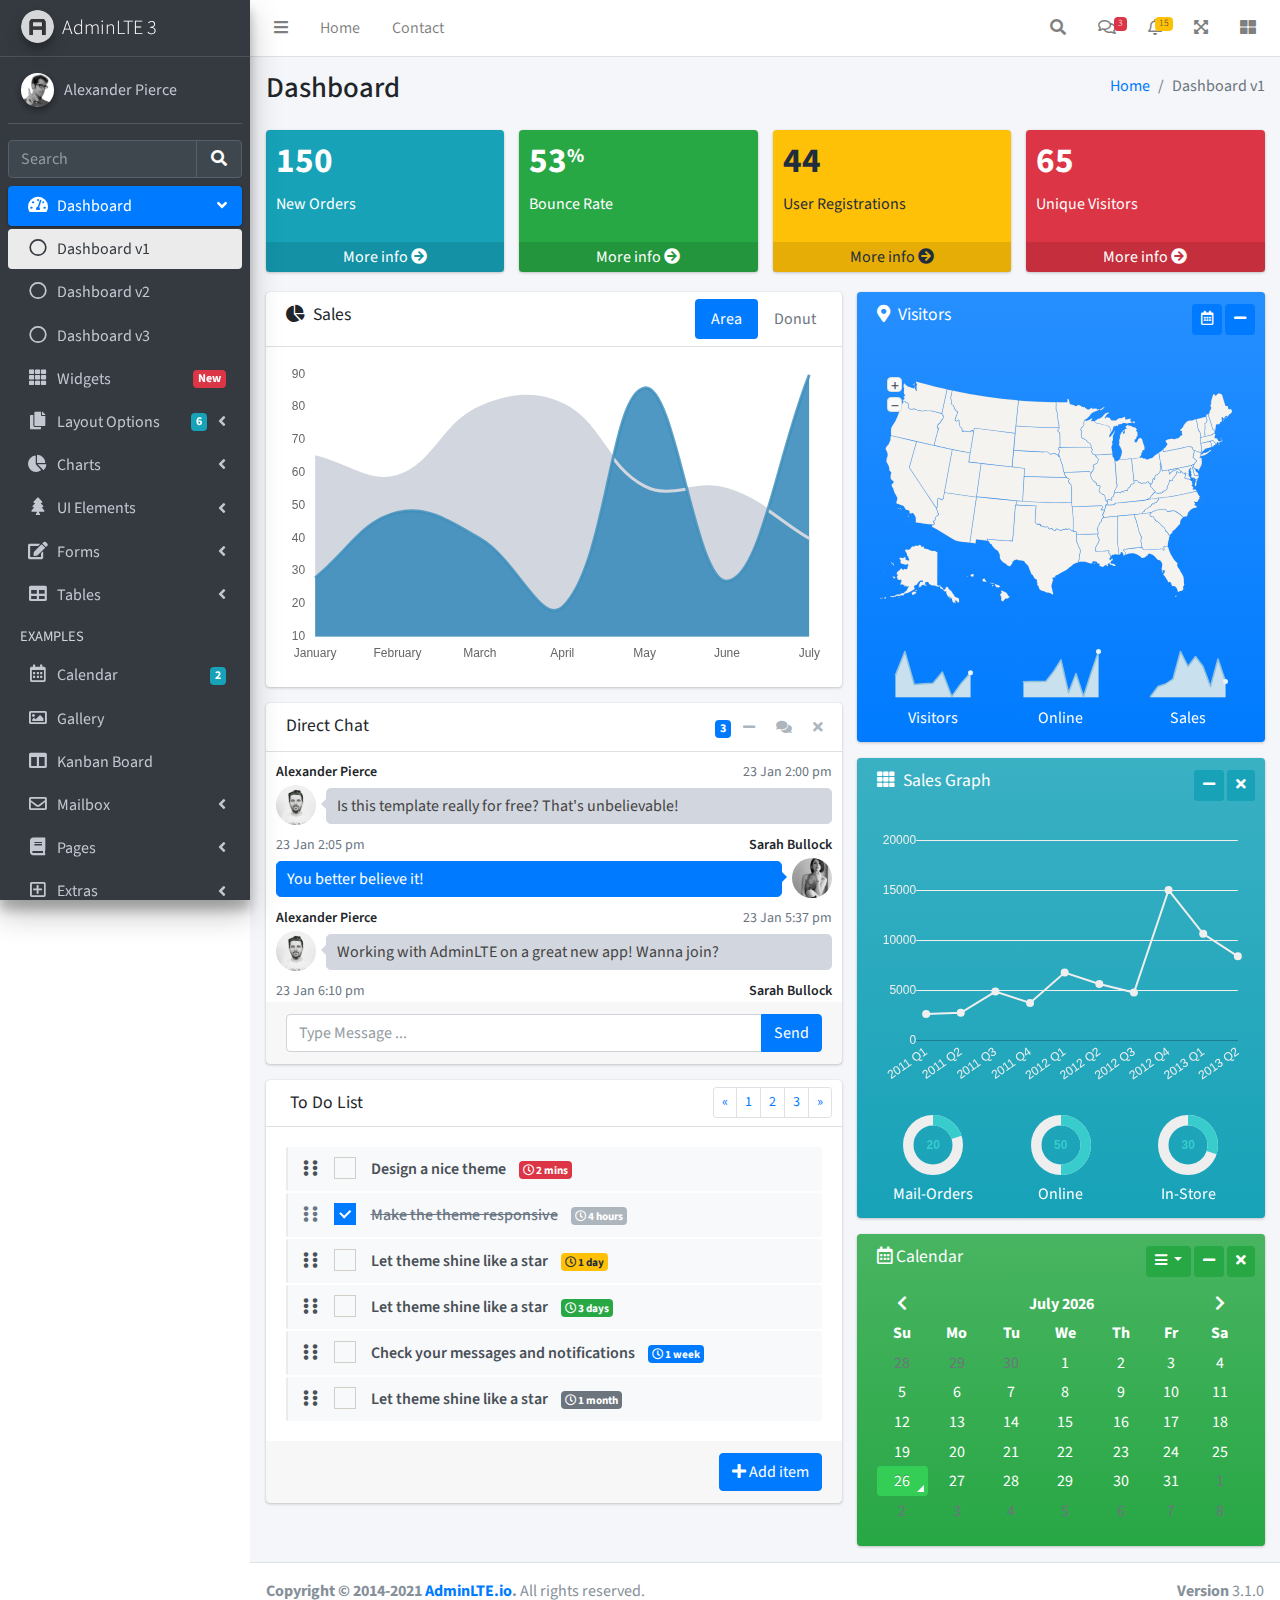
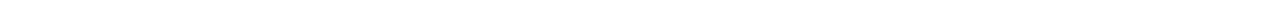
<file: plantilla/index.html>
<!DOCTYPE html>
<html lang="en">
<head>
  <meta charset="utf-8">
  <meta name="viewport" content="width=device-width, initial-scale=1">
  <title>AdminLTE 3 | Dashboard</title>

  <!-- Google Font: Source Sans Pro -->
  <link rel="stylesheet" href="https://fonts.googleapis.com/css?family=Source+Sans+Pro:300,400,400i,700&display=fallback">
  <!-- Font Awesome -->
  <link rel="stylesheet" href="plugins/fontawesome-free/css/all.min.css">
  <!-- Ionicons -->
  <link rel="stylesheet" href="https://code.ionicframework.com/ionicons/2.0.1/css/ionicons.min.css">
  <!-- Tempusdominus Bootstrap 4 -->
  <link rel="stylesheet" href="plugins/tempusdominus-bootstrap-4/css/tempusdominus-bootstrap-4.min.css">
  <!-- iCheck -->
  <link rel="stylesheet" href="plugins/icheck-bootstrap/icheck-bootstrap.min.css">
  <!-- JQVMap -->
  <link rel="stylesheet" href="plugins/jqvmap/jqvmap.min.css">
  <!-- Theme style -->
  <link rel="stylesheet" href="dist/css/adminlte.min.css">
  <!-- overlayScrollbars -->
  <link rel="stylesheet" href="plugins/overlayScrollbars/css/OverlayScrollbars.min.css">
  <!-- Daterange picker -->
  <link rel="stylesheet" href="plugins/daterangepicker/daterangepicker.css">
  <!-- summernote -->
  <link rel="stylesheet" href="plugins/summernote/summernote-bs4.min.css">
</head>
<body class="hold-transition sidebar-mini layout-fixed">
<div class="wrapper">

  <!-- Preloader -->
  <div class="preloader flex-column justify-content-center align-items-center">
    <img class="animation__shake" src="dist/img/AdminLTELogo.png" alt="AdminLTELogo" height="60" width="60">
  </div>

  <!-- Navbar -->
  <nav class="main-header navbar navbar-expand navbar-white navbar-light">
    <!-- Left navbar links -->
    <ul class="navbar-nav">
      <li class="nav-item">
        <a class="nav-link" data-widget="pushmenu" href="#" role="button"><i class="fas fa-bars"></i></a>
      </li>
      <li class="nav-item d-none d-sm-inline-block">
        <a href="index3.html" class="nav-link">Home</a>
      </li>
      <li class="nav-item d-none d-sm-inline-block">
        <a href="#" class="nav-link">Contact</a>
      </li>
    </ul>

    <!-- Right navbar links -->
    <ul class="navbar-nav ml-auto">
      <!-- Navbar Search -->
      <li class="nav-item">
        <a class="nav-link" data-widget="navbar-search" href="#" role="button">
          <i class="fas fa-search"></i>
        </a>
        <div class="navbar-search-block">
          <form class="form-inline">
            <div class="input-group input-group-sm">
              <input class="form-control form-control-navbar" type="search" placeholder="Search" aria-label="Search">
              <div class="input-group-append">
                <button class="btn btn-navbar" type="submit">
                  <i class="fas fa-search"></i>
                </button>
                <button class="btn btn-navbar" type="button" data-widget="navbar-search">
                  <i class="fas fa-times"></i>
                </button>
              </div>
            </div>
          </form>
        </div>
      </li>

      <!-- Messages Dropdown Menu -->
      <li class="nav-item dropdown">
        <a class="nav-link" data-toggle="dropdown" href="#">
          <i class="far fa-comments"></i>
          <span class="badge badge-danger navbar-badge">3</span>
        </a>
        <div class="dropdown-menu dropdown-menu-lg dropdown-menu-right">
          <a href="#" class="dropdown-item">
            <!-- Message Start -->
            <div class="media">
              <img src="dist/img/user1-128x128.jpg" alt="User Avatar" class="img-size-50 mr-3 img-circle">
              <div class="media-body">
                <h3 class="dropdown-item-title">
                  Brad Diesel
                  <span class="float-right text-sm text-danger"><i class="fas fa-star"></i></span>
                </h3>
                <p class="text-sm">Call me whenever you can...</p>
                <p class="text-sm text-muted"><i class="far fa-clock mr-1"></i> 4 Hours Ago</p>
              </div>
            </div>
            <!-- Message End -->
          </a>
          <div class="dropdown-divider"></div>
          <a href="#" class="dropdown-item">
            <!-- Message Start -->
            <div class="media">
              <img src="dist/img/user8-128x128.jpg" alt="User Avatar" class="img-size-50 img-circle mr-3">
              <div class="media-body">
                <h3 class="dropdown-item-title">
                  John Pierce
                  <span class="float-right text-sm text-muted"><i class="fas fa-star"></i></span>
                </h3>
                <p class="text-sm">I got your message bro</p>
                <p class="text-sm text-muted"><i class="far fa-clock mr-1"></i> 4 Hours Ago</p>
              </div>
            </div>
            <!-- Message End -->
          </a>
          <div class="dropdown-divider"></div>
          <a href="#" class="dropdown-item">
            <!-- Message Start -->
            <div class="media">
              <img src="dist/img/user3-128x128.jpg" alt="User Avatar" class="img-size-50 img-circle mr-3">
              <div class="media-body">
                <h3 class="dropdown-item-title">
                  Nora Silvester
                  <span class="float-right text-sm text-warning"><i class="fas fa-star"></i></span>
                </h3>
                <p class="text-sm">The subject goes here</p>
                <p class="text-sm text-muted"><i class="far fa-clock mr-1"></i> 4 Hours Ago</p>
              </div>
            </div>
            <!-- Message End -->
          </a>
          <div class="dropdown-divider"></div>
          <a href="#" class="dropdown-item dropdown-footer">See All Messages</a>
        </div>
      </li>
      <!-- Notifications Dropdown Menu -->
      <li class="nav-item dropdown">
        <a class="nav-link" data-toggle="dropdown" href="#">
          <i class="far fa-bell"></i>
          <span class="badge badge-warning navbar-badge">15</span>
        </a>
        <div class="dropdown-menu dropdown-menu-lg dropdown-menu-right">
          <span class="dropdown-item dropdown-header">15 Notifications</span>
          <div class="dropdown-divider"></div>
          <a href="#" class="dropdown-item">
            <i class="fas fa-envelope mr-2"></i> 4 new messages
            <span class="float-right text-muted text-sm">3 mins</span>
          </a>
          <div class="dropdown-divider"></div>
          <a href="#" class="dropdown-item">
            <i class="fas fa-users mr-2"></i> 8 friend requests
            <span class="float-right text-muted text-sm">12 hours</span>
          </a>
          <div class="dropdown-divider"></div>
          <a href="#" class="dropdown-item">
            <i class="fas fa-file mr-2"></i> 3 new reports
            <span class="float-right text-muted text-sm">2 days</span>
          </a>
          <div class="dropdown-divider"></div>
          <a href="#" class="dropdown-item dropdown-footer">See All Notifications</a>
        </div>
      </li>
      <li class="nav-item">
        <a class="nav-link" data-widget="fullscreen" href="#" role="button">
          <i class="fas fa-expand-arrows-alt"></i>
        </a>
      </li>
      <li class="nav-item">
        <a class="nav-link" data-widget="control-sidebar" data-slide="true" href="#" role="button">
          <i class="fas fa-th-large"></i>
        </a>
      </li>
    </ul>
  </nav>
  <!-- /.navbar -->

  <!-- Main Sidebar Container -->
  <aside class="main-sidebar sidebar-dark-primary elevation-4">
    <!-- Brand Logo -->
    <a href="index3.html" class="brand-link">
      <img src="dist/img/AdminLTELogo.png" alt="AdminLTE Logo" class="brand-image img-circle elevation-3" style="opacity: .8">
      <span class="brand-text font-weight-light">AdminLTE 3</span>
    </a>

    <!-- Sidebar -->
    <div class="sidebar">
      <!-- Sidebar user panel (optional) -->
      <div class="user-panel mt-3 pb-3 mb-3 d-flex">
        <div class="image">
          <img src="dist/img/user2-160x160.jpg" class="img-circle elevation-2" alt="User Image">
        </div>
        <div class="info">
          <a href="#" class="d-block">Alexander Pierce</a>
        </div>
      </div>

      <!-- SidebarSearch Form -->
      <div class="form-inline">
        <div class="input-group" data-widget="sidebar-search">
          <input class="form-control form-control-sidebar" type="search" placeholder="Search" aria-label="Search">
          <div class="input-group-append">
            <button class="btn btn-sidebar">
              <i class="fas fa-search fa-fw"></i>
            </button>
          </div>
        </div>
      </div>

      <!-- Sidebar Menu -->
      <nav class="mt-2">
        <ul class="nav nav-pills nav-sidebar flex-column" data-widget="treeview" role="menu" data-accordion="false">
          <!-- Add icons to the links using the .nav-icon class
               with font-awesome or any other icon font library -->
          <li class="nav-item menu-open">
            <a href="#" class="nav-link active">
              <i class="nav-icon fas fa-tachometer-alt"></i>
              <p>
                Dashboard
                <i class="right fas fa-angle-left"></i>
              </p>
            </a>
            <ul class="nav nav-treeview">
              <li class="nav-item">
                <a href="./index.html" class="nav-link active">
                  <i class="far fa-circle nav-icon"></i>
                  <p>Dashboard v1</p>
                </a>
              </li>
              <li class="nav-item">
                <a href="./index2.html" class="nav-link">
                  <i class="far fa-circle nav-icon"></i>
                  <p>Dashboard v2</p>
                </a>
              </li>
              <li class="nav-item">
                <a href="./index3.html" class="nav-link">
                  <i class="far fa-circle nav-icon"></i>
                  <p>Dashboard v3</p>
                </a>
              </li>
            </ul>
          </li>
          <li class="nav-item">
            <a href="pages/widgets.html" class="nav-link">
              <i class="nav-icon fas fa-th"></i>
              <p>
                Widgets
                <span class="right badge badge-danger">New</span>
              </p>
            </a>
          </li>
          <li class="nav-item">
            <a href="#" class="nav-link">
              <i class="nav-icon fas fa-copy"></i>
              <p>
                Layout Options
                <i class="fas fa-angle-left right"></i>
                <span class="badge badge-info right">6</span>
              </p>
            </a>
            <ul class="nav nav-treeview">
              <li class="nav-item">
                <a href="pages/layout/top-nav.html" class="nav-link">
                  <i class="far fa-circle nav-icon"></i>
                  <p>Top Navigation</p>
                </a>
              </li>
              <li class="nav-item">
                <a href="pages/layout/top-nav-sidebar.html" class="nav-link">
                  <i class="far fa-circle nav-icon"></i>
                  <p>Top Navigation + Sidebar</p>
                </a>
              </li>
              <li class="nav-item">
                <a href="pages/layout/boxed.html" class="nav-link">
                  <i class="far fa-circle nav-icon"></i>
                  <p>Boxed</p>
                </a>
              </li>
              <li class="nav-item">
                <a href="pages/layout/fixed-sidebar.html" class="nav-link">
                  <i class="far fa-circle nav-icon"></i>
                  <p>Fixed Sidebar</p>
                </a>
              </li>
              <li class="nav-item">
                <a href="pages/layout/fixed-sidebar-custom.html" class="nav-link">
                  <i class="far fa-circle nav-icon"></i>
                  <p>Fixed Sidebar <small>+ Custom Area</small></p>
                </a>
              </li>
              <li class="nav-item">
                <a href="pages/layout/fixed-topnav.html" class="nav-link">
                  <i class="far fa-circle nav-icon"></i>
                  <p>Fixed Navbar</p>
                </a>
              </li>
              <li class="nav-item">
                <a href="pages/layout/fixed-footer.html" class="nav-link">
                  <i class="far fa-circle nav-icon"></i>
                  <p>Fixed Footer</p>
                </a>
              </li>
              <li class="nav-item">
                <a href="pages/layout/collapsed-sidebar.html" class="nav-link">
                  <i class="far fa-circle nav-icon"></i>
                  <p>Collapsed Sidebar</p>
                </a>
              </li>
            </ul>
          </li>
          <li class="nav-item">
            <a href="#" class="nav-link">
              <i class="nav-icon fas fa-chart-pie"></i>
              <p>
                Charts
                <i class="right fas fa-angle-left"></i>
              </p>
            </a>
            <ul class="nav nav-treeview">
              <li class="nav-item">
                <a href="pages/charts/chartjs.html" class="nav-link">
                  <i class="far fa-circle nav-icon"></i>
                  <p>ChartJS</p>
                </a>
              </li>
              <li class="nav-item">
                <a href="pages/charts/flot.html" class="nav-link">
                  <i class="far fa-circle nav-icon"></i>
                  <p>Flot</p>
                </a>
              </li>
              <li class="nav-item">
                <a href="pages/charts/inline.html" class="nav-link">
                  <i class="far fa-circle nav-icon"></i>
                  <p>Inline</p>
                </a>
              </li>
              <li class="nav-item">
                <a href="pages/charts/uplot.html" class="nav-link">
                  <i class="far fa-circle nav-icon"></i>
                  <p>uPlot</p>
                </a>
              </li>
            </ul>
          </li>
          <li class="nav-item">
            <a href="#" class="nav-link">
              <i class="nav-icon fas fa-tree"></i>
              <p>
                UI Elements
                <i class="fas fa-angle-left right"></i>
              </p>
            </a>
            <ul class="nav nav-treeview">
              <li class="nav-item">
                <a href="pages/UI/general.html" class="nav-link">
                  <i class="far fa-circle nav-icon"></i>
                  <p>General</p>
                </a>
              </li>
              <li class="nav-item">
                <a href="pages/UI/icons.html" class="nav-link">
                  <i class="far fa-circle nav-icon"></i>
                  <p>Icons</p>
                </a>
              </li>
              <li class="nav-item">
                <a href="pages/UI/buttons.html" class="nav-link">
                  <i class="far fa-circle nav-icon"></i>
                  <p>Buttons</p>
                </a>
              </li>
              <li class="nav-item">
                <a href="pages/UI/sliders.html" class="nav-link">
                  <i class="far fa-circle nav-icon"></i>
                  <p>Sliders</p>
                </a>
              </li>
              <li class="nav-item">
                <a href="pages/UI/modals.html" class="nav-link">
                  <i class="far fa-circle nav-icon"></i>
                  <p>Modals & Alerts</p>
                </a>
              </li>
              <li class="nav-item">
                <a href="pages/UI/navbar.html" class="nav-link">
                  <i class="far fa-circle nav-icon"></i>
                  <p>Navbar & Tabs</p>
                </a>
              </li>
              <li class="nav-item">
                <a href="pages/UI/timeline.html" class="nav-link">
                  <i class="far fa-circle nav-icon"></i>
                  <p>Timeline</p>
                </a>
              </li>
              <li class="nav-item">
                <a href="pages/UI/ribbons.html" class="nav-link">
                  <i class="far fa-circle nav-icon"></i>
                  <p>Ribbons</p>
                </a>
              </li>
            </ul>
          </li>
          <li class="nav-item">
            <a href="#" class="nav-link">
              <i class="nav-icon fas fa-edit"></i>
              <p>
                Forms
                <i class="fas fa-angle-left right"></i>
              </p>
            </a>
            <ul class="nav nav-treeview">
              <li class="nav-item">
                <a href="pages/forms/general.html" class="nav-link">
                  <i class="far fa-circle nav-icon"></i>
                  <p>General Elements</p>
                </a>
              </li>
              <li class="nav-item">
                <a href="pages/forms/advanced.html" class="nav-link">
                  <i class="far fa-circle nav-icon"></i>
                  <p>Advanced Elements</p>
                </a>
              </li>
              <li class="nav-item">
                <a href="pages/forms/editors.html" class="nav-link">
                  <i class="far fa-circle nav-icon"></i>
                  <p>Editors</p>
                </a>
              </li>
              <li class="nav-item">
                <a href="pages/forms/validation.html" class="nav-link">
                  <i class="far fa-circle nav-icon"></i>
                  <p>Validation</p>
                </a>
              </li>
            </ul>
          </li>
          <li class="nav-item">
            <a href="#" class="nav-link">
              <i class="nav-icon fas fa-table"></i>
              <p>
                Tables
                <i class="fas fa-angle-left right"></i>
              </p>
            </a>
            <ul class="nav nav-treeview">
              <li class="nav-item">
                <a href="pages/tables/simple.html" class="nav-link">
                  <i class="far fa-circle nav-icon"></i>
                  <p>Simple Tables</p>
                </a>
              </li>
              <li class="nav-item">
                <a href="pages/tables/data.html" class="nav-link">
                  <i class="far fa-circle nav-icon"></i>
                  <p>DataTables</p>
                </a>
              </li>
              <li class="nav-item">
                <a href="pages/tables/jsgrid.html" class="nav-link">
                  <i class="far fa-circle nav-icon"></i>
                  <p>jsGrid</p>
                </a>
              </li>
            </ul>
          </li>
          <li class="nav-header">EXAMPLES</li>
          <li class="nav-item">
            <a href="pages/calendar.html" class="nav-link">
              <i class="nav-icon far fa-calendar-alt"></i>
              <p>
                Calendar
                <span class="badge badge-info right">2</span>
              </p>
            </a>
          </li>
          <li class="nav-item">
            <a href="pages/gallery.html" class="nav-link">
              <i class="nav-icon far fa-image"></i>
              <p>
                Gallery
              </p>
            </a>
          </li>
          <li class="nav-item">
            <a href="pages/kanban.html" class="nav-link">
              <i class="nav-icon fas fa-columns"></i>
              <p>
                Kanban Board
              </p>
            </a>
          </li>
          <li class="nav-item">
            <a href="#" class="nav-link">
              <i class="nav-icon far fa-envelope"></i>
              <p>
                Mailbox
                <i class="fas fa-angle-left right"></i>
              </p>
            </a>
            <ul class="nav nav-treeview">
              <li class="nav-item">
                <a href="pages/mailbox/mailbox.html" class="nav-link">
                  <i class="far fa-circle nav-icon"></i>
                  <p>Inbox</p>
                </a>
              </li>
              <li class="nav-item">
                <a href="pages/mailbox/compose.html" class="nav-link">
                  <i class="far fa-circle nav-icon"></i>
                  <p>Compose</p>
                </a>
              </li>
              <li class="nav-item">
                <a href="pages/mailbox/read-mail.html" class="nav-link">
                  <i class="far fa-circle nav-icon"></i>
                  <p>Read</p>
                </a>
              </li>
            </ul>
          </li>
          <li class="nav-item">
            <a href="#" class="nav-link">
              <i class="nav-icon fas fa-book"></i>
              <p>
                Pages
                <i class="fas fa-angle-left right"></i>
              </p>
            </a>
            <ul class="nav nav-treeview">
              <li class="nav-item">
                <a href="pages/examples/invoice.html" class="nav-link">
                  <i class="far fa-circle nav-icon"></i>
                  <p>Invoice</p>
                </a>
              </li>
              <li class="nav-item">
                <a href="pages/examples/profile.html" class="nav-link">
                  <i class="far fa-circle nav-icon"></i>
                  <p>Profile</p>
                </a>
              </li>
              <li class="nav-item">
                <a href="pages/examples/e-commerce.html" class="nav-link">
                  <i class="far fa-circle nav-icon"></i>
                  <p>E-commerce</p>
                </a>
              </li>
              <li class="nav-item">
                <a href="pages/examples/projects.html" class="nav-link">
                  <i class="far fa-circle nav-icon"></i>
                  <p>Projects</p>
                </a>
              </li>
              <li class="nav-item">
                <a href="pages/examples/project-add.html" class="nav-link">
                  <i class="far fa-circle nav-icon"></i>
                  <p>Project Add</p>
                </a>
              </li>
              <li class="nav-item">
                <a href="pages/examples/project-edit.html" class="nav-link">
                  <i class="far fa-circle nav-icon"></i>
                  <p>Project Edit</p>
                </a>
              </li>
              <li class="nav-item">
                <a href="pages/examples/project-detail.html" class="nav-link">
                  <i class="far fa-circle nav-icon"></i>
                  <p>Project Detail</p>
                </a>
              </li>
              <li class="nav-item">
                <a href="pages/examples/contacts.html" class="nav-link">
                  <i class="far fa-circle nav-icon"></i>
                  <p>Contacts</p>
                </a>
              </li>
              <li class="nav-item">
                <a href="pages/examples/faq.html" class="nav-link">
                  <i class="far fa-circle nav-icon"></i>
                  <p>FAQ</p>
                </a>
              </li>
              <li class="nav-item">
                <a href="pages/examples/contact-us.html" class="nav-link">
                  <i class="far fa-circle nav-icon"></i>
                  <p>Contact us</p>
                </a>
              </li>
            </ul>
          </li>
          <li class="nav-item">
            <a href="#" class="nav-link">
              <i class="nav-icon far fa-plus-square"></i>
              <p>
                Extras
                <i class="fas fa-angle-left right"></i>
              </p>
            </a>
            <ul class="nav nav-treeview">
              <li class="nav-item">
                <a href="#" class="nav-link">
                  <i class="far fa-circle nav-icon"></i>
                  <p>
                    Login & Register v1
                    <i class="fas fa-angle-left right"></i>
                  </p>
                </a>
                <ul class="nav nav-treeview">
                  <li class="nav-item">
                    <a href="pages/examples/login.html" class="nav-link">
                      <i class="far fa-circle nav-icon"></i>
                      <p>Login v1</p>
                    </a>
                  </li>
                  <li class="nav-item">
                    <a href="pages/examples/register.html" class="nav-link">
                      <i class="far fa-circle nav-icon"></i>
                      <p>Register v1</p>
                    </a>
                  </li>
                  <li class="nav-item">
                    <a href="pages/examples/forgot-password.html" class="nav-link">
                      <i class="far fa-circle nav-icon"></i>
                      <p>Forgot Password v1</p>
                    </a>
                  </li>
                  <li class="nav-item">
                    <a href="pages/examples/recover-password.html" class="nav-link">
                      <i class="far fa-circle nav-icon"></i>
                      <p>Recover Password v1</p>
                    </a>
                  </li>
                </ul>
              </li>
              <li class="nav-item">
                <a href="#" class="nav-link">
                  <i class="far fa-circle nav-icon"></i>
                  <p>
                    Login & Register v2
                    <i class="fas fa-angle-left right"></i>
                  </p>
                </a>
                <ul class="nav nav-treeview">
                  <li class="nav-item">
                    <a href="pages/examples/login-v2.html" class="nav-link">
                      <i class="far fa-circle nav-icon"></i>
                      <p>Login v2</p>
                    </a>
                  </li>
                  <li class="nav-item">
                    <a href="pages/examples/register-v2.html" class="nav-link">
                      <i class="far fa-circle nav-icon"></i>
                      <p>Register v2</p>
                    </a>
                  </li>
                  <li class="nav-item">
                    <a href="pages/examples/forgot-password-v2.html" class="nav-link">
                      <i class="far fa-circle nav-icon"></i>
                      <p>Forgot Password v2</p>
                    </a>
                  </li>
                  <li class="nav-item">
                    <a href="pages/examples/recover-password-v2.html" class="nav-link">
                      <i class="far fa-circle nav-icon"></i>
                      <p>Recover Password v2</p>
                    </a>
                  </li>
                </ul>
              </li>
              <li class="nav-item">
                <a href="pages/examples/lockscreen.html" class="nav-link">
                  <i class="far fa-circle nav-icon"></i>
                  <p>Lockscreen</p>
                </a>
              </li>
              <li class="nav-item">
                <a href="pages/examples/legacy-user-menu.html" class="nav-link">
                  <i class="far fa-circle nav-icon"></i>
                  <p>Legacy User Menu</p>
                </a>
              </li>
              <li class="nav-item">
                <a href="pages/examples/language-menu.html" class="nav-link">
                  <i class="far fa-circle nav-icon"></i>
                  <p>Language Menu</p>
                </a>
              </li>
              <li class="nav-item">
                <a href="pages/examples/404.html" class="nav-link">
                  <i class="far fa-circle nav-icon"></i>
                  <p>Error 404</p>
                </a>
              </li>
              <li class="nav-item">
                <a href="pages/examples/500.html" class="nav-link">
                  <i class="far fa-circle nav-icon"></i>
                  <p>Error 500</p>
                </a>
              </li>
              <li class="nav-item">
                <a href="pages/examples/pace.html" class="nav-link">
                  <i class="far fa-circle nav-icon"></i>
                  <p>Pace</p>
                </a>
              </li>
              <li class="nav-item">
                <a href="pages/examples/blank.html" class="nav-link">
                  <i class="far fa-circle nav-icon"></i>
                  <p>Blank Page</p>
                </a>
              </li>
              <li class="nav-item">
                <a href="starter.html" class="nav-link">
                  <i class="far fa-circle nav-icon"></i>
                  <p>Starter Page</p>
                </a>
              </li>
            </ul>
          </li>
          <li class="nav-item">
            <a href="#" class="nav-link">
              <i class="nav-icon fas fa-search"></i>
              <p>
                Search
                <i class="fas fa-angle-left right"></i>
              </p>
            </a>
            <ul class="nav nav-treeview">
              <li class="nav-item">
                <a href="pages/search/simple.html" class="nav-link">
                  <i class="far fa-circle nav-icon"></i>
                  <p>Simple Search</p>
                </a>
              </li>
              <li class="nav-item">
                <a href="pages/search/enhanced.html" class="nav-link">
                  <i class="far fa-circle nav-icon"></i>
                  <p>Enhanced</p>
                </a>
              </li>
            </ul>
          </li>
          <li class="nav-header">MISCELLANEOUS</li>
          <li class="nav-item">
            <a href="iframe.html" class="nav-link">
              <i class="nav-icon fas fa-ellipsis-h"></i>
              <p>Tabbed IFrame Plugin</p>
            </a>
          </li>
          <li class="nav-item">
            <a href="https://adminlte.io/docs/3.1/" class="nav-link">
              <i class="nav-icon fas fa-file"></i>
              <p>Documentation</p>
            </a>
          </li>
          <li class="nav-header">MULTI LEVEL EXAMPLE</li>
          <li class="nav-item">
            <a href="#" class="nav-link">
              <i class="fas fa-circle nav-icon"></i>
              <p>Level 1</p>
            </a>
          </li>
          <li class="nav-item">
            <a href="#" class="nav-link">
              <i class="nav-icon fas fa-circle"></i>
              <p>
                Level 1
                <i class="right fas fa-angle-left"></i>
              </p>
            </a>
            <ul class="nav nav-treeview">
              <li class="nav-item">
                <a href="#" class="nav-link">
                  <i class="far fa-circle nav-icon"></i>
                  <p>Level 2</p>
                </a>
              </li>
              <li class="nav-item">
                <a href="#" class="nav-link">
                  <i class="far fa-circle nav-icon"></i>
                  <p>
                    Level 2
                    <i class="right fas fa-angle-left"></i>
                  </p>
                </a>
                <ul class="nav nav-treeview">
                  <li class="nav-item">
                    <a href="#" class="nav-link">
                      <i class="far fa-dot-circle nav-icon"></i>
                      <p>Level 3</p>
                    </a>
                  </li>
                  <li class="nav-item">
                    <a href="#" class="nav-link">
                      <i class="far fa-dot-circle nav-icon"></i>
                      <p>Level 3</p>
                    </a>
                  </li>
                  <li class="nav-item">
                    <a href="#" class="nav-link">
                      <i class="far fa-dot-circle nav-icon"></i>
                      <p>Level 3</p>
                    </a>
                  </li>
                </ul>
              </li>
              <li class="nav-item">
                <a href="#" class="nav-link">
                  <i class="far fa-circle nav-icon"></i>
                  <p>Level 2</p>
                </a>
              </li>
            </ul>
          </li>
          <li class="nav-item">
            <a href="#" class="nav-link">
              <i class="fas fa-circle nav-icon"></i>
              <p>Level 1</p>
            </a>
          </li>
          <li class="nav-header">LABELS</li>
          <li class="nav-item">
            <a href="#" class="nav-link">
              <i class="nav-icon far fa-circle text-danger"></i>
              <p class="text">Important</p>
            </a>
          </li>
          <li class="nav-item">
            <a href="#" class="nav-link">
              <i class="nav-icon far fa-circle text-warning"></i>
              <p>Warning</p>
            </a>
          </li>
          <li class="nav-item">
            <a href="#" class="nav-link">
              <i class="nav-icon far fa-circle text-info"></i>
              <p>Informational</p>
            </a>
          </li>
        </ul>
      </nav>
      <!-- /.sidebar-menu -->
    </div>
    <!-- /.sidebar -->
  </aside>

  <!-- Content Wrapper. Contains page content -->
  <div class="content-wrapper">
    <!-- Content Header (Page header) -->
    <div class="content-header">
      <div class="container-fluid">
        <div class="row mb-2">
          <div class="col-sm-6">
            <h1 class="m-0">Dashboard</h1>
          </div><!-- /.col -->
          <div class="col-sm-6">
            <ol class="breadcrumb float-sm-right">
              <li class="breadcrumb-item"><a href="#">Home</a></li>
              <li class="breadcrumb-item active">Dashboard v1</li>
            </ol>
          </div><!-- /.col -->
        </div><!-- /.row -->
      </div><!-- /.container-fluid -->
    </div>
    <!-- /.content-header -->

    <!-- Main content -->
    <section class="content">
      <div class="container-fluid">
        <!-- Small boxes (Stat box) -->
        <div class="row">
          <div class="col-lg-3 col-6">
            <!-- small box -->
            <div class="small-box bg-info">
              <div class="inner">
                <h3>150</h3>

                <p>New Orders</p>
              </div>
              <div class="icon">
                <i class="ion ion-bag"></i>
              </div>
              <a href="#" class="small-box-footer">More info <i class="fas fa-arrow-circle-right"></i></a>
            </div>
          </div>
          <!-- ./col -->
          <div class="col-lg-3 col-6">
            <!-- small box -->
            <div class="small-box bg-success">
              <div class="inner">
                <h3>53<sup style="font-size: 20px">%</sup></h3>

                <p>Bounce Rate</p>
              </div>
              <div class="icon">
                <i class="ion ion-stats-bars"></i>
              </div>
              <a href="#" class="small-box-footer">More info <i class="fas fa-arrow-circle-right"></i></a>
            </div>
          </div>
          <!-- ./col -->
          <div class="col-lg-3 col-6">
            <!-- small box -->
            <div class="small-box bg-warning">
              <div class="inner">
                <h3>44</h3>

                <p>User Registrations</p>
              </div>
              <div class="icon">
                <i class="ion ion-person-add"></i>
              </div>
              <a href="#" class="small-box-footer">More info <i class="fas fa-arrow-circle-right"></i></a>
            </div>
          </div>
          <!-- ./col -->
          <div class="col-lg-3 col-6">
            <!-- small box -->
            <div class="small-box bg-danger">
              <div class="inner">
                <h3>65</h3>

                <p>Unique Visitors</p>
              </div>
              <div class="icon">
                <i class="ion ion-pie-graph"></i>
              </div>
              <a href="#" class="small-box-footer">More info <i class="fas fa-arrow-circle-right"></i></a>
            </div>
          </div>
          <!-- ./col -->
        </div>
        <!-- /.row -->
        <!-- Main row -->
        <div class="row">
          <!-- Left col -->
          <section class="col-lg-7 connectedSortable">
            <!-- Custom tabs (Charts with tabs)-->
            <div class="card">
              <div class="card-header">
                <h3 class="card-title">
                  <i class="fas fa-chart-pie mr-1"></i>
                  Sales
                </h3>
                <div class="card-tools">
                  <ul class="nav nav-pills ml-auto">
                    <li class="nav-item">
                      <a class="nav-link active" href="#revenue-chart" data-toggle="tab">Area</a>
                    </li>
                    <li class="nav-item">
                      <a class="nav-link" href="#sales-chart" data-toggle="tab">Donut</a>
                    </li>
                  </ul>
                </div>
              </div><!-- /.card-header -->
              <div class="card-body">
                <div class="tab-content p-0">
                  <!-- Morris chart - Sales -->
                  <div class="chart tab-pane active" id="revenue-chart"
                       style="position: relative; height: 300px;">
                      <canvas id="revenue-chart-canvas" height="300" style="height: 300px;"></canvas>
                   </div>
                  <div class="chart tab-pane" id="sales-chart" style="position: relative; height: 300px;">
                    <canvas id="sales-chart-canvas" height="300" style="height: 300px;"></canvas>
                  </div>
                </div>
              </div><!-- /.card-body -->
            </div>
            <!-- /.card -->

            <!-- DIRECT CHAT -->
            <div class="card direct-chat direct-chat-primary">
              <div class="card-header">
                <h3 class="card-title">Direct Chat</h3>

                <div class="card-tools">
                  <span title="3 New Messages" class="badge badge-primary">3</span>
                  <button type="button" class="btn btn-tool" data-card-widget="collapse">
                    <i class="fas fa-minus"></i>
                  </button>
                  <button type="button" class="btn btn-tool" title="Contacts" data-widget="chat-pane-toggle">
                    <i class="fas fa-comments"></i>
                  </button>
                  <button type="button" class="btn btn-tool" data-card-widget="remove">
                    <i class="fas fa-times"></i>
                  </button>
                </div>
              </div>
              <!-- /.card-header -->
              <div class="card-body">
                <!-- Conversations are loaded here -->
                <div class="direct-chat-messages">
                  <!-- Message. Default to the left -->
                  <div class="direct-chat-msg">
                    <div class="direct-chat-infos clearfix">
                      <span class="direct-chat-name float-left">Alexander Pierce</span>
                      <span class="direct-chat-timestamp float-right">23 Jan 2:00 pm</span>
                    </div>
                    <!-- /.direct-chat-infos -->
                    <img class="direct-chat-img" src="dist/img/user1-128x128.jpg" alt="message user image">
                    <!-- /.direct-chat-img -->
                    <div class="direct-chat-text">
                      Is this template really for free? That's unbelievable!
                    </div>
                    <!-- /.direct-chat-text -->
                  </div>
                  <!-- /.direct-chat-msg -->

                  <!-- Message to the right -->
                  <div class="direct-chat-msg right">
                    <div class="direct-chat-infos clearfix">
                      <span class="direct-chat-name float-right">Sarah Bullock</span>
                      <span class="direct-chat-timestamp float-left">23 Jan 2:05 pm</span>
                    </div>
                    <!-- /.direct-chat-infos -->
                    <img class="direct-chat-img" src="dist/img/user3-128x128.jpg" alt="message user image">
                    <!-- /.direct-chat-img -->
                    <div class="direct-chat-text">
                      You better believe it!
                    </div>
                    <!-- /.direct-chat-text -->
                  </div>
                  <!-- /.direct-chat-msg -->

                  <!-- Message. Default to the left -->
                  <div class="direct-chat-msg">
                    <div class="direct-chat-infos clearfix">
                      <span class="direct-chat-name float-left">Alexander Pierce</span>
                      <span class="direct-chat-timestamp float-right">23 Jan 5:37 pm</span>
                    </div>
                    <!-- /.direct-chat-infos -->
                    <img class="direct-chat-img" src="dist/img/user1-128x128.jpg" alt="message user image">
                    <!-- /.direct-chat-img -->
                    <div class="direct-chat-text">
                      Working with AdminLTE on a great new app! Wanna join?
                    </div>
                    <!-- /.direct-chat-text -->
                  </div>
                  <!-- /.direct-chat-msg -->

                  <!-- Message to the right -->
                  <div class="direct-chat-msg right">
                    <div class="direct-chat-infos clearfix">
                      <span class="direct-chat-name float-right">Sarah Bullock</span>
                      <span class="direct-chat-timestamp float-left">23 Jan 6:10 pm</span>
                    </div>
                    <!-- /.direct-chat-infos -->
                    <img class="direct-chat-img" src="dist/img/user3-128x128.jpg" alt="message user image">
                    <!-- /.direct-chat-img -->
                    <div class="direct-chat-text">
                      I would love to.
                    </div>
                    <!-- /.direct-chat-text -->
                  </div>
                  <!-- /.direct-chat-msg -->

                </div>
                <!--/.direct-chat-messages-->

                <!-- Contacts are loaded here -->
                <div class="direct-chat-contacts">
                  <ul class="contacts-list">
                    <li>
                      <a href="#">
                        <img class="contacts-list-img" src="dist/img/user1-128x128.jpg" alt="User Avatar">

                        <div class="contacts-list-info">
                          <span class="contacts-list-name">
                            Count Dracula
                            <small class="contacts-list-date float-right">2/28/2015</small>
                          </span>
                          <span class="contacts-list-msg">How have you been? I was...</span>
                        </div>
                        <!-- /.contacts-list-info -->
                      </a>
                    </li>
                    <!-- End Contact Item -->
                    <li>
                      <a href="#">
                        <img class="contacts-list-img" src="dist/img/user7-128x128.jpg" alt="User Avatar">

                        <div class="contacts-list-info">
                          <span class="contacts-list-name">
                            Sarah Doe
                            <small class="contacts-list-date float-right">2/23/2015</small>
                          </span>
                          <span class="contacts-list-msg">I will be waiting for...</span>
                        </div>
                        <!-- /.contacts-list-info -->
                      </a>
                    </li>
                    <!-- End Contact Item -->
                    <li>
                      <a href="#">
                        <img class="contacts-list-img" src="dist/img/user3-128x128.jpg" alt="User Avatar">

                        <div class="contacts-list-info">
                          <span class="contacts-list-name">
                            Nadia Jolie
                            <small class="contacts-list-date float-right">2/20/2015</small>
                          </span>
                          <span class="contacts-list-msg">I'll call you back at...</span>
                        </div>
                        <!-- /.contacts-list-info -->
                      </a>
                    </li>
                    <!-- End Contact Item -->
                    <li>
                      <a href="#">
                        <img class="contacts-list-img" src="dist/img/user5-128x128.jpg" alt="User Avatar">

                        <div class="contacts-list-info">
                          <span class="contacts-list-name">
                            Nora S. Vans
                            <small class="contacts-list-date float-right">2/10/2015</small>
                          </span>
                          <span class="contacts-list-msg">Where is your new...</span>
                        </div>
                        <!-- /.contacts-list-info -->
                      </a>
                    </li>
                    <!-- End Contact Item -->
                    <li>
                      <a href="#">
                        <img class="contacts-list-img" src="dist/img/user6-128x128.jpg" alt="User Avatar">

                        <div class="contacts-list-info">
                          <span class="contacts-list-name">
                            John K.
                            <small class="contacts-list-date float-right">1/27/2015</small>
                          </span>
                          <span class="contacts-list-msg">Can I take a look at...</span>
                        </div>
                        <!-- /.contacts-list-info -->
                      </a>
                    </li>
                    <!-- End Contact Item -->
                    <li>
                      <a href="#">
                        <img class="contacts-list-img" src="dist/img/user8-128x128.jpg" alt="User Avatar">

                        <div class="contacts-list-info">
                          <span class="contacts-list-name">
                            Kenneth M.
                            <small class="contacts-list-date float-right">1/4/2015</small>
                          </span>
                          <span class="contacts-list-msg">Never mind I found...</span>
                        </div>
                        <!-- /.contacts-list-info -->
                      </a>
                    </li>
                    <!-- End Contact Item -->
                  </ul>
                  <!-- /.contacts-list -->
                </div>
                <!-- /.direct-chat-pane -->
              </div>
              <!-- /.card-body -->
              <div class="card-footer">
                <form action="#" method="post">
                  <div class="input-group">
                    <input type="text" name="message" placeholder="Type Message ..." class="form-control">
                    <span class="input-group-append">
                      <button type="button" class="btn btn-primary">Send</button>
                    </span>
                  </div>
                </form>
              </div>
              <!-- /.card-footer-->
            </div>
            <!--/.direct-chat -->

            <!-- TO DO List -->
            <div class="card">
              <div class="card-header">
                <h3 class="card-title">
                  <i class="ion ion-clipboard mr-1"></i>
                  To Do List
                </h3>

                <div class="card-tools">
                  <ul class="pagination pagination-sm">
                    <li class="page-item"><a href="#" class="page-link">&laquo;</a></li>
                    <li class="page-item"><a href="#" class="page-link">1</a></li>
                    <li class="page-item"><a href="#" class="page-link">2</a></li>
                    <li class="page-item"><a href="#" class="page-link">3</a></li>
                    <li class="page-item"><a href="#" class="page-link">&raquo;</a></li>
                  </ul>
                </div>
              </div>
              <!-- /.card-header -->
              <div class="card-body">
                <ul class="todo-list" data-widget="todo-list">
                  <li>
                    <!-- drag handle -->
                    <span class="handle">
                      <i class="fas fa-ellipsis-v"></i>
                      <i class="fas fa-ellipsis-v"></i>
                    </span>
                    <!-- checkbox -->
                    <div  class="icheck-primary d-inline ml-2">
                      <input type="checkbox" value="" name="todo1" id="todoCheck1">
                      <label for="todoCheck1"></label>
                    </div>
                    <!-- todo text -->
                    <span class="text">Design a nice theme</span>
                    <!-- Emphasis label -->
                    <small class="badge badge-danger"><i class="far fa-clock"></i> 2 mins</small>
                    <!-- General tools such as edit or delete-->
                    <div class="tools">
                      <i class="fas fa-edit"></i>
                      <i class="fas fa-trash-o"></i>
                    </div>
                  </li>
                  <li>
                    <span class="handle">
                      <i class="fas fa-ellipsis-v"></i>
                      <i class="fas fa-ellipsis-v"></i>
                    </span>
                    <div  class="icheck-primary d-inline ml-2">
                      <input type="checkbox" value="" name="todo2" id="todoCheck2" checked>
                      <label for="todoCheck2"></label>
                    </div>
                    <span class="text">Make the theme responsive</span>
                    <small class="badge badge-info"><i class="far fa-clock"></i> 4 hours</small>
                    <div class="tools">
                      <i class="fas fa-edit"></i>
                      <i class="fas fa-trash-o"></i>
                    </div>
                  </li>
                  <li>
                    <span class="handle">
                      <i class="fas fa-ellipsis-v"></i>
                      <i class="fas fa-ellipsis-v"></i>
                    </span>
                    <div  class="icheck-primary d-inline ml-2">
                      <input type="checkbox" value="" name="todo3" id="todoCheck3">
                      <label for="todoCheck3"></label>
                    </div>
                    <span class="text">Let theme shine like a star</span>
                    <small class="badge badge-warning"><i class="far fa-clock"></i> 1 day</small>
                    <div class="tools">
                      <i class="fas fa-edit"></i>
                      <i class="fas fa-trash-o"></i>
                    </div>
                  </li>
                  <li>
                    <span class="handle">
                      <i class="fas fa-ellipsis-v"></i>
                      <i class="fas fa-ellipsis-v"></i>
                    </span>
                    <div  class="icheck-primary d-inline ml-2">
                      <input type="checkbox" value="" name="todo4" id="todoCheck4">
                      <label for="todoCheck4"></label>
                    </div>
                    <span class="text">Let theme shine like a star</span>
                    <small class="badge badge-success"><i class="far fa-clock"></i> 3 days</small>
                    <div class="tools">
                      <i class="fas fa-edit"></i>
                      <i class="fas fa-trash-o"></i>
                    </div>
                  </li>
                  <li>
                    <span class="handle">
                      <i class="fas fa-ellipsis-v"></i>
                      <i class="fas fa-ellipsis-v"></i>
                    </span>
                    <div  class="icheck-primary d-inline ml-2">
                      <input type="checkbox" value="" name="todo5" id="todoCheck5">
                      <label for="todoCheck5"></label>
                    </div>
                    <span class="text">Check your messages and notifications</span>
                    <small class="badge badge-primary"><i class="far fa-clock"></i> 1 week</small>
                    <div class="tools">
                      <i class="fas fa-edit"></i>
                      <i class="fas fa-trash-o"></i>
                    </div>
                  </li>
                  <li>
                    <span class="handle">
                      <i class="fas fa-ellipsis-v"></i>
                      <i class="fas fa-ellipsis-v"></i>
                    </span>
                    <div  class="icheck-primary d-inline ml-2">
                      <input type="checkbox" value="" name="todo6" id="todoCheck6">
                      <label for="todoCheck6"></label>
                    </div>
                    <span class="text">Let theme shine like a star</span>
                    <small class="badge badge-secondary"><i class="far fa-clock"></i> 1 month</small>
                    <div class="tools">
                      <i class="fas fa-edit"></i>
                      <i class="fas fa-trash-o"></i>
                    </div>
                  </li>
                </ul>
              </div>
              <!-- /.card-body -->
              <div class="card-footer clearfix">
                <button type="button" class="btn btn-primary float-right"><i class="fas fa-plus"></i> Add item</button>
              </div>
            </div>
            <!-- /.card -->
          </section>
          <!-- /.Left col -->
          <!-- right col (We are only adding the ID to make the widgets sortable)-->
          <section class="col-lg-5 connectedSortable">

            <!-- Map card -->
            <div class="card bg-gradient-primary">
              <div class="card-header border-0">
                <h3 class="card-title">
                  <i class="fas fa-map-marker-alt mr-1"></i>
                  Visitors
                </h3>
                <!-- card tools -->
                <div class="card-tools">
                  <button type="button" class="btn btn-primary btn-sm daterange" title="Date range">
                    <i class="far fa-calendar-alt"></i>
                  </button>
                  <button type="button" class="btn btn-primary btn-sm" data-card-widget="collapse" title="Collapse">
                    <i class="fas fa-minus"></i>
                  </button>
                </div>
                <!-- /.card-tools -->
              </div>
              <div class="card-body">
                <div id="world-map" style="height: 250px; width: 100%;"></div>
              </div>
              <!-- /.card-body-->
              <div class="card-footer bg-transparent">
                <div class="row">
                  <div class="col-4 text-center">
                    <div id="sparkline-1"></div>
                    <div class="text-white">Visitors</div>
                  </div>
                  <!-- ./col -->
                  <div class="col-4 text-center">
                    <div id="sparkline-2"></div>
                    <div class="text-white">Online</div>
                  </div>
                  <!-- ./col -->
                  <div class="col-4 text-center">
                    <div id="sparkline-3"></div>
                    <div class="text-white">Sales</div>
                  </div>
                  <!-- ./col -->
                </div>
                <!-- /.row -->
              </div>
            </div>
            <!-- /.card -->

            <!-- solid sales graph -->
            <div class="card bg-gradient-info">
              <div class="card-header border-0">
                <h3 class="card-title">
                  <i class="fas fa-th mr-1"></i>
                  Sales Graph
                </h3>

                <div class="card-tools">
                  <button type="button" class="btn bg-info btn-sm" data-card-widget="collapse">
                    <i class="fas fa-minus"></i>
                  </button>
                  <button type="button" class="btn bg-info btn-sm" data-card-widget="remove">
                    <i class="fas fa-times"></i>
                  </button>
                </div>
              </div>
              <div class="card-body">
                <canvas class="chart" id="line-chart" style="min-height: 250px; height: 250px; max-height: 250px; max-width: 100%;"></canvas>
              </div>
              <!-- /.card-body -->
              <div class="card-footer bg-transparent">
                <div class="row">
                  <div class="col-4 text-center">
                    <input type="text" class="knob" data-readonly="true" value="20" data-width="60" data-height="60"
                           data-fgColor="#39CCCC">

                    <div class="text-white">Mail-Orders</div>
                  </div>
                  <!-- ./col -->
                  <div class="col-4 text-center">
                    <input type="text" class="knob" data-readonly="true" value="50" data-width="60" data-height="60"
                           data-fgColor="#39CCCC">

                    <div class="text-white">Online</div>
                  </div>
                  <!-- ./col -->
                  <div class="col-4 text-center">
                    <input type="text" class="knob" data-readonly="true" value="30" data-width="60" data-height="60"
                           data-fgColor="#39CCCC">

                    <div class="text-white">In-Store</div>
                  </div>
                  <!-- ./col -->
                </div>
                <!-- /.row -->
              </div>
              <!-- /.card-footer -->
            </div>
            <!-- /.card -->

            <!-- Calendar -->
            <div class="card bg-gradient-success">
              <div class="card-header border-0">

                <h3 class="card-title">
                  <i class="far fa-calendar-alt"></i>
                  Calendar
                </h3>
                <!-- tools card -->
                <div class="card-tools">
                  <!-- button with a dropdown -->
                  <div class="btn-group">
                    <button type="button" class="btn btn-success btn-sm dropdown-toggle" data-toggle="dropdown" data-offset="-52">
                      <i class="fas fa-bars"></i>
                    </button>
                    <div class="dropdown-menu" role="menu">
                      <a href="#" class="dropdown-item">Add new event</a>
                      <a href="#" class="dropdown-item">Clear events</a>
                      <div class="dropdown-divider"></div>
                      <a href="#" class="dropdown-item">View calendar</a>
                    </div>
                  </div>
                  <button type="button" class="btn btn-success btn-sm" data-card-widget="collapse">
                    <i class="fas fa-minus"></i>
                  </button>
                  <button type="button" class="btn btn-success btn-sm" data-card-widget="remove">
                    <i class="fas fa-times"></i>
                  </button>
                </div>
                <!-- /. tools -->
              </div>
              <!-- /.card-header -->
              <div class="card-body pt-0">
                <!--The calendar -->
                <div id="calendar" style="width: 100%"></div>
              </div>
              <!-- /.card-body -->
            </div>
            <!-- /.card -->
          </section>
          <!-- right col -->
        </div>
        <!-- /.row (main row) -->
      </div><!-- /.container-fluid -->
    </section>
    <!-- /.content -->
  </div>
  <!-- /.content-wrapper -->
  <footer class="main-footer">
    <strong>Copyright &copy; 2014-2021 <a href="https://adminlte.io">AdminLTE.io</a>.</strong>
    All rights reserved.
    <div class="float-right d-none d-sm-inline-block">
      <b>Version</b> 3.1.0
    </div>
  </footer>

  <!-- Control Sidebar -->
  <aside class="control-sidebar control-sidebar-dark">
    <!-- Control sidebar content goes here -->
  </aside>
  <!-- /.control-sidebar -->
</div>
<!-- ./wrapper -->

<!-- jQuery -->
<script src="plugins/jquery/jquery.min.js"></script>
<!-- jQuery UI 1.11.4 -->
<script src="plugins/jquery-ui/jquery-ui.min.js"></script>
<!-- Resolve conflict in jQuery UI tooltip with Bootstrap tooltip -->
<script>
  $.widget.bridge('uibutton', $.ui.button)
</script>
<!-- Bootstrap 4 -->
<script src="plugins/bootstrap/js/bootstrap.bundle.min.js"></script>
<!-- ChartJS -->
<script src="plugins/chart.js/Chart.min.js"></script>
<!-- Sparkline -->
<script src="plugins/sparklines/sparkline.js"></script>
<!-- JQVMap -->
<script src="plugins/jqvmap/jquery.vmap.min.js"></script>
<script src="plugins/jqvmap/maps/jquery.vmap.usa.js"></script>
<!-- jQuery Knob Chart -->
<script src="plugins/jquery-knob/jquery.knob.min.js"></script>
<!-- daterangepicker -->
<script src="plugins/moment/moment.min.js"></script>
<script src="plugins/daterangepicker/daterangepicker.js"></script>
<!-- Tempusdominus Bootstrap 4 -->
<script src="plugins/tempusdominus-bootstrap-4/js/tempusdominus-bootstrap-4.min.js"></script>
<!-- Summernote -->
<script src="plugins/summernote/summernote-bs4.min.js"></script>
<!-- overlayScrollbars -->
<script src="plugins/overlayScrollbars/js/jquery.overlayScrollbars.min.js"></script>
<!-- AdminLTE App -->
<script src="dist/js/adminlte.js"></script>
<!-- AdminLTE for demo purposes -->
<script src="dist/js/demo.js"></script>
<!-- AdminLTE dashboard demo (This is only for demo purposes) -->
<script src="dist/js/pages/dashboard.js"></script>
</body>
</html>
</file>
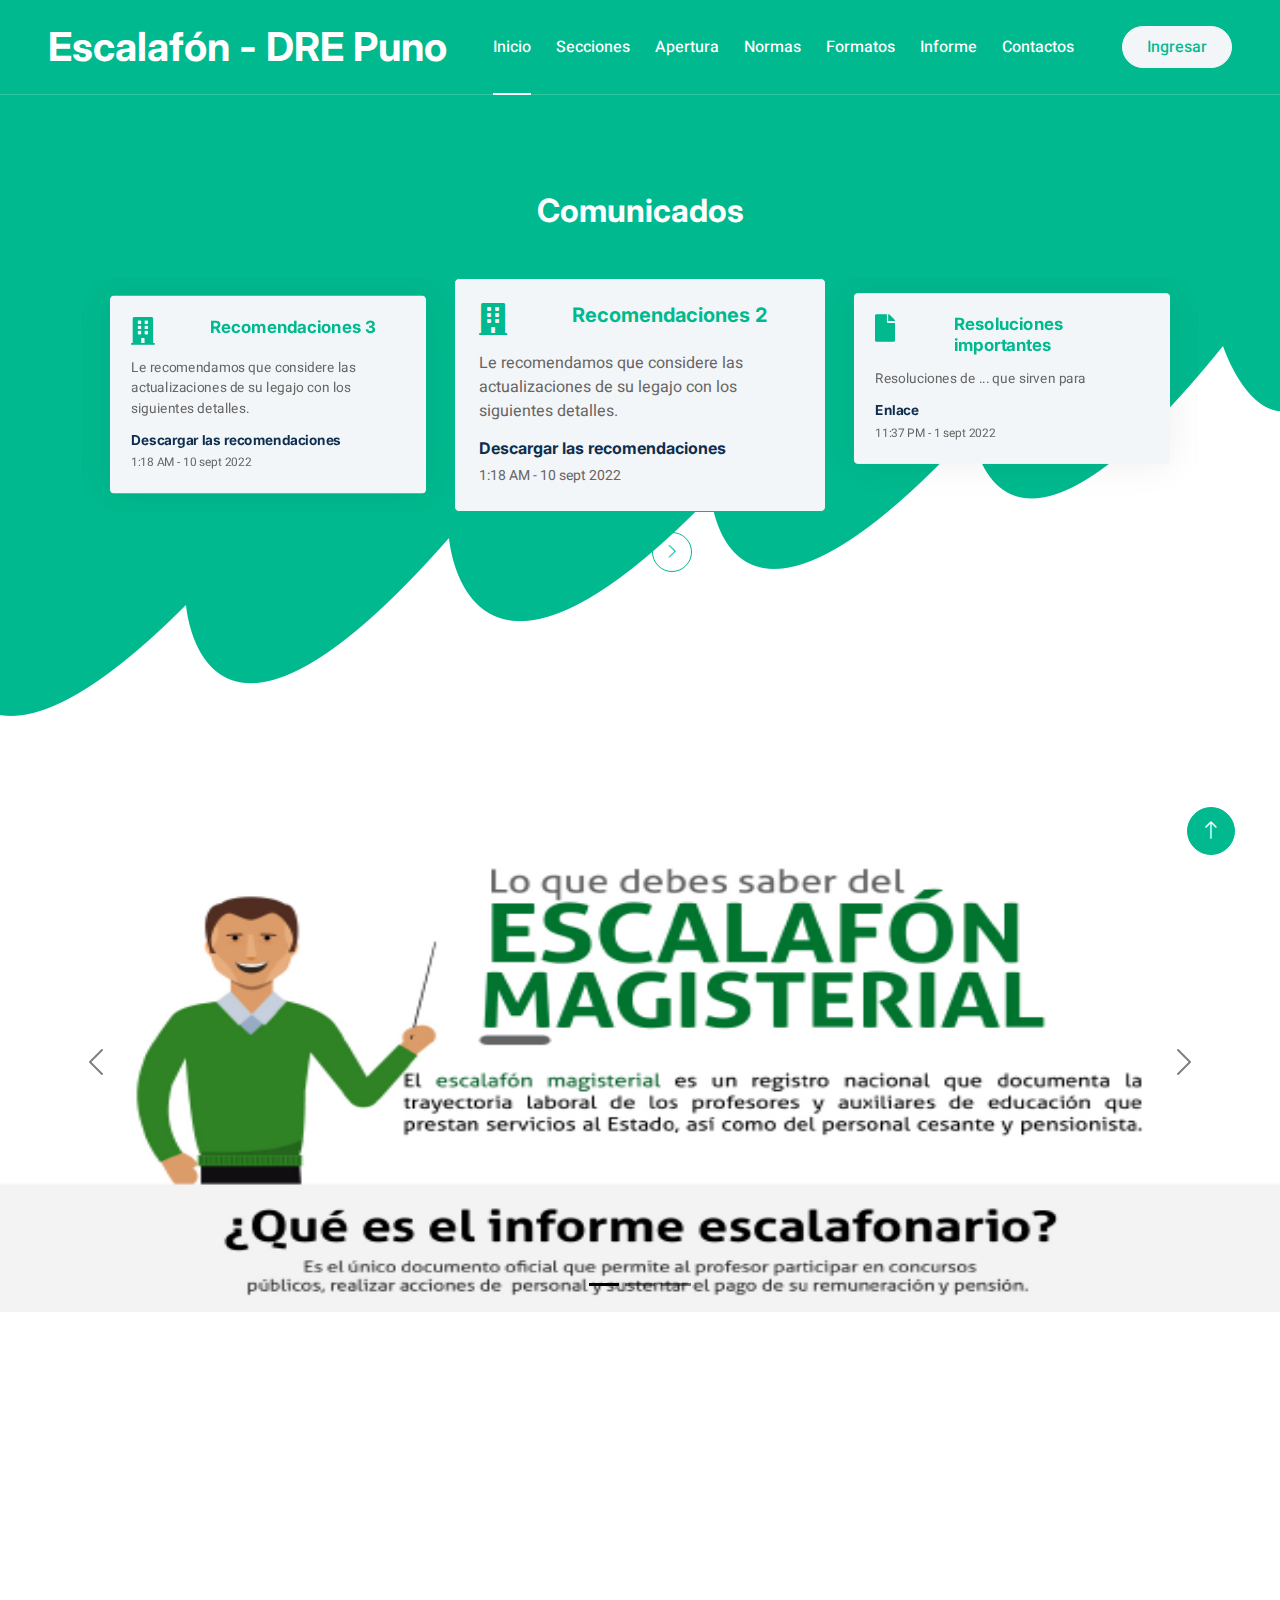
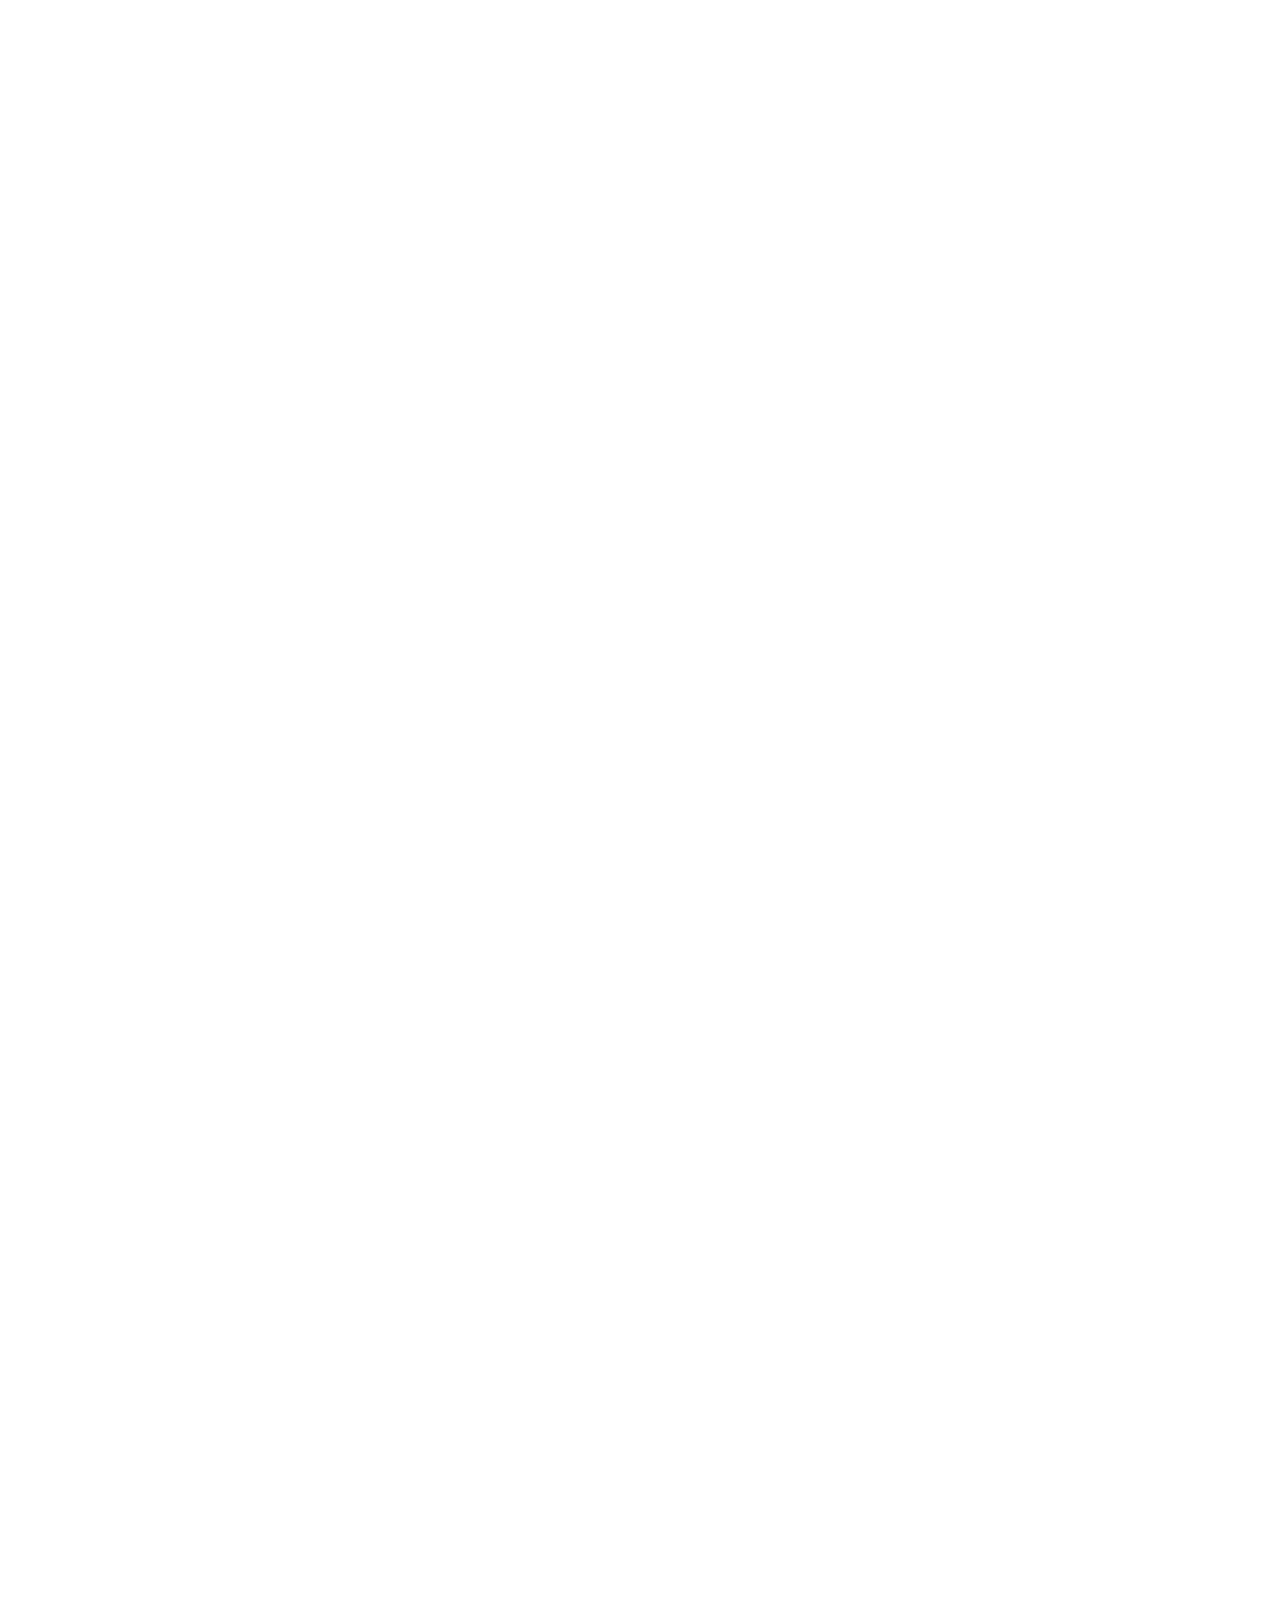
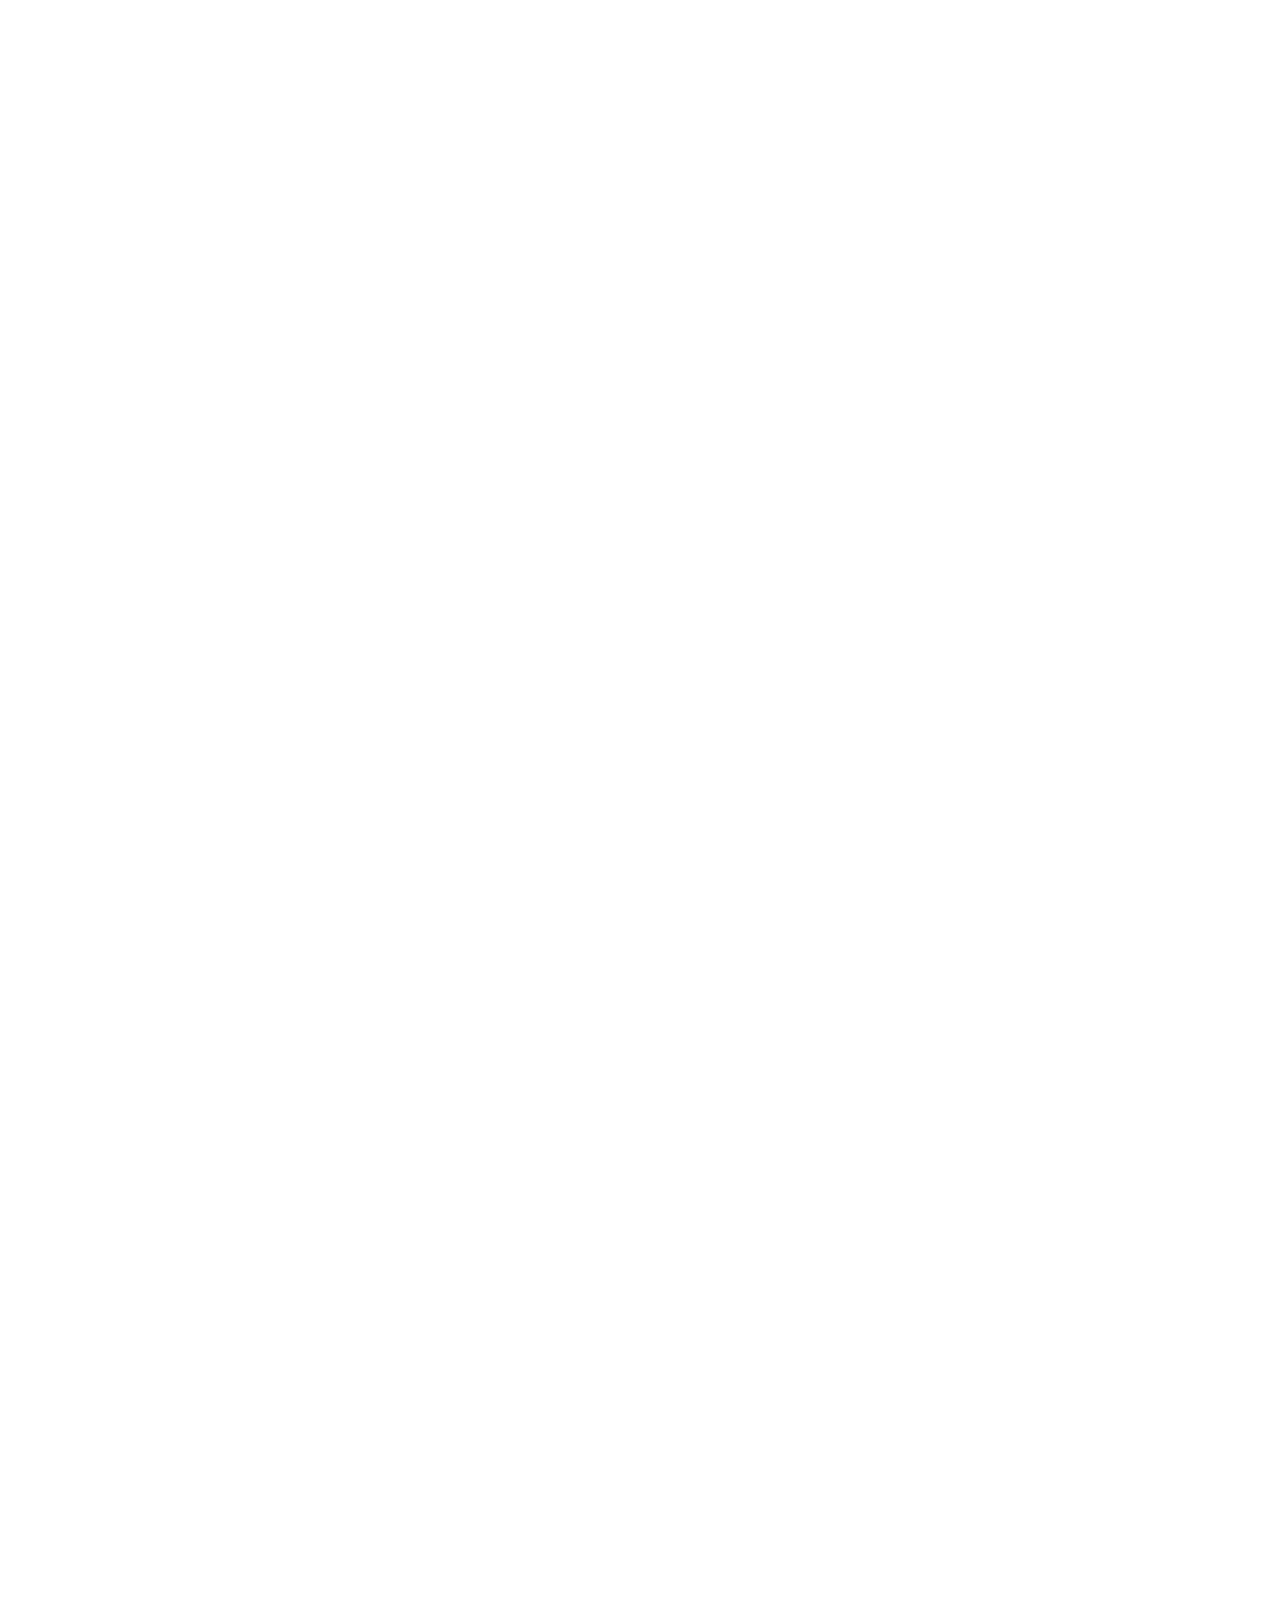
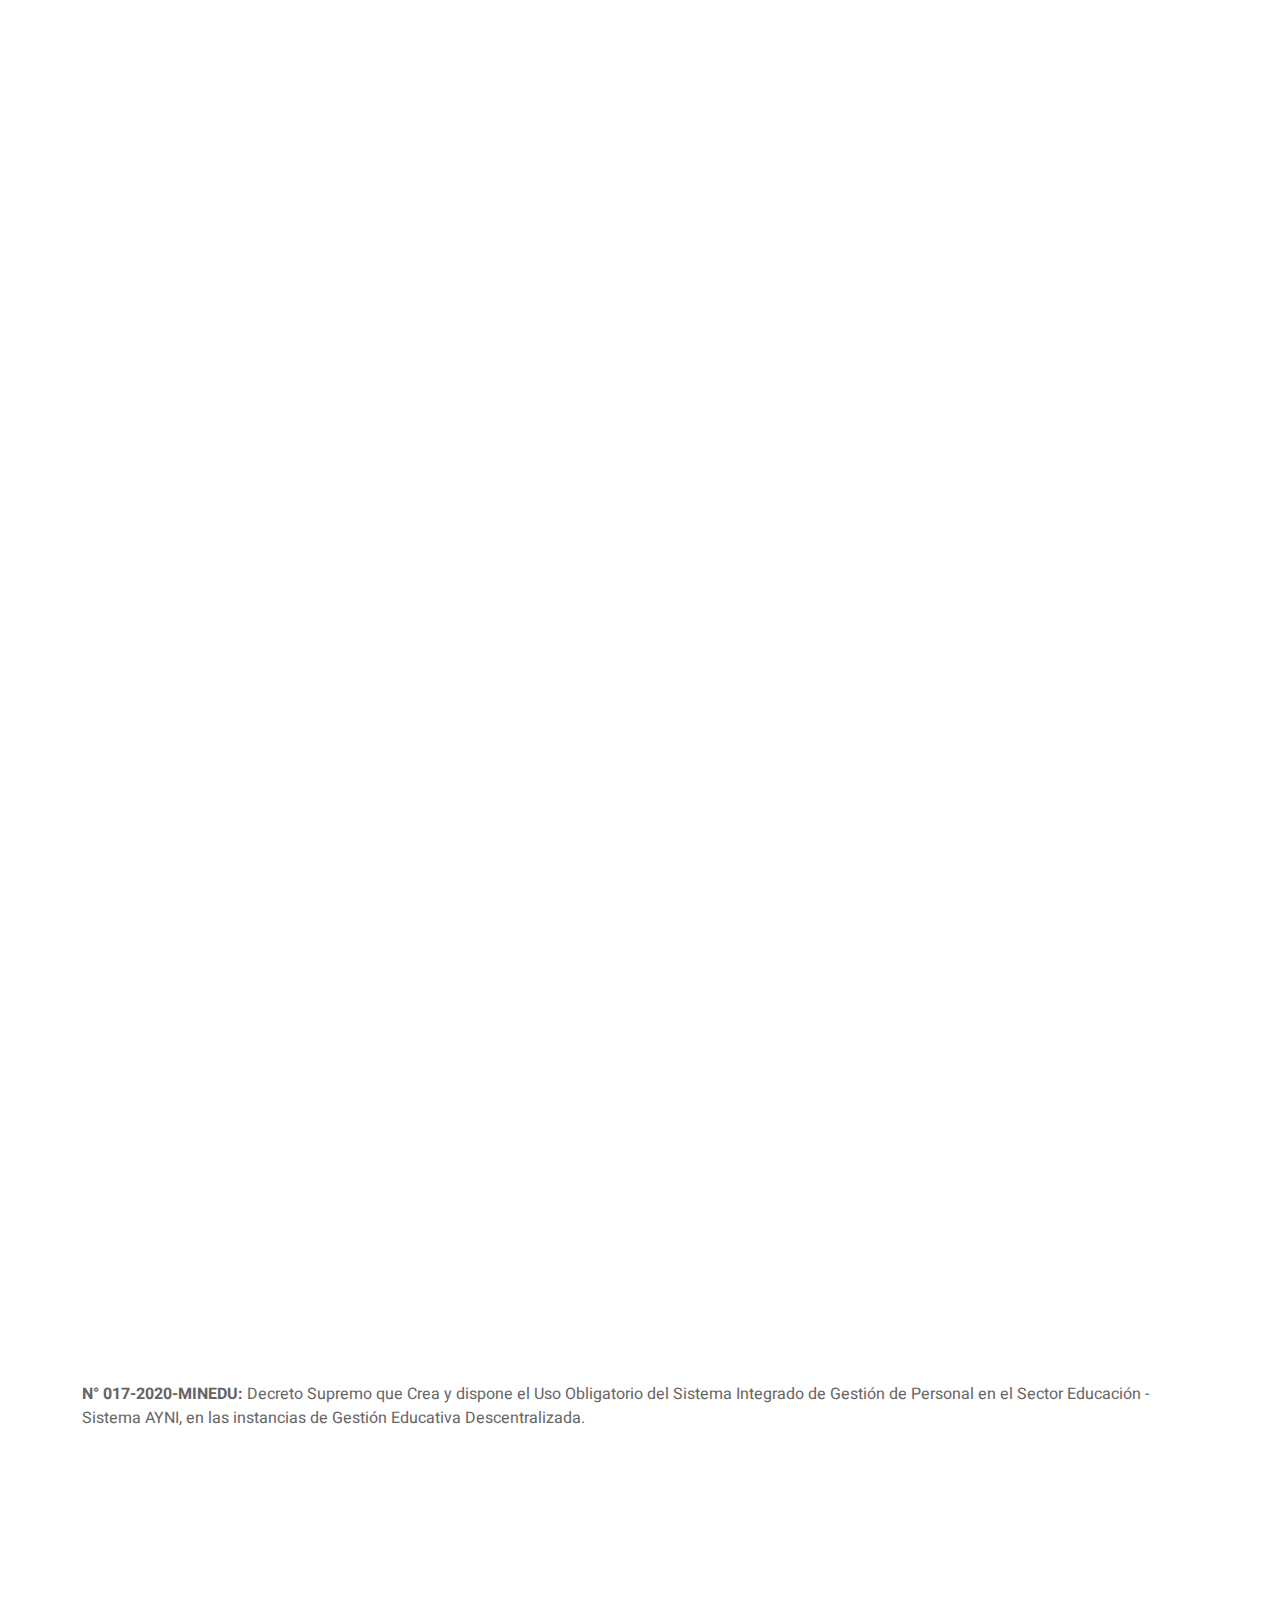
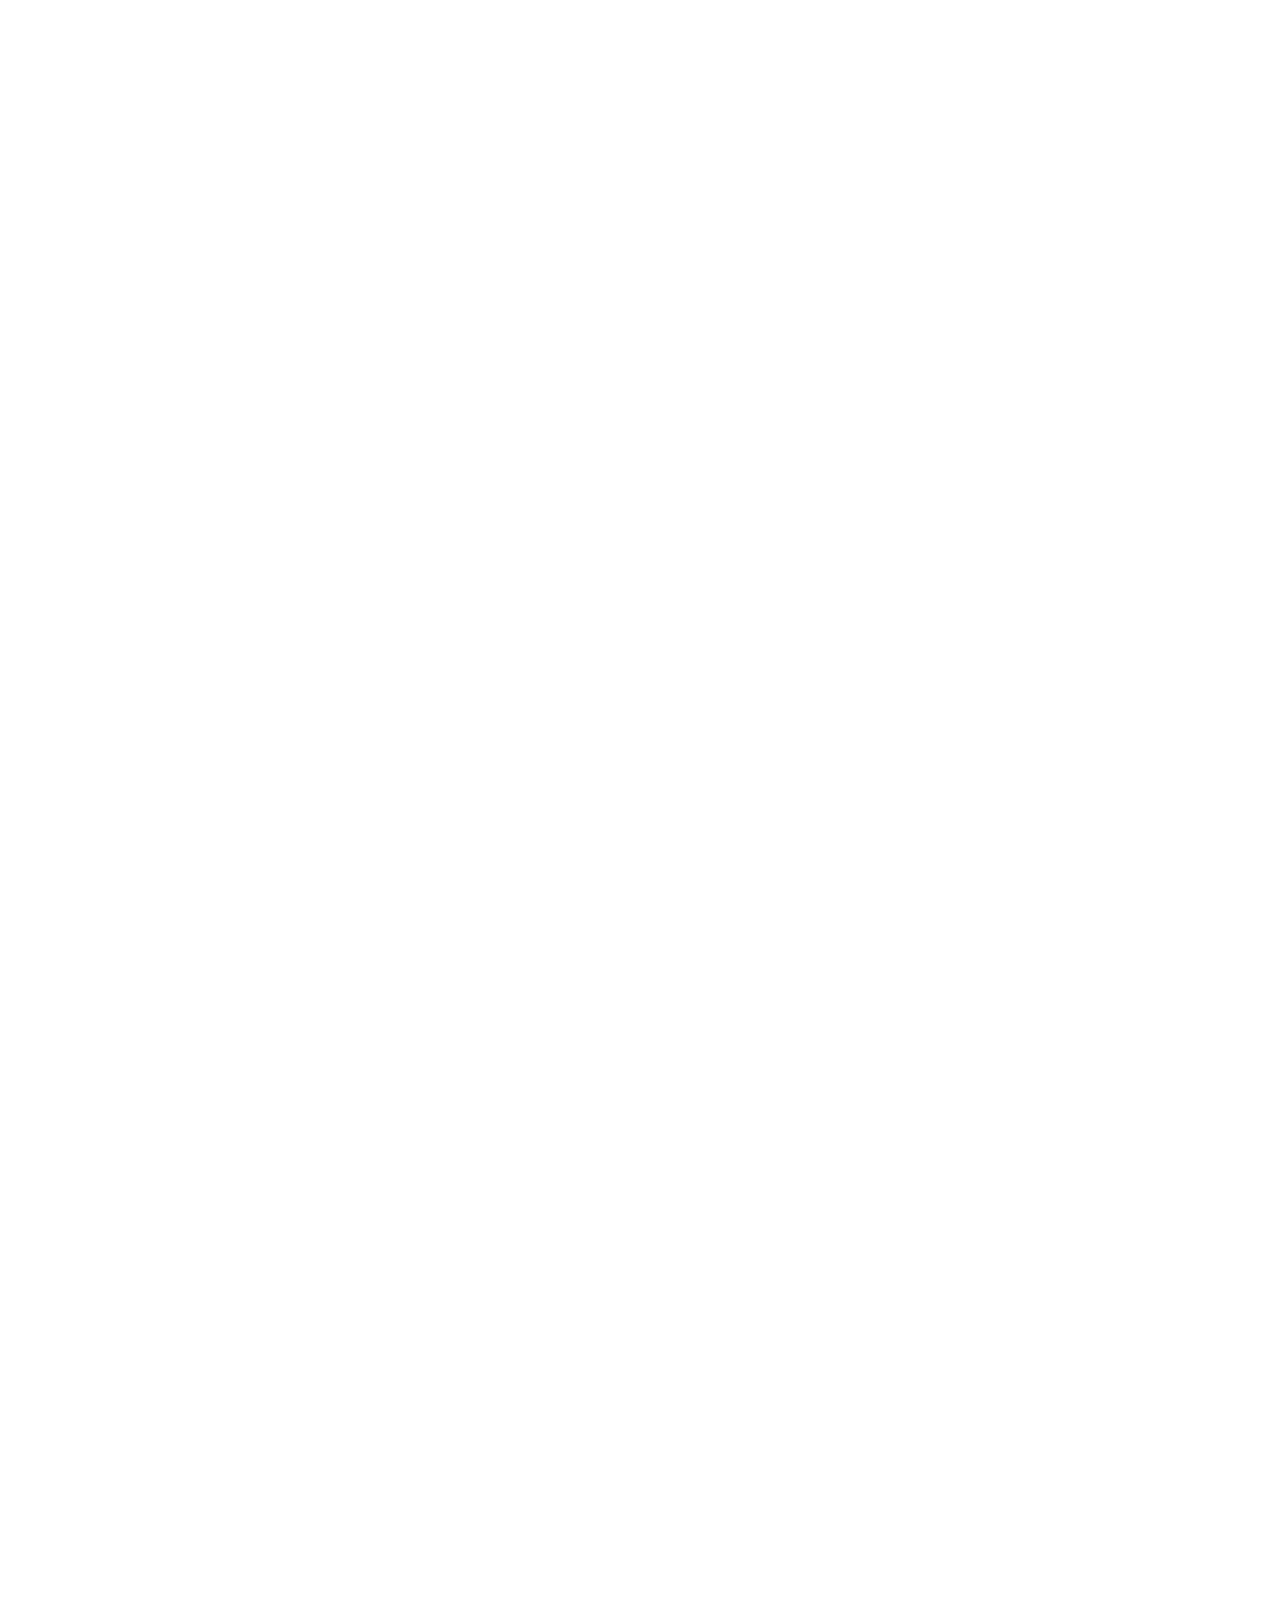
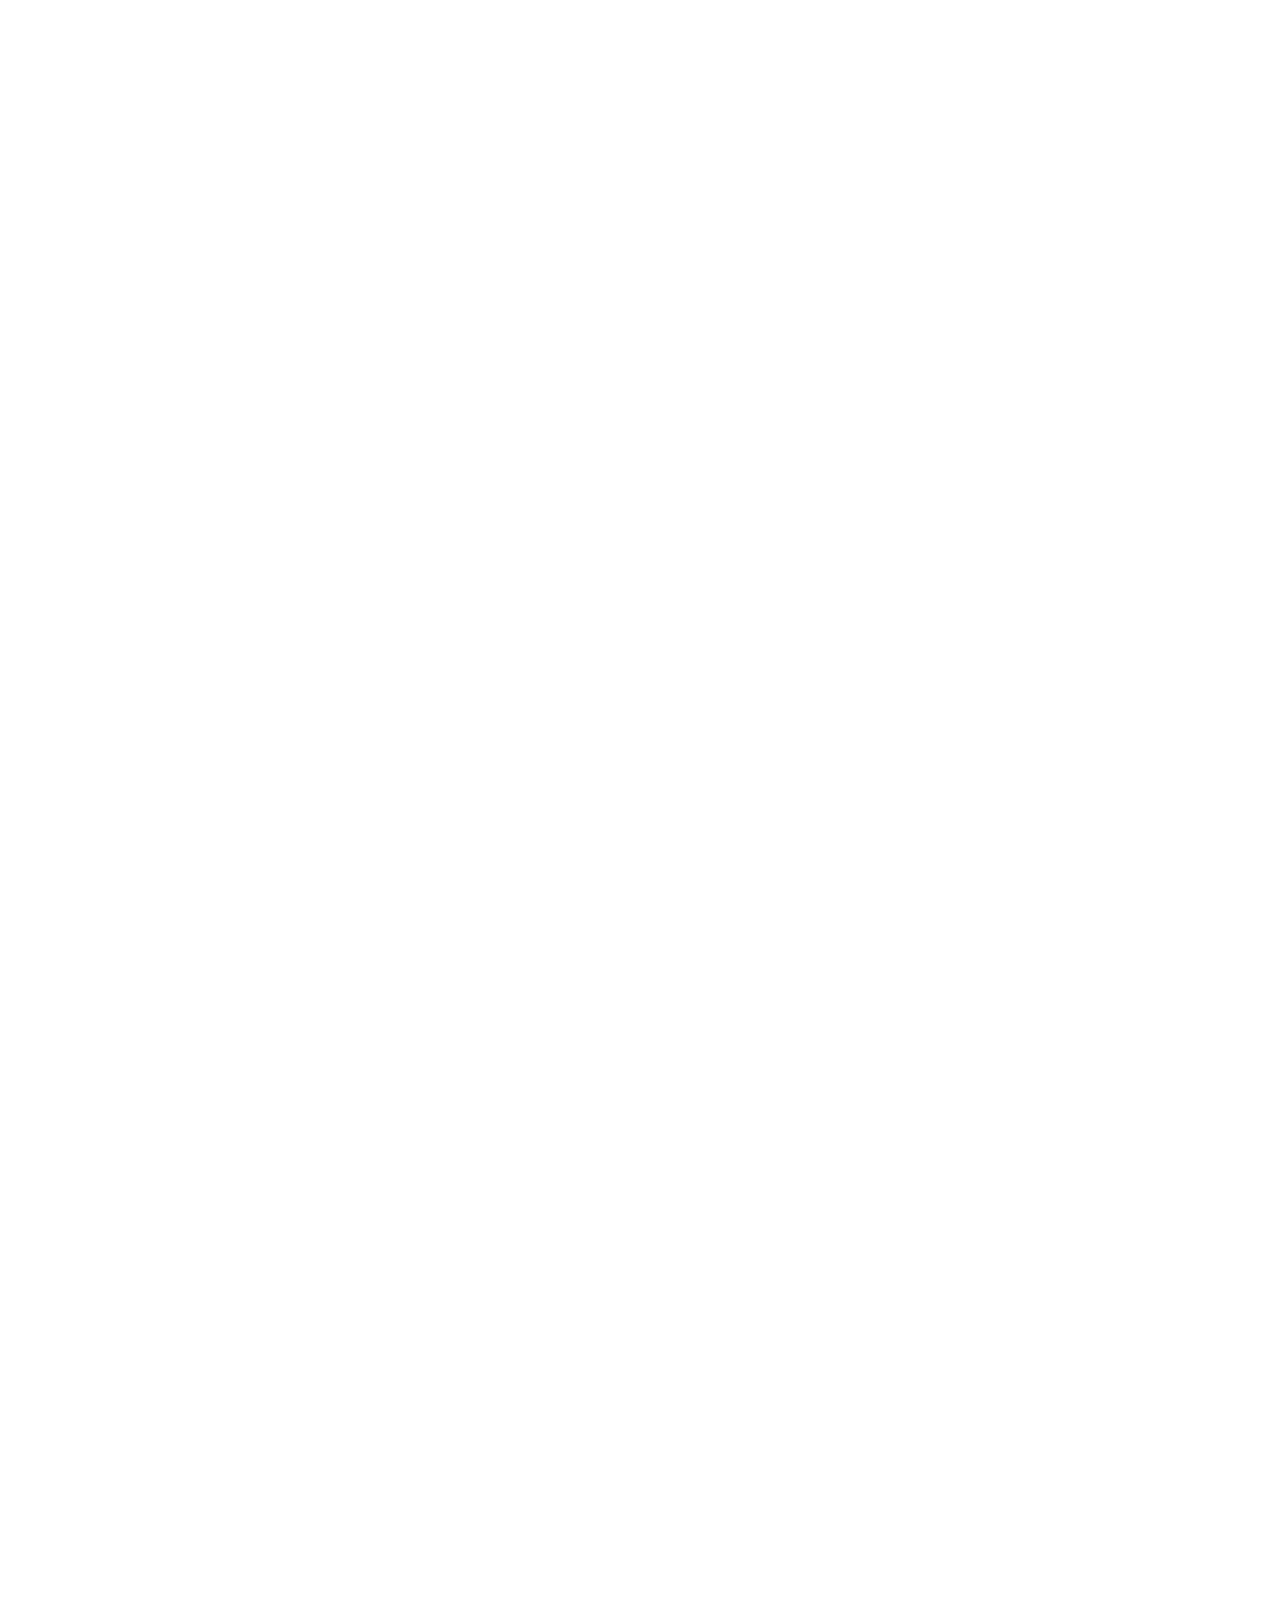
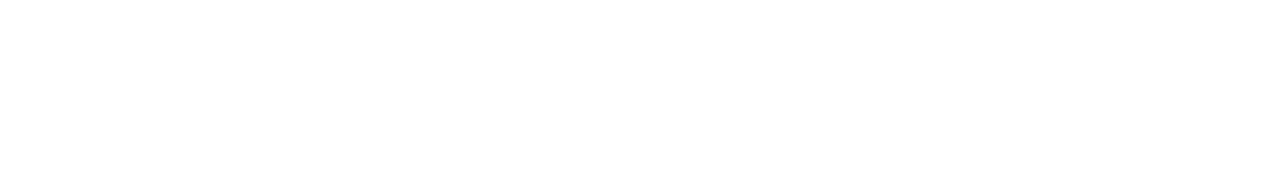
<file: plantilla2/index.html>
<!DOCTYPE html>
<html lang="es">

<head>
    <meta charset="utf-8">
    <title>ESCALAFÓN | DRE PUNO</title>
    <link rel="shortcut icon" href="https://escalafon-ayni.minedu.gob.pe/minedu.ico">
    <link rel="canonical" href="https://getbootstrap.com/docs/5.0/examples/blog/">
    <meta content="width=device-width, initial-scale=1.0" name="viewport">
    <meta content="" name="keywords">
    <meta content="" name="description">

    <!-- Favicon -->
    <link href="img/favicon.ico" rel="icon">

    <!-- Google Web Fonts -->
    <link rel="preconnect" href="https://fonts.googleapis.com">
    <link rel="preconnect" href="https://fonts.gstatic.com" crossorigin>
    <link href="https://fonts.googleapis.com/css2?family=Heebo:wght@400;500;600&family=Inter:wght@700;800&display=swap" rel="stylesheet"> 

    <!-- Icon Font Stylesheet -->
    <link href="https://cdnjs.cloudflare.com/ajax/libs/font-awesome/5.10.0/css/all.min.css" rel="stylesheet">
    <link href="https://cdn.jsdelivr.net/npm/bootstrap-icons@1.4.1/font/bootstrap-icons.css" rel="stylesheet">

    <!-- Libraries Stylesheet -->
    <link href="lib/animate/animate.min.css" rel="stylesheet">
    <link href="lib/owlcarousel/assets/owl.carousel.min.css" rel="stylesheet">

    <!-- Customized Bootstrap Stylesheet -->
    <link href="css/bootstrap.min.css" rel="stylesheet">

    <!-- Template Stylesheet -->
    <link href="css/style.css" rel="stylesheet">
</head>

<body>
    <div class="container-xxl bg-white p-0">
        <!-- Spinner Start -->
        <div id="spinner" class="show bg-white position-fixed translate-middle w-100 vh-100 top-50 start-50 d-flex align-items-center justify-content-center">
            <div class="spinner-border text-primary" style="width: 3rem; height: 3rem;" role="status">
                <span class="sr-only">Cargando...</span>
            </div>
        </div>
        <!-- Spinner End -->


        <!-- Navbar & Hero Start -->
        <div class="container-xxl position-relative p-0">
            <nav class="navbar navbar-expand-lg navbar-light px-4 px-lg-5 py-3 py-lg-0">
                <a href="index.html" class="navbar-brand p-0">
                    <h1 class="m-0">Escalafón - DRE Puno</h1>
                    <!-- <img src="img/logo.png" alt="Logo"> -->
                </a>
                <button class="navbar-toggler" type="button" data-bs-toggle="collapse" data-bs-target="#navbarCollapse">
                    <span class="fa fa-bars"></span>
                </button>
                <div class="collapse navbar-collapse" id="navbarCollapse">
                    <div class="navbar-nav ms-auto py-0">
                        <a href="index.html" class="nav-item nav-link active">Inicio</a>
                        <a href="/vista/secciones.html" class="nav-item nav-link">Secciones</a>
                        <a href="/vista/apertura.html" class="nav-item nav-link">Apertura</a>
                        <a href="/vista/marco.html" class="nav-item nav-link">Normas</a>
                        <a href="/vista/formatos.html" class="nav-item nav-link">Formatos</a>
                        <a href="/vista/informe.html" class="nav-item nav-link">Informe</a>
                        <a href="/vista/contacto.html" class="nav-item nav-link">Contactos</a>
                    </div>
                    <a href="" class="btn btn-light rounded-pill text-primary py-2 px-4 ms-lg-5">Ingresar</a>
                </div>
            </nav>

            <div class="container-xxl bg-primary hero-header">
                <div class="container">
                    <!-- titulo inicial -->
                    <div class="mx-auto text-center wow fadeInUp" data-wow-delay="0.1s"
                        style="max-width: 600px; visibility: visible; animation-delay: 0.1s; animation-name: fadeInUp;">
                        <h2 class="text-white mb-5">Comunicados</h2>
                    </div>


                    <div class="owl-carousel testimonial-carousel wow fadeInUp" data-wow-delay="0.1s">
                        <div class="testimonial-item rounded p-4" style="background-color:#F3F6F8;">
                            <div class="row g-5 align-items-left">
                                <div class="col-3">
                                    <i class="fa fa-building fa-2x text-primary mb-3"></i>
                                </div>
                                <div class="col-9 align-items-left" >
                                    <h5 class="mb-3 text-primary">Recomendaciones 2</h5>
                                </div>
                            </div>
                            
                            <p>Le recomendamos que considere las actualizaciones de su legajo con los siguientes detalles.</p>
                            <div class="d-flex align-items-center">
                                <div class="col-12">
                                    <h6 class="mb-1"><a class="enlace" href="https://www.youtube.com">Descargar las recomendaciones</a></h6>
                                    <small>1:18 AM - 10 sept 2022</small>
                                </div>
                            </div>
                        </div>
                        
                        <div class="testimonial-item rounded p-4" style="background-color:#F3F6F8;">
                            <div class="row g-5 align-items-left">
                                <div class="col-3">
                                    <i class="fa fa-file  fa-2x text-primary mb-3"></i>
                                </div>
                                <div class="col-9 align-items-left">
                                    <h5 class="mb-3 text-primary">Resoluciones importantes</h5>
                                </div>
                            </div>
                        
                            <p>Resoluciones de ... que sirven para</p>
                            <div class="d-flex align-items-center">
                                <div class="col-12">
                                    <h6 class="mb-1"><a class="enlace" href="https://www.youtube.com">Enlace</a></h6>
                                    <small>11:37 PM - 1 sept 2022</small>
                                </div>
                            </div>
                        </div>
                        
                        <div class="testimonial-item rounded p-4" style="background-color:#F3F6F8;">
                            <div class="row g-5 align-items-left">
                                <div class="col-3">
                                    <i class="fa fa-building fa-2x text-primary mb-3"></i>
                                </div>
                                <div class="col-9 align-items-left">
                                    <h5 class="mb-3 text-primary">Recomendaciones 1</h5>
                                </div>
                            </div>
                        
                            <p>Le recomendamos que considere las actualizaciones de su legajo con los siguientes detalles.</p>
                            <div class="d-flex align-items-center">
                                <div class="col-12">
                                    <h6 class="mb-1"><a class="enlace" href="https://www.youtube.com">Descargar las recomendaciones</a></h6>
                                    <small>1:18 AM - 10 sept 2022</small>
                                </div>
                            </div>
                        </div>
                        
                        <div class="testimonial-item rounded p-4" style="background-color:#F3F6F8;">
                            <div class="row g-5 align-items-left">
                                <div class="col-3">
                                    <i class="fa fa-building fa-2x text-primary mb-3"></i>
                                </div>
                                <div class="col-9 align-items-left" >
                                    <h5 class="mb-3 text-primary">Recomendaciones 3</h5>
                                </div>
                            </div>
                            
                            <p>Le recomendamos que considere las actualizaciones de su legajo con los siguientes detalles.</p>
                            <div class="d-flex align-items-center">
                                <div class="col-12">
                                    <h6 class="mb-1"><a class="enlace" href="https://www.youtube.com">Descargar las recomendaciones</a></h6>
                                    <small>1:18 AM - 10 sept 2022</small>
                                </div>
                            </div>
                        </div>
                        
                    </div>
                </div>
            </div>
        </div>
        <!-- Navbar & Hero End -->

        <!-- CARRUSEL DE IMAGENES -->
        <div class="bd-example">
            <div id="carouselExampleDark" class="carousel carousel-dark slide" data-bs-ride="carousel">
                <div class="carousel-indicators">
                    <button type="button" data-bs-target="#carouselExampleDark" data-bs-slide-to="0" class="active"
                        aria-label="Slide 1" aria-current="true"></button>
                    <button type="button" data-bs-target="#carouselExampleDark" data-bs-slide-to="1" aria-label="Slide 2"
                        class=""></button>
                    <button type="button" data-bs-target="#carouselExampleDark" data-bs-slide-to="2" aria-label="Slide 3"
                        class=""></button>
                </div>
                <div class="carousel-inner">
                    <div class="carousel-item active" data-bs-interval="5000">
                        <img src="img/descripcion.png" class="d-block w-100" alt="..." height="500" >
                    </div>
                    <div class="carousel-item" data-bs-interval="5000">
                        <img src="img/esca.png" class="d-block w-100" alt="..." height="500" >
                    </div>
                    <div class="carousel-item" data-bs-interval="5000">
                        <img src="img/requisitos.png" class="d-block w-100" alt="..." height="500" >
                    </div>
                </div>
                <button class="carousel-control-prev" type="button" data-bs-target="#carouselExampleDark" data-bs-slide="prev">
                    <span class="carousel-control-prev-icon" aria-hidden="true"></span>
                    <span class="visually-hidden">Previous</span>
                </button>
                <button class="carousel-control-next" type="button" data-bs-target="#carouselExampleDark" data-bs-slide="next">
                    <span class="carousel-control-next-icon" aria-hidden="true"></span>
                    <span class="visually-hidden">Next</span>
                </button>
            </div>
        </div>
        <!-- END CARRUSEL DE IMAGEN-->

        <div class="container-xxl py-6">
            <div class="container">
                <div class="mx-auto text-center wow fadeInUp" data-wow-delay="0.1s"
                    style="max-width: 900px; visibility: visible; animation-delay: 0.1s; animation-name: fadeInUp;">
                    <div class="d-inline-block border rounded-pill text-primary px-4 mb-3">Escalafón</div>
                    <h2 class="mb-5">ESCALAFÓN DRE PUNO</h2>
                    <p>El Escalafón Magisterial es un registro nacional y descentralizado por el cual se documenta y publica la
                        trayectoria
                        laboral o vida profesional de los Profesores, Docentes de Educación superior y auxiliar de educación que prestan
                        servicios al Estado, así como el personal cesante o pensionista.</p>
                    <h6><b>Nota: </b></h6>
                    <p>Según establece la RVM. N° 092-2020-MINEDU. En <b>Disposiciones Transitorias</b> numeral 7.5. <u>Del personal de
                            otros regímenes laborales</u>, “En tanto SERVIR regule lo concerniente al escalafón para el personal
                        administrativo, las DRE/UGEL podrán utilizar el sistema informático de escalafón para tal fin.</p>
                </div>
            </div>
        </div>
        

        <!-- INICIO DE ESCALAFON -->
        <div class="container-xl py-1">
            <div class="container">
                <div class="row g-5 align-items-center">
                    <div class="col-lg-6 wow zoomIn" data-wow-delay="0.1s">
                        <img class="img-fluid" src="img/about.png">
                    </div>
                    <div class="col-lg-6 wow fadeInUp" data-wow-delay="0.1s">
                        <div class="row g-3 mb-4">
                            <div class="col-12 d-flex">
                                <div class="flex-shrink-0 btn-lg-square rounded-circle bg-primary">
                                    <i class="fa fa-user-tie text-white"></i>
                                </div>
                                <div class="ms-4">
                                    <h6>LEGAJO PERSONAL:</h6>
                                    <span><ol>
                                        <li>Es una carpeta oficial e individual (documentación físico y digital), donde se archivan los documentos
                                            personales y administrativos del servidor y ex servidor, debidamente clasificados y ordenados de acuerdo a la
                                            estructura vigente. (<a href="https://cdn.www.gob.pe/uploads/document/file/582443/RVM_N__092-2020-MINEDU.pdf"
                                                target="_blank" rel="noopener noreferrer"><i>RVM N° 092-2020-MINEDU</i></a>).</li>
                                        <li>Es una carpeta que contiene secciones específicas donde se archivan los documentos personales, profesionales,
                                            producción intelectual, cultural, social y otros, cuyo manejo es descentralizado para el ordenamiento y
                                            conservación de los documentos de los docentes nombrados, contratados, cesantes y pensionistas de una
                                            institución. (<a
                                                href="https://cdn.www.gob.pe/uploads/document/file/1577954/RVM%20N%C2%B0%20016-2021-MINEDU.pdf.pdf"
                                                target="_blank" rel="noopener noreferrer"><i>RVM N° 016-2021-MINEDU</i></a>).</li>
                                    </ol></span>
                                </div>
                            </div>
                            <div class="col-12 d-flex">
                                <div class="flex-shrink-0 btn-lg-square rounded-circle bg-primary">
                                    <i class="fa fa-chart-line text-white"></i>
                                </div>
                                <div class="ms-4">
                                    <h6>TIPO DE LEGAJO PERSONAL:</h6>
                                    <span><ol>
                                        <li><b><u>Físico</u>: </b>Es el conjunto de documentos personales, trayectoria académica y laboral del docente, que
                                            se incorporan en forma ordenada de acuerdo a la estructura señalada en el presente documento normativo. Los
                                            documentos del legajo se van incrementando a lo largo de la vida laboral hasta el cese.</li>
                                        <li><b><u>Digital</u>: </b>Es el registro sistematizado de la información y los documentos digitalizados contenidos
                                            en el legajo personal físico.</li>
                                    </ol></span>
                                </div>
                            </div>

                            <div class="col-12 d-flex">
                                <div class="flex-shrink-0 btn-lg-square rounded-circle bg-primary">
                                    <i class="fa fa-chart-pie text-white"></i>
                                </div>
                                <div class="ms-4">
                                    <h6>CLASIFICACIÓN DEL LEGAJO PERSONAL:</h6>
                                    <span>
                                        <ol>
                                            <li><b><u>Físico</u>: </b>Es el conjunto de documentos personales, trayectoria académica y laboral del
                                                docente, que
                                                se incorporan en forma ordenada de acuerdo a la estructura señalada en el presente documento
                                                normativo. Los
                                                documentos del legajo se van incrementando a lo largo de la vida laboral hasta el cese.</li>
                                            <li><b><u>Digital</u>: </b>Es el registro sistematizado de la información y los documentos digitalizados
                                                contenidos
                                                en el legajo personal físico.</li>
                                        </ol>
                                        <p>Según establece la RVM. N° 016-2021-MINEDU. Clases de legajo personal: <b>Legajo Personal del Docente nombrado de la
                                                CPD, Legajo de Personal Contratado, Legajo de Personal Cesante y Legajo del Personal Pensionista.</b></p>
                                    </span>
                                </div>
                            </div>
                        </div>
                    </div>
                </div>
            </div>
        </div>
        <!-- INICIO DE ESCALAFON -->
        
        <!-- SECCIONES Start -->
        <div class="container-xxl py-6">
            <div class="container">
                <div class="mx-auto text-center wow fadeInUp" data-wow-delay="0.1s" style="max-width: 900px;">
                    <div class="d-inline-block border rounded-pill text-primary px-4 mb-3">Secciones del Legajo Personal</div>
                    <h2 class="mb-5">ESTRUCTURA DEL LEGAJO PERSONAL</h2>
                    <p>El legajo personal se organiza y divide en diez (10) secciones que contienen la documentación clasificada y ordenada
                    cronológicamente según el siguiente orden:</p>
                </div>
                <div class="row g-4">

                    <!-- SECCION I -->
                    <div class="col-lg-4 col-md-6 wow fadeInUp" data-wow-delay="0.1s">
                        <div class="service-item rounded h-100">
                            <div class="d-flex justify-content-between">
                                <div class="service-icon">
                                    <i class="fa fa-user-tie fa-2x"></i>
                                    
                                </div>
                                <div class="service-icon" style="width: 150px;">
                                    <h5 class="text-white">Sección I</h5>
                                </div>
                            </div>
                            <div class="p-5">
                                <h5 class="mb-3">Filiación e identificación Personal</h5>
                                <span>Se registran los datos personales del servidor, así como datos familiares, dirección, dominio de lengua indígena u
                                originaria, declaraciones juradas, etc.</span>
                            </div>
                        </div>
                    </div>
                    
                    <!-- SECCION II -->
                    <div class="col-lg-4 col-md-6 wow fadeInUp" data-wow-delay="0.1s">
                        <div class="service-item rounded h-100">
                            <div class="d-flex justify-content-between">
                                <div class="service-icon">
                                    <i class="fa fa-user-graduate fa-2x"></i>
                    
                                </div>
                                <div class="service-icon" style="width: 150px;">
                                    <h5 class="text-white">Sección II</h5>
                                </div>
                            </div>
                            <div class="p-5">
                                <h5 class="mb-3">Situación académica (Formación)</h5>
                                <span>Se registran el grado de bachiller, título profesional y de segunda especialidad, estudios de posgrado (maestrías y
                                doctorados) y especializaciones, actualizaciones o capacitaciones.</span>
                            </div>
                        </div>
                    </div>

                    <!-- SECCION III -->
                    <div class="col-lg-4 col-md-6 wow fadeInUp" data-wow-delay="0.1s">
                        <div class="service-item rounded h-100">
                            <div class="d-flex justify-content-between">
                                <div class="service-icon">
                                    <i class="fa fa-file fa-2x"></i>
                    
                                </div>
                                <div class="service-icon" style="width: 150px;">
                                    <h5 class="text-white">Sección III</h5>
                                </div>
                            </div>
                            <div class="p-5">
                                <h5 class="mb-3">Ingreso o reingreso</h5>
                                <span>Se registran los actos resolutivos de contratos, de nombramiento o de reingreso.</span>
                            </div>
                        </div>
                    </div>

                    <!-- SECCION IV -->
                    <div class="col-lg-4 col-md-6 wow fadeInUp" data-wow-delay="0.1s">
                        <div class="service-item rounded h-100">
                            <div class="d-flex justify-content-between">
                                <div class="service-icon">
                                    <i class="fa fa-file-import fa-2x"></i>
                    
                                </div>
                                <div class="service-icon" style="width: 150px;">
                                    <h5 class="text-white">Sección IV</h5>
                                </div>
                            </div>
                            <div class="p-5">
                                <h5 class="mb-3">Trayectoria labora</h5>
                                <span>Se registran actos resolutivos de desplazamientos definitivos por reasignación o permuta y desplazamientos temporales
                                por destaque o encargatura, así como de la designación en cargos de mayor responsabilidad y de ascensos de escala
                                magisterial.</span>
                            </div>
                        </div>
                    </div>

                    <!-- SECCION V -->
                    <div class="col-lg-4 col-md-6 wow fadeInUp" data-wow-delay="0.1s">
                        <div class="service-item rounded h-100">
                            <div class="d-flex justify-content-between">
                                <div class="service-icon">
                                    <i class="fa fa-file-invoice-dollar fa-2x"></i>
                    
                                </div>
                                <div class="service-icon" style="width: 150px;">
                                    <h5 class="text-white">Sección V</h5>
                                </div>
                            </div>
                            <div class="p-5">
                                <h5 class="mb-3">Asignaciones e incentivos temporales, retenciones judiciales y pagos indebidos</h5>
                                <span>Se registran, las resoluciones que otorgan el subsidio por luto y sepelio ante el fallecimiento de un familiar del
                                servidor; así como resoluciones de asignación por tiempo de servicios (ATS), entre otros.</span>
                            </div>
                        </div>
                    </div>

                    <!-- SECCION VI -->
                    <div class="col-lg-4 col-md-6 wow fadeInUp" data-wow-delay="0.1s">
                        <div class="service-item rounded h-100">
                            <div class="d-flex justify-content-between">
                                <div class="service-icon">
                                    <i class="fa fa-coins fa-2x"></i>
                    
                                </div>
                                <div class="service-icon" style="width: 150px;">
                                    <h5 class="text-white">Sección VI</h5>
                                </div>
                            </div>
                            <div class="p-5">
                                <h5 class="mb-3">Retiro y régimen pensionario</h5>
                                <span>Se registran resoluciones que reconocen la asignación por tiempo de servicios (ATS), resolución de cese y otorgamiento
                                de compensación por tiempo de servicios (CTS), así como de otorgamiento de pensión.</span>
                            </div>
                        </div>
                    </div>

                    <!-- SECCION VII -->
                    <div class="col-lg-4 col-md-6 wow fadeInUp" data-wow-delay="0.1s">
                        <div class="service-item rounded h-100">
                            <div class="d-flex justify-content-between">
                                <div class="service-icon">
                                    <i class="fa fa-gift fa-2x"></i>
                    
                                </div>
                                <div class="service-icon" style="width: 150px;">
                                    <h5 class="text-white">Sección VII</h5>
                                </div>
                            </div>
                            <div class="p-5">
                                <h5 class="mb-3">Premios y estímulos</h5>
                                <span>Se registran los reconocimientos o felicitaciones que haya recibido el servidor, a través de actos resolutivos u otros
                                documentos. Asimismo, aquellas resoluciones que conceden la Palmas Magisteriales.</span>
                            </div>
                        </div>
                    </div>

                    <!-- SECCION VIII -->
                    <div class="col-lg-4 col-md-6 wow fadeInUp" data-wow-delay="0.1s">
                        <div class="service-item rounded h-100">
                            <div class="d-flex justify-content-between">
                                <div class="service-icon">
                                    <i class="fa fa-balance-scale fa-2x"></i>
                    
                                </div>
                                <div class="service-icon" style="width: 150px;">
                                    <h5 class="text-white">Sección VIII</h5>
                                </div>
                            </div>
                            <div class="p-5">
                                <h5 class="mb-3">Sanciones</h5>
                                <span>Se registran las sanciones impuestas al servidor como la suspensión, el cese temporal o la destitución.</span>
                            </div>
                        </div>
                    </div>

                    <!-- SECCION IX -->
                    <div class="col-lg-4 col-md-6 wow fadeInUp" data-wow-delay="0.1s">
                        <div class="service-item rounded h-100">
                            <div class="d-flex justify-content-between">
                                <div class="service-icon">
                                    <i class="fa fa-plane-departure fa-2x"></i>
                    
                                </div>
                                <div class="service-icon" style="width: 150px;">
                                    <h5 class="text-white">Sección IX</h5>
                                </div>
                            </div>
                            <div class="p-5">
                                <h5 class="mb-3">Licencias y vacaciones</h5>
                                <span>Se registran las resoluciones que otorgan licencias con goce de remuneraciones, por los siguientes motivos: incapacidad
                                temporal, maternidad, adopción, entre otras; y licencias sin goce de remuneraciones por motivos particulares, estudios,
                                entre otras razones.</span>
                            </div>
                        </div>
                    </div>

                    <!-- SECCION X -->
                    <div class="col-lg-4 col-md-6 wow fadeInUp" data-wow-delay="0.1s">
                        <div class="service-item rounded h-100">
                            <div class="d-flex justify-content-between">
                                <div class="service-icon">
                                    <i class="fa fa-folder-open fa-2x"></i>
                    
                                </div>
                                <div class="service-icon" style="width: 150px;">
                                    <h5 class="text-white">Sección X</h5>
                                </div>
                            </div>
                            <div class="p-5">
                                <h5 class="mb-3">Otros</h5>
                                <span>Se registra aquella documentación que no pueda ser ubicada en las secciones anteriores y se anexa la ficha personal
                                (ficha escalafonaria).</span>
                            </div>
                        </div>
                    </div>
                    
                </div>
            </div>
        </div>
        <!-- SECCIONES End -->

        <!-- APERTURA Start -->
        <div class="container-xxl bg-primary my-6 wow fadeInUp" data-wow-delay="0.1s">
            <div class="container px-lg-5">
                <div class="row align-items-center" style="height: 100%;">
                    <div class="col-12 col-md-6">
                        <br>
                        <h3 class="text-white">APERTURA DE LEGAJO PERSONAL</h3>
                        <small class="text-white">La apertura del legajo personal se encuentra a cargo del equipo de escalafón y legajos (ESLE), y se realiza de oficio
                        con la resolución de nombramiento o de contrato que da inicio a la relación laboral. El servidor que inicia el vínculo
                        con la IGED y que ha sido notificado con su resolución, debe presentar ante mesa de partes de la DRE o UGEL de su
                        jurisdicción, la documentación correspondiente dentro de los diez (10) días hábiles desde la notificación. En caso de
                        que la documentación se encuentre incompleta, deteriorada o tenga enmendaduras, la DRE o UGEL observará dichos
                        documentos y otorgará un plazo adicional de cinco (5) días hábiles para que el servidor realice la subsanación
                        correspondiente. (Ver Instructivo).</small>
                        <br>
                        <br>
                        <h3 class="text-white">BENEFICIOS DE MANTENER ACTUALIZADO EL LEGAJO PERSONAL:</h3>
                        <small class="text-white">La actualización del legajo personal facilitará al docente de educación superior y administrativo que través de los
                        informes escalafonarios que se expidan se puedan:</small>
                        <small class="text-white">
                            <ul>
                                <li>Gestionar diversas acciones de personal como: reasignaciones, permutas, destaques, licencias y encargos, así
                                    como en procesos disciplinarios.</li>
                                <li>El otorgamiento de beneficios como: asignación por tiempo de servicios (ATS), compensación por tiempo de
                                    servicios (CTS) y subsidio por luto y sepelio.</li>
                                <li>Acreditar requisitos para los procesos de concursos o de evaluaciones como la institución educativa donde
                                    labora, nivel y modalidad educativa, cargo, jornada laboral, grado de instrucción, experiencia y trayectoria
                                    profesional para el caso de acceso a cargos de mayor responsabilidad, entre otros, así como el tiempo de
                                    servicios oficiales en la última escala, en el último cargo, en la institución educativa u otros.</li>
                                <li>Sustentar los años de servicios para el otorgamiento de pensiones.</li>
                            </ul>
                            <p><strong>Resumen: </strong> La documentación contenida en el legajo personal constituye la única fuente oficial de
                                información para todos los procesos de evaluación, de la trayectoria docente pública y profesional dentro de la CPD
                                y para el reconocimiento de beneficios, asignaciones, subsidios y otros derechos que le pudiera corresponder de
                                acuerdo a lo que establece la Ley N° 30512.</p>
                        </small>
                        
                    </div>
                    <div class="col-md-6 text-center mb-n5 d-none d-md-block">
                        <img class="img-fluid mt-5" style="max-height: 250px;" src="img/newsletter.png">
                    </div>
                </div>
            </div>
        </div>
        <!-- APERTURA End -->

        <!-- MARCO NORMATIVO -->
        <div class="container-xxl">
            <div class="container">
                <div class="mx-auto text-center wow fadeInUp" data-wow-delay="0.1s"
                    style="max-width: 1000px; visibility: visible; animation-delay: 0.1s; animation-name: fadeInUp;">
                    <div class="d-inline-block border rounded-pill text-primary px-4 mb-3">Marco</div>
                    <h2 class="mb-5">Marco Normativo</h2>
                    <a class="btn btn-primary rounded-pill py-2 px-5 mt-2" href="https://cdn.www.gob.pe/uploads/document/file/582443/RVM_N__092-2020-MINEDU.pdf" id="RVM_092" target="_blank" rel="noopener noreferrer"><p><i class="fa fa-folder-open fa-2x mr-2"></i><br>RVM N° 092-2020-MINEDU</p></a>

                    <a class="btn btn-primary rounded-pill py-2 px-5 mt-2" href="https://cdn.www.gob.pe/uploads/document/file/1577954/RVM%20N%C2%B0%20016-2021-MINEDU.pdf.pdf" id="RVM_016" target="_blank" rel="noopener noreferrer"><p><i class="fa fa-copy fa-2x mr-2"></i> <br> RVM N° 016-2021-MINEDU</p></a>
                </div>
            </div>
        </div>

        <div class="container-xxl" style="max-width: 1200px;"">
            <div class="container">
                <div class="row g-6">
                    <p class="py-3">
                        <strong>N° 017-2020-MINEDU: </strong> Decreto Supremo que Crea y dispone el Uso Obligatorio del Sistema Integrado de
                        Gestión de Personal en el Sector Educación - Sistema AYNI, en las instancias de Gestión Educativa Descentralizada.
                    </p>
                    <div class="col-sm-4 wow fadeIn py-3" data-wow-delay="0.1s"
                        style="visibility: visible; animation-delay: 0.1s; animation-name: fadeIn;">
                        <div class="d-flex align-items-center mb-3">
                            <div class="flex-shrink-0 btn-square bg-primary rounded-circle me-3">
                                <i class="fa fa-cubes text-white"></i>
                            </div>
                            <h6 class="mb-0">Ley N.° 30512</h6>
                        </div>
                        <span>Ley de Institutos y Escuelas de Educación Superior y de la Carrera Pública del Docente</span>
                    </div>
                    <div class="col-sm-4 wow fadeIn py-3" data-wow-delay="0.1s"
                        style="visibility: visible; animation-delay: 0.1s; animation-name: fadeIn;">
                        <div class="d-flex align-items-center mb-3">
                            <div class="flex-shrink-0 btn-square bg-primary rounded-circle me-3">
                                <i class="fa fa-percent text-white"></i>
                            </div>
                            <h6 class="mb-0">Ley N.° 28044</h6>
                        </div>
                        <span>Ley General de Educación</span>
                    </div>
                    <div class="col-sm-4 wow fadeIn py-3" data-wow-delay="0.1s"
                        style="visibility: visible; animation-delay: 0.1s; animation-name: fadeIn;">
                        <div class="d-flex align-items-center mb-3">
                            <div class="flex-shrink-0 btn-square bg-primary rounded-circle me-3">
                                <i class="fa fa-award text-white"></i>
                            </div>
                            <h6 class="mb-0">Ley N.° 29733</h6>
                        </div>
                        <span>Ley de Protección de Datos Personales</span>
                    </div>
                    <div class="col-sm-4 wow fadeIn py-3" data-wow-delay="0.1s"
                        style="visibility: visible; animation-delay: 0.1s; animation-name: fadeIn;">
                        <div class="d-flex align-items-center mb-3">
                            <div class="flex-shrink-0 btn-square bg-primary rounded-circle me-3">
                                <i class="fa fa-smile-beam text-white"></i>
                            </div>
                            <h6 class="mb-0">Ley N.° 25323</h6>
                        </div>
                        <span>Ley del Sistema Nacional de Archivos</span>
                    </div>
                    <div class="col-sm-4 wow fadeIn py-3" data-wow-delay="0.1s"
                        style="visibility: visible; animation-delay: 0.1s; animation-name: fadeIn;">
                        <div class="d-flex align-items-center mb-3">
                            <div class="flex-shrink-0 btn-square bg-primary rounded-circle me-3">
                                <i class="fa fa-user-tie text-white"></i>
                            </div>
                            <h6 class="mb-0">Ley N.° 27806</h6>
                        </div>
                        <span>Ley de Transparencia y Acceso a la Información Pública</span>
                    </div>
                    <div class="col-sm-4 wow fadeIn py-3" data-wow-delay="0.1s"
                        style="visibility: visible; animation-delay: 0.1s; animation-name: fadeIn;">
                        <div class="d-flex align-items-center mb-3">
                            <div class="flex-shrink-0 btn-square bg-primary rounded-circle me-3">
                                <i class="fa fa-headset text-white"></i>
                            </div>
                            <h6 class="mb-0">Ley N.° 27815</h6>
                        </div>
                        <span>Código de Ética de la Función Pública</span>
                    </div>
                </div>
            </div>
        </div>
        
        <!-- MARCO NORMATIVO END -->

        <!-- FORMATOS Start -->
        <div class="container-xxl py-6">
            <div class="container">
                <div class="mx-auto text-center wow fadeInUp" data-wow-delay="0.1s" style="max-width: 900px;">
                    <div class="d-inline-block border rounded-pill text-primary px-4 mb-3">Formatos</div>
                    <h2 class="mb-5">FORMATOS QUE CORRESPONDEN AL LEGAJO PERSONAL</h2>
                </div>
                <div class="row g-4">
        
                    <!-- PERSONAL NOMBRADO -->
                    <a class="col-lg-6 col-md-6 wow fadeInUp" data-wow-delay="0.1s" href="https://drive.google.com/drive/folders/16xZXJolpB1aRV5LoMzPAAoDqbYq-97Qo?usp=sharing" id="RVM_016" target="_blank" rel="noopener noreferrer">
                        <div class="service-item rounded h-100">
                            <div class="d-flex justify-content-between">
                                <div class="service-icon">
                                    <i class="fa fa-file-signature fa-2x"></i>
        
                                </div>
                                <div class="service-icon" style="width: 220px;">
                                    <h5 class="text-white">Personal Nombrado</h5>
                                </div>
                            </div>
                            <div class="p-5">
                                <h5 class="mb-3">Formato para personal Nombrado</h5>
                                <p class="btn btn-primary rounded-pill py-2 px-4 mt-2"
                                    href="https://drive.google.com/drive/folders/16xZXJolpB1aRV5LoMzPAAoDqbYq-97Qo?usp=sharing">Descargar</p>
                            </div>
                        </div>
                    </a>

                    <!-- PERSONAL CONTRATADO -->
                    <a class="col-lg-6 col-md-6 wow fadeInUp" data-wow-delay="0.1s"
                        href="https://drive.google.com/drive/folders/1ekyRWTD1n-7Xtc9cg1v8zaW4GzrwtBDX?usp=sharing" id="RVM_016"
                        target="_blank" rel="noopener noreferrer">
                        <div class="service-item rounded h-100">
                            <div class="d-flex justify-content-between">
                                <div class="service-icon">
                                    <i class="fa fa-file fa-2x"></i>
                    
                                </div>
                                <div class="service-icon" style="width: 240px;">
                                    <h5 class="text-white">Personal Contratado</h5>
                                </div>
                            </div>
                            <div class="p-5">
                                <h5 class="mb-3">Formato para personal Contratado</h5>
                                <p class="btn btn-primary rounded-pill py-2 px-4 mt-2" href="https://drive.google.com/drive/folders/1ekyRWTD1n-7Xtc9cg1v8zaW4GzrwtBDX?usp=sharing">Descargar</p>
                            </div>
                        </div>
                    </a>

                    <!-- Nueva Documentación -->
                    <div class="col-lg-12 col-md-6 wow fadeInUp" data-wow-delay="0.1s"
                        href="https://drive.google.com/drive/folders/1ekyRWTD1n-7Xtc9cg1v8zaW4GzrwtBDX?usp=sharing" id="RVM_016"
                        target="_blank" rel="noopener noreferrer">
                        <div class="service-item rounded h-100">
                            <div class="d-flex justify-content-between">
                                <div class="service-icon">
                                    <i class="fa fa-file fa-2x"></i>
                    
                                </div>
                                <div class="service-icon" style="width: 300px;">
                                    <h5 class="text-white">Nueva Documentación</h5>
                                </div>
                            </div>
                            <div class="p-5">
                                <h5 class="mb-3">Formatos para la presentación de nueva documentación</h5>

                                <a class="btn btn-primary rounded-pill py-2 px-4 mt-2"
                                    href="http://www.drepuno.gob.pe/web/archivos/2020/PERSONAL/FORMATO%20N%2001%20BOLETA%20PERSONAL.pdf" id="RVM_016" target="_blank" rel="noopener noreferrer">Formato Nº 01 - Boleta Personal
                                </a>

                                <a class="btn btn-primary rounded-pill py-2 px-4 mt-2"
                                    href="http://www.drepuno.gob.pe/web/archivos/2020/PERSONAL/FORMATO%20N%C2%BA%2002.pdf" id="RVM_016" target="_blank" rel="noopener noreferrer">Formato Nº 02 - Declaración Jurada
                                </a>

                                <a class="btn btn-primary rounded-pill py-2 px-4 mt-2"
                                    href="http://www.drepuno.gob.pe/web/archivos/2020/PERSONAL/FORMATO%20N%C2%BA%2003.pdf" id="RVM_016" target="_blank" rel="noopener noreferrer">Formato Nº 03 - Declaración Jurada de Régimen Pensionario
                                </a>

                                <a class="btn btn-primary rounded-pill py-2 px-4 mt-2"
                                    href="http://www.drepuno.gob.pe/web/archivos/2020/PERSONAL/FORMATO%20N%C2%BA%2004.pdf" id="RVM_016" target="_blank" rel="noopener noreferrer">Formato Nº 04 - Declaración Jurada de Datos Personales - Domicilio Actual
                                </a>

                                <a class="btn btn-primary rounded-pill py-2 px-4 mt-2"
                                    href="http://www.drepuno.gob.pe/web/archivos/2020/PERSONAL/ANEXO%20N%2001%20MODELO%20DE%20SOLICITUD%20ACTUALIZACI%C3%93N%20DE%20LEGAJO.docx" id="RVM_016" target="_blank" rel="noopener noreferrer">Anexo Nº 01 - Modelo de solicitud de actualizaciones de Legajo
                                </a>

                                <a class="btn btn-primary rounded-pill py-2 px-4 mt-2"
                                    href="http://www.drepuno.gob.pe/web/archivos/2020/PERSONAL/ANEXO%20N%2002%20MODELO%20DE%20SOLICITUD%20APERTURA%20DE%20LEGAJO%20PERSONAL.docx" id="RVM_016" target="_blank" rel="noopener noreferrer">Anexo Nº 02 Modelo de solicitud de apertura de legajo
                                </a>
                            </div>
                        </div>
                    </div>
        
                </div>
            </div>
        </div>
        <!-- FORMATOS End -->

        <!-- INFORME Start -->
        <div class="container-xxl py-6">
            <div class="container">
                <div class="row g-5">
                    <div class="col-lg-5 wow fadeInUp" data-wow-delay="0.1s">
                        <div class="d-inline-block border rounded-pill text-primary px-4 mb-3">Informe</div>
                        <h2 class="mb-4">EL INFORME ESCALAFONARIO</h2>
                        <p>Es un documento de carácter interno que contiene información del legajo personal del servidor y ex servidor y es
                        expedido por las DRE y UGEL a través del módulo de escalafón del sistema AYNI. Este documento es relevante para
                        participar en concursos públicos del MINEDU, gestionar situaciones administrativas y el reconocimiento de beneficios,
                        entre otros. El informe Escalafonario constituye el único documento oficial que acredita la formación académica, la
                        trayectoria laboral, méritos, deméritos, incentivos, asignaciones, licencias y vacaciones a largo de la vida profesional
                        del Docente y Administrativo de educación, que determina y asu vez puede sustentar:</p>
                        <h5>Nota:</h5>
                        <p>Los Informes Escalafonarios tendrán una <b>vigencia no mayor de seis (6) meses</b> para trámites en general, salvo
                            disposición específica del MINEDU que establezca un plazo diferente.</p>
                        <a class="btn btn-primary rounded-pill py-3 px-5 mt-2" href="https://cdn.www.gob.pe/uploads/document/file/1577954/RVM%20N%C2%B0%20016-2021-MINEDU.pdf.pdf" target="_blank"
                            rel="noopener noreferrer">RVM N° 016-2021-MINEDU</a>
                    </div>
                    <div class="col-lg-7 py-5">
                        <div class="row g-5">
                            <div class="col-sm-6 wow fadeIn" data-wow-delay="0.1s">
                                <div class="d-flex align-items-center mb-3">
                                    <div class="flex-shrink-0 btn-square bg-primary rounded-circle me-3">
                                        <i class="fa fa-cubes text-white"></i>
                                    </div>
                                    <h6 class="mb-0">Pago de su remuneración, bonificaciones y asignaciones</h6>
                                </div>
                            </div>
                            <div class="col-sm-6 wow fadeIn" data-wow-delay="0.2s">
                                <div class="d-flex align-items-center mb-3">
                                    <div class="flex-shrink-0 btn-square bg-primary rounded-circle me-3">
                                        <i class="fa fa-percent text-white"></i>
                                    </div>
                                    <h6 class="mb-0">Constituye la única fuente oficial de información para todos los procesos de evaluación, de la trayectoria docente
                                    pública y profesional dentro de la CPD</h6>
                                </div>
                            </div>
                            <div class="col-sm-6 wow fadeIn" data-wow-delay="0.3s">
                                <div class="d-flex align-items-center mb-3">
                                    <div class="flex-shrink-0 btn-square bg-primary rounded-circle me-3">
                                        <i class="fa fa-award text-white"></i>
                                    </div>
                                    <h6 class="mb-0">Participar en procesos de ascenso de escala magisterial.</h6>
                                </div>
                            </div>
                            <div class="col-sm-6 wow fadeIn" data-wow-delay="0.4s">
                                <div class="d-flex align-items-center mb-3">
                                    <div class="flex-shrink-0 btn-square bg-primary rounded-circle me-3">
                                        <i class="fa fa-smile-beam text-white"></i>
                                    </div>
                                    <h6 class="mb-0">Participar en procesos de acceso a cargos de mayor responsabilidad</h6>
                                </div>
                            </div>
                            <div class="col-sm-6 wow fadeIn" data-wow-delay="0.5s">
                                <div class="d-flex align-items-center mb-3">
                                    <div class="flex-shrink-0 btn-square bg-primary rounded-circle me-3">
                                        <i class="fa fa-user-tie text-white"></i>
                                    </div>
                                    <h6 class="mb-0">Reconocimiento de beneficios sociales</h6>
                                </div>
                            </div>
                            <div class="col-sm-6 wow fadeIn" data-wow-delay="0.6s">
                                <div class="d-flex align-items-center mb-3">
                                    <div class="flex-shrink-0 btn-square bg-primary rounded-circle me-3">
                                        <i class="fa fa-headset text-white"></i>
                                    </div>
                                    <h6 class="mb-0">Pago de pensiones</h6>
                                </div>
                            </div>
                        </div>
                    </div>
                </div>
            </div>
        </div>
        <!-- INFORME End -->

        
        <!-- CONTACTOS Start -->
        <div class="container-xxl py-6">
            <div class="container">
                <div class="mx-auto text-center wow fadeInUp" data-wow-delay="0.1s" style="max-width: 600px;">
                    <div class="d-inline-block border rounded-pill text-primary px-4 mb-3">Equipo</div>
                    <h2 class="mb-5">Nuestro Equipo de Trabajo</h2>
                </div>
                <div class="row g-4">

                    <!-- PHP AQUI -->
                    <div class="col-lg-3 col-md-6 wow fadeInUp" data-wow-delay="0.1s">
                        <div class="team-item">
                            <h5>Elba María Romero Ortiz</h5>
                            <p class="mb-4">Jefe de Área</p>
                            <img class="img-fluid rounded-circle w-100 mb-4" src="img/team-1.jpg" alt="">
                            <p class="mb-4">
                                <b>
                                    Detalles:
                                </b>
                                Administrativo de Escalafón / DRE Puno / OAD./ Escafón
                            </p>
                            <div class="d-flex justify-content-center">
                                <a class="btn btn-square text-primary bg-white m-1" href="mailto:arhyel.860@gmail.com"><i class="fab fa-google"></i></a>
                                <a class="btn btn-square text-primary bg-white m-1" href=""><i class="fab fa-twitter"></i></a>
                                <a class="btn btn-square text-primary bg-white m-1" href=""><i class="fab fa-linkedin-in"></i></a>
                            </div>
                        </div>
                    </div>
                </div>
            </div>
        </div>
        <!-- Team End -->
        

        <!-- Footer Start -->
        <div class="container-fluid bg-dark text-light footer pt-5 wow fadeIn" data-wow-delay="0.1s" style="margin-top: 6rem;">
            <div class="container py-5">
                <div class="row g-5">
                    <div class="col-md-6 col-lg-3">
                        <h5 class="text-white mb-4">Get In Touch</h5>
                        <p><i class="fa fa-map-marker-alt me-3"></i>123 Street, New York, USA</p>
                        <p><i class="fa fa-phone-alt me-3"></i>+012 345 67890</p>
                        <p><i class="fa fa-envelope me-3"></i>info@example.com</p>
                        <div class="d-flex pt-2">
                            <a class="btn btn-outline-light btn-social" href=""><i class="fab fa-twitter"></i></a>
                            <a class="btn btn-outline-light btn-social" href=""><i class="fab fa-facebook-f"></i></a>
                            <a class="btn btn-outline-light btn-social" href=""><i class="fab fa-youtube"></i></a>
                            <a class="btn btn-outline-light btn-social" href=""><i class="fab fa-instagram"></i></a>
                            <a class="btn btn-outline-light btn-social" href=""><i class="fab fa-linkedin-in"></i></a>
                        </div>
                    </div>
                    <div class="col-md-6 col-lg-3">
                        <h5 class="text-white mb-4">Quick Link</h5>
                        <a class="btn btn-link" href="">About Us</a>
                        <a class="btn btn-link" href="">Contact Us</a>
                        <a class="btn btn-link" href="">Privacy Policy</a>
                        <a class="btn btn-link" href="">Terms & Condition</a>
                        <a class="btn btn-link" href="">Career</a>
                    </div>
                    <div class="col-md-6 col-lg-3">
                        <h5 class="text-white mb-4">Popular Link</h5>
                        <a class="btn btn-link" href="">About Us</a>
                        <a class="btn btn-link" href="">Contact Us</a>
                        <a class="btn btn-link" href="">Privacy Policy</a>
                        <a class="btn btn-link" href="">Terms & Condition</a>
                        <a class="btn btn-link" href="">Career</a>
                    </div>
                    <div class="col-md-6 col-lg-3">
                        <h5 class="text-white mb-4">Newsletter</h5>
                        <p>Lorem ipsum dolor sit amet elit. Phasellus nec pretium mi. Curabitur facilisis ornare velit non vulpu</p>
                        <div class="position-relative w-100 mt-3">
                            <input class="form-control border-0 rounded-pill w-100 ps-4 pe-5" type="text" placeholder="Your Email" style="height: 48px;">
                            <button type="button" class="btn shadow-none position-absolute top-0 end-0 mt-1 me-2"><i class="fa fa-paper-plane text-primary fs-4"></i></button>
                        </div>
                    </div>
                </div>
            </div>
            <div class="container">
                <div class="copyright">
                    <div class="row">
                        <div class="col-md-6 text-center text-md-start mb-3 mb-md-0">
                            &copy; <a class="border-bottom" href="#">Your Site Name</a>, All Right Reserved. 
							
							<!--/*** This template is free as long as you keep the footer author’s credit link/attribution link/backlink. If you'd like to use the template without the footer author’s credit link/attribution link/backlink, you can purchase the Credit Removal License from "https://htmlcodex.com/credit-removal". Thank you for your support. ***/-->
							Designed By <a class="border-bottom" href="https://htmlcodex.com">HTML Codex</a>
                            <br>Distributed By: <a class="border-bottom" href="https://themewagon.com" target="_blank">ThemeWagon</a>
                        </div>
                        <div class="col-md-6 text-center text-md-end">
                            <div class="footer-menu">
                                <a href="">Home</a>
                                <a href="">Cookies</a>
                                <a href="">Help</a>
                                <a href="">FQAs</a>
                            </div>
                        </div>
                    </div>
                </div>
            </div>
        </div>
        <!-- Footer End -->


        <!-- Back to Top -->
        <a href="#" class="btn btn-lg btn-primary btn-lg-square back-to-top"><i class="bi bi-arrow-up"></i></a>
    </div>

    <!-- JavaScript Libraries -->
    <script src="https://code.jquery.com/jquery-3.4.1.min.js"></script>
    <script src="https://cdn.jsdelivr.net/npm/bootstrap@5.0.0/dist/js/bootstrap.bundle.min.js"></script>
    <script src="lib/wow/wow.min.js"></script>
    <script src="lib/easing/easing.min.js"></script>
    <script src="lib/waypoints/waypoints.min.js"></script>
    <script src="lib/owlcarousel/owl.carousel.min.js"></script>

    <!-- Template Javascript -->
    <script src="js/main.js"></script>
</body>

</html>
</file>
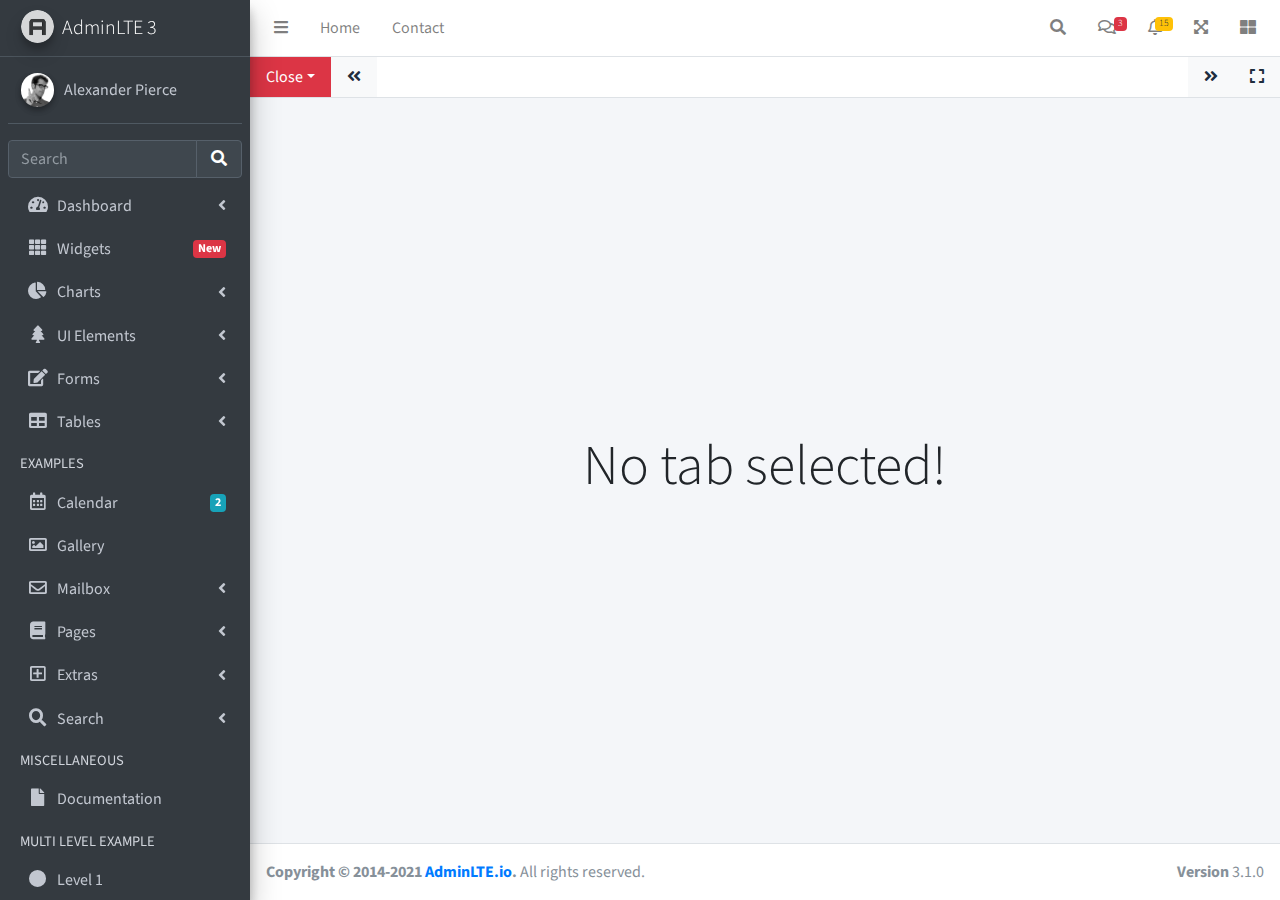
<file: plantilla/iframe.html>
<!DOCTYPE html>
<html lang="en">
<head>
  <meta charset="utf-8">
  <meta name="viewport" content="width=device-width, initial-scale=1">
  <title>AdminLTE 3 | Tabbed IFrames</title>

  <!-- Google Font: Source Sans Pro -->
  <link rel="stylesheet" href="https://fonts.googleapis.com/css?family=Source+Sans+Pro:300,400,400i,700&display=fallback">
  <!-- Font Awesome -->
  <link rel="stylesheet" href="plugins/fontawesome-free/css/all.min.css">
  <!-- Theme style -->
  <link rel="stylesheet" href="dist/css/adminlte.min.css">
  <!-- overlayScrollbars -->
  <link rel="stylesheet" href="plugins/overlayScrollbars/css/OverlayScrollbars.min.css">
</head>
<body class="hold-transition sidebar-mini layout-fixed" data-panel-auto-height-mode="height">
<div class="wrapper">

  <!-- Navbar -->
  <nav class="main-header navbar navbar-expand navbar-white navbar-light">
    <!-- Left navbar links -->
    <ul class="navbar-nav">
      <li class="nav-item">
        <a class="nav-link" data-widget="pushmenu" href="#" role="button"><i class="fas fa-bars"></i></a>
      </li>
      <li class="nav-item d-none d-sm-inline-block">
        <a href="index3.html" class="nav-link">Home</a>
      </li>
      <li class="nav-item d-none d-sm-inline-block">
        <a href="#" class="nav-link">Contact</a>
      </li>
    </ul>

    <!-- Right navbar links -->
    <ul class="navbar-nav ml-auto">
      <!-- Navbar Search -->
      <li class="nav-item">
        <a class="nav-link" data-widget="navbar-search" href="#" role="button">
          <i class="fas fa-search"></i>
        </a>
        <div class="navbar-search-block">
          <form class="form-inline">
            <div class="input-group input-group-sm">
              <input class="form-control form-control-navbar" type="search" placeholder="Search" aria-label="Search">
              <div class="input-group-append">
                <button class="btn btn-navbar" type="submit">
                  <i class="fas fa-search"></i>
                </button>
                <button class="btn btn-navbar" type="button" data-widget="navbar-search">
                  <i class="fas fa-times"></i>
                </button>
              </div>
            </div>
          </form>
        </div>
      </li>

      <!-- Messages Dropdown Menu -->
      <li class="nav-item dropdown">
        <a class="nav-link" data-toggle="dropdown" href="#">
          <i class="far fa-comments"></i>
          <span class="badge badge-danger navbar-badge">3</span>
        </a>
        <div class="dropdown-menu dropdown-menu-lg dropdown-menu-right">
          <a href="#" class="dropdown-item">
            <!-- Message Start -->
            <div class="media">
              <img src="dist/img/user1-128x128.jpg" alt="User Avatar" class="img-size-50 mr-3 img-circle">
              <div class="media-body">
                <h3 class="dropdown-item-title">
                  Brad Diesel
                  <span class="float-right text-sm text-danger"><i class="fas fa-star"></i></span>
                </h3>
                <p class="text-sm">Call me whenever you can...</p>
                <p class="text-sm text-muted"><i class="far fa-clock mr-1"></i> 4 Hours Ago</p>
              </div>
            </div>
            <!-- Message End -->
          </a>
          <div class="dropdown-divider"></div>
          <a href="#" class="dropdown-item">
            <!-- Message Start -->
            <div class="media">
              <img src="dist/img/user8-128x128.jpg" alt="User Avatar" class="img-size-50 img-circle mr-3">
              <div class="media-body">
                <h3 class="dropdown-item-title">
                  John Pierce
                  <span class="float-right text-sm text-muted"><i class="fas fa-star"></i></span>
                </h3>
                <p class="text-sm">I got your message bro</p>
                <p class="text-sm text-muted"><i class="far fa-clock mr-1"></i> 4 Hours Ago</p>
              </div>
            </div>
            <!-- Message End -->
          </a>
          <div class="dropdown-divider"></div>
          <a href="#" class="dropdown-item">
            <!-- Message Start -->
            <div class="media">
              <img src="dist/img/user3-128x128.jpg" alt="User Avatar" class="img-size-50 img-circle mr-3">
              <div class="media-body">
                <h3 class="dropdown-item-title">
                  Nora Silvester
                  <span class="float-right text-sm text-warning"><i class="fas fa-star"></i></span>
                </h3>
                <p class="text-sm">The subject goes here</p>
                <p class="text-sm text-muted"><i class="far fa-clock mr-1"></i> 4 Hours Ago</p>
              </div>
            </div>
            <!-- Message End -->
          </a>
          <div class="dropdown-divider"></div>
          <a href="#" class="dropdown-item dropdown-footer">See All Messages</a>
        </div>
      </li>
      <!-- Notifications Dropdown Menu -->
      <li class="nav-item dropdown">
        <a class="nav-link" data-toggle="dropdown" href="#">
          <i class="far fa-bell"></i>
          <span class="badge badge-warning navbar-badge">15</span>
        </a>
        <div class="dropdown-menu dropdown-menu-lg dropdown-menu-right">
          <span class="dropdown-item dropdown-header">15 Notifications</span>
          <div class="dropdown-divider"></div>
          <a href="#" class="dropdown-item">
            <i class="fas fa-envelope mr-2"></i> 4 new messages
            <span class="float-right text-muted text-sm">3 mins</span>
          </a>
          <div class="dropdown-divider"></div>
          <a href="#" class="dropdown-item">
            <i class="fas fa-users mr-2"></i> 8 friend requests
            <span class="float-right text-muted text-sm">12 hours</span>
          </a>
          <div class="dropdown-divider"></div>
          <a href="#" class="dropdown-item">
            <i class="fas fa-file mr-2"></i> 3 new reports
            <span class="float-right text-muted text-sm">2 days</span>
          </a>
          <div class="dropdown-divider"></div>
          <a href="#" class="dropdown-item dropdown-footer">See All Notifications</a>
        </div>
      </li>
      <li class="nav-item">
        <a class="nav-link" data-widget="fullscreen" href="#" role="button">
          <i class="fas fa-expand-arrows-alt"></i>
        </a>
      </li>
      <li class="nav-item">
        <a class="nav-link" data-widget="control-sidebar" data-slide="true" href="#" role="button">
          <i class="fas fa-th-large"></i>
        </a>
      </li>
    </ul>
  </nav>
  <!-- /.navbar -->

  <!-- Main Sidebar Container -->
  <aside class="main-sidebar sidebar-dark-primary elevation-4">
    <!-- Brand Logo -->
    <a href="index3.html" class="brand-link">
      <img src="dist/img/AdminLTELogo.png" alt="AdminLTE Logo" class="brand-image img-circle elevation-3" style="opacity: .8">
      <span class="brand-text font-weight-light">AdminLTE 3</span>
    </a>

    <!-- Sidebar -->
    <div class="sidebar">
      <!-- Sidebar user panel (optional) -->
      <div class="user-panel mt-3 pb-3 mb-3 d-flex">
        <div class="image">
          <img src="dist/img/user2-160x160.jpg" class="img-circle elevation-2" alt="User Image">
        </div>
        <div class="info">
          <a href="#" class="d-block">Alexander Pierce</a>
        </div>
      </div>

      <!-- SidebarSearch Form -->
      <div class="form-inline">
        <div class="input-group" data-widget="sidebar-search">
          <input class="form-control form-control-sidebar" type="search" placeholder="Search" aria-label="Search">
          <div class="input-group-append">
            <button class="btn btn-sidebar">
              <i class="fas fa-search fa-fw"></i>
            </button>
          </div>
        </div>
      </div>

      <!-- Sidebar Menu -->
      <nav class="mt-2">
        <ul class="nav nav-pills nav-sidebar flex-column" data-widget="treeview" role="menu" data-accordion="false">
          <!-- Add icons to the links using the .nav-icon class
               with font-awesome or any other icon font library -->
          <li class="nav-item">
            <a href="#" class="nav-link">
              <i class="nav-icon fas fa-tachometer-alt"></i>
              <p>
                Dashboard
                <i class="right fas fa-angle-left"></i>
              </p>
            </a>
            <ul class="nav nav-treeview">
              <li class="nav-item">
                <a href="./index.html" class="nav-link">
                  <i class="far fa-circle nav-icon"></i>
                  <p>Dashboard v1</p>
                </a>
              </li>
              <li class="nav-item">
                <a href="./index2.html" class="nav-link">
                  <i class="far fa-circle nav-icon"></i>
                  <p>Dashboard v2</p>
                </a>
              </li>
              <li class="nav-item">
                <a href="./index3.html" class="nav-link">
                  <i class="far fa-circle nav-icon"></i>
                  <p>Dashboard v3</p>
                </a>
              </li>
            </ul>
          </li>
          <li class="nav-item">
            <a href="pages/widgets.html" class="nav-link">
              <i class="nav-icon fas fa-th"></i>
              <p>
                Widgets
                <span class="right badge badge-danger">New</span>
              </p>
            </a>
          </li>
          <li class="nav-item">
            <a href="#" class="nav-link">
              <i class="nav-icon fas fa-chart-pie"></i>
              <p>
                Charts
                <i class="right fas fa-angle-left"></i>
              </p>
            </a>
            <ul class="nav nav-treeview">
              <li class="nav-item">
                <a href="pages/charts/chartjs.html" class="nav-link">
                  <i class="far fa-circle nav-icon"></i>
                  <p>ChartJS</p>
                </a>
              </li>
              <li class="nav-item">
                <a href="pages/charts/flot.html" class="nav-link">
                  <i class="far fa-circle nav-icon"></i>
                  <p>Flot</p>
                </a>
              </li>
              <li class="nav-item">
                <a href="pages/charts/inline.html" class="nav-link">
                  <i class="far fa-circle nav-icon"></i>
                  <p>Inline</p>
                </a>
              </li>
            </ul>
          </li>
          <li class="nav-item">
            <a href="#" class="nav-link">
              <i class="nav-icon fas fa-tree"></i>
              <p>
                UI Elements
                <i class="fas fa-angle-left right"></i>
              </p>
            </a>
            <ul class="nav nav-treeview">
              <li class="nav-item">
                <a href="pages/UI/general.html" class="nav-link">
                  <i class="far fa-circle nav-icon"></i>
                  <p>General</p>
                </a>
              </li>
              <li class="nav-item">
                <a href="pages/UI/icons.html" class="nav-link">
                  <i class="far fa-circle nav-icon"></i>
                  <p>Icons</p>
                </a>
              </li>
              <li class="nav-item">
                <a href="pages/UI/buttons.html" class="nav-link">
                  <i class="far fa-circle nav-icon"></i>
                  <p>Buttons</p>
                </a>
              </li>
              <li class="nav-item">
                <a href="pages/UI/sliders.html" class="nav-link">
                  <i class="far fa-circle nav-icon"></i>
                  <p>Sliders</p>
                </a>
              </li>
              <li class="nav-item">
                <a href="pages/UI/modals.html" class="nav-link">
                  <i class="far fa-circle nav-icon"></i>
                  <p>Modals & Alerts</p>
                </a>
              </li>
              <li class="nav-item">
                <a href="pages/UI/navbar.html" class="nav-link">
                  <i class="far fa-circle nav-icon"></i>
                  <p>Navbar & Tabs</p>
                </a>
              </li>
              <li class="nav-item">
                <a href="pages/UI/timeline.html" class="nav-link">
                  <i class="far fa-circle nav-icon"></i>
                  <p>Timeline</p>
                </a>
              </li>
              <li class="nav-item">
                <a href="pages/UI/ribbons.html" class="nav-link">
                  <i class="far fa-circle nav-icon"></i>
                  <p>Ribbons</p>
                </a>
              </li>
            </ul>
          </li>
          <li class="nav-item">
            <a href="#" class="nav-link">
              <i class="nav-icon fas fa-edit"></i>
              <p>
                Forms
                <i class="fas fa-angle-left right"></i>
              </p>
            </a>
            <ul class="nav nav-treeview">
              <li class="nav-item">
                <a href="pages/forms/general.html" class="nav-link">
                  <i class="far fa-circle nav-icon"></i>
                  <p>General Elements</p>
                </a>
              </li>
              <li class="nav-item">
                <a href="pages/forms/advanced.html" class="nav-link">
                  <i class="far fa-circle nav-icon"></i>
                  <p>Advanced Elements</p>
                </a>
              </li>
              <li class="nav-item">
                <a href="pages/forms/editors.html" class="nav-link">
                  <i class="far fa-circle nav-icon"></i>
                  <p>Editors</p>
                </a>
              </li>
              <li class="nav-item">
                <a href="pages/forms/validation.html" class="nav-link">
                  <i class="far fa-circle nav-icon"></i>
                  <p>Validation</p>
                </a>
              </li>
            </ul>
          </li>
          <li class="nav-item">
            <a href="#" class="nav-link">
              <i class="nav-icon fas fa-table"></i>
              <p>
                Tables
                <i class="fas fa-angle-left right"></i>
              </p>
            </a>
            <ul class="nav nav-treeview">
              <li class="nav-item">
                <a href="pages/tables/simple.html" class="nav-link">
                  <i class="far fa-circle nav-icon"></i>
                  <p>Simple Tables</p>
                </a>
              </li>
              <li class="nav-item">
                <a href="pages/tables/data.html" class="nav-link">
                  <i class="far fa-circle nav-icon"></i>
                  <p>DataTables</p>
                </a>
              </li>
              <li class="nav-item">
                <a href="pages/tables/jsgrid.html" class="nav-link">
                  <i class="far fa-circle nav-icon"></i>
                  <p>jsGrid</p>
                </a>
              </li>
            </ul>
          </li>
          <li class="nav-header">EXAMPLES</li>
          <li class="nav-item">
            <a href="pages/calendar.html" class="nav-link">
              <i class="nav-icon far fa-calendar-alt"></i>
              <p>
                Calendar
                <span class="badge badge-info right">2</span>
              </p>
            </a>
          </li>
          <li class="nav-item">
            <a href="pages/gallery.html" class="nav-link">
              <i class="nav-icon far fa-image"></i>
              <p>
                Gallery
              </p>
            </a>
          </li>
          <li class="nav-item">
            <a href="#" class="nav-link">
              <i class="nav-icon far fa-envelope"></i>
              <p>
                Mailbox
                <i class="fas fa-angle-left right"></i>
              </p>
            </a>
            <ul class="nav nav-treeview">
              <li class="nav-item">
                <a href="pages/mailbox/mailbox.html" class="nav-link">
                  <i class="far fa-circle nav-icon"></i>
                  <p>Inbox</p>
                </a>
              </li>
              <li class="nav-item">
                <a href="pages/mailbox/compose.html" class="nav-link">
                  <i class="far fa-circle nav-icon"></i>
                  <p>Compose</p>
                </a>
              </li>
              <li class="nav-item">
                <a href="pages/mailbox/read-mail.html" class="nav-link">
                  <i class="far fa-circle nav-icon"></i>
                  <p>Read</p>
                </a>
              </li>
            </ul>
          </li>
          <li class="nav-item">
            <a href="#" class="nav-link">
              <i class="nav-icon fas fa-book"></i>
              <p>
                Pages
                <i class="fas fa-angle-left right"></i>
              </p>
            </a>
            <ul class="nav nav-treeview">
              <li class="nav-item">
                <a href="pages/examples/invoice.html" class="nav-link">
                  <i class="far fa-circle nav-icon"></i>
                  <p>Invoice</p>
                </a>
              </li>
              <li class="nav-item">
                <a href="pages/examples/profile.html" class="nav-link">
                  <i class="far fa-circle nav-icon"></i>
                  <p>Profile</p>
                </a>
              </li>
              <li class="nav-item">
                <a href="pages/examples/e-commerce.html" class="nav-link">
                  <i class="far fa-circle nav-icon"></i>
                  <p>E-commerce</p>
                </a>
              </li>
              <li class="nav-item">
                <a href="pages/examples/projects.html" class="nav-link">
                  <i class="far fa-circle nav-icon"></i>
                  <p>Projects</p>
                </a>
              </li>
              <li class="nav-item">
                <a href="pages/examples/project-add.html" class="nav-link">
                  <i class="far fa-circle nav-icon"></i>
                  <p>Project Add</p>
                </a>
              </li>
              <li class="nav-item">
                <a href="pages/examples/project-edit.html" class="nav-link">
                  <i class="far fa-circle nav-icon"></i>
                  <p>Project Edit</p>
                </a>
              </li>
              <li class="nav-item">
                <a href="pages/examples/project-detail.html" class="nav-link">
                  <i class="far fa-circle nav-icon"></i>
                  <p>Project Detail</p>
                </a>
              </li>
              <li class="nav-item">
                <a href="pages/examples/contacts.html" class="nav-link">
                  <i class="far fa-circle nav-icon"></i>
                  <p>Contacts</p>
                </a>
              </li>
              <li class="nav-item">
                <a href="pages/examples/faq.html" class="nav-link">
                  <i class="far fa-circle nav-icon"></i>
                  <p>FAQ</p>
                </a>
              </li>
              <li class="nav-item">
                <a href="pages/examples/contact-us.html" class="nav-link">
                  <i class="far fa-circle nav-icon"></i>
                  <p>Contact us</p>
                </a>
              </li>
            </ul>
          </li>
          <li class="nav-item">
            <a href="#" class="nav-link">
              <i class="nav-icon far fa-plus-square"></i>
              <p>
                Extras
                <i class="fas fa-angle-left right"></i>
              </p>
            </a>
            <ul class="nav nav-treeview">
              <li class="nav-item">
                <a href="#" class="nav-link">
                  <i class="far fa-circle nav-icon"></i>
                  <p>
                    Login & Register v1
                    <i class="fas fa-angle-left right"></i>
                  </p>
                </a>
                <ul class="nav nav-treeview">
                  <li class="nav-item">
                    <a href="pages/examples/login.html" class="nav-link">
                      <i class="far fa-circle nav-icon"></i>
                      <p>Login v1</p>
                    </a>
                  </li>
                  <li class="nav-item">
                    <a href="pages/examples/register.html" class="nav-link">
                      <i class="far fa-circle nav-icon"></i>
                      <p>Register v1</p>
                    </a>
                  </li>
                  <li class="nav-item">
                    <a href="pages/examples/forgot-password.html" class="nav-link">
                      <i class="far fa-circle nav-icon"></i>
                      <p>Forgot Password v1</p>
                    </a>
                  </li>
                  <li class="nav-item">
                    <a href="pages/examples/recover-password.html" class="nav-link">
                      <i class="far fa-circle nav-icon"></i>
                      <p>Recover Password v1</p>
                    </a>
                  </li>
                </ul>
              </li>
              <li class="nav-item">
                <a href="#" class="nav-link">
                  <i class="far fa-circle nav-icon"></i>
                  <p>
                    Login & Register v2
                    <i class="fas fa-angle-left right"></i>
                  </p>
                </a>
                <ul class="nav nav-treeview">
                  <li class="nav-item">
                    <a href="pages/examples/login-v2.html" class="nav-link">
                      <i class="far fa-circle nav-icon"></i>
                      <p>Login v2</p>
                    </a>
                  </li>
                  <li class="nav-item">
                    <a href="pages/examples/register-v2.html" class="nav-link">
                      <i class="far fa-circle nav-icon"></i>
                      <p>Register v2</p>
                    </a>
                  </li>
                  <li class="nav-item">
                    <a href="pages/examples/forgot-password-v2.html" class="nav-link">
                      <i class="far fa-circle nav-icon"></i>
                      <p>Forgot Password v2</p>
                    </a>
                  </li>
                  <li class="nav-item">
                    <a href="pages/examples/recover-password-v2.html" class="nav-link">
                      <i class="far fa-circle nav-icon"></i>
                      <p>Recover Password v2</p>
                    </a>
                  </li>
                </ul>
              </li>
              <li class="nav-item">
                <a href="pages/examples/lockscreen.html" class="nav-link">
                  <i class="far fa-circle nav-icon"></i>
                  <p>Lockscreen</p>
                </a>
              </li>
              <li class="nav-item">
                <a href="pages/examples/legacy-user-menu.html" class="nav-link">
                  <i class="far fa-circle nav-icon"></i>
                  <p>Legacy User Menu</p>
                </a>
              </li>
              <li class="nav-item">
                <a href="pages/examples/language-menu.html" class="nav-link">
                  <i class="far fa-circle nav-icon"></i>
                  <p>Language Menu</p>
                </a>
              </li>
              <li class="nav-item">
                <a href="pages/examples/404.html" class="nav-link">
                  <i class="far fa-circle nav-icon"></i>
                  <p>Error 404</p>
                </a>
              </li>
              <li class="nav-item">
                <a href="pages/examples/500.html" class="nav-link">
                  <i class="far fa-circle nav-icon"></i>
                  <p>Error 500</p>
                </a>
              </li>
              <li class="nav-item">
                <a href="pages/examples/pace.html" class="nav-link">
                  <i class="far fa-circle nav-icon"></i>
                  <p>Pace</p>
                </a>
              </li>
              <li class="nav-item">
                <a href="pages/examples/blank.html" class="nav-link">
                  <i class="far fa-circle nav-icon"></i>
                  <p>Blank Page</p>
                </a>
              </li>
              <li class="nav-item">
                <a href="starter.html" class="nav-link">
                  <i class="far fa-circle nav-icon"></i>
                  <p>Starter Page</p>
                </a>
              </li>
            </ul>
          </li>
          <li class="nav-item">
            <a href="#" class="nav-link">
              <i class="nav-icon fas fa-search"></i>
              <p>
                Search
                <i class="fas fa-angle-left right"></i>
              </p>
            </a>
            <ul class="nav nav-treeview">
              <li class="nav-item">
                <a href="pages/search/simple.html" class="nav-link">
                  <i class="far fa-circle nav-icon"></i>
                  <p>Simple Search</p>
                </a>
              </li>
              <li class="nav-item">
                <a href="pages/search/enhanced.html" class="nav-link">
                  <i class="far fa-circle nav-icon"></i>
                  <p>Enhanced</p>
                </a>
              </li>
            </ul>
          </li>
          <li class="nav-header">MISCELLANEOUS</li>
          <li class="nav-item">
            <a href="https://adminlte.io/docs/3.1/" class="nav-link">
              <i class="nav-icon fas fa-file"></i>
              <p>Documentation</p>
            </a>
          </li>
          <li class="nav-header">MULTI LEVEL EXAMPLE</li>
          <li class="nav-item">
            <a href="#" class="nav-link">
              <i class="fas fa-circle nav-icon"></i>
              <p>Level 1</p>
            </a>
          </li>
          <li class="nav-item">
            <a href="#" class="nav-link">
              <i class="nav-icon fas fa-circle"></i>
              <p>
                Level 1
                <i class="right fas fa-angle-left"></i>
              </p>
            </a>
            <ul class="nav nav-treeview">
              <li class="nav-item">
                <a href="#" class="nav-link">
                  <i class="far fa-circle nav-icon"></i>
                  <p>Level 2</p>
                </a>
              </li>
              <li class="nav-item">
                <a href="#" class="nav-link">
                  <i class="far fa-circle nav-icon"></i>
                  <p>
                    Level 2
                    <i class="right fas fa-angle-left"></i>
                  </p>
                </a>
                <ul class="nav nav-treeview">
                  <li class="nav-item">
                    <a href="#" class="nav-link">
                      <i class="far fa-dot-circle nav-icon"></i>
                      <p>Level 3</p>
                    </a>
                  </li>
                  <li class="nav-item">
                    <a href="#" class="nav-link">
                      <i class="far fa-dot-circle nav-icon"></i>
                      <p>Level 3</p>
                    </a>
                  </li>
                  <li class="nav-item">
                    <a href="#" class="nav-link">
                      <i class="far fa-dot-circle nav-icon"></i>
                      <p>Level 3</p>
                    </a>
                  </li>
                </ul>
              </li>
              <li class="nav-item">
                <a href="#" class="nav-link">
                  <i class="far fa-circle nav-icon"></i>
                  <p>Level 2</p>
                </a>
              </li>
            </ul>
          </li>
          <li class="nav-item">
            <a href="#" class="nav-link">
              <i class="fas fa-circle nav-icon"></i>
              <p>Level 1</p>
            </a>
          </li>
          <li class="nav-header">LABELS</li>
          <li class="nav-item">
            <a href="#" class="nav-link">
              <i class="nav-icon far fa-circle text-danger"></i>
              <p class="text">Important</p>
            </a>
          </li>
          <li class="nav-item">
            <a href="#" class="nav-link">
              <i class="nav-icon far fa-circle text-warning"></i>
              <p>Warning</p>
            </a>
          </li>
          <li class="nav-item">
            <a href="#" class="nav-link">
              <i class="nav-icon far fa-circle text-info"></i>
              <p>Informational</p>
            </a>
          </li>
        </ul>
      </nav>
      <!-- /.sidebar-menu -->
    </div>
    <!-- /.sidebar -->
  </aside>

  <!-- Content Wrapper. Contains page content -->
  <div class="content-wrapper iframe-mode" data-widget="iframe" data-loading-screen="750">
    <div class="nav navbar navbar-expand navbar-white navbar-light border-bottom p-0">
      <div class="nav-item dropdown">
        <a class="nav-link bg-danger dropdown-toggle" data-toggle="dropdown" href="#" role="button" aria-haspopup="true" aria-expanded="false">Close</a>
        <div class="dropdown-menu mt-0">
          <a class="dropdown-item" href="#" data-widget="iframe-close" data-type="all">Close All</a>
          <a class="dropdown-item" href="#" data-widget="iframe-close" data-type="all-other">Close All Other</a>
        </div>
      </div>
      <a class="nav-link bg-light" href="#" data-widget="iframe-scrollleft"><i class="fas fa-angle-double-left"></i></a>
      <ul class="navbar-nav overflow-hidden" role="tablist"></ul>
      <a class="nav-link bg-light" href="#" data-widget="iframe-scrollright"><i class="fas fa-angle-double-right"></i></a>
      <a class="nav-link bg-light" href="#" data-widget="iframe-fullscreen"><i class="fas fa-expand"></i></a>
    </div>
    <div class="tab-content">
      <div class="tab-empty">
        <h2 class="display-4">No tab selected!</h2>
      </div>
      <div class="tab-loading">
        <div>
          <h2 class="display-4">Tab is loading <i class="fa fa-sync fa-spin"></i></h2>
        </div>
      </div>
    </div>
  </div>
  <!-- /.content-wrapper -->
  <footer class="main-footer">
    <strong>Copyright &copy; 2014-2021 <a href="https://adminlte.io">AdminLTE.io</a>.</strong>
    All rights reserved.
    <div class="float-right d-none d-sm-inline-block">
      <b>Version</b> 3.1.0
    </div>
  </footer>

  <!-- Control Sidebar -->
  <aside class="control-sidebar control-sidebar-dark">
    <!-- Control sidebar content goes here -->
  </aside>
  <!-- /.control-sidebar -->
</div>
<!-- ./wrapper -->

<!-- jQuery -->
<script src="plugins/jquery/jquery.min.js"></script>
<!-- jQuery UI 1.11.4 -->
<script src="plugins/jquery-ui/jquery-ui.min.js"></script>
<!-- Resolve conflict in jQuery UI tooltip with Bootstrap tooltip -->
<script>
  $.widget.bridge('uibutton', $.ui.button)
</script>
<!-- Bootstrap 4 -->
<script src="plugins/bootstrap/js/bootstrap.bundle.min.js"></script>
<!-- overlayScrollbars -->
<script src="plugins/overlayScrollbars/js/jquery.overlayScrollbars.min.js"></script>
<!-- AdminLTE App -->
<script src="dist/js/adminlte.js"></script>
<!-- AdminLTE for demo purposes -->
<script src="dist/js/demo.js"></script>
</body>
</html>
</file>
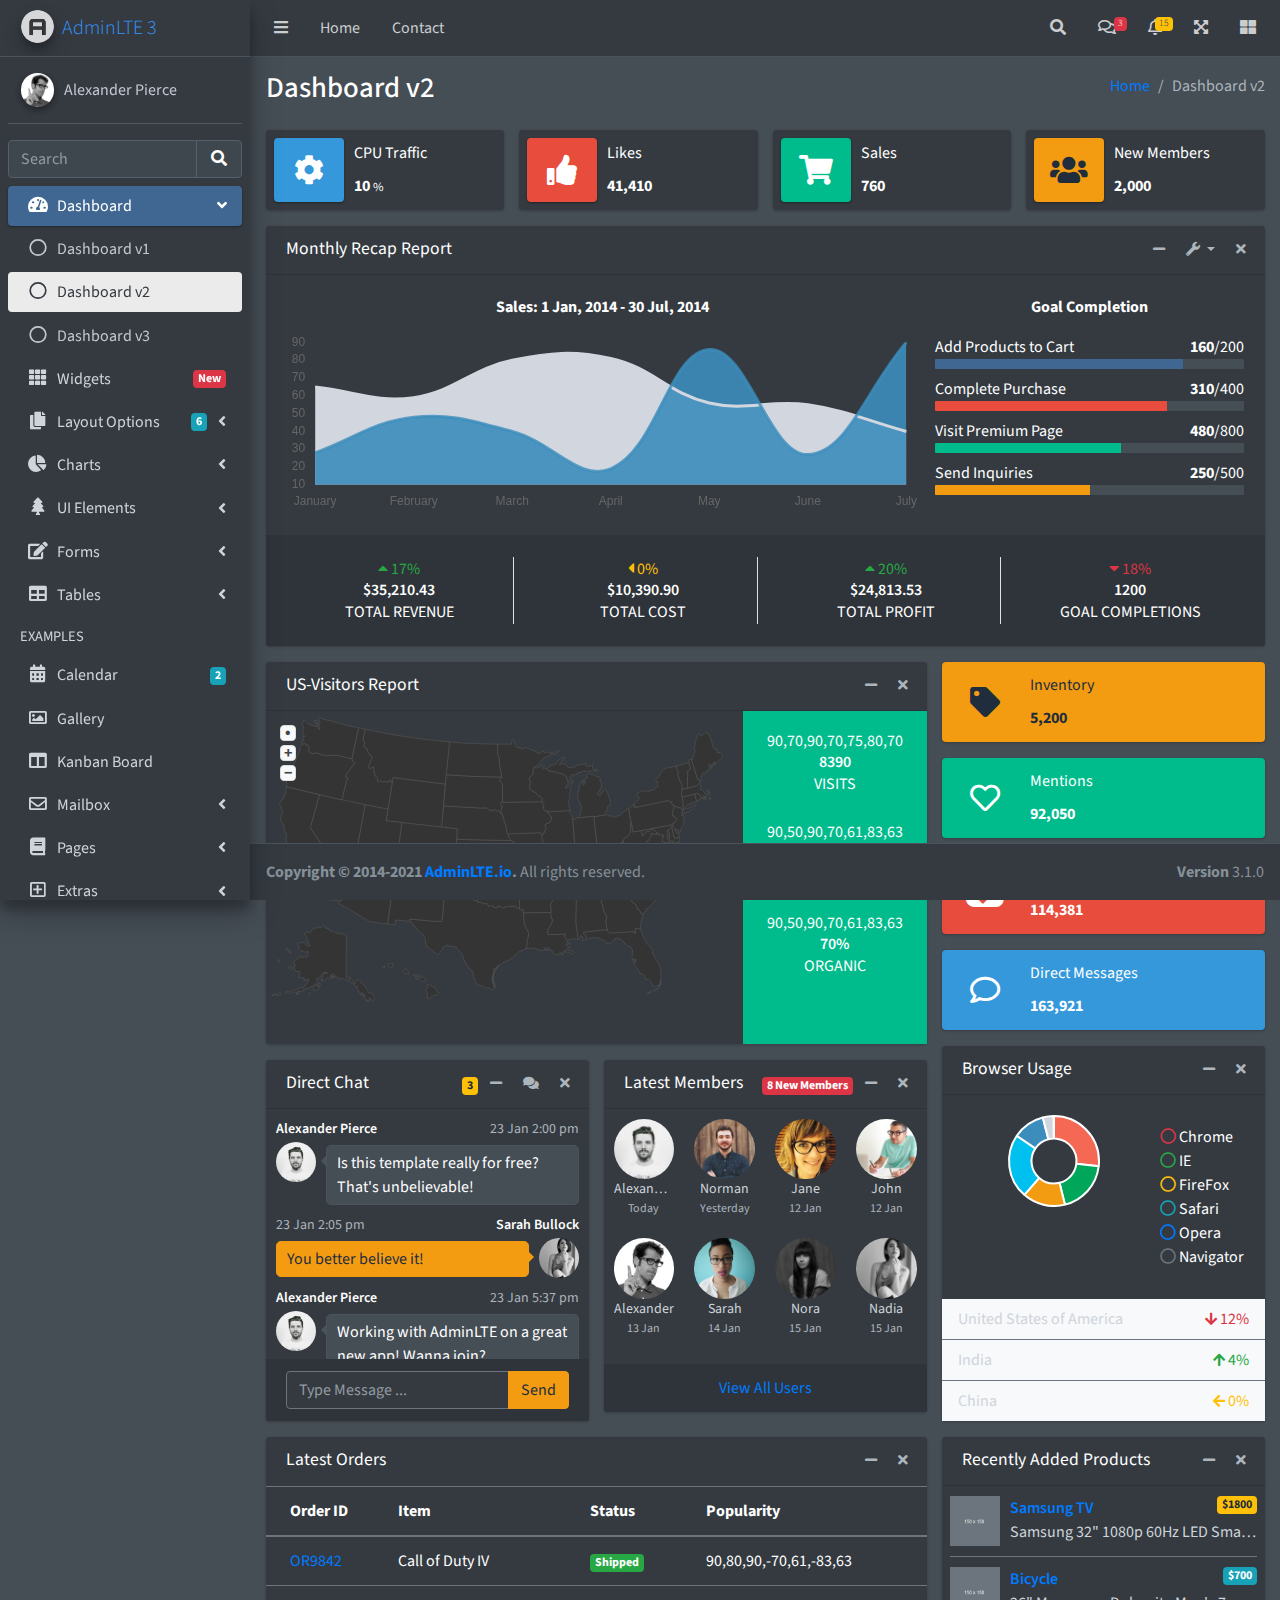
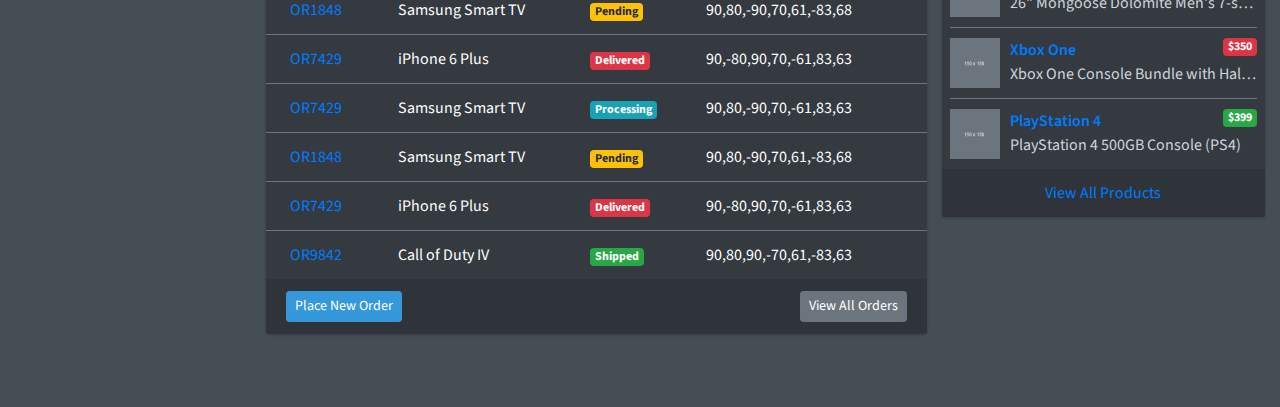
<file: plantilla/index2.html>
<!DOCTYPE html>
<html lang="en">
<head>
  <meta charset="utf-8">
  <meta name="viewport" content="width=device-width, initial-scale=1">
  <title>AdminLTE 3 | Dashboard 2</title>

  <!-- Google Font: Source Sans Pro -->
  <link rel="stylesheet" href="https://fonts.googleapis.com/css?family=Source+Sans+Pro:300,400,400i,700&display=fallback">
  <!-- Font Awesome Icons -->
  <link rel="stylesheet" href="plugins/fontawesome-free/css/all.min.css">
  <!-- overlayScrollbars -->
  <link rel="stylesheet" href="plugins/overlayScrollbars/css/OverlayScrollbars.min.css">
  <!-- Theme style -->
  <link rel="stylesheet" href="dist/css/adminlte.min.css">
</head>
<body class="hold-transition dark-mode sidebar-mini layout-fixed layout-navbar-fixed layout-footer-fixed">
<div class="wrapper">

  <!-- Preloader -->
  <div class="preloader flex-column justify-content-center align-items-center">
    <img class="animation__wobble" src="dist/img/AdminLTELogo.png" alt="AdminLTELogo" height="60" width="60">
  </div>

  <!-- Navbar -->
  <nav class="main-header navbar navbar-expand navbar-dark">
    <!-- Left navbar links -->
    <ul class="navbar-nav">
      <li class="nav-item">
        <a class="nav-link" data-widget="pushmenu" href="#" role="button"><i class="fas fa-bars"></i></a>
      </li>
      <li class="nav-item d-none d-sm-inline-block">
        <a href="index3.html" class="nav-link">Home</a>
      </li>
      <li class="nav-item d-none d-sm-inline-block">
        <a href="#" class="nav-link">Contact</a>
      </li>
    </ul>

    <!-- Right navbar links -->
    <ul class="navbar-nav ml-auto">
      <!-- Navbar Search -->
      <li class="nav-item">
        <a class="nav-link" data-widget="navbar-search" href="#" role="button">
          <i class="fas fa-search"></i>
        </a>
        <div class="navbar-search-block">
          <form class="form-inline">
            <div class="input-group input-group-sm">
              <input class="form-control form-control-navbar" type="search" placeholder="Search" aria-label="Search">
              <div class="input-group-append">
                <button class="btn btn-navbar" type="submit">
                  <i class="fas fa-search"></i>
                </button>
                <button class="btn btn-navbar" type="button" data-widget="navbar-search">
                  <i class="fas fa-times"></i>
                </button>
              </div>
            </div>
          </form>
        </div>
      </li>

      <!-- Messages Dropdown Menu -->
      <li class="nav-item dropdown">
        <a class="nav-link" data-toggle="dropdown" href="#">
          <i class="far fa-comments"></i>
          <span class="badge badge-danger navbar-badge">3</span>
        </a>
        <div class="dropdown-menu dropdown-menu-lg dropdown-menu-right">
          <a href="#" class="dropdown-item">
            <!-- Message Start -->
            <div class="media">
              <img src="dist/img/user1-128x128.jpg" alt="User Avatar" class="img-size-50 mr-3 img-circle">
              <div class="media-body">
                <h3 class="dropdown-item-title">
                  Brad Diesel
                  <span class="float-right text-sm text-danger"><i class="fas fa-star"></i></span>
                </h3>
                <p class="text-sm">Call me whenever you can...</p>
                <p class="text-sm text-muted"><i class="far fa-clock mr-1"></i> 4 Hours Ago</p>
              </div>
            </div>
            <!-- Message End -->
          </a>
          <div class="dropdown-divider"></div>
          <a href="#" class="dropdown-item">
            <!-- Message Start -->
            <div class="media">
              <img src="dist/img/user8-128x128.jpg" alt="User Avatar" class="img-size-50 img-circle mr-3">
              <div class="media-body">
                <h3 class="dropdown-item-title">
                  John Pierce
                  <span class="float-right text-sm text-muted"><i class="fas fa-star"></i></span>
                </h3>
                <p class="text-sm">I got your message bro</p>
                <p class="text-sm text-muted"><i class="far fa-clock mr-1"></i> 4 Hours Ago</p>
              </div>
            </div>
            <!-- Message End -->
          </a>
          <div class="dropdown-divider"></div>
          <a href="#" class="dropdown-item">
            <!-- Message Start -->
            <div class="media">
              <img src="dist/img/user3-128x128.jpg" alt="User Avatar" class="img-size-50 img-circle mr-3">
              <div class="media-body">
                <h3 class="dropdown-item-title">
                  Nora Silvester
                  <span class="float-right text-sm text-warning"><i class="fas fa-star"></i></span>
                </h3>
                <p class="text-sm">The subject goes here</p>
                <p class="text-sm text-muted"><i class="far fa-clock mr-1"></i> 4 Hours Ago</p>
              </div>
            </div>
            <!-- Message End -->
          </a>
          <div class="dropdown-divider"></div>
          <a href="#" class="dropdown-item dropdown-footer">See All Messages</a>
        </div>
      </li>
      <!-- Notifications Dropdown Menu -->
      <li class="nav-item dropdown">
        <a class="nav-link" data-toggle="dropdown" href="#">
          <i class="far fa-bell"></i>
          <span class="badge badge-warning navbar-badge">15</span>
        </a>
        <div class="dropdown-menu dropdown-menu-lg dropdown-menu-right">
          <span class="dropdown-item dropdown-header">15 Notifications</span>
          <div class="dropdown-divider"></div>
          <a href="#" class="dropdown-item">
            <i class="fas fa-envelope mr-2"></i> 4 new messages
            <span class="float-right text-muted text-sm">3 mins</span>
          </a>
          <div class="dropdown-divider"></div>
          <a href="#" class="dropdown-item">
            <i class="fas fa-users mr-2"></i> 8 friend requests
            <span class="float-right text-muted text-sm">12 hours</span>
          </a>
          <div class="dropdown-divider"></div>
          <a href="#" class="dropdown-item">
            <i class="fas fa-file mr-2"></i> 3 new reports
            <span class="float-right text-muted text-sm">2 days</span>
          </a>
          <div class="dropdown-divider"></div>
          <a href="#" class="dropdown-item dropdown-footer">See All Notifications</a>
        </div>
      </li>
      <li class="nav-item">
        <a class="nav-link" data-widget="fullscreen" href="#" role="button">
          <i class="fas fa-expand-arrows-alt"></i>
        </a>
      </li>
      <li class="nav-item">
        <a class="nav-link" data-widget="control-sidebar" data-slide="true" href="#" role="button">
          <i class="fas fa-th-large"></i>
        </a>
      </li>
    </ul>
  </nav>
  <!-- /.navbar -->

  <!-- Main Sidebar Container -->
  <aside class="main-sidebar sidebar-dark-primary elevation-4">
    <!-- Brand Logo -->
    <a href="index3.html" class="brand-link">
      <img src="dist/img/AdminLTELogo.png" alt="AdminLTE Logo" class="brand-image img-circle elevation-3" style="opacity: .8">
      <span class="brand-text font-weight-light">AdminLTE 3</span>
    </a>

    <!-- Sidebar -->
    <div class="sidebar">
      <!-- Sidebar user panel (optional) -->
      <div class="user-panel mt-3 pb-3 mb-3 d-flex">
        <div class="image">
          <img src="dist/img/user2-160x160.jpg" class="img-circle elevation-2" alt="User Image">
        </div>
        <div class="info">
          <a href="#" class="d-block">Alexander Pierce</a>
        </div>
      </div>

      <!-- SidebarSearch Form -->
      <div class="form-inline">
        <div class="input-group" data-widget="sidebar-search">
          <input class="form-control form-control-sidebar" type="search" placeholder="Search" aria-label="Search">
          <div class="input-group-append">
            <button class="btn btn-sidebar">
              <i class="fas fa-search fa-fw"></i>
            </button>
          </div>
        </div>
      </div>

      <!-- Sidebar Menu -->
      <nav class="mt-2">
        <ul class="nav nav-pills nav-sidebar flex-column" data-widget="treeview" role="menu" data-accordion="false">
          <!-- Add icons to the links using the .nav-icon class
               with font-awesome or any other icon font library -->
          <li class="nav-item menu-open">
            <a href="#" class="nav-link active">
              <i class="nav-icon fas fa-tachometer-alt"></i>
              <p>
                Dashboard
                <i class="right fas fa-angle-left"></i>
              </p>
            </a>
            <ul class="nav nav-treeview">
              <li class="nav-item">
                <a href="./index.html" class="nav-link">
                  <i class="far fa-circle nav-icon"></i>
                  <p>Dashboard v1</p>
                </a>
              </li>
              <li class="nav-item">
                <a href="./index2.html" class="nav-link active">
                  <i class="far fa-circle nav-icon"></i>
                  <p>Dashboard v2</p>
                </a>
              </li>
              <li class="nav-item">
                <a href="./index3.html" class="nav-link">
                  <i class="far fa-circle nav-icon"></i>
                  <p>Dashboard v3</p>
                </a>
              </li>
            </ul>
          </li>
          <li class="nav-item">
            <a href="pages/widgets.html" class="nav-link">
              <i class="nav-icon fas fa-th"></i>
              <p>
                Widgets
                <span class="right badge badge-danger">New</span>
              </p>
            </a>
          </li>
          <li class="nav-item">
            <a href="#" class="nav-link">
              <i class="nav-icon fas fa-copy"></i>
              <p>
                Layout Options
                <i class="fas fa-angle-left right"></i>
                <span class="badge badge-info right">6</span>
              </p>
            </a>
            <ul class="nav nav-treeview">
              <li class="nav-item">
                <a href="pages/layout/top-nav.html" class="nav-link">
                  <i class="far fa-circle nav-icon"></i>
                  <p>Top Navigation</p>
                </a>
              </li>
              <li class="nav-item">
                <a href="pages/layout/top-nav-sidebar.html" class="nav-link">
                  <i class="far fa-circle nav-icon"></i>
                  <p>Top Navigation + Sidebar</p>
                </a>
              </li>
              <li class="nav-item">
                <a href="pages/layout/boxed.html" class="nav-link">
                  <i class="far fa-circle nav-icon"></i>
                  <p>Boxed</p>
                </a>
              </li>
              <li class="nav-item">
                <a href="pages/layout/fixed-sidebar.html" class="nav-link">
                  <i class="far fa-circle nav-icon"></i>
                  <p>Fixed Sidebar</p>
                </a>
              </li>
              <li class="nav-item">
                <a href="pages/layout/fixed-sidebar-custom.html" class="nav-link">
                  <i class="far fa-circle nav-icon"></i>
                  <p>Fixed Sidebar <small>+ Custom Area</small></p>
                </a>
              </li>
              <li class="nav-item">
                <a href="pages/layout/fixed-topnav.html" class="nav-link">
                  <i class="far fa-circle nav-icon"></i>
                  <p>Fixed Navbar</p>
                </a>
              </li>
              <li class="nav-item">
                <a href="pages/layout/fixed-footer.html" class="nav-link">
                  <i class="far fa-circle nav-icon"></i>
                  <p>Fixed Footer</p>
                </a>
              </li>
              <li class="nav-item">
                <a href="pages/layout/collapsed-sidebar.html" class="nav-link">
                  <i class="far fa-circle nav-icon"></i>
                  <p>Collapsed Sidebar</p>
                </a>
              </li>
            </ul>
          </li>
          <li class="nav-item">
            <a href="#" class="nav-link">
              <i class="nav-icon fas fa-chart-pie"></i>
              <p>
                Charts
                <i class="right fas fa-angle-left"></i>
              </p>
            </a>
            <ul class="nav nav-treeview">
              <li class="nav-item">
                <a href="pages/charts/chartjs.html" class="nav-link">
                  <i class="far fa-circle nav-icon"></i>
                  <p>ChartJS</p>
                </a>
              </li>
              <li class="nav-item">
                <a href="pages/charts/flot.html" class="nav-link">
                  <i class="far fa-circle nav-icon"></i>
                  <p>Flot</p>
                </a>
              </li>
              <li class="nav-item">
                <a href="pages/charts/inline.html" class="nav-link">
                  <i class="far fa-circle nav-icon"></i>
                  <p>Inline</p>
                </a>
              </li>
              <li class="nav-item">
                <a href="pages/charts/uplot.html" class="nav-link">
                  <i class="far fa-circle nav-icon"></i>
                  <p>uPlot</p>
                </a>
              </li>
            </ul>
          </li>
          <li class="nav-item">
            <a href="#" class="nav-link">
              <i class="nav-icon fas fa-tree"></i>
              <p>
                UI Elements
                <i class="fas fa-angle-left right"></i>
              </p>
            </a>
            <ul class="nav nav-treeview">
              <li class="nav-item">
                <a href="pages/UI/general.html" class="nav-link">
                  <i class="far fa-circle nav-icon"></i>
                  <p>General</p>
                </a>
              </li>
              <li class="nav-item">
                <a href="pages/UI/icons.html" class="nav-link">
                  <i class="far fa-circle nav-icon"></i>
                  <p>Icons</p>
                </a>
              </li>
              <li class="nav-item">
                <a href="pages/UI/buttons.html" class="nav-link">
                  <i class="far fa-circle nav-icon"></i>
                  <p>Buttons</p>
                </a>
              </li>
              <li class="nav-item">
                <a href="pages/UI/sliders.html" class="nav-link">
                  <i class="far fa-circle nav-icon"></i>
                  <p>Sliders</p>
                </a>
              </li>
              <li class="nav-item">
                <a href="pages/UI/modals.html" class="nav-link">
                  <i class="far fa-circle nav-icon"></i>
                  <p>Modals & Alerts</p>
                </a>
              </li>
              <li class="nav-item">
                <a href="pages/UI/navbar.html" class="nav-link">
                  <i class="far fa-circle nav-icon"></i>
                  <p>Navbar & Tabs</p>
                </a>
              </li>
              <li class="nav-item">
                <a href="pages/UI/timeline.html" class="nav-link">
                  <i class="far fa-circle nav-icon"></i>
                  <p>Timeline</p>
                </a>
              </li>
              <li class="nav-item">
                <a href="pages/UI/ribbons.html" class="nav-link">
                  <i class="far fa-circle nav-icon"></i>
                  <p>Ribbons</p>
                </a>
              </li>
            </ul>
          </li>
          <li class="nav-item">
            <a href="#" class="nav-link">
              <i class="nav-icon fas fa-edit"></i>
              <p>
                Forms
                <i class="fas fa-angle-left right"></i>
              </p>
            </a>
            <ul class="nav nav-treeview">
              <li class="nav-item">
                <a href="pages/forms/general.html" class="nav-link">
                  <i class="far fa-circle nav-icon"></i>
                  <p>General Elements</p>
                </a>
              </li>
              <li class="nav-item">
                <a href="pages/forms/advanced.html" class="nav-link">
                  <i class="far fa-circle nav-icon"></i>
                  <p>Advanced Elements</p>
                </a>
              </li>
              <li class="nav-item">
                <a href="pages/forms/editors.html" class="nav-link">
                  <i class="far fa-circle nav-icon"></i>
                  <p>Editors</p>
                </a>
              </li>
              <li class="nav-item">
                <a href="pages/forms/validation.html" class="nav-link">
                  <i class="far fa-circle nav-icon"></i>
                  <p>Validation</p>
                </a>
              </li>
            </ul>
          </li>
          <li class="nav-item">
            <a href="#" class="nav-link">
              <i class="nav-icon fas fa-table"></i>
              <p>
                Tables
                <i class="fas fa-angle-left right"></i>
              </p>
            </a>
            <ul class="nav nav-treeview">
              <li class="nav-item">
                <a href="pages/tables/simple.html" class="nav-link">
                  <i class="far fa-circle nav-icon"></i>
                  <p>Simple Tables</p>
                </a>
              </li>
              <li class="nav-item">
                <a href="pages/tables/data.html" class="nav-link">
                  <i class="far fa-circle nav-icon"></i>
                  <p>DataTables</p>
                </a>
              </li>
              <li class="nav-item">
                <a href="pages/tables/jsgrid.html" class="nav-link">
                  <i class="far fa-circle nav-icon"></i>
                  <p>jsGrid</p>
                </a>
              </li>
            </ul>
          </li>
          <li class="nav-header">EXAMPLES</li>
          <li class="nav-item">
            <a href="pages/calendar.html" class="nav-link">
              <i class="nav-icon fas fa-calendar-alt"></i>
              <p>
                Calendar
                <span class="badge badge-info right">2</span>
              </p>
            </a>
          </li>
          <li class="nav-item">
            <a href="pages/gallery.html" class="nav-link">
              <i class="nav-icon far fa-image"></i>
              <p>
                Gallery
              </p>
            </a>
          </li>
          <li class="nav-item">
            <a href="pages/kanban.html" class="nav-link">
              <i class="nav-icon fas fa-columns"></i>
              <p>
                Kanban Board
              </p>
            </a>
          </li>
          <li class="nav-item">
            <a href="#" class="nav-link">
              <i class="nav-icon far fa-envelope"></i>
              <p>
                Mailbox
                <i class="fas fa-angle-left right"></i>
              </p>
            </a>
            <ul class="nav nav-treeview">
              <li class="nav-item">
                <a href="pages/mailbox/mailbox.html" class="nav-link">
                  <i class="far fa-circle nav-icon"></i>
                  <p>Inbox</p>
                </a>
              </li>
              <li class="nav-item">
                <a href="pages/mailbox/compose.html" class="nav-link">
                  <i class="far fa-circle nav-icon"></i>
                  <p>Compose</p>
                </a>
              </li>
              <li class="nav-item">
                <a href="pages/mailbox/read-mail.html" class="nav-link">
                  <i class="far fa-circle nav-icon"></i>
                  <p>Read</p>
                </a>
              </li>
            </ul>
          </li>
          <li class="nav-item">
            <a href="#" class="nav-link">
              <i class="nav-icon fas fa-book"></i>
              <p>
                Pages
                <i class="fas fa-angle-left right"></i>
              </p>
            </a>
            <ul class="nav nav-treeview">
              <li class="nav-item">
                <a href="pages/examples/invoice.html" class="nav-link">
                  <i class="far fa-circle nav-icon"></i>
                  <p>Invoice</p>
                </a>
              </li>
              <li class="nav-item">
                <a href="pages/examples/profile.html" class="nav-link">
                  <i class="far fa-circle nav-icon"></i>
                  <p>Profile</p>
                </a>
              </li>
              <li class="nav-item">
                <a href="pages/examples/e-commerce.html" class="nav-link">
                  <i class="far fa-circle nav-icon"></i>
                  <p>E-commerce</p>
                </a>
              </li>
              <li class="nav-item">
                <a href="pages/examples/projects.html" class="nav-link">
                  <i class="far fa-circle nav-icon"></i>
                  <p>Projects</p>
                </a>
              </li>
              <li class="nav-item">
                <a href="pages/examples/project-add.html" class="nav-link">
                  <i class="far fa-circle nav-icon"></i>
                  <p>Project Add</p>
                </a>
              </li>
              <li class="nav-item">
                <a href="pages/examples/project-edit.html" class="nav-link">
                  <i class="far fa-circle nav-icon"></i>
                  <p>Project Edit</p>
                </a>
              </li>
              <li class="nav-item">
                <a href="pages/examples/project-detail.html" class="nav-link">
                  <i class="far fa-circle nav-icon"></i>
                  <p>Project Detail</p>
                </a>
              </li>
              <li class="nav-item">
                <a href="pages/examples/contacts.html" class="nav-link">
                  <i class="far fa-circle nav-icon"></i>
                  <p>Contacts</p>
                </a>
              </li>
              <li class="nav-item">
                <a href="pages/examples/faq.html" class="nav-link">
                  <i class="far fa-circle nav-icon"></i>
                  <p>FAQ</p>
                </a>
              </li>
              <li class="nav-item">
                <a href="pages/examples/contact-us.html" class="nav-link">
                  <i class="far fa-circle nav-icon"></i>
                  <p>Contact us</p>
                </a>
              </li>
            </ul>
          </li>
          <li class="nav-item">
            <a href="#" class="nav-link">
              <i class="nav-icon far fa-plus-square"></i>
              <p>
                Extras
                <i class="fas fa-angle-left right"></i>
              </p>
            </a>
            <ul class="nav nav-treeview">
              <li class="nav-item">
                <a href="#" class="nav-link">
                  <i class="far fa-circle nav-icon"></i>
                  <p>
                    Login & Register v1
                    <i class="fas fa-angle-left right"></i>
                  </p>
                </a>
                <ul class="nav nav-treeview">
                  <li class="nav-item">
                    <a href="pages/examples/login.html" class="nav-link">
                      <i class="far fa-circle nav-icon"></i>
                      <p>Login v1</p>
                    </a>
                  </li>
                  <li class="nav-item">
                    <a href="pages/examples/register.html" class="nav-link">
                      <i class="far fa-circle nav-icon"></i>
                      <p>Register v1</p>
                    </a>
                  </li>
                  <li class="nav-item">
                    <a href="pages/examples/forgot-password.html" class="nav-link">
                      <i class="far fa-circle nav-icon"></i>
                      <p>Forgot Password v1</p>
                    </a>
                  </li>
                  <li class="nav-item">
                    <a href="pages/examples/recover-password.html" class="nav-link">
                      <i class="far fa-circle nav-icon"></i>
                      <p>Recover Password v1</p>
                    </a>
                  </li>
                </ul>
              </li>
              <li class="nav-item">
                <a href="#" class="nav-link">
                  <i class="far fa-circle nav-icon"></i>
                  <p>
                    Login & Register v2
                    <i class="fas fa-angle-left right"></i>
                  </p>
                </a>
                <ul class="nav nav-treeview">
                  <li class="nav-item">
                    <a href="pages/examples/login-v2.html" class="nav-link">
                      <i class="far fa-circle nav-icon"></i>
                      <p>Login v2</p>
                    </a>
                  </li>
                  <li class="nav-item">
                    <a href="pages/examples/register-v2.html" class="nav-link">
                      <i class="far fa-circle nav-icon"></i>
                      <p>Register v2</p>
                    </a>
                  </li>
                  <li class="nav-item">
                    <a href="pages/examples/forgot-password-v2.html" class="nav-link">
                      <i class="far fa-circle nav-icon"></i>
                      <p>Forgot Password v2</p>
                    </a>
                  </li>
                  <li class="nav-item">
                    <a href="pages/examples/recover-password-v2.html" class="nav-link">
                      <i class="far fa-circle nav-icon"></i>
                      <p>Recover Password v2</p>
                    </a>
                  </li>
                </ul>
              </li>
              <li class="nav-item">
                <a href="pages/examples/lockscreen.html" class="nav-link">
                  <i class="far fa-circle nav-icon"></i>
                  <p>Lockscreen</p>
                </a>
              </li>
              <li class="nav-item">
                <a href="pages/examples/legacy-user-menu.html" class="nav-link">
                  <i class="far fa-circle nav-icon"></i>
                  <p>Legacy User Menu</p>
                </a>
              </li>
              <li class="nav-item">
                <a href="pages/examples/language-menu.html" class="nav-link">
                  <i class="far fa-circle nav-icon"></i>
                  <p>Language Menu</p>
                </a>
              </li>
              <li class="nav-item">
                <a href="pages/examples/404.html" class="nav-link">
                  <i class="far fa-circle nav-icon"></i>
                  <p>Error 404</p>
                </a>
              </li>
              <li class="nav-item">
                <a href="pages/examples/500.html" class="nav-link">
                  <i class="far fa-circle nav-icon"></i>
                  <p>Error 500</p>
                </a>
              </li>
              <li class="nav-item">
                <a href="pages/examples/pace.html" class="nav-link">
                  <i class="far fa-circle nav-icon"></i>
                  <p>Pace</p>
                </a>
              </li>
              <li class="nav-item">
                <a href="pages/examples/blank.html" class="nav-link">
                  <i class="far fa-circle nav-icon"></i>
                  <p>Blank Page</p>
                </a>
              </li>
              <li class="nav-item">
                <a href="starter.html" class="nav-link">
                  <i class="far fa-circle nav-icon"></i>
                  <p>Starter Page</p>
                </a>
              </li>
            </ul>
          </li>
          <li class="nav-item">
            <a href="#" class="nav-link">
              <i class="nav-icon fas fa-search"></i>
              <p>
                Search
                <i class="fas fa-angle-left right"></i>
              </p>
            </a>
            <ul class="nav nav-treeview">
              <li class="nav-item">
                <a href="pages/search/simple.html" class="nav-link">
                  <i class="far fa-circle nav-icon"></i>
                  <p>Simple Search</p>
                </a>
              </li>
              <li class="nav-item">
                <a href="pages/search/enhanced.html" class="nav-link">
                  <i class="far fa-circle nav-icon"></i>
                  <p>Enhanced</p>
                </a>
              </li>
            </ul>
          </li>
          <li class="nav-header">MISCELLANEOUS</li>
          <li class="nav-item">
            <a href="iframe.html" class="nav-link">
              <i class="nav-icon fas fa-ellipsis-h"></i>
              <p>Tabbed IFrame Plugin</p>
            </a>
          </li>
          <li class="nav-item">
            <a href="https://adminlte.io/docs/3.1/" class="nav-link">
              <i class="nav-icon fas fa-file"></i>
              <p>Documentation</p>
            </a>
          </li>
          <li class="nav-header">MULTI LEVEL EXAMPLE</li>
          <li class="nav-item">
            <a href="#" class="nav-link">
              <i class="fas fa-circle nav-icon"></i>
              <p>Level 1</p>
            </a>
          </li>
          <li class="nav-item">
            <a href="#" class="nav-link">
              <i class="nav-icon fas fa-circle"></i>
              <p>
                Level 1
                <i class="right fas fa-angle-left"></i>
              </p>
            </a>
            <ul class="nav nav-treeview">
              <li class="nav-item">
                <a href="#" class="nav-link">
                  <i class="far fa-circle nav-icon"></i>
                  <p>Level 2</p>
                </a>
              </li>
              <li class="nav-item">
                <a href="#" class="nav-link">
                  <i class="far fa-circle nav-icon"></i>
                  <p>
                    Level 2
                    <i class="right fas fa-angle-left"></i>
                  </p>
                </a>
                <ul class="nav nav-treeview">
                  <li class="nav-item">
                    <a href="#" class="nav-link">
                      <i class="far fa-dot-circle nav-icon"></i>
                      <p>Level 3</p>
                    </a>
                  </li>
                  <li class="nav-item">
                    <a href="#" class="nav-link">
                      <i class="far fa-dot-circle nav-icon"></i>
                      <p>Level 3</p>
                    </a>
                  </li>
                  <li class="nav-item">
                    <a href="#" class="nav-link">
                      <i class="far fa-dot-circle nav-icon"></i>
                      <p>Level 3</p>
                    </a>
                  </li>
                </ul>
              </li>
              <li class="nav-item">
                <a href="#" class="nav-link">
                  <i class="far fa-circle nav-icon"></i>
                  <p>Level 2</p>
                </a>
              </li>
            </ul>
          </li>
          <li class="nav-item">
            <a href="#" class="nav-link">
              <i class="fas fa-circle nav-icon"></i>
              <p>Level 1</p>
            </a>
          </li>
          <li class="nav-header">LABELS</li>
          <li class="nav-item">
            <a href="#" class="nav-link">
              <i class="nav-icon far fa-circle text-danger"></i>
              <p class="text">Important</p>
            </a>
          </li>
          <li class="nav-item">
            <a href="#" class="nav-link">
              <i class="nav-icon far fa-circle text-warning"></i>
              <p>Warning</p>
            </a>
          </li>
          <li class="nav-item">
            <a href="#" class="nav-link">
              <i class="nav-icon far fa-circle text-info"></i>
              <p>Informational</p>
            </a>
          </li>
        </ul>
      </nav>
      <!-- /.sidebar-menu -->
    </div>
    <!-- /.sidebar -->
  </aside>

  <!-- Content Wrapper. Contains page content -->
  <div class="content-wrapper">
    <!-- Content Header (Page header) -->
    <div class="content-header">
      <div class="container-fluid">
        <div class="row mb-2">
          <div class="col-sm-6">
            <h1 class="m-0">Dashboard v2</h1>
          </div><!-- /.col -->
          <div class="col-sm-6">
            <ol class="breadcrumb float-sm-right">
              <li class="breadcrumb-item"><a href="#">Home</a></li>
              <li class="breadcrumb-item active">Dashboard v2</li>
            </ol>
          </div><!-- /.col -->
        </div><!-- /.row -->
      </div><!-- /.container-fluid -->
    </div>
    <!-- /.content-header -->

    <!-- Main content -->
    <section class="content">
      <div class="container-fluid">
        <!-- Info boxes -->
        <div class="row">
          <div class="col-12 col-sm-6 col-md-3">
            <div class="info-box">
              <span class="info-box-icon bg-info elevation-1"><i class="fas fa-cog"></i></span>

              <div class="info-box-content">
                <span class="info-box-text">CPU Traffic</span>
                <span class="info-box-number">
                  10
                  <small>%</small>
                </span>
              </div>
              <!-- /.info-box-content -->
            </div>
            <!-- /.info-box -->
          </div>
          <!-- /.col -->
          <div class="col-12 col-sm-6 col-md-3">
            <div class="info-box mb-3">
              <span class="info-box-icon bg-danger elevation-1"><i class="fas fa-thumbs-up"></i></span>

              <div class="info-box-content">
                <span class="info-box-text">Likes</span>
                <span class="info-box-number">41,410</span>
              </div>
              <!-- /.info-box-content -->
            </div>
            <!-- /.info-box -->
          </div>
          <!-- /.col -->

          <!-- fix for small devices only -->
          <div class="clearfix hidden-md-up"></div>

          <div class="col-12 col-sm-6 col-md-3">
            <div class="info-box mb-3">
              <span class="info-box-icon bg-success elevation-1"><i class="fas fa-shopping-cart"></i></span>

              <div class="info-box-content">
                <span class="info-box-text">Sales</span>
                <span class="info-box-number">760</span>
              </div>
              <!-- /.info-box-content -->
            </div>
            <!-- /.info-box -->
          </div>
          <!-- /.col -->
          <div class="col-12 col-sm-6 col-md-3">
            <div class="info-box mb-3">
              <span class="info-box-icon bg-warning elevation-1"><i class="fas fa-users"></i></span>

              <div class="info-box-content">
                <span class="info-box-text">New Members</span>
                <span class="info-box-number">2,000</span>
              </div>
              <!-- /.info-box-content -->
            </div>
            <!-- /.info-box -->
          </div>
          <!-- /.col -->
        </div>
        <!-- /.row -->

        <div class="row">
          <div class="col-md-12">
            <div class="card">
              <div class="card-header">
                <h5 class="card-title">Monthly Recap Report</h5>

                <div class="card-tools">
                  <button type="button" class="btn btn-tool" data-card-widget="collapse">
                    <i class="fas fa-minus"></i>
                  </button>
                  <div class="btn-group">
                    <button type="button" class="btn btn-tool dropdown-toggle" data-toggle="dropdown">
                      <i class="fas fa-wrench"></i>
                    </button>
                    <div class="dropdown-menu dropdown-menu-right" role="menu">
                      <a href="#" class="dropdown-item">Action</a>
                      <a href="#" class="dropdown-item">Another action</a>
                      <a href="#" class="dropdown-item">Something else here</a>
                      <a class="dropdown-divider"></a>
                      <a href="#" class="dropdown-item">Separated link</a>
                    </div>
                  </div>
                  <button type="button" class="btn btn-tool" data-card-widget="remove">
                    <i class="fas fa-times"></i>
                  </button>
                </div>
              </div>
              <!-- /.card-header -->
              <div class="card-body">
                <div class="row">
                  <div class="col-md-8">
                    <p class="text-center">
                      <strong>Sales: 1 Jan, 2014 - 30 Jul, 2014</strong>
                    </p>

                    <div class="chart">
                      <!-- Sales Chart Canvas -->
                      <canvas id="salesChart" height="180" style="height: 180px;"></canvas>
                    </div>
                    <!-- /.chart-responsive -->
                  </div>
                  <!-- /.col -->
                  <div class="col-md-4">
                    <p class="text-center">
                      <strong>Goal Completion</strong>
                    </p>

                    <div class="progress-group">
                      Add Products to Cart
                      <span class="float-right"><b>160</b>/200</span>
                      <div class="progress progress-sm">
                        <div class="progress-bar bg-primary" style="width: 80%"></div>
                      </div>
                    </div>
                    <!-- /.progress-group -->

                    <div class="progress-group">
                      Complete Purchase
                      <span class="float-right"><b>310</b>/400</span>
                      <div class="progress progress-sm">
                        <div class="progress-bar bg-danger" style="width: 75%"></div>
                      </div>
                    </div>

                    <!-- /.progress-group -->
                    <div class="progress-group">
                      <span class="progress-text">Visit Premium Page</span>
                      <span class="float-right"><b>480</b>/800</span>
                      <div class="progress progress-sm">
                        <div class="progress-bar bg-success" style="width: 60%"></div>
                      </div>
                    </div>

                    <!-- /.progress-group -->
                    <div class="progress-group">
                      Send Inquiries
                      <span class="float-right"><b>250</b>/500</span>
                      <div class="progress progress-sm">
                        <div class="progress-bar bg-warning" style="width: 50%"></div>
                      </div>
                    </div>
                    <!-- /.progress-group -->
                  </div>
                  <!-- /.col -->
                </div>
                <!-- /.row -->
              </div>
              <!-- ./card-body -->
              <div class="card-footer">
                <div class="row">
                  <div class="col-sm-3 col-6">
                    <div class="description-block border-right">
                      <span class="description-percentage text-success"><i class="fas fa-caret-up"></i> 17%</span>
                      <h5 class="description-header">$35,210.43</h5>
                      <span class="description-text">TOTAL REVENUE</span>
                    </div>
                    <!-- /.description-block -->
                  </div>
                  <!-- /.col -->
                  <div class="col-sm-3 col-6">
                    <div class="description-block border-right">
                      <span class="description-percentage text-warning"><i class="fas fa-caret-left"></i> 0%</span>
                      <h5 class="description-header">$10,390.90</h5>
                      <span class="description-text">TOTAL COST</span>
                    </div>
                    <!-- /.description-block -->
                  </div>
                  <!-- /.col -->
                  <div class="col-sm-3 col-6">
                    <div class="description-block border-right">
                      <span class="description-percentage text-success"><i class="fas fa-caret-up"></i> 20%</span>
                      <h5 class="description-header">$24,813.53</h5>
                      <span class="description-text">TOTAL PROFIT</span>
                    </div>
                    <!-- /.description-block -->
                  </div>
                  <!-- /.col -->
                  <div class="col-sm-3 col-6">
                    <div class="description-block">
                      <span class="description-percentage text-danger"><i class="fas fa-caret-down"></i> 18%</span>
                      <h5 class="description-header">1200</h5>
                      <span class="description-text">GOAL COMPLETIONS</span>
                    </div>
                    <!-- /.description-block -->
                  </div>
                </div>
                <!-- /.row -->
              </div>
              <!-- /.card-footer -->
            </div>
            <!-- /.card -->
          </div>
          <!-- /.col -->
        </div>
        <!-- /.row -->

        <!-- Main row -->
        <div class="row">
          <!-- Left col -->
          <div class="col-md-8">
            <!-- MAP & BOX PANE -->
            <div class="card">
              <div class="card-header">
                <h3 class="card-title">US-Visitors Report</h3>

                <div class="card-tools">
                  <button type="button" class="btn btn-tool" data-card-widget="collapse">
                    <i class="fas fa-minus"></i>
                  </button>
                  <button type="button" class="btn btn-tool" data-card-widget="remove">
                    <i class="fas fa-times"></i>
                  </button>
                </div>
              </div>
              <!-- /.card-header -->
              <div class="card-body p-0">
                <div class="d-md-flex">
                  <div class="p-1 flex-fill" style="overflow: hidden">
                    <!-- Map will be created here -->
                    <div id="world-map-markers" style="height: 325px; overflow: hidden">
                      <div class="map"></div>
                    </div>
                  </div>
                  <div class="card-pane-right bg-success pt-2 pb-2 pl-4 pr-4">
                    <div class="description-block mb-4">
                      <div class="sparkbar pad" data-color="#fff">90,70,90,70,75,80,70</div>
                      <h5 class="description-header">8390</h5>
                      <span class="description-text">Visits</span>
                    </div>
                    <!-- /.description-block -->
                    <div class="description-block mb-4">
                      <div class="sparkbar pad" data-color="#fff">90,50,90,70,61,83,63</div>
                      <h5 class="description-header">30%</h5>
                      <span class="description-text">Referrals</span>
                    </div>
                    <!-- /.description-block -->
                    <div class="description-block">
                      <div class="sparkbar pad" data-color="#fff">90,50,90,70,61,83,63</div>
                      <h5 class="description-header">70%</h5>
                      <span class="description-text">Organic</span>
                    </div>
                    <!-- /.description-block -->
                  </div><!-- /.card-pane-right -->
                </div><!-- /.d-md-flex -->
              </div>
              <!-- /.card-body -->
            </div>
            <!-- /.card -->
            <div class="row">
              <div class="col-md-6">
                <!-- DIRECT CHAT -->
                <div class="card direct-chat direct-chat-warning">
                  <div class="card-header">
                    <h3 class="card-title">Direct Chat</h3>

                    <div class="card-tools">
                      <span title="3 New Messages" class="badge badge-warning">3</span>
                      <button type="button" class="btn btn-tool" data-card-widget="collapse">
                        <i class="fas fa-minus"></i>
                      </button>
                      <button type="button" class="btn btn-tool" title="Contacts" data-widget="chat-pane-toggle">
                        <i class="fas fa-comments"></i>
                      </button>
                      <button type="button" class="btn btn-tool" data-card-widget="remove">
                        <i class="fas fa-times"></i>
                      </button>
                    </div>
                  </div>
                  <!-- /.card-header -->
                  <div class="card-body">
                    <!-- Conversations are loaded here -->
                    <div class="direct-chat-messages">
                      <!-- Message. Default to the left -->
                      <div class="direct-chat-msg">
                        <div class="direct-chat-infos clearfix">
                          <span class="direct-chat-name float-left">Alexander Pierce</span>
                          <span class="direct-chat-timestamp float-right">23 Jan 2:00 pm</span>
                        </div>
                        <!-- /.direct-chat-infos -->
                        <img class="direct-chat-img" src="dist/img/user1-128x128.jpg" alt="message user image">
                        <!-- /.direct-chat-img -->
                        <div class="direct-chat-text">
                          Is this template really for free? That's unbelievable!
                        </div>
                        <!-- /.direct-chat-text -->
                      </div>
                      <!-- /.direct-chat-msg -->

                      <!-- Message to the right -->
                      <div class="direct-chat-msg right">
                        <div class="direct-chat-infos clearfix">
                          <span class="direct-chat-name float-right">Sarah Bullock</span>
                          <span class="direct-chat-timestamp float-left">23 Jan 2:05 pm</span>
                        </div>
                        <!-- /.direct-chat-infos -->
                        <img class="direct-chat-img" src="dist/img/user3-128x128.jpg" alt="message user image">
                        <!-- /.direct-chat-img -->
                        <div class="direct-chat-text">
                          You better believe it!
                        </div>
                        <!-- /.direct-chat-text -->
                      </div>
                      <!-- /.direct-chat-msg -->

                      <!-- Message. Default to the left -->
                      <div class="direct-chat-msg">
                        <div class="direct-chat-infos clearfix">
                          <span class="direct-chat-name float-left">Alexander Pierce</span>
                          <span class="direct-chat-timestamp float-right">23 Jan 5:37 pm</span>
                        </div>
                        <!-- /.direct-chat-infos -->
                        <img class="direct-chat-img" src="dist/img/user1-128x128.jpg" alt="message user image">
                        <!-- /.direct-chat-img -->
                        <div class="direct-chat-text">
                          Working with AdminLTE on a great new app! Wanna join?
                        </div>
                        <!-- /.direct-chat-text -->
                      </div>
                      <!-- /.direct-chat-msg -->

                      <!-- Message to the right -->
                      <div class="direct-chat-msg right">
                        <div class="direct-chat-infos clearfix">
                          <span class="direct-chat-name float-right">Sarah Bullock</span>
                          <span class="direct-chat-timestamp float-left">23 Jan 6:10 pm</span>
                        </div>
                        <!-- /.direct-chat-infos -->
                        <img class="direct-chat-img" src="dist/img/user3-128x128.jpg" alt="message user image">
                        <!-- /.direct-chat-img -->
                        <div class="direct-chat-text">
                          I would love to.
                        </div>
                        <!-- /.direct-chat-text -->
                      </div>
                      <!-- /.direct-chat-msg -->

                    </div>
                    <!--/.direct-chat-messages-->

                    <!-- Contacts are loaded here -->
                    <div class="direct-chat-contacts">
                      <ul class="contacts-list">
                        <li>
                          <a href="#">
                            <img class="contacts-list-img" src="dist/img/user1-128x128.jpg" alt="User Avatar">

                            <div class="contacts-list-info">
                              <span class="contacts-list-name">
                                Count Dracula
                                <small class="contacts-list-date float-right">2/28/2015</small>
                              </span>
                              <span class="contacts-list-msg">How have you been? I was...</span>
                            </div>
                            <!-- /.contacts-list-info -->
                          </a>
                        </li>
                        <!-- End Contact Item -->
                        <li>
                          <a href="#">
                            <img class="contacts-list-img" src="dist/img/user7-128x128.jpg" alt="User Avatar">

                            <div class="contacts-list-info">
                              <span class="contacts-list-name">
                                Sarah Doe
                                <small class="contacts-list-date float-right">2/23/2015</small>
                              </span>
                              <span class="contacts-list-msg">I will be waiting for...</span>
                            </div>
                            <!-- /.contacts-list-info -->
                          </a>
                        </li>
                        <!-- End Contact Item -->
                        <li>
                          <a href="#">
                            <img class="contacts-list-img" src="dist/img/user3-128x128.jpg" alt="User Avatar">

                            <div class="contacts-list-info">
                              <span class="contacts-list-name">
                                Nadia Jolie
                                <small class="contacts-list-date float-right">2/20/2015</small>
                              </span>
                              <span class="contacts-list-msg">I'll call you back at...</span>
                            </div>
                            <!-- /.contacts-list-info -->
                          </a>
                        </li>
                        <!-- End Contact Item -->
                        <li>
                          <a href="#">
                            <img class="contacts-list-img" src="dist/img/user5-128x128.jpg" alt="User Avatar">

                            <div class="contacts-list-info">
                              <span class="contacts-list-name">
                                Nora S. Vans
                                <small class="contacts-list-date float-right">2/10/2015</small>
                              </span>
                              <span class="contacts-list-msg">Where is your new...</span>
                            </div>
                            <!-- /.contacts-list-info -->
                          </a>
                        </li>
                        <!-- End Contact Item -->
                        <li>
                          <a href="#">
                            <img class="contacts-list-img" src="dist/img/user6-128x128.jpg" alt="User Avatar">

                            <div class="contacts-list-info">
                              <span class="contacts-list-name">
                                John K.
                                <small class="contacts-list-date float-right">1/27/2015</small>
                              </span>
                              <span class="contacts-list-msg">Can I take a look at...</span>
                            </div>
                            <!-- /.contacts-list-info -->
                          </a>
                        </li>
                        <!-- End Contact Item -->
                        <li>
                          <a href="#">
                            <img class="contacts-list-img" src="dist/img/user8-128x128.jpg" alt="User Avatar">

                            <div class="contacts-list-info">
                              <span class="contacts-list-name">
                                Kenneth M.
                                <small class="contacts-list-date float-right">1/4/2015</small>
                              </span>
                              <span class="contacts-list-msg">Never mind I found...</span>
                            </div>
                            <!-- /.contacts-list-info -->
                          </a>
                        </li>
                        <!-- End Contact Item -->
                      </ul>
                      <!-- /.contacts-list -->
                    </div>
                    <!-- /.direct-chat-pane -->
                  </div>
                  <!-- /.card-body -->
                  <div class="card-footer">
                    <form action="#" method="post">
                      <div class="input-group">
                        <input type="text" name="message" placeholder="Type Message ..." class="form-control">
                        <span class="input-group-append">
                          <button type="button" class="btn btn-warning">Send</button>
                        </span>
                      </div>
                    </form>
                  </div>
                  <!-- /.card-footer-->
                </div>
                <!--/.direct-chat -->
              </div>
              <!-- /.col -->

              <div class="col-md-6">
                <!-- USERS LIST -->
                <div class="card">
                  <div class="card-header">
                    <h3 class="card-title">Latest Members</h3>

                    <div class="card-tools">
                      <span class="badge badge-danger">8 New Members</span>
                      <button type="button" class="btn btn-tool" data-card-widget="collapse">
                        <i class="fas fa-minus"></i>
                      </button>
                      <button type="button" class="btn btn-tool" data-card-widget="remove">
                        <i class="fas fa-times"></i>
                      </button>
                    </div>
                  </div>
                  <!-- /.card-header -->
                  <div class="card-body p-0">
                    <ul class="users-list clearfix">
                      <li>
                        <img src="dist/img/user1-128x128.jpg" alt="User Image">
                        <a class="users-list-name" href="#">Alexander Pierce</a>
                        <span class="users-list-date">Today</span>
                      </li>
                      <li>
                        <img src="dist/img/user8-128x128.jpg" alt="User Image">
                        <a class="users-list-name" href="#">Norman</a>
                        <span class="users-list-date">Yesterday</span>
                      </li>
                      <li>
                        <img src="dist/img/user7-128x128.jpg" alt="User Image">
                        <a class="users-list-name" href="#">Jane</a>
                        <span class="users-list-date">12 Jan</span>
                      </li>
                      <li>
                        <img src="dist/img/user6-128x128.jpg" alt="User Image">
                        <a class="users-list-name" href="#">John</a>
                        <span class="users-list-date">12 Jan</span>
                      </li>
                      <li>
                        <img src="dist/img/user2-160x160.jpg" alt="User Image">
                        <a class="users-list-name" href="#">Alexander</a>
                        <span class="users-list-date">13 Jan</span>
                      </li>
                      <li>
                        <img src="dist/img/user5-128x128.jpg" alt="User Image">
                        <a class="users-list-name" href="#">Sarah</a>
                        <span class="users-list-date">14 Jan</span>
                      </li>
                      <li>
                        <img src="dist/img/user4-128x128.jpg" alt="User Image">
                        <a class="users-list-name" href="#">Nora</a>
                        <span class="users-list-date">15 Jan</span>
                      </li>
                      <li>
                        <img src="dist/img/user3-128x128.jpg" alt="User Image">
                        <a class="users-list-name" href="#">Nadia</a>
                        <span class="users-list-date">15 Jan</span>
                      </li>
                    </ul>
                    <!-- /.users-list -->
                  </div>
                  <!-- /.card-body -->
                  <div class="card-footer text-center">
                    <a href="javascript:">View All Users</a>
                  </div>
                  <!-- /.card-footer -->
                </div>
                <!--/.card -->
              </div>
              <!-- /.col -->
            </div>
            <!-- /.row -->

            <!-- TABLE: LATEST ORDERS -->
            <div class="card">
              <div class="card-header border-transparent">
                <h3 class="card-title">Latest Orders</h3>

                <div class="card-tools">
                  <button type="button" class="btn btn-tool" data-card-widget="collapse">
                    <i class="fas fa-minus"></i>
                  </button>
                  <button type="button" class="btn btn-tool" data-card-widget="remove">
                    <i class="fas fa-times"></i>
                  </button>
                </div>
              </div>
              <!-- /.card-header -->
              <div class="card-body p-0">
                <div class="table-responsive">
                  <table class="table m-0">
                    <thead>
                    <tr>
                      <th>Order ID</th>
                      <th>Item</th>
                      <th>Status</th>
                      <th>Popularity</th>
                    </tr>
                    </thead>
                    <tbody>
                    <tr>
                      <td><a href="pages/examples/invoice.html">OR9842</a></td>
                      <td>Call of Duty IV</td>
                      <td><span class="badge badge-success">Shipped</span></td>
                      <td>
                        <div class="sparkbar" data-color="#00a65a" data-height="20">90,80,90,-70,61,-83,63</div>
                      </td>
                    </tr>
                    <tr>
                      <td><a href="pages/examples/invoice.html">OR1848</a></td>
                      <td>Samsung Smart TV</td>
                      <td><span class="badge badge-warning">Pending</span></td>
                      <td>
                        <div class="sparkbar" data-color="#f39c12" data-height="20">90,80,-90,70,61,-83,68</div>
                      </td>
                    </tr>
                    <tr>
                      <td><a href="pages/examples/invoice.html">OR7429</a></td>
                      <td>iPhone 6 Plus</td>
                      <td><span class="badge badge-danger">Delivered</span></td>
                      <td>
                        <div class="sparkbar" data-color="#f56954" data-height="20">90,-80,90,70,-61,83,63</div>
                      </td>
                    </tr>
                    <tr>
                      <td><a href="pages/examples/invoice.html">OR7429</a></td>
                      <td>Samsung Smart TV</td>
                      <td><span class="badge badge-info">Processing</span></td>
                      <td>
                        <div class="sparkbar" data-color="#00c0ef" data-height="20">90,80,-90,70,-61,83,63</div>
                      </td>
                    </tr>
                    <tr>
                      <td><a href="pages/examples/invoice.html">OR1848</a></td>
                      <td>Samsung Smart TV</td>
                      <td><span class="badge badge-warning">Pending</span></td>
                      <td>
                        <div class="sparkbar" data-color="#f39c12" data-height="20">90,80,-90,70,61,-83,68</div>
                      </td>
                    </tr>
                    <tr>
                      <td><a href="pages/examples/invoice.html">OR7429</a></td>
                      <td>iPhone 6 Plus</td>
                      <td><span class="badge badge-danger">Delivered</span></td>
                      <td>
                        <div class="sparkbar" data-color="#f56954" data-height="20">90,-80,90,70,-61,83,63</div>
                      </td>
                    </tr>
                    <tr>
                      <td><a href="pages/examples/invoice.html">OR9842</a></td>
                      <td>Call of Duty IV</td>
                      <td><span class="badge badge-success">Shipped</span></td>
                      <td>
                        <div class="sparkbar" data-color="#00a65a" data-height="20">90,80,90,-70,61,-83,63</div>
                      </td>
                    </tr>
                    </tbody>
                  </table>
                </div>
                <!-- /.table-responsive -->
              </div>
              <!-- /.card-body -->
              <div class="card-footer clearfix">
                <a href="javascript:void(0)" class="btn btn-sm btn-info float-left">Place New Order</a>
                <a href="javascript:void(0)" class="btn btn-sm btn-secondary float-right">View All Orders</a>
              </div>
              <!-- /.card-footer -->
            </div>
            <!-- /.card -->
          </div>
          <!-- /.col -->

          <div class="col-md-4">
            <!-- Info Boxes Style 2 -->
            <div class="info-box mb-3 bg-warning">
              <span class="info-box-icon"><i class="fas fa-tag"></i></span>

              <div class="info-box-content">
                <span class="info-box-text">Inventory</span>
                <span class="info-box-number">5,200</span>
              </div>
              <!-- /.info-box-content -->
            </div>
            <!-- /.info-box -->
            <div class="info-box mb-3 bg-success">
              <span class="info-box-icon"><i class="far fa-heart"></i></span>

              <div class="info-box-content">
                <span class="info-box-text">Mentions</span>
                <span class="info-box-number">92,050</span>
              </div>
              <!-- /.info-box-content -->
            </div>
            <!-- /.info-box -->
            <div class="info-box mb-3 bg-danger">
              <span class="info-box-icon"><i class="fas fa-cloud-download-alt"></i></span>

              <div class="info-box-content">
                <span class="info-box-text">Downloads</span>
                <span class="info-box-number">114,381</span>
              </div>
              <!-- /.info-box-content -->
            </div>
            <!-- /.info-box -->
            <div class="info-box mb-3 bg-info">
              <span class="info-box-icon"><i class="far fa-comment"></i></span>

              <div class="info-box-content">
                <span class="info-box-text">Direct Messages</span>
                <span class="info-box-number">163,921</span>
              </div>
              <!-- /.info-box-content -->
            </div>
            <!-- /.info-box -->

            <div class="card">
              <div class="card-header">
                <h3 class="card-title">Browser Usage</h3>

                <div class="card-tools">
                  <button type="button" class="btn btn-tool" data-card-widget="collapse">
                    <i class="fas fa-minus"></i>
                  </button>
                  <button type="button" class="btn btn-tool" data-card-widget="remove">
                    <i class="fas fa-times"></i>
                  </button>
                </div>
              </div>
              <!-- /.card-header -->
              <div class="card-body">
                <div class="row">
                  <div class="col-md-8">
                    <div class="chart-responsive">
                      <canvas id="pieChart" height="150"></canvas>
                    </div>
                    <!-- ./chart-responsive -->
                  </div>
                  <!-- /.col -->
                  <div class="col-md-4">
                    <ul class="chart-legend clearfix">
                      <li><i class="far fa-circle text-danger"></i> Chrome</li>
                      <li><i class="far fa-circle text-success"></i> IE</li>
                      <li><i class="far fa-circle text-warning"></i> FireFox</li>
                      <li><i class="far fa-circle text-info"></i> Safari</li>
                      <li><i class="far fa-circle text-primary"></i> Opera</li>
                      <li><i class="far fa-circle text-secondary"></i> Navigator</li>
                    </ul>
                  </div>
                  <!-- /.col -->
                </div>
                <!-- /.row -->
              </div>
              <!-- /.card-body -->
              <div class="card-footer bg-light p-0">
                <ul class="nav nav-pills flex-column">
                  <li class="nav-item">
                    <a href="#" class="nav-link">
                      United States of America
                      <span class="float-right text-danger">
                        <i class="fas fa-arrow-down text-sm"></i>
                        12%</span>
                    </a>
                  </li>
                  <li class="nav-item">
                    <a href="#" class="nav-link">
                      India
                      <span class="float-right text-success">
                        <i class="fas fa-arrow-up text-sm"></i> 4%
                      </span>
                    </a>
                  </li>
                  <li class="nav-item">
                    <a href="#" class="nav-link">
                      China
                      <span class="float-right text-warning">
                        <i class="fas fa-arrow-left text-sm"></i> 0%
                      </span>
                    </a>
                  </li>
                </ul>
              </div>
              <!-- /.footer -->
            </div>
            <!-- /.card -->

            <!-- PRODUCT LIST -->
            <div class="card">
              <div class="card-header">
                <h3 class="card-title">Recently Added Products</h3>

                <div class="card-tools">
                  <button type="button" class="btn btn-tool" data-card-widget="collapse">
                    <i class="fas fa-minus"></i>
                  </button>
                  <button type="button" class="btn btn-tool" data-card-widget="remove">
                    <i class="fas fa-times"></i>
                  </button>
                </div>
              </div>
              <!-- /.card-header -->
              <div class="card-body p-0">
                <ul class="products-list product-list-in-card pl-2 pr-2">
                  <li class="item">
                    <div class="product-img">
                      <img src="dist/img/default-150x150.png" alt="Product Image" class="img-size-50">
                    </div>
                    <div class="product-info">
                      <a href="javascript:void(0)" class="product-title">Samsung TV
                        <span class="badge badge-warning float-right">$1800</span></a>
                      <span class="product-description">
                        Samsung 32" 1080p 60Hz LED Smart HDTV.
                      </span>
                    </div>
                  </li>
                  <!-- /.item -->
                  <li class="item">
                    <div class="product-img">
                      <img src="dist/img/default-150x150.png" alt="Product Image" class="img-size-50">
                    </div>
                    <div class="product-info">
                      <a href="javascript:void(0)" class="product-title">Bicycle
                        <span class="badge badge-info float-right">$700</span></a>
                      <span class="product-description">
                        26" Mongoose Dolomite Men's 7-speed, Navy Blue.
                      </span>
                    </div>
                  </li>
                  <!-- /.item -->
                  <li class="item">
                    <div class="product-img">
                      <img src="dist/img/default-150x150.png" alt="Product Image" class="img-size-50">
                    </div>
                    <div class="product-info">
                      <a href="javascript:void(0)" class="product-title">
                        Xbox One <span class="badge badge-danger float-right">
                        $350
                      </span>
                      </a>
                      <span class="product-description">
                        Xbox One Console Bundle with Halo Master Chief Collection.
                      </span>
                    </div>
                  </li>
                  <!-- /.item -->
                  <li class="item">
                    <div class="product-img">
                      <img src="dist/img/default-150x150.png" alt="Product Image" class="img-size-50">
                    </div>
                    <div class="product-info">
                      <a href="javascript:void(0)" class="product-title">PlayStation 4
                        <span class="badge badge-success float-right">$399</span></a>
                      <span class="product-description">
                        PlayStation 4 500GB Console (PS4)
                      </span>
                    </div>
                  </li>
                  <!-- /.item -->
                </ul>
              </div>
              <!-- /.card-body -->
              <div class="card-footer text-center">
                <a href="javascript:void(0)" class="uppercase">View All Products</a>
              </div>
              <!-- /.card-footer -->
            </div>
            <!-- /.card -->
          </div>
          <!-- /.col -->
        </div>
        <!-- /.row -->
      </div><!--/. container-fluid -->
    </section>
    <!-- /.content -->
  </div>
  <!-- /.content-wrapper -->

  <!-- Control Sidebar -->
  <aside class="control-sidebar control-sidebar-dark">
    <!-- Control sidebar content goes here -->
  </aside>
  <!-- /.control-sidebar -->

  <!-- Main Footer -->
  <footer class="main-footer">
    <strong>Copyright &copy; 2014-2021 <a href="https://adminlte.io">AdminLTE.io</a>.</strong>
    All rights reserved.
    <div class="float-right d-none d-sm-inline-block">
      <b>Version</b> 3.1.0
    </div>
  </footer>
</div>
<!-- ./wrapper -->

<!-- REQUIRED SCRIPTS -->
<!-- jQuery -->
<script src="plugins/jquery/jquery.min.js"></script>
<!-- Bootstrap -->
<script src="plugins/bootstrap/js/bootstrap.bundle.min.js"></script>
<!-- overlayScrollbars -->
<script src="plugins/overlayScrollbars/js/jquery.overlayScrollbars.min.js"></script>
<!-- AdminLTE App -->
<script src="dist/js/adminlte.js"></script>

<!-- PAGE PLUGINS -->
<!-- jQuery Mapael -->
<script src="plugins/jquery-mousewheel/jquery.mousewheel.js"></script>
<script src="plugins/raphael/raphael.min.js"></script>
<script src="plugins/jquery-mapael/jquery.mapael.min.js"></script>
<script src="plugins/jquery-mapael/maps/usa_states.min.js"></script>
<!-- ChartJS -->
<script src="plugins/chart.js/Chart.min.js"></script>

<!-- AdminLTE for demo purposes -->
<script src="dist/js/demo.js"></script>
<!-- AdminLTE dashboard demo (This is only for demo purposes) -->
<script src="dist/js/pages/dashboard2.js"></script>
</body>
</html>
</file>
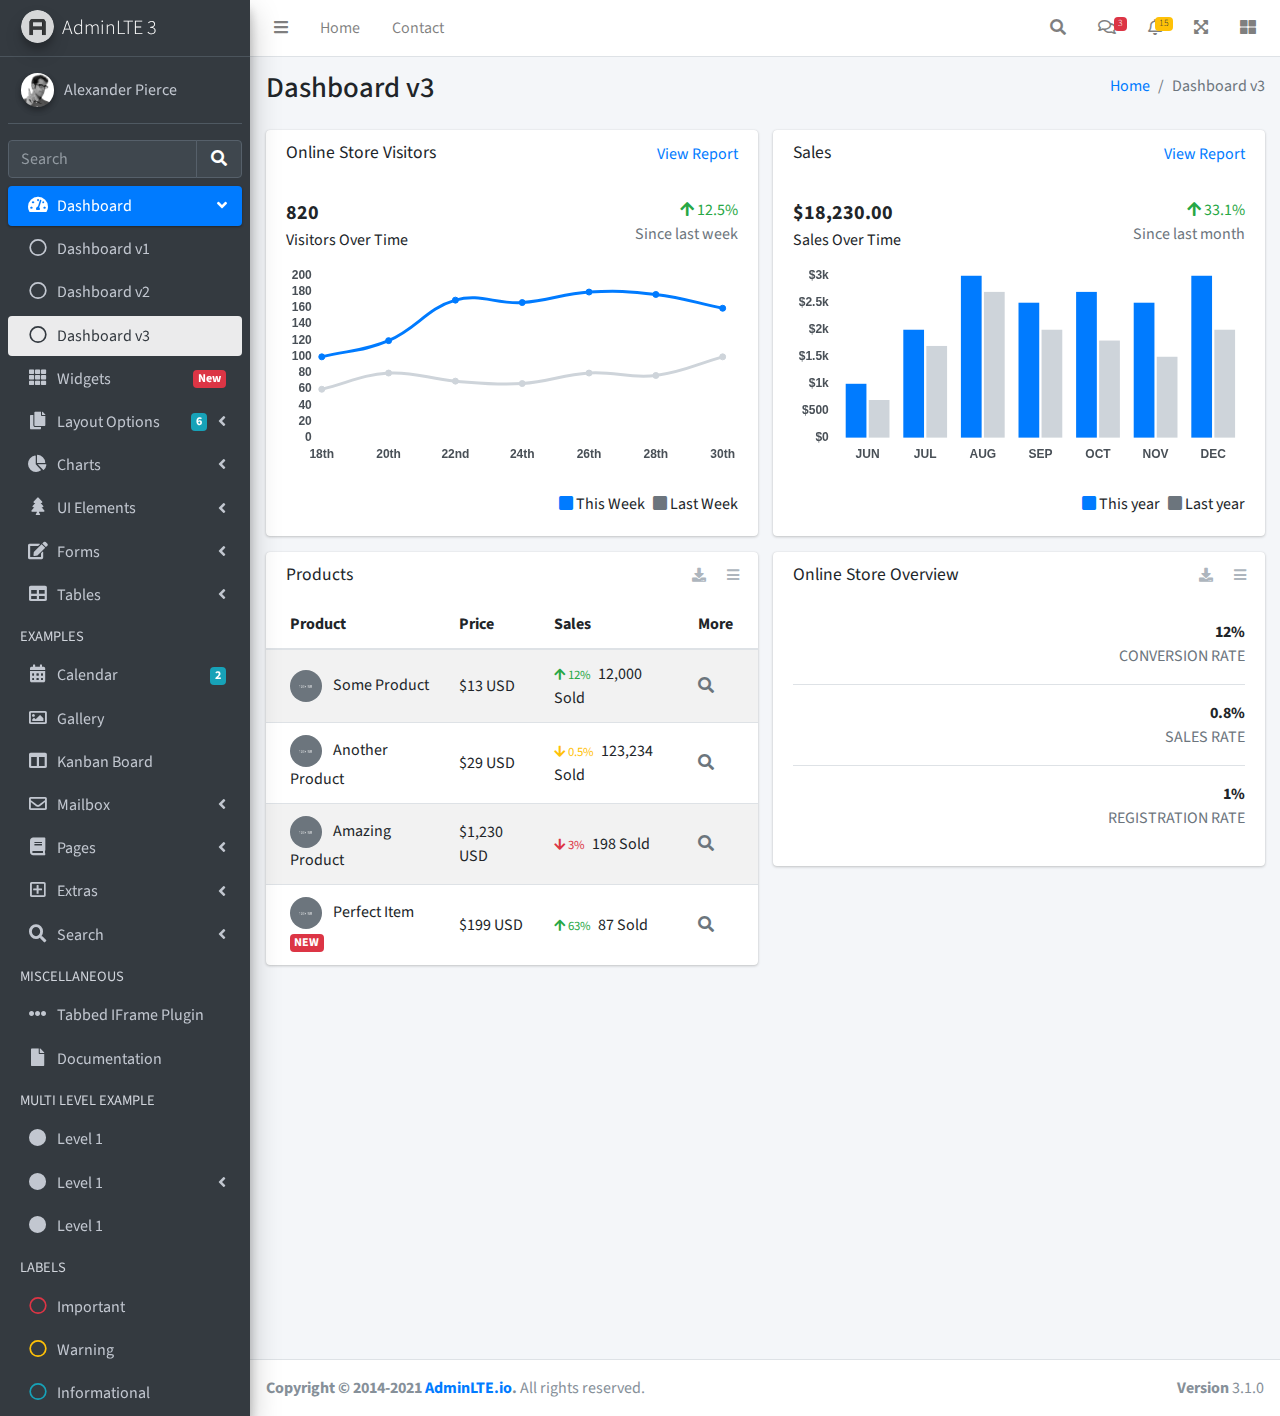
<file: plantilla/index3.html>
<!DOCTYPE html>
<html lang="en">
<head>
  <meta charset="utf-8">
  <meta name="viewport" content="width=device-width, initial-scale=1">
  <title>AdminLTE 3 | Dashboard 3</title>

  <!-- Google Font: Source Sans Pro -->
  <link rel="stylesheet" href="https://fonts.googleapis.com/css?family=Source+Sans+Pro:300,400,400i,700&display=fallback">
  <!-- Font Awesome Icons -->
  <link rel="stylesheet" href="plugins/fontawesome-free/css/all.min.css">
  <!-- IonIcons -->
  <link rel="stylesheet" href="https://code.ionicframework.com/ionicons/2.0.1/css/ionicons.min.css">
  <!-- Theme style -->
  <link rel="stylesheet" href="dist/css/adminlte.min.css">
</head>
<!--
`body` tag options:

  Apply one or more of the following classes to to the body tag
  to get the desired effect

  * sidebar-collapse
  * sidebar-mini
-->
<body class="hold-transition sidebar-mini">
<div class="wrapper">
  <!-- Navbar -->
  <nav class="main-header navbar navbar-expand navbar-white navbar-light">
    <!-- Left navbar links -->
    <ul class="navbar-nav">
      <li class="nav-item">
        <a class="nav-link" data-widget="pushmenu" href="#" role="button"><i class="fas fa-bars"></i></a>
      </li>
      <li class="nav-item d-none d-sm-inline-block">
        <a href="index3.html" class="nav-link">Home</a>
      </li>
      <li class="nav-item d-none d-sm-inline-block">
        <a href="#" class="nav-link">Contact</a>
      </li>
    </ul>

    <!-- Right navbar links -->
    <ul class="navbar-nav ml-auto">
      <!-- Navbar Search -->
      <li class="nav-item">
        <a class="nav-link" data-widget="navbar-search" href="#" role="button">
          <i class="fas fa-search"></i>
        </a>
        <div class="navbar-search-block">
          <form class="form-inline">
            <div class="input-group input-group-sm">
              <input class="form-control form-control-navbar" type="search" placeholder="Search" aria-label="Search">
              <div class="input-group-append">
                <button class="btn btn-navbar" type="submit">
                  <i class="fas fa-search"></i>
                </button>
                <button class="btn btn-navbar" type="button" data-widget="navbar-search">
                  <i class="fas fa-times"></i>
                </button>
              </div>
            </div>
          </form>
        </div>
      </li>

      <!-- Messages Dropdown Menu -->
      <li class="nav-item dropdown">
        <a class="nav-link" data-toggle="dropdown" href="#">
          <i class="far fa-comments"></i>
          <span class="badge badge-danger navbar-badge">3</span>
        </a>
        <div class="dropdown-menu dropdown-menu-lg dropdown-menu-right">
          <a href="#" class="dropdown-item">
            <!-- Message Start -->
            <div class="media">
              <img src="dist/img/user1-128x128.jpg" alt="User Avatar" class="img-size-50 mr-3 img-circle">
              <div class="media-body">
                <h3 class="dropdown-item-title">
                  Brad Diesel
                  <span class="float-right text-sm text-danger"><i class="fas fa-star"></i></span>
                </h3>
                <p class="text-sm">Call me whenever you can...</p>
                <p class="text-sm text-muted"><i class="far fa-clock mr-1"></i> 4 Hours Ago</p>
              </div>
            </div>
            <!-- Message End -->
          </a>
          <div class="dropdown-divider"></div>
          <a href="#" class="dropdown-item">
            <!-- Message Start -->
            <div class="media">
              <img src="dist/img/user8-128x128.jpg" alt="User Avatar" class="img-size-50 img-circle mr-3">
              <div class="media-body">
                <h3 class="dropdown-item-title">
                  John Pierce
                  <span class="float-right text-sm text-muted"><i class="fas fa-star"></i></span>
                </h3>
                <p class="text-sm">I got your message bro</p>
                <p class="text-sm text-muted"><i class="far fa-clock mr-1"></i> 4 Hours Ago</p>
              </div>
            </div>
            <!-- Message End -->
          </a>
          <div class="dropdown-divider"></div>
          <a href="#" class="dropdown-item">
            <!-- Message Start -->
            <div class="media">
              <img src="dist/img/user3-128x128.jpg" alt="User Avatar" class="img-size-50 img-circle mr-3">
              <div class="media-body">
                <h3 class="dropdown-item-title">
                  Nora Silvester
                  <span class="float-right text-sm text-warning"><i class="fas fa-star"></i></span>
                </h3>
                <p class="text-sm">The subject goes here</p>
                <p class="text-sm text-muted"><i class="far fa-clock mr-1"></i> 4 Hours Ago</p>
              </div>
            </div>
            <!-- Message End -->
          </a>
          <div class="dropdown-divider"></div>
          <a href="#" class="dropdown-item dropdown-footer">See All Messages</a>
        </div>
      </li>
      <!-- Notifications Dropdown Menu -->
      <li class="nav-item dropdown">
        <a class="nav-link" data-toggle="dropdown" href="#">
          <i class="far fa-bell"></i>
          <span class="badge badge-warning navbar-badge">15</span>
        </a>
        <div class="dropdown-menu dropdown-menu-lg dropdown-menu-right">
          <span class="dropdown-item dropdown-header">15 Notifications</span>
          <div class="dropdown-divider"></div>
          <a href="#" class="dropdown-item">
            <i class="fas fa-envelope mr-2"></i> 4 new messages
            <span class="float-right text-muted text-sm">3 mins</span>
          </a>
          <div class="dropdown-divider"></div>
          <a href="#" class="dropdown-item">
            <i class="fas fa-users mr-2"></i> 8 friend requests
            <span class="float-right text-muted text-sm">12 hours</span>
          </a>
          <div class="dropdown-divider"></div>
          <a href="#" class="dropdown-item">
            <i class="fas fa-file mr-2"></i> 3 new reports
            <span class="float-right text-muted text-sm">2 days</span>
          </a>
          <div class="dropdown-divider"></div>
          <a href="#" class="dropdown-item dropdown-footer">See All Notifications</a>
        </div>
      </li>
      <li class="nav-item">
        <a class="nav-link" data-widget="fullscreen" href="#" role="button">
          <i class="fas fa-expand-arrows-alt"></i>
        </a>
      </li>
      <li class="nav-item">
        <a class="nav-link" data-widget="control-sidebar" data-slide="true" href="#" role="button">
          <i class="fas fa-th-large"></i>
        </a>
      </li>
    </ul>
  </nav>
  <!-- /.navbar -->

  <!-- Main Sidebar Container -->
  <aside class="main-sidebar sidebar-dark-primary elevation-4">
    <!-- Brand Logo -->
    <a href="index3.html" class="brand-link">
      <img src="dist/img/AdminLTELogo.png" alt="AdminLTE Logo" class="brand-image img-circle elevation-3" style="opacity: .8">
      <span class="brand-text font-weight-light">AdminLTE 3</span>
    </a>

    <!-- Sidebar -->
    <div class="sidebar">
      <!-- Sidebar user panel (optional) -->
      <div class="user-panel mt-3 pb-3 mb-3 d-flex">
        <div class="image">
          <img src="dist/img/user2-160x160.jpg" class="img-circle elevation-2" alt="User Image">
        </div>
        <div class="info">
          <a href="#" class="d-block">Alexander Pierce</a>
        </div>
      </div>

      <!-- SidebarSearch Form -->
      <div class="form-inline">
        <div class="input-group" data-widget="sidebar-search">
          <input class="form-control form-control-sidebar" type="search" placeholder="Search" aria-label="Search">
          <div class="input-group-append">
            <button class="btn btn-sidebar">
              <i class="fas fa-search fa-fw"></i>
            </button>
          </div>
        </div>
      </div>

      <!-- Sidebar Menu -->
      <nav class="mt-2">
        <ul class="nav nav-pills nav-sidebar flex-column" data-widget="treeview" role="menu" data-accordion="false">
          <!-- Add icons to the links using the .nav-icon class
               with font-awesome or any other icon font library -->
          <li class="nav-item menu-open">
            <a href="#" class="nav-link active">
              <i class="nav-icon fas fa-tachometer-alt"></i>
              <p>
                Dashboard
                <i class="right fas fa-angle-left"></i>
              </p>
            </a>
            <ul class="nav nav-treeview">
              <li class="nav-item">
                <a href="./index.html" class="nav-link">
                  <i class="far fa-circle nav-icon"></i>
                  <p>Dashboard v1</p>
                </a>
              </li>
              <li class="nav-item">
                <a href="./index2.html" class="nav-link">
                  <i class="far fa-circle nav-icon"></i>
                  <p>Dashboard v2</p>
                </a>
              </li>
              <li class="nav-item">
                <a href="./index3.html" class="nav-link active">
                  <i class="far fa-circle nav-icon"></i>
                  <p>Dashboard v3</p>
                </a>
              </li>
            </ul>
          </li>
          <li class="nav-item">
            <a href="pages/widgets.html" class="nav-link">
              <i class="nav-icon fas fa-th"></i>
              <p>
                Widgets
                <span class="right badge badge-danger">New</span>
              </p>
            </a>
          </li>
          <li class="nav-item">
            <a href="#" class="nav-link">
              <i class="nav-icon fas fa-copy"></i>
              <p>
                Layout Options
                <i class="fas fa-angle-left right"></i>
                <span class="badge badge-info right">6</span>
              </p>
            </a>
            <ul class="nav nav-treeview">
              <li class="nav-item">
                <a href="pages/layout/top-nav.html" class="nav-link">
                  <i class="far fa-circle nav-icon"></i>
                  <p>Top Navigation</p>
                </a>
              </li>
              <li class="nav-item">
                <a href="pages/layout/top-nav-sidebar.html" class="nav-link">
                  <i class="far fa-circle nav-icon"></i>
                  <p>Top Navigation + Sidebar</p>
                </a>
              </li>
              <li class="nav-item">
                <a href="pages/layout/boxed.html" class="nav-link">
                  <i class="far fa-circle nav-icon"></i>
                  <p>Boxed</p>
                </a>
              </li>
              <li class="nav-item">
                <a href="pages/layout/fixed-sidebar.html" class="nav-link">
                  <i class="far fa-circle nav-icon"></i>
                  <p>Fixed Sidebar</p>
                </a>
              </li>
              <li class="nav-item">
                <a href="pages/layout/fixed-sidebar-custom.html" class="nav-link">
                  <i class="far fa-circle nav-icon"></i>
                  <p>Fixed Sidebar <small>+ Custom Area</small></p>
                </a>
              </li>
              <li class="nav-item">
                <a href="pages/layout/fixed-topnav.html" class="nav-link">
                  <i class="far fa-circle nav-icon"></i>
                  <p>Fixed Navbar</p>
                </a>
              </li>
              <li class="nav-item">
                <a href="pages/layout/fixed-footer.html" class="nav-link">
                  <i class="far fa-circle nav-icon"></i>
                  <p>Fixed Footer</p>
                </a>
              </li>
              <li class="nav-item">
                <a href="pages/layout/collapsed-sidebar.html" class="nav-link">
                  <i class="far fa-circle nav-icon"></i>
                  <p>Collapsed Sidebar</p>
                </a>
              </li>
            </ul>
          </li>
          <li class="nav-item">
            <a href="#" class="nav-link">
              <i class="nav-icon fas fa-chart-pie"></i>
              <p>
                Charts
                <i class="right fas fa-angle-left"></i>
              </p>
            </a>
            <ul class="nav nav-treeview">
              <li class="nav-item">
                <a href="pages/charts/chartjs.html" class="nav-link">
                  <i class="far fa-circle nav-icon"></i>
                  <p>ChartJS</p>
                </a>
              </li>
              <li class="nav-item">
                <a href="pages/charts/flot.html" class="nav-link">
                  <i class="far fa-circle nav-icon"></i>
                  <p>Flot</p>
                </a>
              </li>
              <li class="nav-item">
                <a href="pages/charts/inline.html" class="nav-link">
                  <i class="far fa-circle nav-icon"></i>
                  <p>Inline</p>
                </a>
              </li>
              <li class="nav-item">
                <a href="pages/charts/uplot.html" class="nav-link">
                  <i class="far fa-circle nav-icon"></i>
                  <p>uPlot</p>
                </a>
              </li>
            </ul>
          </li>
          <li class="nav-item">
            <a href="#" class="nav-link">
              <i class="nav-icon fas fa-tree"></i>
              <p>
                UI Elements
                <i class="fas fa-angle-left right"></i>
              </p>
            </a>
            <ul class="nav nav-treeview">
              <li class="nav-item">
                <a href="pages/UI/general.html" class="nav-link">
                  <i class="far fa-circle nav-icon"></i>
                  <p>General</p>
                </a>
              </li>
              <li class="nav-item">
                <a href="pages/UI/icons.html" class="nav-link">
                  <i class="far fa-circle nav-icon"></i>
                  <p>Icons</p>
                </a>
              </li>
              <li class="nav-item">
                <a href="pages/UI/buttons.html" class="nav-link">
                  <i class="far fa-circle nav-icon"></i>
                  <p>Buttons</p>
                </a>
              </li>
              <li class="nav-item">
                <a href="pages/UI/sliders.html" class="nav-link">
                  <i class="far fa-circle nav-icon"></i>
                  <p>Sliders</p>
                </a>
              </li>
              <li class="nav-item">
                <a href="pages/UI/modals.html" class="nav-link">
                  <i class="far fa-circle nav-icon"></i>
                  <p>Modals & Alerts</p>
                </a>
              </li>
              <li class="nav-item">
                <a href="pages/UI/navbar.html" class="nav-link">
                  <i class="far fa-circle nav-icon"></i>
                  <p>Navbar & Tabs</p>
                </a>
              </li>
              <li class="nav-item">
                <a href="pages/UI/timeline.html" class="nav-link">
                  <i class="far fa-circle nav-icon"></i>
                  <p>Timeline</p>
                </a>
              </li>
              <li class="nav-item">
                <a href="pages/UI/ribbons.html" class="nav-link">
                  <i class="far fa-circle nav-icon"></i>
                  <p>Ribbons</p>
                </a>
              </li>
            </ul>
          </li>
          <li class="nav-item">
            <a href="#" class="nav-link">
              <i class="nav-icon fas fa-edit"></i>
              <p>
                Forms
                <i class="fas fa-angle-left right"></i>
              </p>
            </a>
            <ul class="nav nav-treeview">
              <li class="nav-item">
                <a href="pages/forms/general.html" class="nav-link">
                  <i class="far fa-circle nav-icon"></i>
                  <p>General Elements</p>
                </a>
              </li>
              <li class="nav-item">
                <a href="pages/forms/advanced.html" class="nav-link">
                  <i class="far fa-circle nav-icon"></i>
                  <p>Advanced Elements</p>
                </a>
              </li>
              <li class="nav-item">
                <a href="pages/forms/editors.html" class="nav-link">
                  <i class="far fa-circle nav-icon"></i>
                  <p>Editors</p>
                </a>
              </li>
              <li class="nav-item">
                <a href="pages/forms/validation.html" class="nav-link">
                  <i class="far fa-circle nav-icon"></i>
                  <p>Validation</p>
                </a>
              </li>
            </ul>
          </li>
          <li class="nav-item">
            <a href="#" class="nav-link">
              <i class="nav-icon fas fa-table"></i>
              <p>
                Tables
                <i class="fas fa-angle-left right"></i>
              </p>
            </a>
            <ul class="nav nav-treeview">
              <li class="nav-item">
                <a href="pages/tables/simple.html" class="nav-link">
                  <i class="far fa-circle nav-icon"></i>
                  <p>Simple Tables</p>
                </a>
              </li>
              <li class="nav-item">
                <a href="pages/tables/data.html" class="nav-link">
                  <i class="far fa-circle nav-icon"></i>
                  <p>DataTables</p>
                </a>
              </li>
              <li class="nav-item">
                <a href="pages/tables/jsgrid.html" class="nav-link">
                  <i class="far fa-circle nav-icon"></i>
                  <p>jsGrid</p>
                </a>
              </li>
            </ul>
          </li>
          <li class="nav-header">EXAMPLES</li>
          <li class="nav-item">
            <a href="pages/calendar.html" class="nav-link">
              <i class="nav-icon fas fa-calendar-alt"></i>
              <p>
                Calendar
                <span class="badge badge-info right">2</span>
              </p>
            </a>
          </li>
          <li class="nav-item">
            <a href="pages/gallery.html" class="nav-link">
              <i class="nav-icon far fa-image"></i>
              <p>
                Gallery
              </p>
            </a>
          </li>
          <li class="nav-item">
            <a href="pages/kanban.html" class="nav-link">
              <i class="nav-icon fas fa-columns"></i>
              <p>
                Kanban Board
              </p>
            </a>
          </li>
          <li class="nav-item">
            <a href="#" class="nav-link">
              <i class="nav-icon far fa-envelope"></i>
              <p>
                Mailbox
                <i class="fas fa-angle-left right"></i>
              </p>
            </a>
            <ul class="nav nav-treeview">
              <li class="nav-item">
                <a href="pages/mailbox/mailbox.html" class="nav-link">
                  <i class="far fa-circle nav-icon"></i>
                  <p>Inbox</p>
                </a>
              </li>
              <li class="nav-item">
                <a href="pages/mailbox/compose.html" class="nav-link">
                  <i class="far fa-circle nav-icon"></i>
                  <p>Compose</p>
                </a>
              </li>
              <li class="nav-item">
                <a href="pages/mailbox/read-mail.html" class="nav-link">
                  <i class="far fa-circle nav-icon"></i>
                  <p>Read</p>
                </a>
              </li>
            </ul>
          </li>
          <li class="nav-item">
            <a href="#" class="nav-link">
              <i class="nav-icon fas fa-book"></i>
              <p>
                Pages
                <i class="fas fa-angle-left right"></i>
              </p>
            </a>
            <ul class="nav nav-treeview">
              <li class="nav-item">
                <a href="pages/examples/invoice.html" class="nav-link">
                  <i class="far fa-circle nav-icon"></i>
                  <p>Invoice</p>
                </a>
              </li>
              <li class="nav-item">
                <a href="pages/examples/profile.html" class="nav-link">
                  <i class="far fa-circle nav-icon"></i>
                  <p>Profile</p>
                </a>
              </li>
              <li class="nav-item">
                <a href="pages/examples/e-commerce.html" class="nav-link">
                  <i class="far fa-circle nav-icon"></i>
                  <p>E-commerce</p>
                </a>
              </li>
              <li class="nav-item">
                <a href="pages/examples/projects.html" class="nav-link">
                  <i class="far fa-circle nav-icon"></i>
                  <p>Projects</p>
                </a>
              </li>
              <li class="nav-item">
                <a href="pages/examples/project-add.html" class="nav-link">
                  <i class="far fa-circle nav-icon"></i>
                  <p>Project Add</p>
                </a>
              </li>
              <li class="nav-item">
                <a href="pages/examples/project-edit.html" class="nav-link">
                  <i class="far fa-circle nav-icon"></i>
                  <p>Project Edit</p>
                </a>
              </li>
              <li class="nav-item">
                <a href="pages/examples/project-detail.html" class="nav-link">
                  <i class="far fa-circle nav-icon"></i>
                  <p>Project Detail</p>
                </a>
              </li>
              <li class="nav-item">
                <a href="pages/examples/contacts.html" class="nav-link">
                  <i class="far fa-circle nav-icon"></i>
                  <p>Contacts</p>
                </a>
              </li>
              <li class="nav-item">
                <a href="pages/examples/faq.html" class="nav-link">
                  <i class="far fa-circle nav-icon"></i>
                  <p>FAQ</p>
                </a>
              </li>
              <li class="nav-item">
                <a href="pages/examples/contact-us.html" class="nav-link">
                  <i class="far fa-circle nav-icon"></i>
                  <p>Contact us</p>
                </a>
              </li>
            </ul>
          </li>
          <li class="nav-item">
            <a href="#" class="nav-link">
              <i class="nav-icon far fa-plus-square"></i>
              <p>
                Extras
                <i class="fas fa-angle-left right"></i>
              </p>
            </a>
            <ul class="nav nav-treeview">
              <li class="nav-item">
                <a href="#" class="nav-link">
                  <i class="far fa-circle nav-icon"></i>
                  <p>
                    Login & Register v1
                    <i class="fas fa-angle-left right"></i>
                  </p>
                </a>
                <ul class="nav nav-treeview">
                  <li class="nav-item">
                    <a href="pages/examples/login.html" class="nav-link">
                      <i class="far fa-circle nav-icon"></i>
                      <p>Login v1</p>
                    </a>
                  </li>
                  <li class="nav-item">
                    <a href="pages/examples/register.html" class="nav-link">
                      <i class="far fa-circle nav-icon"></i>
                      <p>Register v1</p>
                    </a>
                  </li>
                  <li class="nav-item">
                    <a href="pages/examples/forgot-password.html" class="nav-link">
                      <i class="far fa-circle nav-icon"></i>
                      <p>Forgot Password v1</p>
                    </a>
                  </li>
                  <li class="nav-item">
                    <a href="pages/examples/recover-password.html" class="nav-link">
                      <i class="far fa-circle nav-icon"></i>
                      <p>Recover Password v1</p>
                    </a>
                  </li>
                </ul>
              </li>
              <li class="nav-item">
                <a href="#" class="nav-link">
                  <i class="far fa-circle nav-icon"></i>
                  <p>
                    Login & Register v2
                    <i class="fas fa-angle-left right"></i>
                  </p>
                </a>
                <ul class="nav nav-treeview">
                  <li class="nav-item">
                    <a href="pages/examples/login-v2.html" class="nav-link">
                      <i class="far fa-circle nav-icon"></i>
                      <p>Login v2</p>
                    </a>
                  </li>
                  <li class="nav-item">
                    <a href="pages/examples/register-v2.html" class="nav-link">
                      <i class="far fa-circle nav-icon"></i>
                      <p>Register v2</p>
                    </a>
                  </li>
                  <li class="nav-item">
                    <a href="pages/examples/forgot-password-v2.html" class="nav-link">
                      <i class="far fa-circle nav-icon"></i>
                      <p>Forgot Password v2</p>
                    </a>
                  </li>
                  <li class="nav-item">
                    <a href="pages/examples/recover-password-v2.html" class="nav-link">
                      <i class="far fa-circle nav-icon"></i>
                      <p>Recover Password v2</p>
                    </a>
                  </li>
                </ul>
              </li>
              <li class="nav-item">
                <a href="pages/examples/lockscreen.html" class="nav-link">
                  <i class="far fa-circle nav-icon"></i>
                  <p>Lockscreen</p>
                </a>
              </li>
              <li class="nav-item">
                <a href="pages/examples/legacy-user-menu.html" class="nav-link">
                  <i class="far fa-circle nav-icon"></i>
                  <p>Legacy User Menu</p>
                </a>
              </li>
              <li class="nav-item">
                <a href="pages/examples/language-menu.html" class="nav-link">
                  <i class="far fa-circle nav-icon"></i>
                  <p>Language Menu</p>
                </a>
              </li>
              <li class="nav-item">
                <a href="pages/examples/404.html" class="nav-link">
                  <i class="far fa-circle nav-icon"></i>
                  <p>Error 404</p>
                </a>
              </li>
              <li class="nav-item">
                <a href="pages/examples/500.html" class="nav-link">
                  <i class="far fa-circle nav-icon"></i>
                  <p>Error 500</p>
                </a>
              </li>
              <li class="nav-item">
                <a href="pages/examples/pace.html" class="nav-link">
                  <i class="far fa-circle nav-icon"></i>
                  <p>Pace</p>
                </a>
              </li>
              <li class="nav-item">
                <a href="pages/examples/blank.html" class="nav-link">
                  <i class="far fa-circle nav-icon"></i>
                  <p>Blank Page</p>
                </a>
              </li>
              <li class="nav-item">
                <a href="starter.html" class="nav-link">
                  <i class="far fa-circle nav-icon"></i>
                  <p>Starter Page</p>
                </a>
              </li>
            </ul>
          </li>
          <li class="nav-item">
            <a href="#" class="nav-link">
              <i class="nav-icon fas fa-search"></i>
              <p>
                Search
                <i class="fas fa-angle-left right"></i>
              </p>
            </a>
            <ul class="nav nav-treeview">
              <li class="nav-item">
                <a href="pages/search/simple.html" class="nav-link">
                  <i class="far fa-circle nav-icon"></i>
                  <p>Simple Search</p>
                </a>
              </li>
              <li class="nav-item">
                <a href="pages/search/enhanced.html" class="nav-link">
                  <i class="far fa-circle nav-icon"></i>
                  <p>Enhanced</p>
                </a>
              </li>
            </ul>
          </li>
          <li class="nav-header">MISCELLANEOUS</li>
          <li class="nav-item">
            <a href="iframe.html" class="nav-link">
              <i class="nav-icon fas fa-ellipsis-h"></i>
              <p>Tabbed IFrame Plugin</p>
            </a>
          </li>
          <li class="nav-item">
            <a href="https://adminlte.io/docs/3.1/" class="nav-link">
              <i class="nav-icon fas fa-file"></i>
              <p>Documentation</p>
            </a>
          </li>
          <li class="nav-header">MULTI LEVEL EXAMPLE</li>
          <li class="nav-item">
            <a href="#" class="nav-link">
              <i class="fas fa-circle nav-icon"></i>
              <p>Level 1</p>
            </a>
          </li>
          <li class="nav-item">
            <a href="#" class="nav-link">
              <i class="nav-icon fas fa-circle"></i>
              <p>
                Level 1
                <i class="right fas fa-angle-left"></i>
              </p>
            </a>
            <ul class="nav nav-treeview">
              <li class="nav-item">
                <a href="#" class="nav-link">
                  <i class="far fa-circle nav-icon"></i>
                  <p>Level 2</p>
                </a>
              </li>
              <li class="nav-item">
                <a href="#" class="nav-link">
                  <i class="far fa-circle nav-icon"></i>
                  <p>
                    Level 2
                    <i class="right fas fa-angle-left"></i>
                  </p>
                </a>
                <ul class="nav nav-treeview">
                  <li class="nav-item">
                    <a href="#" class="nav-link">
                      <i class="far fa-dot-circle nav-icon"></i>
                      <p>Level 3</p>
                    </a>
                  </li>
                  <li class="nav-item">
                    <a href="#" class="nav-link">
                      <i class="far fa-dot-circle nav-icon"></i>
                      <p>Level 3</p>
                    </a>
                  </li>
                  <li class="nav-item">
                    <a href="#" class="nav-link">
                      <i class="far fa-dot-circle nav-icon"></i>
                      <p>Level 3</p>
                    </a>
                  </li>
                </ul>
              </li>
              <li class="nav-item">
                <a href="#" class="nav-link">
                  <i class="far fa-circle nav-icon"></i>
                  <p>Level 2</p>
                </a>
              </li>
            </ul>
          </li>
          <li class="nav-item">
            <a href="#" class="nav-link">
              <i class="fas fa-circle nav-icon"></i>
              <p>Level 1</p>
            </a>
          </li>
          <li class="nav-header">LABELS</li>
          <li class="nav-item">
            <a href="#" class="nav-link">
              <i class="nav-icon far fa-circle text-danger"></i>
              <p class="text">Important</p>
            </a>
          </li>
          <li class="nav-item">
            <a href="#" class="nav-link">
              <i class="nav-icon far fa-circle text-warning"></i>
              <p>Warning</p>
            </a>
          </li>
          <li class="nav-item">
            <a href="#" class="nav-link">
              <i class="nav-icon far fa-circle text-info"></i>
              <p>Informational</p>
            </a>
          </li>
        </ul>
      </nav>
      <!-- /.sidebar-menu -->
    </div>
    <!-- /.sidebar -->
  </aside>

  <!-- Content Wrapper. Contains page content -->
  <div class="content-wrapper">
    <!-- Content Header (Page header) -->
    <div class="content-header">
      <div class="container-fluid">
        <div class="row mb-2">
          <div class="col-sm-6">
            <h1 class="m-0">Dashboard v3</h1>
          </div><!-- /.col -->
          <div class="col-sm-6">
            <ol class="breadcrumb float-sm-right">
              <li class="breadcrumb-item"><a href="#">Home</a></li>
              <li class="breadcrumb-item active">Dashboard v3</li>
            </ol>
          </div><!-- /.col -->
        </div><!-- /.row -->
      </div><!-- /.container-fluid -->
    </div>
    <!-- /.content-header -->

    <!-- Main content -->
    <div class="content">
      <div class="container-fluid">
        <div class="row">
          <div class="col-lg-6">
            <div class="card">
              <div class="card-header border-0">
                <div class="d-flex justify-content-between">
                  <h3 class="card-title">Online Store Visitors</h3>
                  <a href="javascript:void(0);">View Report</a>
                </div>
              </div>
              <div class="card-body">
                <div class="d-flex">
                  <p class="d-flex flex-column">
                    <span class="text-bold text-lg">820</span>
                    <span>Visitors Over Time</span>
                  </p>
                  <p class="ml-auto d-flex flex-column text-right">
                    <span class="text-success">
                      <i class="fas fa-arrow-up"></i> 12.5%
                    </span>
                    <span class="text-muted">Since last week</span>
                  </p>
                </div>
                <!-- /.d-flex -->

                <div class="position-relative mb-4">
                  <canvas id="visitors-chart" height="200"></canvas>
                </div>

                <div class="d-flex flex-row justify-content-end">
                  <span class="mr-2">
                    <i class="fas fa-square text-primary"></i> This Week
                  </span>

                  <span>
                    <i class="fas fa-square text-gray"></i> Last Week
                  </span>
                </div>
              </div>
            </div>
            <!-- /.card -->

            <div class="card">
              <div class="card-header border-0">
                <h3 class="card-title">Products</h3>
                <div class="card-tools">
                  <a href="#" class="btn btn-tool btn-sm">
                    <i class="fas fa-download"></i>
                  </a>
                  <a href="#" class="btn btn-tool btn-sm">
                    <i class="fas fa-bars"></i>
                  </a>
                </div>
              </div>
              <div class="card-body table-responsive p-0">
                <table class="table table-striped table-valign-middle">
                  <thead>
                  <tr>
                    <th>Product</th>
                    <th>Price</th>
                    <th>Sales</th>
                    <th>More</th>
                  </tr>
                  </thead>
                  <tbody>
                  <tr>
                    <td>
                      <img src="dist/img/default-150x150.png" alt="Product 1" class="img-circle img-size-32 mr-2">
                      Some Product
                    </td>
                    <td>$13 USD</td>
                    <td>
                      <small class="text-success mr-1">
                        <i class="fas fa-arrow-up"></i>
                        12%
                      </small>
                      12,000 Sold
                    </td>
                    <td>
                      <a href="#" class="text-muted">
                        <i class="fas fa-search"></i>
                      </a>
                    </td>
                  </tr>
                  <tr>
                    <td>
                      <img src="dist/img/default-150x150.png" alt="Product 1" class="img-circle img-size-32 mr-2">
                      Another Product
                    </td>
                    <td>$29 USD</td>
                    <td>
                      <small class="text-warning mr-1">
                        <i class="fas fa-arrow-down"></i>
                        0.5%
                      </small>
                      123,234 Sold
                    </td>
                    <td>
                      <a href="#" class="text-muted">
                        <i class="fas fa-search"></i>
                      </a>
                    </td>
                  </tr>
                  <tr>
                    <td>
                      <img src="dist/img/default-150x150.png" alt="Product 1" class="img-circle img-size-32 mr-2">
                      Amazing Product
                    </td>
                    <td>$1,230 USD</td>
                    <td>
                      <small class="text-danger mr-1">
                        <i class="fas fa-arrow-down"></i>
                        3%
                      </small>
                      198 Sold
                    </td>
                    <td>
                      <a href="#" class="text-muted">
                        <i class="fas fa-search"></i>
                      </a>
                    </td>
                  </tr>
                  <tr>
                    <td>
                      <img src="dist/img/default-150x150.png" alt="Product 1" class="img-circle img-size-32 mr-2">
                      Perfect Item
                      <span class="badge bg-danger">NEW</span>
                    </td>
                    <td>$199 USD</td>
                    <td>
                      <small class="text-success mr-1">
                        <i class="fas fa-arrow-up"></i>
                        63%
                      </small>
                      87 Sold
                    </td>
                    <td>
                      <a href="#" class="text-muted">
                        <i class="fas fa-search"></i>
                      </a>
                    </td>
                  </tr>
                  </tbody>
                </table>
              </div>
            </div>
            <!-- /.card -->
          </div>
          <!-- /.col-md-6 -->
          <div class="col-lg-6">
            <div class="card">
              <div class="card-header border-0">
                <div class="d-flex justify-content-between">
                  <h3 class="card-title">Sales</h3>
                  <a href="javascript:void(0);">View Report</a>
                </div>
              </div>
              <div class="card-body">
                <div class="d-flex">
                  <p class="d-flex flex-column">
                    <span class="text-bold text-lg">$18,230.00</span>
                    <span>Sales Over Time</span>
                  </p>
                  <p class="ml-auto d-flex flex-column text-right">
                    <span class="text-success">
                      <i class="fas fa-arrow-up"></i> 33.1%
                    </span>
                    <span class="text-muted">Since last month</span>
                  </p>
                </div>
                <!-- /.d-flex -->

                <div class="position-relative mb-4">
                  <canvas id="sales-chart" height="200"></canvas>
                </div>

                <div class="d-flex flex-row justify-content-end">
                  <span class="mr-2">
                    <i class="fas fa-square text-primary"></i> This year
                  </span>

                  <span>
                    <i class="fas fa-square text-gray"></i> Last year
                  </span>
                </div>
              </div>
            </div>
            <!-- /.card -->

            <div class="card">
              <div class="card-header border-0">
                <h3 class="card-title">Online Store Overview</h3>
                <div class="card-tools">
                  <a href="#" class="btn btn-sm btn-tool">
                    <i class="fas fa-download"></i>
                  </a>
                  <a href="#" class="btn btn-sm btn-tool">
                    <i class="fas fa-bars"></i>
                  </a>
                </div>
              </div>
              <div class="card-body">
                <div class="d-flex justify-content-between align-items-center border-bottom mb-3">
                  <p class="text-success text-xl">
                    <i class="ion ion-ios-refresh-empty"></i>
                  </p>
                  <p class="d-flex flex-column text-right">
                    <span class="font-weight-bold">
                      <i class="ion ion-android-arrow-up text-success"></i> 12%
                    </span>
                    <span class="text-muted">CONVERSION RATE</span>
                  </p>
                </div>
                <!-- /.d-flex -->
                <div class="d-flex justify-content-between align-items-center border-bottom mb-3">
                  <p class="text-warning text-xl">
                    <i class="ion ion-ios-cart-outline"></i>
                  </p>
                  <p class="d-flex flex-column text-right">
                    <span class="font-weight-bold">
                      <i class="ion ion-android-arrow-up text-warning"></i> 0.8%
                    </span>
                    <span class="text-muted">SALES RATE</span>
                  </p>
                </div>
                <!-- /.d-flex -->
                <div class="d-flex justify-content-between align-items-center mb-0">
                  <p class="text-danger text-xl">
                    <i class="ion ion-ios-people-outline"></i>
                  </p>
                  <p class="d-flex flex-column text-right">
                    <span class="font-weight-bold">
                      <i class="ion ion-android-arrow-down text-danger"></i> 1%
                    </span>
                    <span class="text-muted">REGISTRATION RATE</span>
                  </p>
                </div>
                <!-- /.d-flex -->
              </div>
            </div>
          </div>
          <!-- /.col-md-6 -->
        </div>
        <!-- /.row -->
      </div>
      <!-- /.container-fluid -->
    </div>
    <!-- /.content -->
  </div>
  <!-- /.content-wrapper -->

  <!-- Control Sidebar -->
  <aside class="control-sidebar control-sidebar-dark">
    <!-- Control sidebar content goes here -->
  </aside>
  <!-- /.control-sidebar -->

  <!-- Main Footer -->
  <footer class="main-footer">
    <strong>Copyright &copy; 2014-2021 <a href="https://adminlte.io">AdminLTE.io</a>.</strong>
    All rights reserved.
    <div class="float-right d-none d-sm-inline-block">
      <b>Version</b> 3.1.0
    </div>
  </footer>
</div>
<!-- ./wrapper -->

<!-- REQUIRED SCRIPTS -->

<!-- jQuery -->
<script src="plugins/jquery/jquery.min.js"></script>
<!-- Bootstrap -->
<script src="plugins/bootstrap/js/bootstrap.bundle.min.js"></script>
<!-- AdminLTE -->
<script src="dist/js/adminlte.js"></script>

<!-- OPTIONAL SCRIPTS -->
<script src="plugins/chart.js/Chart.min.js"></script>
<!-- AdminLTE for demo purposes -->
<script src="dist/js/demo.js"></script>
<!-- AdminLTE dashboard demo (This is only for demo purposes) -->
<script src="dist/js/pages/dashboard3.js"></script>
</body>
</html>
</file>
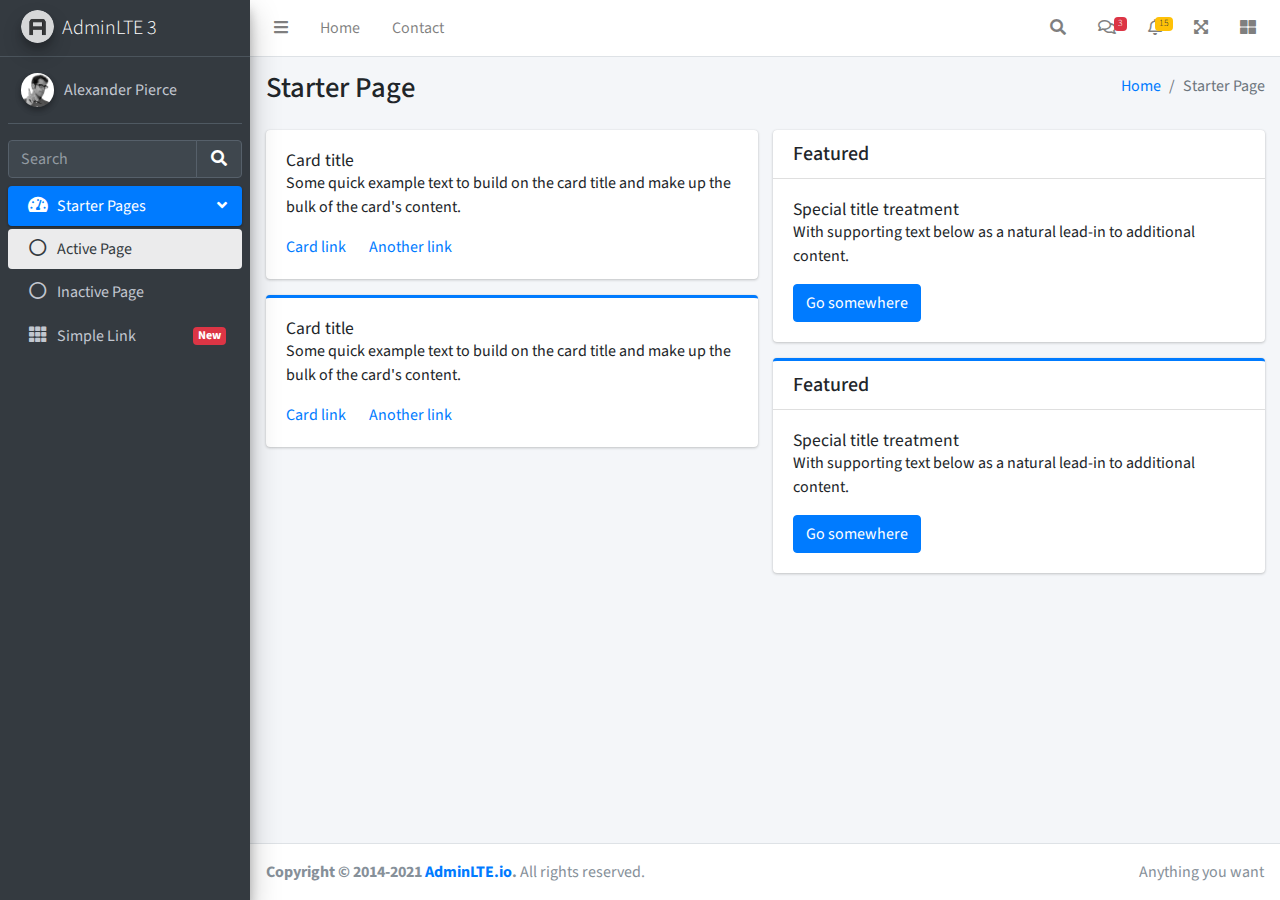
<file: plantilla/starter.html>
<!DOCTYPE html>
<!--
This is a starter template page. Use this page to start your new project from
scratch. This page gets rid of all links and provides the needed markup only.
-->
<html lang="en">
<head>
  <meta charset="utf-8">
  <meta name="viewport" content="width=device-width, initial-scale=1">
  <title>AdminLTE 3 | Starter</title>

  <!-- Google Font: Source Sans Pro -->
  <link rel="stylesheet" href="https://fonts.googleapis.com/css?family=Source+Sans+Pro:300,400,400i,700&display=fallback">
  <!-- Font Awesome Icons -->
  <link rel="stylesheet" href="plugins/fontawesome-free/css/all.min.css">
  <!-- Theme style -->
  <link rel="stylesheet" href="dist/css/adminlte.min.css">
</head>
<body class="hold-transition sidebar-mini">
<div class="wrapper">

  <!-- Navbar -->
  <nav class="main-header navbar navbar-expand navbar-white navbar-light">
    <!-- Left navbar links -->
    <ul class="navbar-nav">
      <li class="nav-item">
        <a class="nav-link" data-widget="pushmenu" href="#" role="button"><i class="fas fa-bars"></i></a>
      </li>
      <li class="nav-item d-none d-sm-inline-block">
        <a href="index3.html" class="nav-link">Home</a>
      </li>
      <li class="nav-item d-none d-sm-inline-block">
        <a href="#" class="nav-link">Contact</a>
      </li>
    </ul>

    <!-- Right navbar links -->
    <ul class="navbar-nav ml-auto">
      <!-- Navbar Search -->
      <li class="nav-item">
        <a class="nav-link" data-widget="navbar-search" href="#" role="button">
          <i class="fas fa-search"></i>
        </a>
        <div class="navbar-search-block">
          <form class="form-inline">
            <div class="input-group input-group-sm">
              <input class="form-control form-control-navbar" type="search" placeholder="Search" aria-label="Search">
              <div class="input-group-append">
                <button class="btn btn-navbar" type="submit">
                  <i class="fas fa-search"></i>
                </button>
                <button class="btn btn-navbar" type="button" data-widget="navbar-search">
                  <i class="fas fa-times"></i>
                </button>
              </div>
            </div>
          </form>
        </div>
      </li>

      <!-- Messages Dropdown Menu -->
      <li class="nav-item dropdown">
        <a class="nav-link" data-toggle="dropdown" href="#">
          <i class="far fa-comments"></i>
          <span class="badge badge-danger navbar-badge">3</span>
        </a>
        <div class="dropdown-menu dropdown-menu-lg dropdown-menu-right">
          <a href="#" class="dropdown-item">
            <!-- Message Start -->
            <div class="media">
              <img src="dist/img/user1-128x128.jpg" alt="User Avatar" class="img-size-50 mr-3 img-circle">
              <div class="media-body">
                <h3 class="dropdown-item-title">
                  Brad Diesel
                  <span class="float-right text-sm text-danger"><i class="fas fa-star"></i></span>
                </h3>
                <p class="text-sm">Call me whenever you can...</p>
                <p class="text-sm text-muted"><i class="far fa-clock mr-1"></i> 4 Hours Ago</p>
              </div>
            </div>
            <!-- Message End -->
          </a>
          <div class="dropdown-divider"></div>
          <a href="#" class="dropdown-item">
            <!-- Message Start -->
            <div class="media">
              <img src="dist/img/user8-128x128.jpg" alt="User Avatar" class="img-size-50 img-circle mr-3">
              <div class="media-body">
                <h3 class="dropdown-item-title">
                  John Pierce
                  <span class="float-right text-sm text-muted"><i class="fas fa-star"></i></span>
                </h3>
                <p class="text-sm">I got your message bro</p>
                <p class="text-sm text-muted"><i class="far fa-clock mr-1"></i> 4 Hours Ago</p>
              </div>
            </div>
            <!-- Message End -->
          </a>
          <div class="dropdown-divider"></div>
          <a href="#" class="dropdown-item">
            <!-- Message Start -->
            <div class="media">
              <img src="dist/img/user3-128x128.jpg" alt="User Avatar" class="img-size-50 img-circle mr-3">
              <div class="media-body">
                <h3 class="dropdown-item-title">
                  Nora Silvester
                  <span class="float-right text-sm text-warning"><i class="fas fa-star"></i></span>
                </h3>
                <p class="text-sm">The subject goes here</p>
                <p class="text-sm text-muted"><i class="far fa-clock mr-1"></i> 4 Hours Ago</p>
              </div>
            </div>
            <!-- Message End -->
          </a>
          <div class="dropdown-divider"></div>
          <a href="#" class="dropdown-item dropdown-footer">See All Messages</a>
        </div>
      </li>
      <!-- Notifications Dropdown Menu -->
      <li class="nav-item dropdown">
        <a class="nav-link" data-toggle="dropdown" href="#">
          <i class="far fa-bell"></i>
          <span class="badge badge-warning navbar-badge">15</span>
        </a>
        <div class="dropdown-menu dropdown-menu-lg dropdown-menu-right">
          <span class="dropdown-header">15 Notifications</span>
          <div class="dropdown-divider"></div>
          <a href="#" class="dropdown-item">
            <i class="fas fa-envelope mr-2"></i> 4 new messages
            <span class="float-right text-muted text-sm">3 mins</span>
          </a>
          <div class="dropdown-divider"></div>
          <a href="#" class="dropdown-item">
            <i class="fas fa-users mr-2"></i> 8 friend requests
            <span class="float-right text-muted text-sm">12 hours</span>
          </a>
          <div class="dropdown-divider"></div>
          <a href="#" class="dropdown-item">
            <i class="fas fa-file mr-2"></i> 3 new reports
            <span class="float-right text-muted text-sm">2 days</span>
          </a>
          <div class="dropdown-divider"></div>
          <a href="#" class="dropdown-item dropdown-footer">See All Notifications</a>
        </div>
      </li>
      <li class="nav-item">
        <a class="nav-link" data-widget="fullscreen" href="#" role="button">
          <i class="fas fa-expand-arrows-alt"></i>
        </a>
      </li>
      <li class="nav-item">
        <a class="nav-link" data-widget="control-sidebar" data-slide="true" href="#" role="button">
          <i class="fas fa-th-large"></i>
        </a>
      </li>
    </ul>
  </nav>
  <!-- /.navbar -->

  <!-- Main Sidebar Container -->
  <aside class="main-sidebar sidebar-dark-primary elevation-4">
    <!-- Brand Logo -->
    <a href="index3.html" class="brand-link">
      <img src="dist/img/AdminLTELogo.png" alt="AdminLTE Logo" class="brand-image img-circle elevation-3" style="opacity: .8">
      <span class="brand-text font-weight-light">AdminLTE 3</span>
    </a>

    <!-- Sidebar -->
    <div class="sidebar">
      <!-- Sidebar user panel (optional) -->
      <div class="user-panel mt-3 pb-3 mb-3 d-flex">
        <div class="image">
          <img src="dist/img/user2-160x160.jpg" class="img-circle elevation-2" alt="User Image">
        </div>
        <div class="info">
          <a href="#" class="d-block">Alexander Pierce</a>
        </div>
      </div>

      <!-- SidebarSearch Form -->
      <div class="form-inline">
        <div class="input-group" data-widget="sidebar-search">
          <input class="form-control form-control-sidebar" type="search" placeholder="Search" aria-label="Search">
          <div class="input-group-append">
            <button class="btn btn-sidebar">
              <i class="fas fa-search fa-fw"></i>
            </button>
          </div>
        </div>
      </div>

      <!-- Sidebar Menu -->
      <nav class="mt-2">
        <ul class="nav nav-pills nav-sidebar flex-column" data-widget="treeview" role="menu" data-accordion="false">
          <!-- Add icons to the links using the .nav-icon class
               with font-awesome or any other icon font library -->
          <li class="nav-item menu-open">
            <a href="#" class="nav-link active">
              <i class="nav-icon fas fa-tachometer-alt"></i>
              <p>
                Starter Pages
                <i class="right fas fa-angle-left"></i>
              </p>
            </a>
            <ul class="nav nav-treeview">
              <li class="nav-item">
                <a href="#" class="nav-link active">
                  <i class="far fa-circle nav-icon"></i>
                  <p>Active Page</p>
                </a>
              </li>
              <li class="nav-item">
                <a href="#" class="nav-link">
                  <i class="far fa-circle nav-icon"></i>
                  <p>Inactive Page</p>
                </a>
              </li>
            </ul>
          </li>
          <li class="nav-item">
            <a href="#" class="nav-link">
              <i class="nav-icon fas fa-th"></i>
              <p>
                Simple Link
                <span class="right badge badge-danger">New</span>
              </p>
            </a>
          </li>
        </ul>
      </nav>
      <!-- /.sidebar-menu -->
    </div>
    <!-- /.sidebar -->
  </aside>

  <!-- Content Wrapper. Contains page content -->
  <div class="content-wrapper">
    <!-- Content Header (Page header) -->
    <div class="content-header">
      <div class="container-fluid">
        <div class="row mb-2">
          <div class="col-sm-6">
            <h1 class="m-0">Starter Page</h1>
          </div><!-- /.col -->
          <div class="col-sm-6">
            <ol class="breadcrumb float-sm-right">
              <li class="breadcrumb-item"><a href="#">Home</a></li>
              <li class="breadcrumb-item active">Starter Page</li>
            </ol>
          </div><!-- /.col -->
        </div><!-- /.row -->
      </div><!-- /.container-fluid -->
    </div>
    <!-- /.content-header -->

    <!-- Main content -->
    <div class="content">
      <div class="container-fluid">
        <div class="row">
          <div class="col-lg-6">
            <div class="card">
              <div class="card-body">
                <h5 class="card-title">Card title</h5>

                <p class="card-text">
                  Some quick example text to build on the card title and make up the bulk of the card's
                  content.
                </p>

                <a href="#" class="card-link">Card link</a>
                <a href="#" class="card-link">Another link</a>
              </div>
            </div>

            <div class="card card-primary card-outline">
              <div class="card-body">
                <h5 class="card-title">Card title</h5>

                <p class="card-text">
                  Some quick example text to build on the card title and make up the bulk of the card's
                  content.
                </p>
                <a href="#" class="card-link">Card link</a>
                <a href="#" class="card-link">Another link</a>
              </div>
            </div><!-- /.card -->
          </div>
          <!-- /.col-md-6 -->
          <div class="col-lg-6">
            <div class="card">
              <div class="card-header">
                <h5 class="m-0">Featured</h5>
              </div>
              <div class="card-body">
                <h6 class="card-title">Special title treatment</h6>

                <p class="card-text">With supporting text below as a natural lead-in to additional content.</p>
                <a href="#" class="btn btn-primary">Go somewhere</a>
              </div>
            </div>

            <div class="card card-primary card-outline">
              <div class="card-header">
                <h5 class="m-0">Featured</h5>
              </div>
              <div class="card-body">
                <h6 class="card-title">Special title treatment</h6>

                <p class="card-text">With supporting text below as a natural lead-in to additional content.</p>
                <a href="#" class="btn btn-primary">Go somewhere</a>
              </div>
            </div>
          </div>
          <!-- /.col-md-6 -->
        </div>
        <!-- /.row -->
      </div><!-- /.container-fluid -->
    </div>
    <!-- /.content -->
  </div>
  <!-- /.content-wrapper -->

  <!-- Control Sidebar -->
  <aside class="control-sidebar control-sidebar-dark">
    <!-- Control sidebar content goes here -->
    <div class="p-3">
      <h5>Title</h5>
      <p>Sidebar content</p>
    </div>
  </aside>
  <!-- /.control-sidebar -->

  <!-- Main Footer -->
  <footer class="main-footer">
    <!-- To the right -->
    <div class="float-right d-none d-sm-inline">
      Anything you want
    </div>
    <!-- Default to the left -->
    <strong>Copyright &copy; 2014-2021 <a href="https://adminlte.io">AdminLTE.io</a>.</strong> All rights reserved.
  </footer>
</div>
<!-- ./wrapper -->

<!-- REQUIRED SCRIPTS -->

<!-- jQuery -->
<script src="plugins/jquery/jquery.min.js"></script>
<!-- Bootstrap 4 -->
<script src="plugins/bootstrap/js/bootstrap.bundle.min.js"></script>
<!-- AdminLTE App -->
<script src="dist/js/adminlte.min.js"></script>
</body>
</html>
</file>
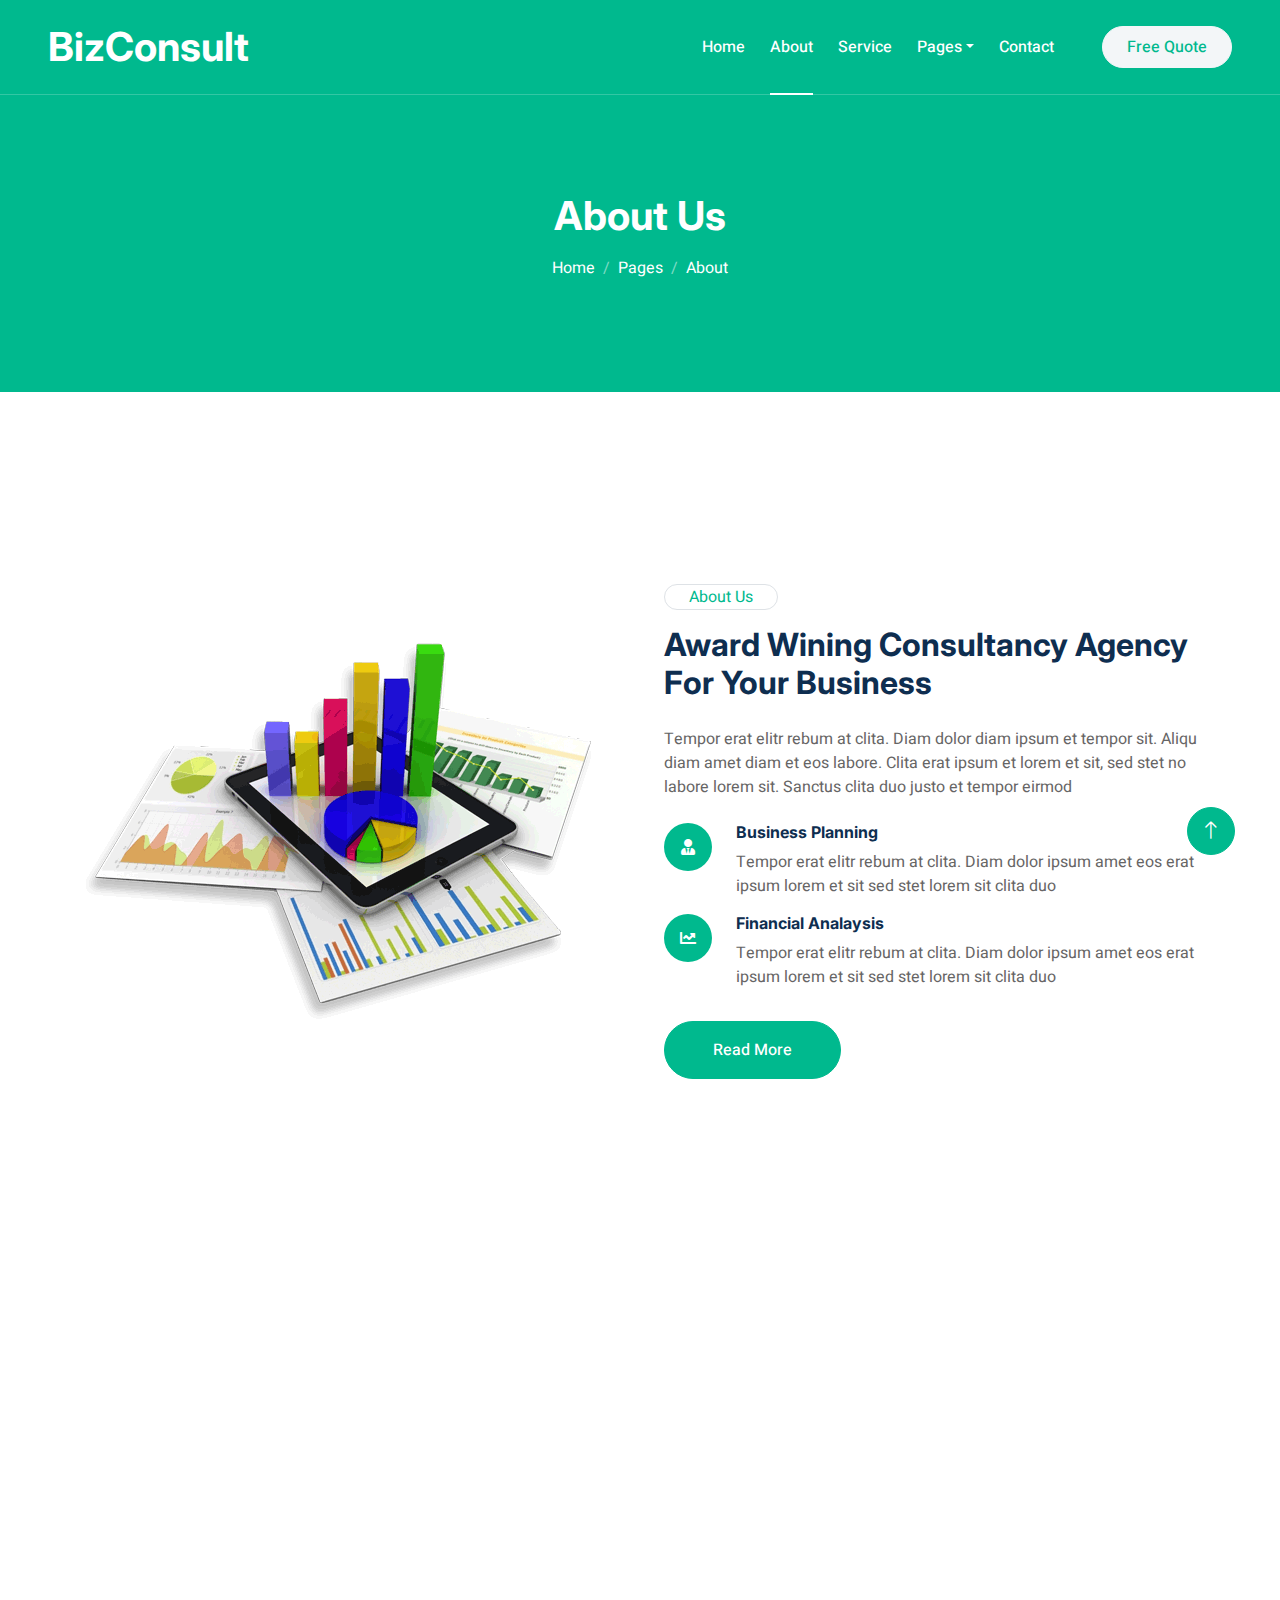
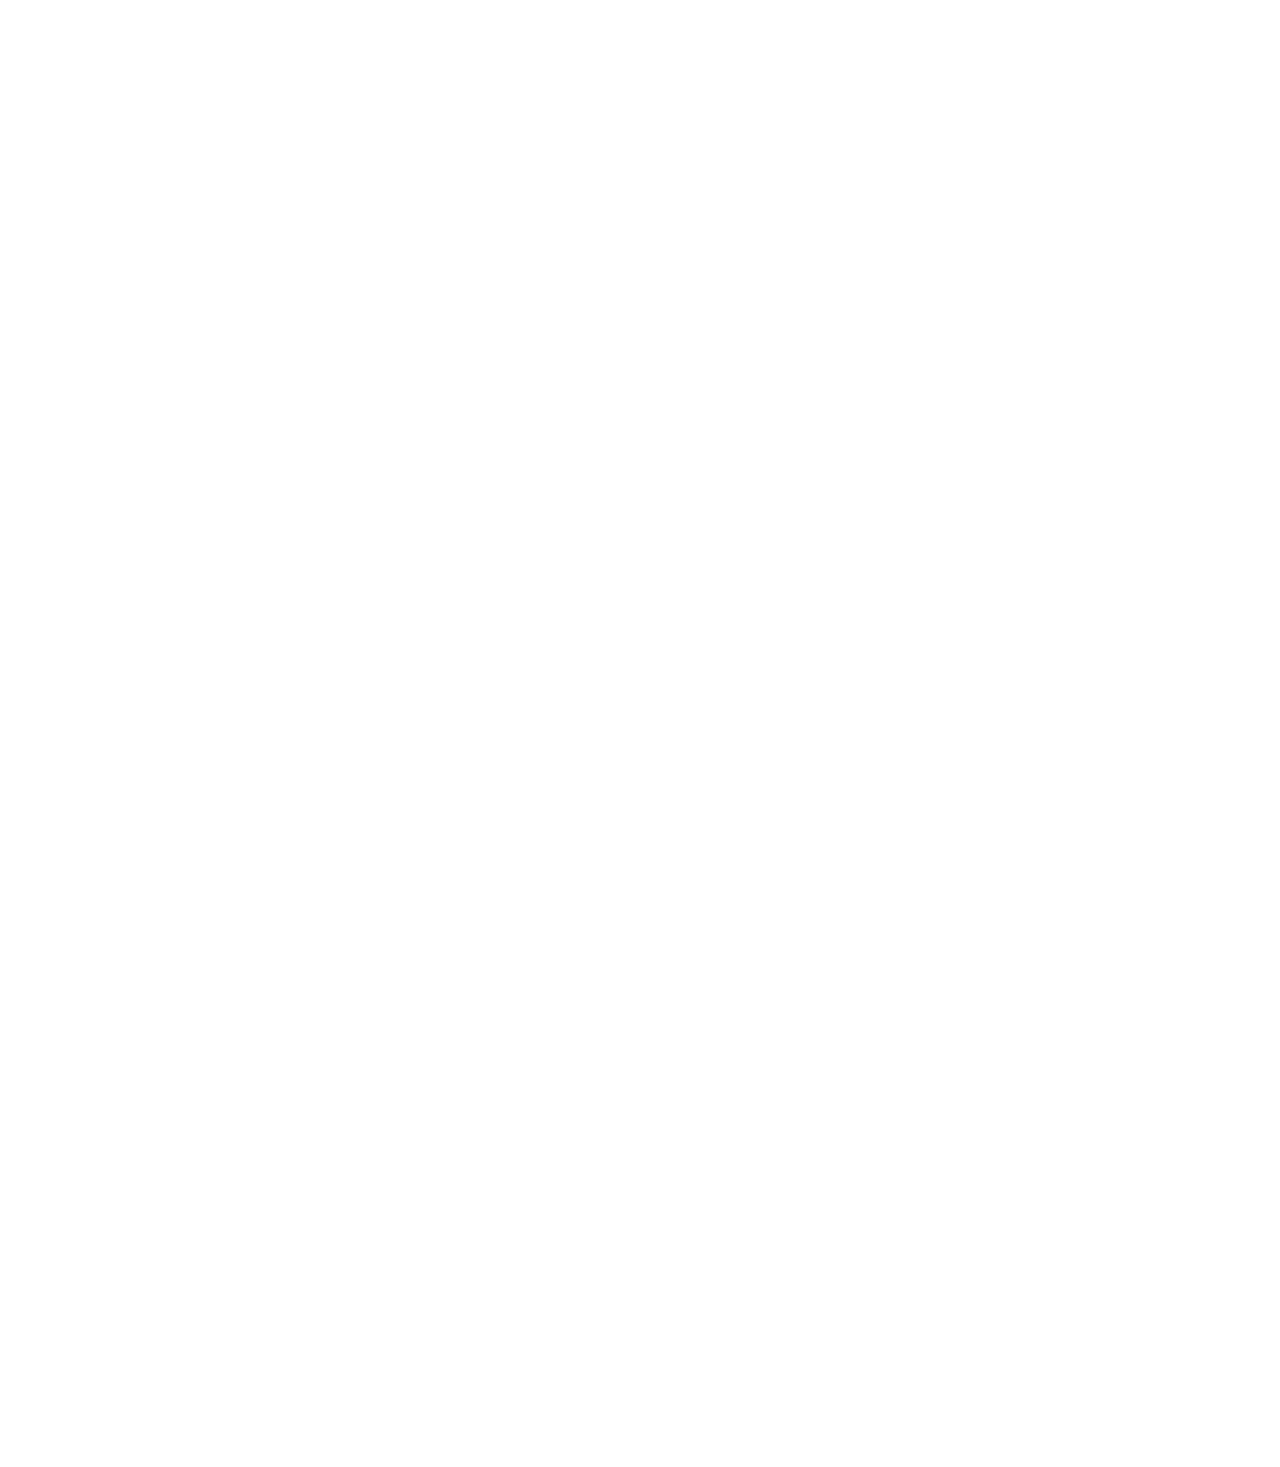
<file: plantilla2/about.html>
<!DOCTYPE html>
<html lang="en">

<head>
    <meta charset="utf-8">
    <title>BizConsult - Consulting HTML Template</title>
    <meta content="width=device-width, initial-scale=1.0" name="viewport">
    <meta content="" name="keywords">
    <meta content="" name="description">

    <!-- Favicon -->
    <link href="img/favicon.ico" rel="icon">

    <!-- Google Web Fonts -->
    <link rel="preconnect" href="https://fonts.googleapis.com">
    <link rel="preconnect" href="https://fonts.gstatic.com" crossorigin>
    <link href="https://fonts.googleapis.com/css2?family=Heebo:wght@400;500;600&family=Inter:wght@700;800&display=swap" rel="stylesheet"> 

    <!-- Icon Font Stylesheet -->
    <link href="https://cdnjs.cloudflare.com/ajax/libs/font-awesome/5.10.0/css/all.min.css" rel="stylesheet">
    <link href="https://cdn.jsdelivr.net/npm/bootstrap-icons@1.4.1/font/bootstrap-icons.css" rel="stylesheet">

    <!-- Libraries Stylesheet -->
    <link href="lib/animate/animate.min.css" rel="stylesheet">
    <link href="lib/owlcarousel/assets/owl.carousel.min.css" rel="stylesheet">

    <!-- Customized Bootstrap Stylesheet -->
    <link href="css/bootstrap.min.css" rel="stylesheet">

    <!-- Template Stylesheet -->
    <link href="css/style.css" rel="stylesheet">
</head>

<body>
    <div class="container-xxl bg-white p-0">
        <!-- Spinner Start -->
        <div id="spinner" class="show bg-white position-fixed translate-middle w-100 vh-100 top-50 start-50 d-flex align-items-center justify-content-center">
            <div class="spinner-border text-primary" style="width: 3rem; height: 3rem;" role="status">
                <span class="sr-only">Loading...</span>
            </div>
        </div>
        <!-- Spinner End -->


        <!-- Navbar & Hero Start -->
        <div class="container-xxl position-relative p-0">
            <nav class="navbar navbar-expand-lg navbar-light px-4 px-lg-5 py-3 py-lg-0">
                <a href="index.html" class="navbar-brand p-0">
                    <h1 class="m-0">BizConsult</h1>
                    <!-- <img src="img/logo.png" alt="Logo"> -->
                </a>
                <button class="navbar-toggler" type="button" data-bs-toggle="collapse" data-bs-target="#navbarCollapse">
                    <span class="fa fa-bars"></span>
                </button>
                <div class="collapse navbar-collapse" id="navbarCollapse">
                    <div class="navbar-nav ms-auto py-0">
                        <a href="index.html" class="nav-item nav-link">Home</a>
                        <a href="about.html" class="nav-item nav-link active">About</a>
                        <a href="service.html" class="nav-item nav-link">Service</a>
                        <div class="nav-item dropdown">
                            <a href="#" class="nav-link dropdown-toggle" data-bs-toggle="dropdown">Pages</a>
                            <div class="dropdown-menu m-0">
                                <a href="feature.html" class="dropdown-item">Features</a>
                                <a href="quote.html" class="dropdown-item">Free Quote</a>
                                <a href="team.html" class="dropdown-item">Our Team</a>
                                <a href="testimonial.html" class="dropdown-item">Testimonial</a>
                                <a href="404.html" class="dropdown-item">404 Page</a>
                            </div>
                        </div>
                        <a href="contact.html" class="nav-item nav-link">Contact</a>
                    </div>
                    <a href="" class="btn btn-light rounded-pill text-primary py-2 px-4 ms-lg-5">Free Quote</a>
                </div>
            </nav>

            <div class="container-xxl bg-primary page-header">
                <div class="container text-center">
                    <h1 class="text-white animated zoomIn mb-3">About Us</h1>
                    <nav aria-label="breadcrumb">
                        <ol class="breadcrumb justify-content-center">
                            <li class="breadcrumb-item"><a class="text-white" href="#">Home</a></li>
                            <li class="breadcrumb-item"><a class="text-white" href="#">Pages</a></li>
                            <li class="breadcrumb-item text-white active" aria-current="page">About</li>
                        </ol>
                    </nav>
                </div>
            </div>
        </div>
        <!-- Navbar & Hero End -->


        <!-- About Start -->
        <div class="container-xxl py-6">
            <div class="container">
                <div class="row g-5 align-items-center">
                    <div class="col-lg-6 wow zoomIn" data-wow-delay="0.1s">
                        <img class="img-fluid" src="img/about.png">
                    </div>
                    <div class="col-lg-6 wow fadeInUp" data-wow-delay="0.1s">
                        <div class="d-inline-block border rounded-pill text-primary px-4 mb-3">About Us</div>
                        <h2 class="mb-4">Award Wining Consultancy Agency For Your Business</h2>
                        <p class="mb-4">Tempor erat elitr rebum at clita. Diam dolor diam ipsum et tempor sit. Aliqu diam amet diam et eos labore. Clita erat ipsum et lorem et sit, sed stet no labore lorem sit. Sanctus clita duo justo et tempor eirmod</p>
                        <div class="row g-3 mb-4">
                            <div class="col-12 d-flex">
                                <div class="flex-shrink-0 btn-lg-square rounded-circle bg-primary">
                                    <i class="fa fa-user-tie text-white"></i>
                                </div>
                                <div class="ms-4">
                                    <h6>Business Planning</h6>
                                    <span>Tempor erat elitr rebum at clita. Diam dolor ipsum amet eos erat ipsum lorem et sit sed stet lorem sit clita duo</span>
                                </div>
                            </div>
                            <div class="col-12 d-flex">
                                <div class="flex-shrink-0 btn-lg-square rounded-circle bg-primary">
                                    <i class="fa fa-chart-line text-white"></i>
                                </div>
                                <div class="ms-4">
                                    <h6>Financial Analaysis</h6>
                                    <span>Tempor erat elitr rebum at clita. Diam dolor ipsum amet eos erat ipsum lorem et sit sed stet lorem sit clita duo</span>
                                </div>
                            </div>
                        </div>
                        <a class="btn btn-primary rounded-pill py-3 px-5 mt-2" href="">Read More</a>
                    </div>
                </div>
            </div>
        </div>
        <!-- About End -->


        <!-- Features Start -->
        <div class="container-xxl py-6">
            <div class="container">
                <div class="row g-5">
                    <div class="col-lg-5 wow fadeInUp" data-wow-delay="0.1s">
                        <div class="d-inline-block border rounded-pill text-primary px-4 mb-3">Features</div>
                        <h2 class="mb-4">Why People Choose Us? We Are Trusted & Award Wining Agency</h2>
                        <p>Clita nonumy sanctus nonumy et clita tempor, et sea amet ut et sadipscing rebum amet takimata amet, sed accusam eos eos dolores dolore et. Et ea ea dolor rebum invidunt clita eos. Sea accusam stet stet ipsum, sit ipsum et ipsum kasd</p>
                        <p>Et ea ea dolor rebum invidunt clita eos. Sea accusam stet stet ipsum, sit ipsum et ipsum kasd</p>
                        <a class="btn btn-primary rounded-pill py-3 px-5 mt-2" href="">Read More</a>
                    </div>
                    <div class="col-lg-7">
                        <div class="row g-5">
                            <div class="col-sm-6 wow fadeIn" data-wow-delay="0.1s">
                                <div class="d-flex align-items-center mb-3">
                                    <div class="flex-shrink-0 btn-square bg-primary rounded-circle me-3">
                                        <i class="fa fa-cubes text-white"></i>
                                    </div>
                                    <h6 class="mb-0">Best In Industry</h6>
                                </div>
                                <span>Magna sea eos sit dolor, ipsum amet ipsum lorem diam eos diam dolor</span>
                            </div>
                            <div class="col-sm-6 wow fadeIn" data-wow-delay="0.2s">
                                <div class="d-flex align-items-center mb-3">
                                    <div class="flex-shrink-0 btn-square bg-primary rounded-circle me-3">
                                        <i class="fa fa-percent text-white"></i>
                                    </div>
                                    <h6 class="mb-0">99% Success Rate</h6>
                                </div>
                                <span>Magna sea eos sit dolor, ipsum amet ipsum lorem diam eos diam dolor</span>
                            </div>
                            <div class="col-sm-6 wow fadeIn" data-wow-delay="0.3s">
                                <div class="d-flex align-items-center mb-3">
                                    <div class="flex-shrink-0 btn-square bg-primary rounded-circle me-3">
                                        <i class="fa fa-award text-white"></i>
                                    </div>
                                    <h6 class="mb-0">Award Winning</h6>
                                </div>
                                <span>Magna sea eos sit dolor, ipsum amet ipsum lorem diam eos diam dolor</span>
                            </div>
                            <div class="col-sm-6 wow fadeIn" data-wow-delay="0.4s">
                                <div class="d-flex align-items-center mb-3">
                                    <div class="flex-shrink-0 btn-square bg-primary rounded-circle me-3">
                                        <i class="fa fa-smile-beam text-white"></i>
                                    </div>
                                    <h6 class="mb-0">100% Happy Client</h6>
                                </div>
                                <span>Magna sea eos sit dolor, ipsum amet ipsum lorem diam eos diam dolor</span>
                            </div>
                            <div class="col-sm-6 wow fadeIn" data-wow-delay="0.5s">
                                <div class="d-flex align-items-center mb-3">
                                    <div class="flex-shrink-0 btn-square bg-primary rounded-circle me-3">
                                        <i class="fa fa-user-tie text-white"></i>
                                    </div>
                                    <h6 class="mb-0">Professional Advisors</h6>
                                </div>
                                <span>Magna sea eos sit dolor, ipsum amet ipsum lorem diam eos diam dolor</span>
                            </div>
                            <div class="col-sm-6 wow fadeIn" data-wow-delay="0.6s">
                                <div class="d-flex align-items-center mb-3">
                                    <div class="flex-shrink-0 btn-square bg-primary rounded-circle me-3">
                                        <i class="fa fa-headset text-white"></i>
                                    </div>
                                    <h6 class="mb-0">24/7 Customer Support</h6>
                                </div>
                                <span>Magna sea eos sit dolor, ipsum amet ipsum lorem diam eos diam dolor</span>
                            </div>
                        </div>
                    </div>
                </div>
            </div>
        </div>
        <!-- Features End -->


        <!-- Team Start -->
        <div class="container-xxl py-6">
            <div class="container">
                <div class="mx-auto text-center wow fadeInUp" data-wow-delay="0.1s" style="max-width: 600px;">
                    <div class="d-inline-block border rounded-pill text-primary px-4 mb-3">Our Team</div>
                    <h2 class="mb-5">Meet Our Team Members</h2>
                </div>
                <div class="row g-4">
                    <div class="col-lg-3 col-md-6 wow fadeInUp" data-wow-delay="0.1s">
                        <div class="team-item">
                            <h5>Full Name</h5>
                            <p class="mb-4">Designation</p>
                            <img class="img-fluid rounded-circle w-100 mb-4" src="img/team-1.jpg" alt="">
                            <div class="d-flex justify-content-center">
                                <a class="btn btn-square text-primary bg-white m-1" href=""><i class="fab fa-facebook-f"></i></a>
                                <a class="btn btn-square text-primary bg-white m-1" href=""><i class="fab fa-twitter"></i></a>
                                <a class="btn btn-square text-primary bg-white m-1" href=""><i class="fab fa-linkedin-in"></i></a>
                            </div>
                        </div>
                    </div>
                    <div class="col-lg-3 col-md-6 wow fadeInUp" data-wow-delay="0.3s">
                        <div class="team-item">
                            <h5>Full Name</h5>
                            <p class="mb-4">Designation</p>
                            <img class="img-fluid rounded-circle w-100 mb-4" src="img/team-2.jpg" alt="">
                            <div class="d-flex justify-content-center">
                                <a class="btn btn-square text-primary bg-white m-1" href=""><i class="fab fa-facebook-f"></i></a>
                                <a class="btn btn-square text-primary bg-white m-1" href=""><i class="fab fa-twitter"></i></a>
                                <a class="btn btn-square text-primary bg-white m-1" href=""><i class="fab fa-linkedin-in"></i></a>
                            </div>
                        </div>
                    </div>
                    <div class="col-lg-3 col-md-6 wow fadeInUp" data-wow-delay="0.5s">
                        <div class="team-item">
                            <h5>Full Name</h5>
                            <p class="mb-4">Designation</p>
                            <img class="img-fluid rounded-circle w-100 mb-4" src="img/team-3.jpg" alt="">
                            <div class="d-flex justify-content-center">
                                <a class="btn btn-square text-primary bg-white m-1" href=""><i class="fab fa-facebook-f"></i></a>
                                <a class="btn btn-square text-primary bg-white m-1" href=""><i class="fab fa-twitter"></i></a>
                                <a class="btn btn-square text-primary bg-white m-1" href=""><i class="fab fa-linkedin-in"></i></a>
                            </div>
                        </div>
                    </div>
                    <div class="col-lg-3 col-md-6 wow fadeInUp" data-wow-delay="0.7s">
                        <div class="team-item">
                            <h5>Full Name</h5>
                            <p class="mb-4">Designation</p>
                            <img class="img-fluid rounded-circle w-100 mb-4" src="img/team-4.jpg" alt="">
                            <div class="d-flex justify-content-center">
                                <a class="btn btn-square text-primary bg-white m-1" href=""><i class="fab fa-facebook-f"></i></a>
                                <a class="btn btn-square text-primary bg-white m-1" href=""><i class="fab fa-twitter"></i></a>
                                <a class="btn btn-square text-primary bg-white m-1" href=""><i class="fab fa-linkedin-in"></i></a>
                            </div>
                        </div>
                    </div>
                </div>
            </div>
        </div>
        <!-- Team End -->
        

        <!-- Footer Start -->
        <div class="container-fluid bg-dark text-light footer pt-5 wow fadeIn" data-wow-delay="0.1s" style="margin-top: 6rem;">
            <div class="container py-5">
                <div class="row g-5">
                    <div class="col-md-6 col-lg-3">
                        <h5 class="text-white mb-4">Get In Touch</h5>
                        <p><i class="fa fa-map-marker-alt me-3"></i>123 Street, New York, USA</p>
                        <p><i class="fa fa-phone-alt me-3"></i>+012 345 67890</p>
                        <p><i class="fa fa-envelope me-3"></i>info@example.com</p>
                        <div class="d-flex pt-2">
                            <a class="btn btn-outline-light btn-social" href=""><i class="fab fa-twitter"></i></a>
                            <a class="btn btn-outline-light btn-social" href=""><i class="fab fa-facebook-f"></i></a>
                            <a class="btn btn-outline-light btn-social" href=""><i class="fab fa-youtube"></i></a>
                            <a class="btn btn-outline-light btn-social" href=""><i class="fab fa-instagram"></i></a>
                            <a class="btn btn-outline-light btn-social" href=""><i class="fab fa-linkedin-in"></i></a>
                        </div>
                    </div>
                    <div class="col-md-6 col-lg-3">
                        <h5 class="text-white mb-4">Quick Link</h5>
                        <a class="btn btn-link" href="">About Us</a>
                        <a class="btn btn-link" href="">Contact Us</a>
                        <a class="btn btn-link" href="">Privacy Policy</a>
                        <a class="btn btn-link" href="">Terms & Condition</a>
                        <a class="btn btn-link" href="">Career</a>
                    </div>
                    <div class="col-md-6 col-lg-3">
                        <h5 class="text-white mb-4">Popular Link</h5>
                        <a class="btn btn-link" href="">About Us</a>
                        <a class="btn btn-link" href="">Contact Us</a>
                        <a class="btn btn-link" href="">Privacy Policy</a>
                        <a class="btn btn-link" href="">Terms & Condition</a>
                        <a class="btn btn-link" href="">Career</a>
                    </div>
                    <div class="col-md-6 col-lg-3">
                        <h5 class="text-white mb-4">Newsletter</h5>
                        <p>Lorem ipsum dolor sit amet elit. Phasellus nec pretium mi. Curabitur facilisis ornare velit non vulpu</p>
                        <div class="position-relative w-100 mt-3">
                            <input class="form-control border-0 rounded-pill w-100 ps-4 pe-5" type="text" placeholder="Your Email" style="height: 48px;">
                            <button type="button" class="btn shadow-none position-absolute top-0 end-0 mt-1 me-2"><i class="fa fa-paper-plane text-primary fs-4"></i></button>
                        </div>
                    </div>
                </div>
            </div>
            <div class="container">
                <div class="copyright">
                    <div class="row">
                        <div class="col-md-6 text-center text-md-start mb-3 mb-md-0">
                            &copy; <a class="border-bottom" href="#">Your Site Name</a>, All Right Reserved. 
							
							<!--/*** This template is free as long as you keep the footer author’s credit link/attribution link/backlink. If you'd like to use the template without the footer author’s credit link/attribution link/backlink, you can purchase the Credit Removal License from "https://htmlcodex.com/credit-removal". Thank you for your support. ***/-->
							Designed By <a class="border-bottom" href="https://htmlcodex.com">HTML Codex</a>
                        </div>
                        <div class="col-md-6 text-center text-md-end">
                            <div class="footer-menu">
                                <a href="">Home</a>
                                <a href="">Cookies</a>
                                <a href="">Help</a>
                                <a href="">FQAs</a>
                            </div>
                        </div>
                    </div>
                </div>
            </div>
        </div>
        <!-- Footer End -->


        <!-- Back to Top -->
        <a href="#" class="btn btn-lg btn-primary btn-lg-square back-to-top"><i class="bi bi-arrow-up"></i></a>
    </div>

    <!-- JavaScript Libraries -->
    <script src="https://code.jquery.com/jquery-3.4.1.min.js"></script>
    <script src="https://cdn.jsdelivr.net/npm/bootstrap@5.0.0/dist/js/bootstrap.bundle.min.js"></script>
    <script src="lib/wow/wow.min.js"></script>
    <script src="lib/easing/easing.min.js"></script>
    <script src="lib/waypoints/waypoints.min.js"></script>
    <script src="lib/owlcarousel/owl.carousel.min.js"></script>

    <!-- Template Javascript -->
    <script src="js/main.js"></script>
</body>

</html>
</file>
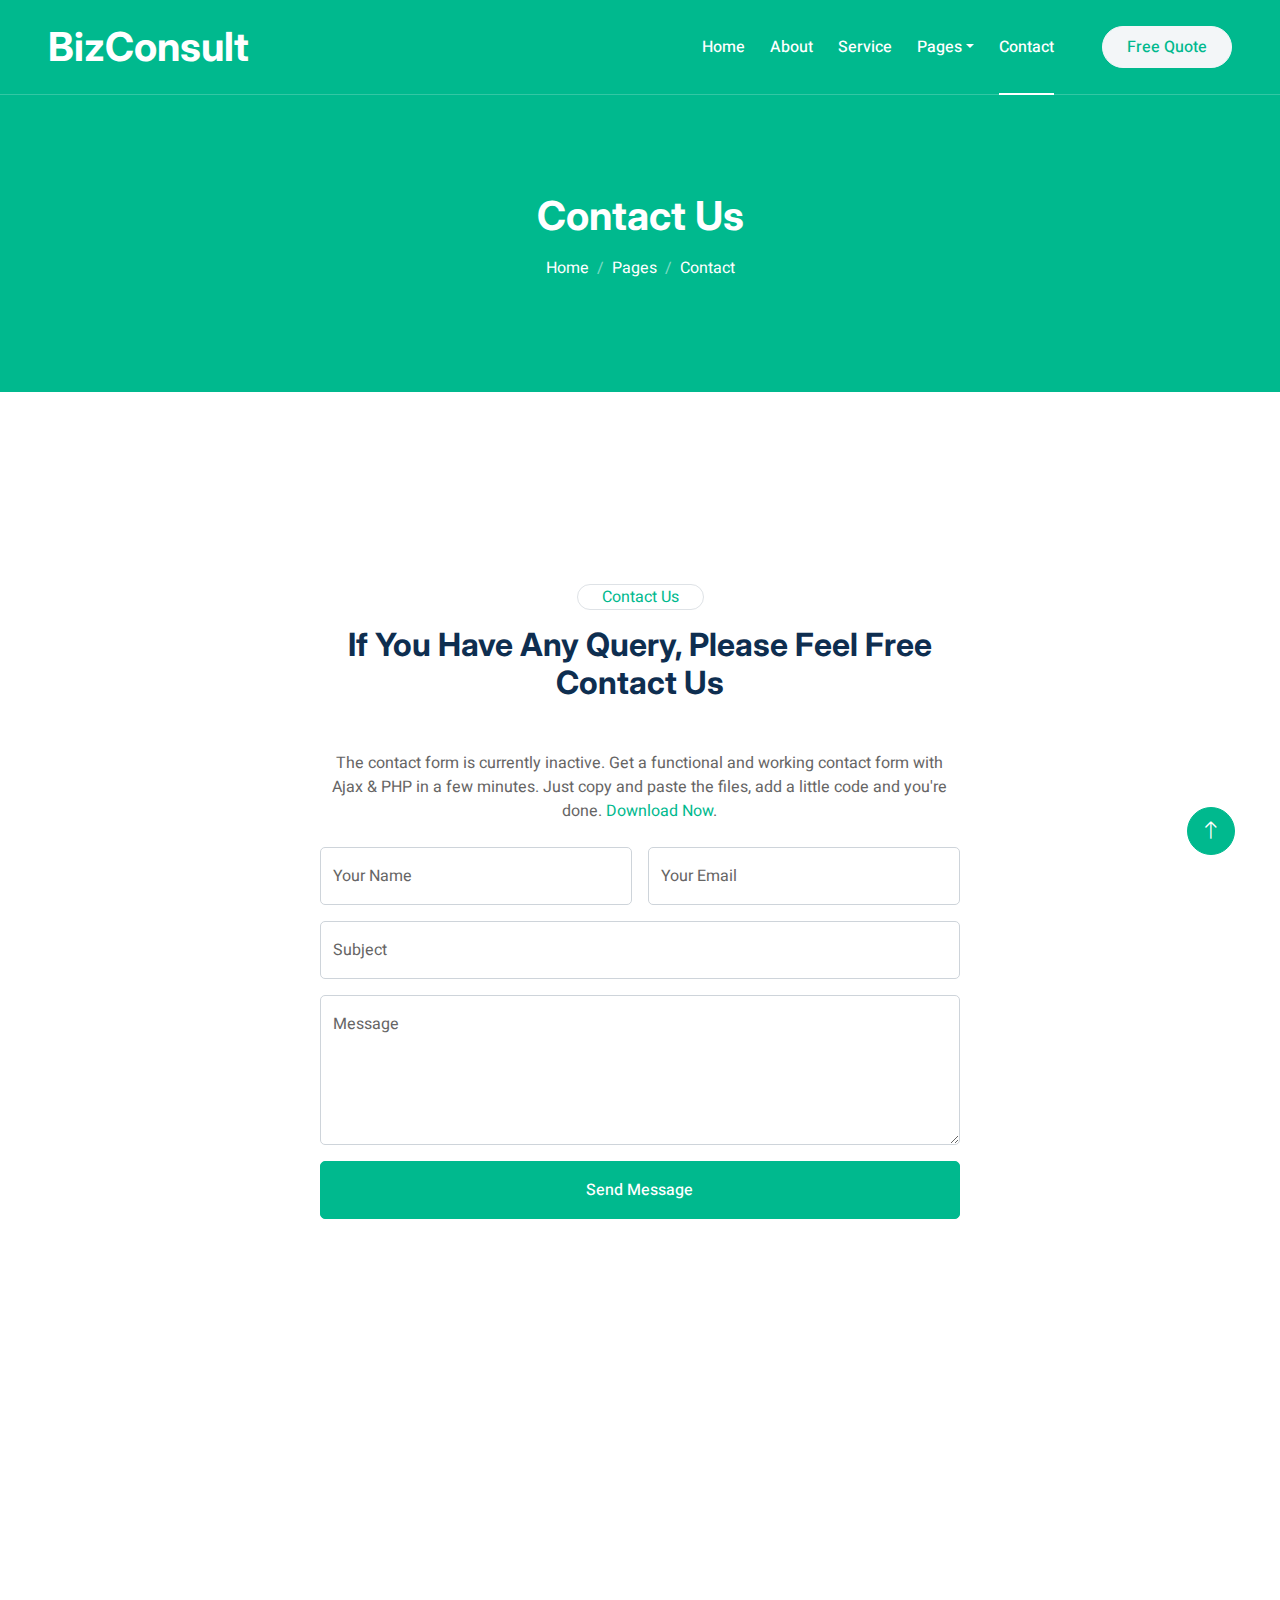
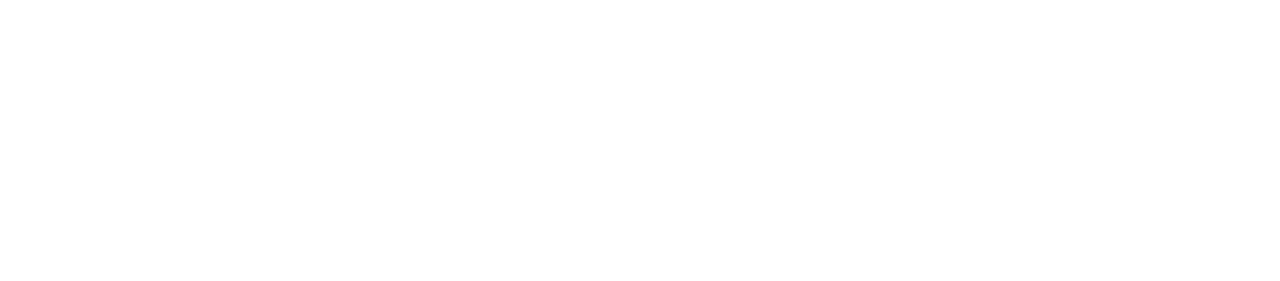
<file: plantilla2/contact.html>
<!DOCTYPE html>
<html lang="en">

<head>
    <meta charset="utf-8">
    <title>BizConsult - Consulting HTML Template</title>
    <meta content="width=device-width, initial-scale=1.0" name="viewport">
    <meta content="" name="keywords">
    <meta content="" name="description">

    <!-- Favicon -->
    <link href="img/favicon.ico" rel="icon">

    <!-- Google Web Fonts -->
    <link rel="preconnect" href="https://fonts.googleapis.com">
    <link rel="preconnect" href="https://fonts.gstatic.com" crossorigin>
    <link href="https://fonts.googleapis.com/css2?family=Heebo:wght@400;500;600&family=Inter:wght@700;800&display=swap" rel="stylesheet"> 

    <!-- Icon Font Stylesheet -->
    <link href="https://cdnjs.cloudflare.com/ajax/libs/font-awesome/5.10.0/css/all.min.css" rel="stylesheet">
    <link href="https://cdn.jsdelivr.net/npm/bootstrap-icons@1.4.1/font/bootstrap-icons.css" rel="stylesheet">

    <!-- Libraries Stylesheet -->
    <link href="lib/animate/animate.min.css" rel="stylesheet">
    <link href="lib/owlcarousel/assets/owl.carousel.min.css" rel="stylesheet">

    <!-- Customized Bootstrap Stylesheet -->
    <link href="css/bootstrap.min.css" rel="stylesheet">

    <!-- Template Stylesheet -->
    <link href="css/style.css" rel="stylesheet">
</head>

<body>
    <div class="container-xxl bg-white p-0">
        <!-- Spinner Start -->
        <div id="spinner" class="show bg-white position-fixed translate-middle w-100 vh-100 top-50 start-50 d-flex align-items-center justify-content-center">
            <div class="spinner-border text-primary" style="width: 3rem; height: 3rem;" role="status">
                <span class="sr-only">Loading...</span>
            </div>
        </div>
        <!-- Spinner End -->


        <!-- Navbar & Hero Start -->
        <div class="container-xxl position-relative p-0">
            <nav class="navbar navbar-expand-lg navbar-light px-4 px-lg-5 py-3 py-lg-0">
                <a href="index.html" class="navbar-brand p-0">
                    <h1 class="m-0">BizConsult</h1>
                    <!-- <img src="img/logo.png" alt="Logo"> -->
                </a>
                <button class="navbar-toggler" type="button" data-bs-toggle="collapse" data-bs-target="#navbarCollapse">
                    <span class="fa fa-bars"></span>
                </button>
                <div class="collapse navbar-collapse" id="navbarCollapse">
                    <div class="navbar-nav ms-auto py-0">
                        <a href="index.html" class="nav-item nav-link">Home</a>
                        <a href="about.html" class="nav-item nav-link">About</a>
                        <a href="service.html" class="nav-item nav-link">Service</a>
                        <div class="nav-item dropdown">
                            <a href="#" class="nav-link dropdown-toggle" data-bs-toggle="dropdown">Pages</a>
                            <div class="dropdown-menu m-0">
                                <a href="feature.html" class="dropdown-item">Features</a>
                                <a href="quote.html" class="dropdown-item">Free Quote</a>
                                <a href="team.html" class="dropdown-item">Our Team</a>
                                <a href="testimonial.html" class="dropdown-item">Testimonial</a>
                                <a href="404.html" class="dropdown-item">404 Page</a>
                            </div>
                        </div>
                        <a href="contact.html" class="nav-item nav-link active">Contact</a>
                    </div>
                    <a href="" class="btn btn-light rounded-pill text-primary py-2 px-4 ms-lg-5">Free Quote</a>
                </div>
            </nav>

            <div class="container-xxl bg-primary page-header">
                <div class="container text-center">
                    <h1 class="text-white animated zoomIn mb-3">Contact Us</h1>
                    <nav aria-label="breadcrumb">
                        <ol class="breadcrumb justify-content-center">
                            <li class="breadcrumb-item"><a class="text-white" href="#">Home</a></li>
                            <li class="breadcrumb-item"><a class="text-white" href="#">Pages</a></li>
                            <li class="breadcrumb-item text-white active" aria-current="page">Contact</li>
                        </ol>
                    </nav>
                </div>
            </div>
        </div>
        <!-- Navbar & Hero End -->


        <!-- Contact Start -->
        <div class="container-xxl py-6">
            <div class="container">
                <div class="mx-auto text-center wow fadeInUp" data-wow-delay="0.1s" style="max-width: 600px;">
                    <div class="d-inline-block border rounded-pill text-primary px-4 mb-3">Contact Us</div>
                    <h2 class="mb-5">If You Have Any Query, Please Feel Free Contact Us</h2>
                </div>
                <div class="row justify-content-center">
                    <div class="col-lg-7 wow fadeInUp" data-wow-delay="0.3s">
                        <p class="text-center mb-4">The contact form is currently inactive. Get a functional and working contact form with Ajax & PHP in a few minutes. Just copy and paste the files, add a little code and you're done. <a href="https://htmlcodex.com/contact-form">Download Now</a>.</p>
                        <form>
                            <div class="row g-3">
                                <div class="col-md-6">
                                    <div class="form-floating">
                                        <input type="text" class="form-control" id="name" placeholder="Your Name">
                                        <label for="name">Your Name</label>
                                    </div>
                                </div>
                                <div class="col-md-6">
                                    <div class="form-floating">
                                        <input type="email" class="form-control" id="email" placeholder="Your Email">
                                        <label for="email">Your Email</label>
                                    </div>
                                </div>
                                <div class="col-12">
                                    <div class="form-floating">
                                        <input type="text" class="form-control" id="subject" placeholder="Subject">
                                        <label for="subject">Subject</label>
                                    </div>
                                </div>
                                <div class="col-12">
                                    <div class="form-floating">
                                        <textarea class="form-control" placeholder="Leave a message here" id="message" style="height: 150px"></textarea>
                                        <label for="message">Message</label>
                                    </div>
                                </div>
                                <div class="col-12">
                                    <button class="btn btn-primary w-100 py-3" type="submit">Send Message</button>
                                </div>
                            </div>
                        </form>
                    </div>
                </div>
            </div>
        </div>
        <!-- Contact End -->
        

        <!-- Footer Start -->
        <div class="container-fluid bg-dark text-light footer pt-5 wow fadeIn" data-wow-delay="0.1s" style="margin-top: 6rem;">
            <div class="container py-5">
                <div class="row g-5">
                    <div class="col-md-6 col-lg-3">
                        <h5 class="text-white mb-4">Get In Touch</h5>
                        <p><i class="fa fa-map-marker-alt me-3"></i>123 Street, New York, USA</p>
                        <p><i class="fa fa-phone-alt me-3"></i>+012 345 67890</p>
                        <p><i class="fa fa-envelope me-3"></i>info@example.com</p>
                        <div class="d-flex pt-2">
                            <a class="btn btn-outline-light btn-social" href=""><i class="fab fa-twitter"></i></a>
                            <a class="btn btn-outline-light btn-social" href=""><i class="fab fa-facebook-f"></i></a>
                            <a class="btn btn-outline-light btn-social" href=""><i class="fab fa-youtube"></i></a>
                            <a class="btn btn-outline-light btn-social" href=""><i class="fab fa-instagram"></i></a>
                            <a class="btn btn-outline-light btn-social" href=""><i class="fab fa-linkedin-in"></i></a>
                        </div>
                    </div>
                    <div class="col-md-6 col-lg-3">
                        <h5 class="text-white mb-4">Quick Link</h5>
                        <a class="btn btn-link" href="">About Us</a>
                        <a class="btn btn-link" href="">Contact Us</a>
                        <a class="btn btn-link" href="">Privacy Policy</a>
                        <a class="btn btn-link" href="">Terms & Condition</a>
                        <a class="btn btn-link" href="">Career</a>
                    </div>
                    <div class="col-md-6 col-lg-3">
                        <h5 class="text-white mb-4">Popular Link</h5>
                        <a class="btn btn-link" href="">About Us</a>
                        <a class="btn btn-link" href="">Contact Us</a>
                        <a class="btn btn-link" href="">Privacy Policy</a>
                        <a class="btn btn-link" href="">Terms & Condition</a>
                        <a class="btn btn-link" href="">Career</a>
                    </div>
                    <div class="col-md-6 col-lg-3">
                        <h5 class="text-white mb-4">Newsletter</h5>
                        <p>Lorem ipsum dolor sit amet elit. Phasellus nec pretium mi. Curabitur facilisis ornare velit non vulpu</p>
                        <div class="position-relative w-100 mt-3">
                            <input class="form-control border-0 rounded-pill w-100 ps-4 pe-5" type="text" placeholder="Your Email" style="height: 48px;">
                            <button type="button" class="btn shadow-none position-absolute top-0 end-0 mt-1 me-2"><i class="fa fa-paper-plane text-primary fs-4"></i></button>
                        </div>
                    </div>
                </div>
            </div>
            <div class="container">
                <div class="copyright">
                    <div class="row">
                        <div class="col-md-6 text-center text-md-start mb-3 mb-md-0">
                            &copy; <a class="border-bottom" href="#">Your Site Name</a>, All Right Reserved. 
							
							<!--/*** This template is free as long as you keep the footer author’s credit link/attribution link/backlink. If you'd like to use the template without the footer author’s credit link/attribution link/backlink, you can purchase the Credit Removal License from "https://htmlcodex.com/credit-removal". Thank you for your support. ***/-->
							Designed By <a class="border-bottom" href="https://htmlcodex.com">HTML Codex</a>
                            <br>Distributed By: <a class="border-bottom" href="https://themewagon.com" target="_blank">ThemeWagon</a>
                        </div>
                        <div class="col-md-6 text-center text-md-end">
                            <div class="footer-menu">
                                <a href="">Home</a>
                                <a href="">Cookies</a>
                                <a href="">Help</a>
                                <a href="">FQAs</a>
                            </div>
                        </div>
                    </div>
                </div>
            </div>
        </div>
        <!-- Footer End -->


        <!-- Back to Top -->
        <a href="#" class="btn btn-lg btn-primary btn-lg-square back-to-top"><i class="bi bi-arrow-up"></i></a>
    </div>

    <!-- JavaScript Libraries -->
    <script src="https://code.jquery.com/jquery-3.4.1.min.js"></script>
    <script src="https://cdn.jsdelivr.net/npm/bootstrap@5.0.0/dist/js/bootstrap.bundle.min.js"></script>
    <script src="lib/wow/wow.min.js"></script>
    <script src="lib/easing/easing.min.js"></script>
    <script src="lib/waypoints/waypoints.min.js"></script>
    <script src="lib/owlcarousel/owl.carousel.min.js"></script>

    <!-- Template Javascript -->
    <script src="js/main.js"></script>
</body>

</html>
</file>
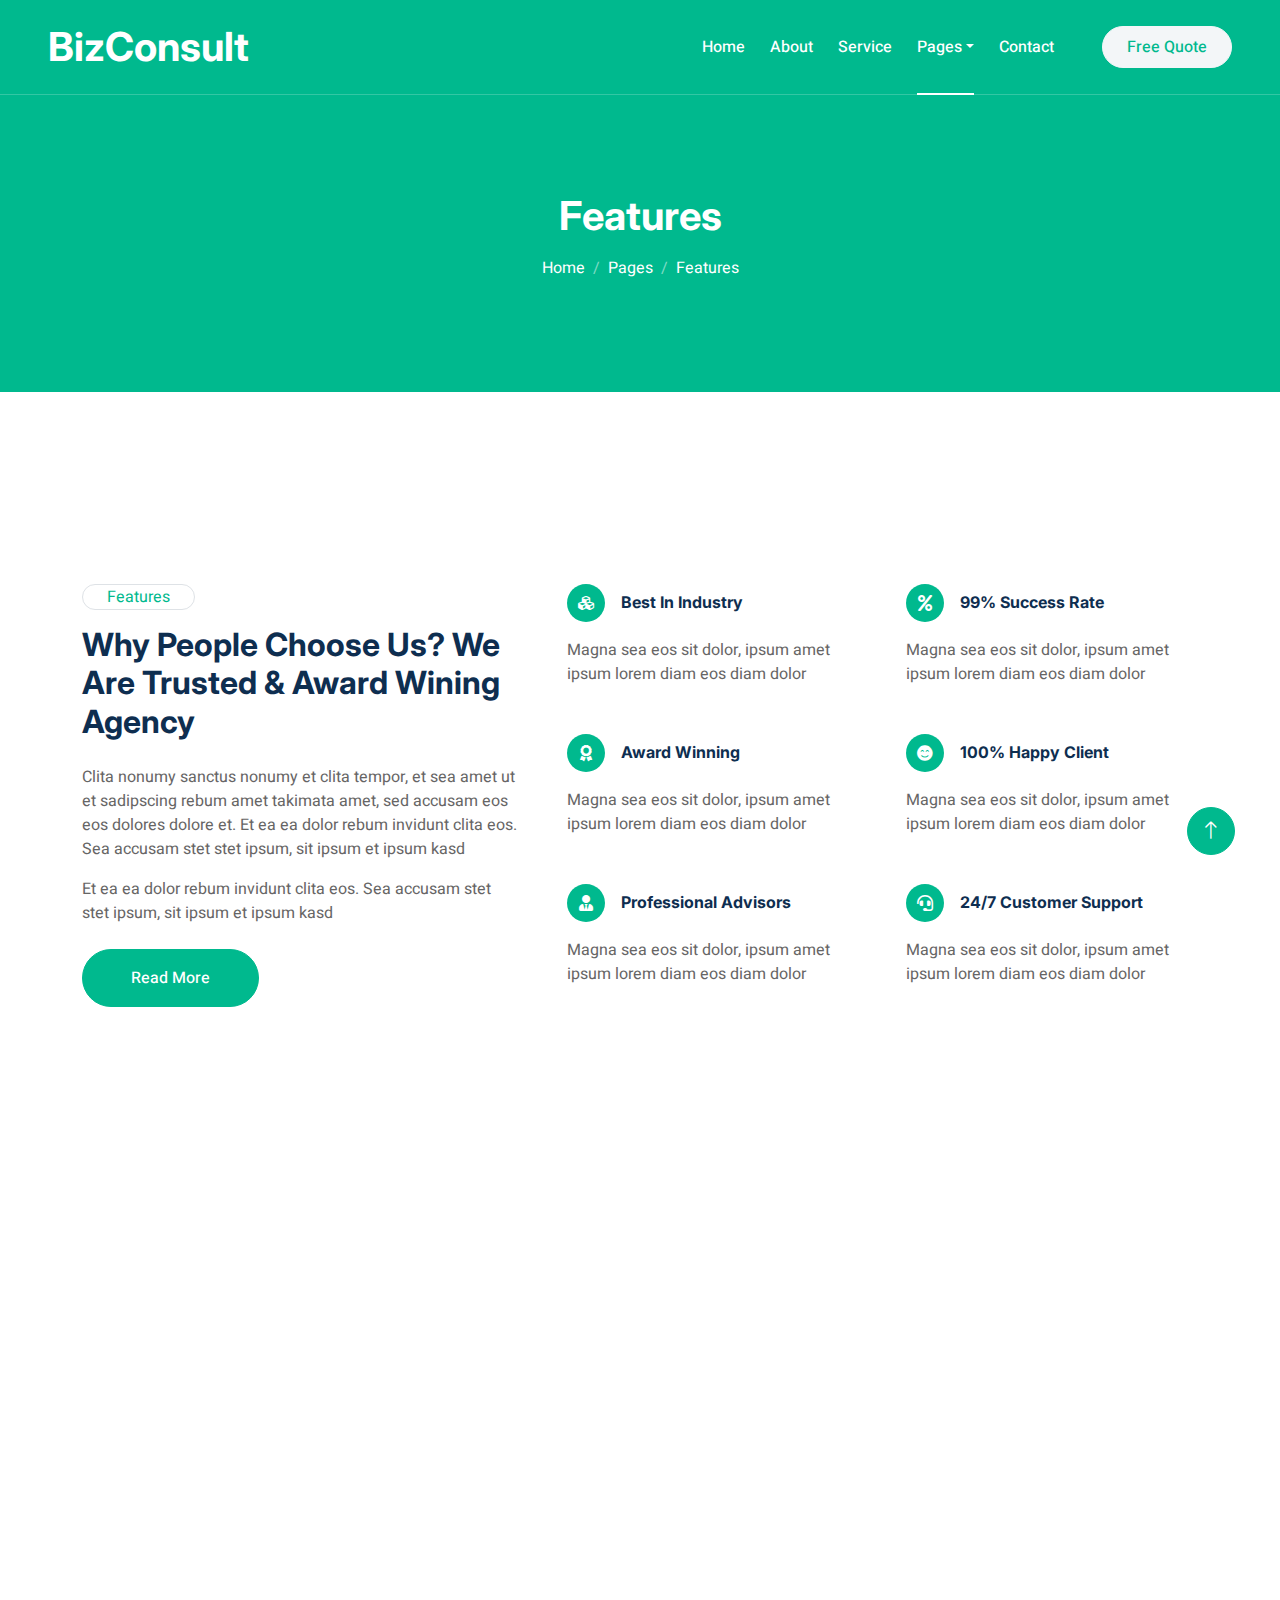
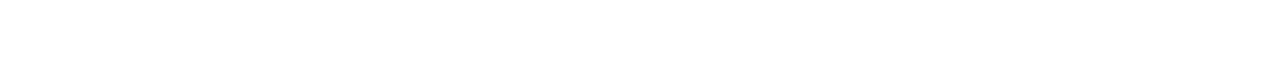
<file: plantilla2/feature.html>
<!DOCTYPE html>
<html lang="en">

<head>
    <meta charset="utf-8">
    <title>BizConsult - Consulting HTML Template</title>
    <meta content="width=device-width, initial-scale=1.0" name="viewport">
    <meta content="" name="keywords">
    <meta content="" name="description">

    <!-- Favicon -->
    <link href="img/favicon.ico" rel="icon">

    <!-- Google Web Fonts -->
    <link rel="preconnect" href="https://fonts.googleapis.com">
    <link rel="preconnect" href="https://fonts.gstatic.com" crossorigin>
    <link href="https://fonts.googleapis.com/css2?family=Heebo:wght@400;500;600&family=Inter:wght@700;800&display=swap" rel="stylesheet"> 

    <!-- Icon Font Stylesheet -->
    <link href="https://cdnjs.cloudflare.com/ajax/libs/font-awesome/5.10.0/css/all.min.css" rel="stylesheet">
    <link href="https://cdn.jsdelivr.net/npm/bootstrap-icons@1.4.1/font/bootstrap-icons.css" rel="stylesheet">

    <!-- Libraries Stylesheet -->
    <link href="lib/animate/animate.min.css" rel="stylesheet">
    <link href="lib/owlcarousel/assets/owl.carousel.min.css" rel="stylesheet">

    <!-- Customized Bootstrap Stylesheet -->
    <link href="css/bootstrap.min.css" rel="stylesheet">

    <!-- Template Stylesheet -->
    <link href="css/style.css" rel="stylesheet">
</head>

<body>
    <div class="container-xxl bg-white p-0">
        <!-- Spinner Start -->
        <div id="spinner" class="show bg-white position-fixed translate-middle w-100 vh-100 top-50 start-50 d-flex align-items-center justify-content-center">
            <div class="spinner-border text-primary" style="width: 3rem; height: 3rem;" role="status">
                <span class="sr-only">Loading...</span>
            </div>
        </div>
        <!-- Spinner End -->


        <!-- Navbar & Hero Start -->
        <div class="container-xxl position-relative p-0">
            <nav class="navbar navbar-expand-lg navbar-light px-4 px-lg-5 py-3 py-lg-0">
                <a href="index.html" class="navbar-brand p-0">
                    <h1 class="m-0">BizConsult</h1>
                    <!-- <img src="img/logo.png" alt="Logo"> -->
                </a>
                <button class="navbar-toggler" type="button" data-bs-toggle="collapse" data-bs-target="#navbarCollapse">
                    <span class="fa fa-bars"></span>
                </button>
                <div class="collapse navbar-collapse" id="navbarCollapse">
                    <div class="navbar-nav ms-auto py-0">
                        <a href="index.html" class="nav-item nav-link">Home</a>
                        <a href="about.html" class="nav-item nav-link">About</a>
                        <a href="service.html" class="nav-item nav-link">Service</a>
                        <div class="nav-item dropdown">
                            <a href="#" class="nav-link dropdown-toggle active" data-bs-toggle="dropdown">Pages</a>
                            <div class="dropdown-menu m-0">
                                <a href="feature.html" class="dropdown-item active">Features</a>
                                <a href="quote.html" class="dropdown-item">Free Quote</a>
                                <a href="team.html" class="dropdown-item">Our Team</a>
                                <a href="testimonial.html" class="dropdown-item">Testimonial</a>
                                <a href="404.html" class="dropdown-item">404 Page</a>
                            </div>
                        </div>
                        <a href="contact.html" class="nav-item nav-link">Contact</a>
                    </div>
                    <a href="" class="btn btn-light rounded-pill text-primary py-2 px-4 ms-lg-5">Free Quote</a>
                </div>
            </nav>

            <div class="container-xxl bg-primary page-header">
                <div class="container text-center">
                    <h1 class="text-white animated zoomIn mb-3">Features</h1>
                    <nav aria-label="breadcrumb">
                        <ol class="breadcrumb justify-content-center">
                            <li class="breadcrumb-item"><a class="text-white" href="#">Home</a></li>
                            <li class="breadcrumb-item"><a class="text-white" href="#">Pages</a></li>
                            <li class="breadcrumb-item text-white active" aria-current="page">Features</li>
                        </ol>
                    </nav>
                </div>
            </div>
        </div>
        <!-- Navbar & Hero End -->


        <!-- Features Start -->
        <div class="container-xxl py-6">
            <div class="container">
                <div class="row g-5">
                    <div class="col-lg-5 wow fadeInUp" data-wow-delay="0.1s">
                        <div class="d-inline-block border rounded-pill text-primary px-4 mb-3">Features</div>
                        <h2 class="mb-4">Why People Choose Us? We Are Trusted & Award Wining Agency</h2>
                        <p>Clita nonumy sanctus nonumy et clita tempor, et sea amet ut et sadipscing rebum amet takimata amet, sed accusam eos eos dolores dolore et. Et ea ea dolor rebum invidunt clita eos. Sea accusam stet stet ipsum, sit ipsum et ipsum kasd</p>
                        <p>Et ea ea dolor rebum invidunt clita eos. Sea accusam stet stet ipsum, sit ipsum et ipsum kasd</p>
                        <a class="btn btn-primary rounded-pill py-3 px-5 mt-2" href="">Read More</a>
                    </div>
                    <div class="col-lg-7">
                        <div class="row g-5">
                            <div class="col-sm-6 wow fadeIn" data-wow-delay="0.1s">
                                <div class="d-flex align-items-center mb-3">
                                    <div class="flex-shrink-0 btn-square bg-primary rounded-circle me-3">
                                        <i class="fa fa-cubes text-white"></i>
                                    </div>
                                    <h6 class="mb-0">Best In Industry</h6>
                                </div>
                                <span>Magna sea eos sit dolor, ipsum amet ipsum lorem diam eos diam dolor</span>
                            </div>
                            <div class="col-sm-6 wow fadeIn" data-wow-delay="0.2s">
                                <div class="d-flex align-items-center mb-3">
                                    <div class="flex-shrink-0 btn-square bg-primary rounded-circle me-3">
                                        <i class="fa fa-percent text-white"></i>
                                    </div>
                                    <h6 class="mb-0">99% Success Rate</h6>
                                </div>
                                <span>Magna sea eos sit dolor, ipsum amet ipsum lorem diam eos diam dolor</span>
                            </div>
                            <div class="col-sm-6 wow fadeIn" data-wow-delay="0.3s">
                                <div class="d-flex align-items-center mb-3">
                                    <div class="flex-shrink-0 btn-square bg-primary rounded-circle me-3">
                                        <i class="fa fa-award text-white"></i>
                                    </div>
                                    <h6 class="mb-0">Award Winning</h6>
                                </div>
                                <span>Magna sea eos sit dolor, ipsum amet ipsum lorem diam eos diam dolor</span>
                            </div>
                            <div class="col-sm-6 wow fadeIn" data-wow-delay="0.4s">
                                <div class="d-flex align-items-center mb-3">
                                    <div class="flex-shrink-0 btn-square bg-primary rounded-circle me-3">
                                        <i class="fa fa-smile-beam text-white"></i>
                                    </div>
                                    <h6 class="mb-0">100% Happy Client</h6>
                                </div>
                                <span>Magna sea eos sit dolor, ipsum amet ipsum lorem diam eos diam dolor</span>
                            </div>
                            <div class="col-sm-6 wow fadeIn" data-wow-delay="0.5s">
                                <div class="d-flex align-items-center mb-3">
                                    <div class="flex-shrink-0 btn-square bg-primary rounded-circle me-3">
                                        <i class="fa fa-user-tie text-white"></i>
                                    </div>
                                    <h6 class="mb-0">Professional Advisors</h6>
                                </div>
                                <span>Magna sea eos sit dolor, ipsum amet ipsum lorem diam eos diam dolor</span>
                            </div>
                            <div class="col-sm-6 wow fadeIn" data-wow-delay="0.6s">
                                <div class="d-flex align-items-center mb-3">
                                    <div class="flex-shrink-0 btn-square bg-primary rounded-circle me-3">
                                        <i class="fa fa-headset text-white"></i>
                                    </div>
                                    <h6 class="mb-0">24/7 Customer Support</h6>
                                </div>
                                <span>Magna sea eos sit dolor, ipsum amet ipsum lorem diam eos diam dolor</span>
                            </div>
                        </div>
                    </div>
                </div>
            </div>
        </div>
        <!-- Features End -->
        

        <!-- Footer Start -->
        <div class="container-fluid bg-dark text-light footer pt-5 wow fadeIn" data-wow-delay="0.1s" style="margin-top: 6rem;">
            <div class="container py-5">
                <div class="row g-5">
                    <div class="col-md-6 col-lg-3">
                        <h5 class="text-white mb-4">Get In Touch</h5>
                        <p><i class="fa fa-map-marker-alt me-3"></i>123 Street, New York, USA</p>
                        <p><i class="fa fa-phone-alt me-3"></i>+012 345 67890</p>
                        <p><i class="fa fa-envelope me-3"></i>info@example.com</p>
                        <div class="d-flex pt-2">
                            <a class="btn btn-outline-light btn-social" href=""><i class="fab fa-twitter"></i></a>
                            <a class="btn btn-outline-light btn-social" href=""><i class="fab fa-facebook-f"></i></a>
                            <a class="btn btn-outline-light btn-social" href=""><i class="fab fa-youtube"></i></a>
                            <a class="btn btn-outline-light btn-social" href=""><i class="fab fa-instagram"></i></a>
                            <a class="btn btn-outline-light btn-social" href=""><i class="fab fa-linkedin-in"></i></a>
                        </div>
                    </div>
                    <div class="col-md-6 col-lg-3">
                        <h5 class="text-white mb-4">Quick Link</h5>
                        <a class="btn btn-link" href="">About Us</a>
                        <a class="btn btn-link" href="">Contact Us</a>
                        <a class="btn btn-link" href="">Privacy Policy</a>
                        <a class="btn btn-link" href="">Terms & Condition</a>
                        <a class="btn btn-link" href="">Career</a>
                    </div>
                    <div class="col-md-6 col-lg-3">
                        <h5 class="text-white mb-4">Popular Link</h5>
                        <a class="btn btn-link" href="">About Us</a>
                        <a class="btn btn-link" href="">Contact Us</a>
                        <a class="btn btn-link" href="">Privacy Policy</a>
                        <a class="btn btn-link" href="">Terms & Condition</a>
                        <a class="btn btn-link" href="">Career</a>
                    </div>
                    <div class="col-md-6 col-lg-3">
                        <h5 class="text-white mb-4">Newsletter</h5>
                        <p>Lorem ipsum dolor sit amet elit. Phasellus nec pretium mi. Curabitur facilisis ornare velit non vulpu</p>
                        <div class="position-relative w-100 mt-3">
                            <input class="form-control border-0 rounded-pill w-100 ps-4 pe-5" type="text" placeholder="Your Email" style="height: 48px;">
                            <button type="button" class="btn shadow-none position-absolute top-0 end-0 mt-1 me-2"><i class="fa fa-paper-plane text-primary fs-4"></i></button>
                        </div>
                    </div>
                </div>
            </div>
            <div class="container">
                <div class="copyright">
                    <div class="row">
                        <div class="col-md-6 text-center text-md-start mb-3 mb-md-0">
                            &copy; <a class="border-bottom" href="#">Your Site Name</a>, All Right Reserved. 
							
							<!--/*** This template is free as long as you keep the footer author’s credit link/attribution link/backlink. If you'd like to use the template without the footer author’s credit link/attribution link/backlink, you can purchase the Credit Removal License from "https://htmlcodex.com/credit-removal". Thank you for your support. ***/-->
							Designed By <a class="border-bottom" href="https://htmlcodex.com">HTML Codex</a>
                            <br>Distributed By: <a class="border-bottom" href="https://themewagon.com" target="_blank">ThemeWagon</a>
                        </div>
                        <div class="col-md-6 text-center text-md-end">
                            <div class="footer-menu">
                                <a href="">Home</a>
                                <a href="">Cookies</a>
                                <a href="">Help</a>
                                <a href="">FQAs</a>
                            </div>
                        </div>
                    </div>
                </div>
            </div>
        </div>
        <!-- Footer End -->


        <!-- Back to Top -->
        <a href="#" class="btn btn-lg btn-primary btn-lg-square back-to-top"><i class="bi bi-arrow-up"></i></a>
    </div>

    <!-- JavaScript Libraries -->
    <script src="https://code.jquery.com/jquery-3.4.1.min.js"></script>
    <script src="https://cdn.jsdelivr.net/npm/bootstrap@5.0.0/dist/js/bootstrap.bundle.min.js"></script>
    <script src="lib/wow/wow.min.js"></script>
    <script src="lib/easing/easing.min.js"></script>
    <script src="lib/waypoints/waypoints.min.js"></script>
    <script src="lib/owlcarousel/owl.carousel.min.js"></script>

    <!-- Template Javascript -->
    <script src="js/main.js"></script>
</body>

</html>
</file>
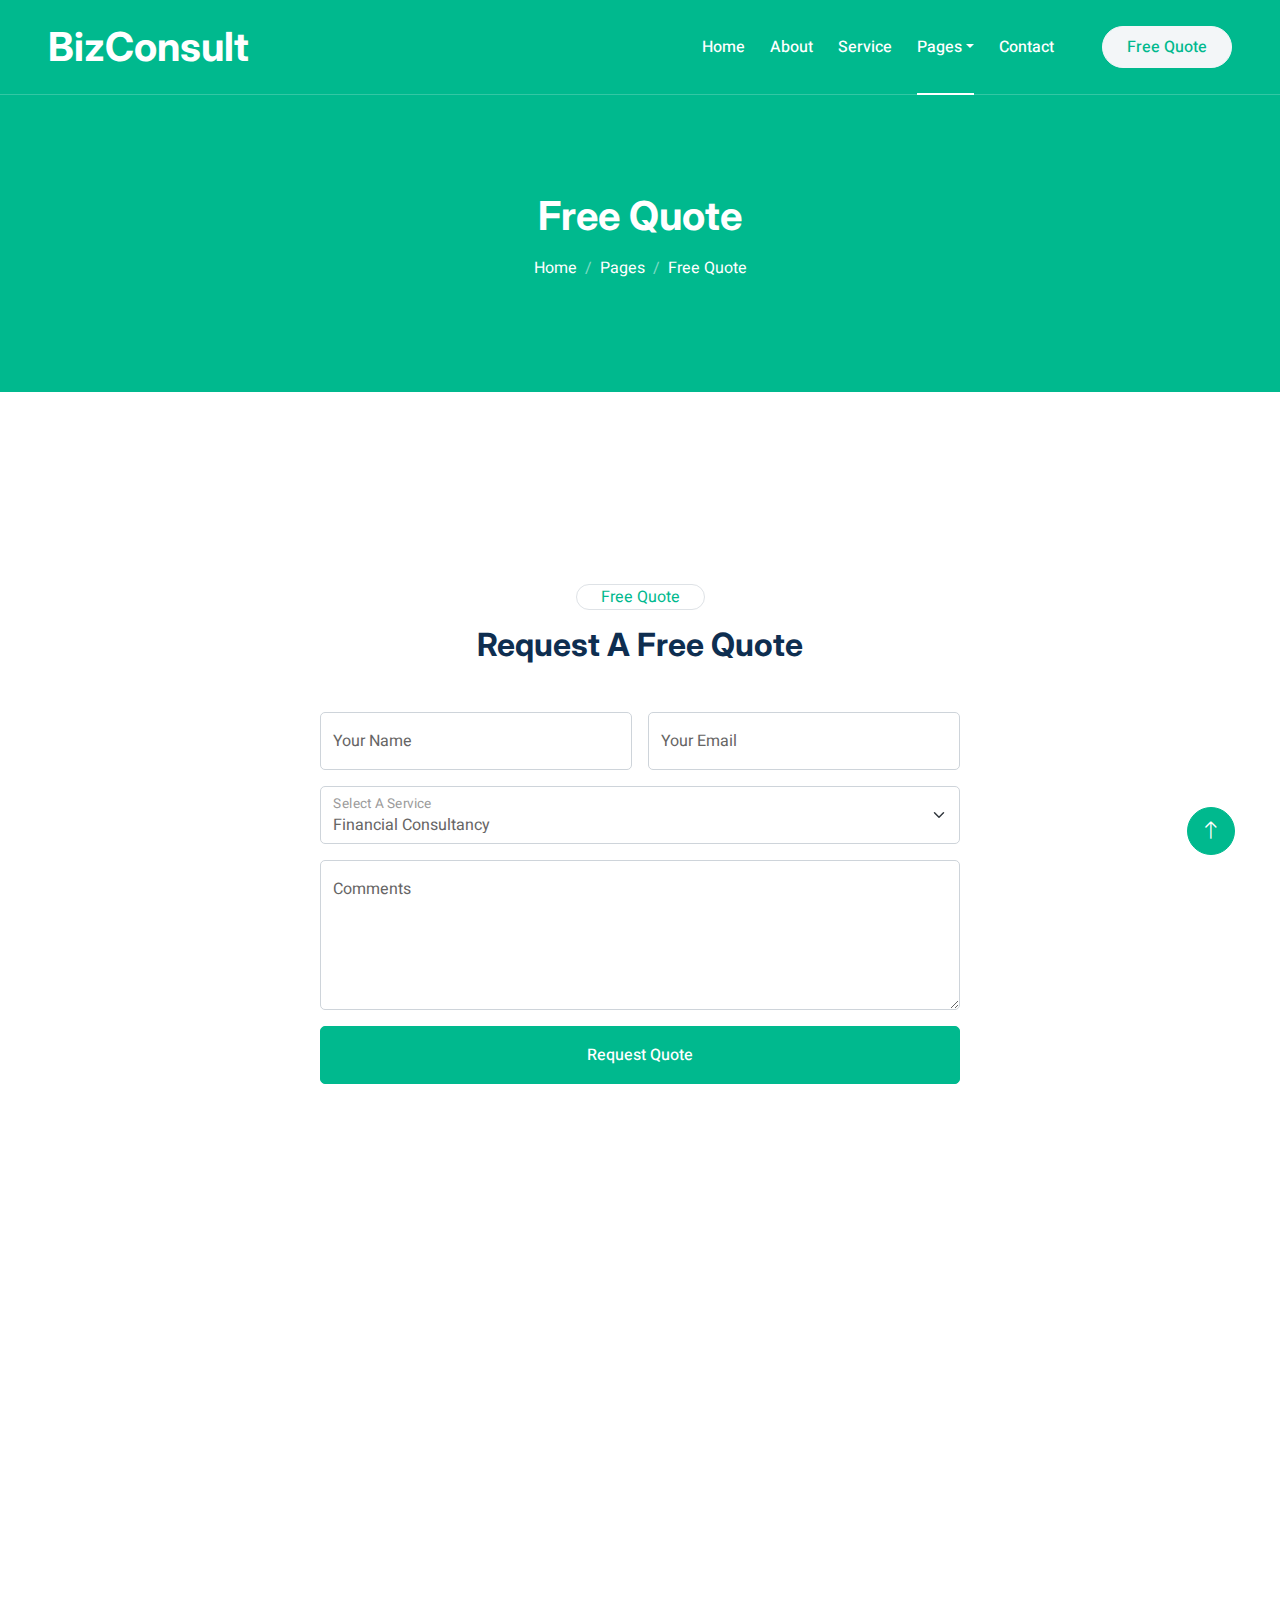
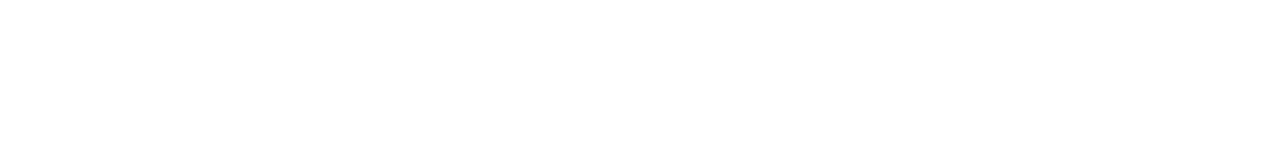
<file: plantilla2/quote.html>
<!DOCTYPE html>
<html lang="en">

<head>
    <meta charset="utf-8">
    <title>BizConsult - Consulting HTML Template</title>
    <meta content="width=device-width, initial-scale=1.0" name="viewport">
    <meta content="" name="keywords">
    <meta content="" name="description">

    <!-- Favicon -->
    <link href="img/favicon.ico" rel="icon">

    <!-- Google Web Fonts -->
    <link rel="preconnect" href="https://fonts.googleapis.com">
    <link rel="preconnect" href="https://fonts.gstatic.com" crossorigin>
    <link href="https://fonts.googleapis.com/css2?family=Heebo:wght@400;500;600&family=Inter:wght@700;800&display=swap" rel="stylesheet"> 

    <!-- Icon Font Stylesheet -->
    <link href="https://cdnjs.cloudflare.com/ajax/libs/font-awesome/5.10.0/css/all.min.css" rel="stylesheet">
    <link href="https://cdn.jsdelivr.net/npm/bootstrap-icons@1.4.1/font/bootstrap-icons.css" rel="stylesheet">

    <!-- Libraries Stylesheet -->
    <link href="lib/animate/animate.min.css" rel="stylesheet">
    <link href="lib/owlcarousel/assets/owl.carousel.min.css" rel="stylesheet">

    <!-- Customized Bootstrap Stylesheet -->
    <link href="css/bootstrap.min.css" rel="stylesheet">

    <!-- Template Stylesheet -->
    <link href="css/style.css" rel="stylesheet">
</head>

<body>
    <div class="container-xxl bg-white p-0">
        <!-- Spinner Start -->
        <div id="spinner" class="show bg-white position-fixed translate-middle w-100 vh-100 top-50 start-50 d-flex align-items-center justify-content-center">
            <div class="spinner-border text-primary" style="width: 3rem; height: 3rem;" role="status">
                <span class="sr-only">Loading...</span>
            </div>
        </div>
        <!-- Spinner End -->


        <!-- Navbar & Hero Start -->
        <div class="container-xxl position-relative p-0">
            <nav class="navbar navbar-expand-lg navbar-light px-4 px-lg-5 py-3 py-lg-0">
                <a href="index.html" class="navbar-brand p-0">
                    <h1 class="m-0">BizConsult</h1>
                    <!-- <img src="img/logo.png" alt="Logo"> -->
                </a>
                <button class="navbar-toggler" type="button" data-bs-toggle="collapse" data-bs-target="#navbarCollapse">
                    <span class="fa fa-bars"></span>
                </button>
                <div class="collapse navbar-collapse" id="navbarCollapse">
                    <div class="navbar-nav ms-auto py-0">
                        <a href="index.html" class="nav-item nav-link">Home</a>
                        <a href="about.html" class="nav-item nav-link">About</a>
                        <a href="service.html" class="nav-item nav-link">Service</a>
                        <div class="nav-item dropdown">
                            <a href="#" class="nav-link dropdown-toggle active" data-bs-toggle="dropdown">Pages</a>
                            <div class="dropdown-menu m-0">
                                <a href="feature.html" class="dropdown-item">Features</a>
                                <a href="quote.html" class="dropdown-item active">Free Quote</a>
                                <a href="team.html" class="dropdown-item">Our Team</a>
                                <a href="testimonial.html" class="dropdown-item">Testimonial</a>
                                <a href="404.html" class="dropdown-item">404 Page</a>
                            </div>
                        </div>
                        <a href="contact.html" class="nav-item nav-link">Contact</a>
                    </div>
                    <a href="" class="btn btn-light rounded-pill text-primary py-2 px-4 ms-lg-5">Free Quote</a>
                </div>
            </nav>

            <div class="container-xxl bg-primary page-header">
                <div class="container text-center">
                    <h1 class="text-white animated zoomIn mb-3">Free Quote</h1>
                    <nav aria-label="breadcrumb">
                        <ol class="breadcrumb justify-content-center">
                            <li class="breadcrumb-item"><a class="text-white" href="#">Home</a></li>
                            <li class="breadcrumb-item"><a class="text-white" href="#">Pages</a></li>
                            <li class="breadcrumb-item text-white active" aria-current="page">Free Quote</li>
                        </ol>
                    </nav>
                </div>
            </div>
        </div>
        <!-- Navbar & Hero End -->


        <!-- Quote Start -->
        <div class="container-xxl py-6">
            <div class="container">
                <div class="mx-auto text-center wow fadeInUp" data-wow-delay="0.1s" style="max-width: 600px;">
                    <div class="d-inline-block border rounded-pill text-primary px-4 mb-3">Free Quote</div>
                    <h2 class="mb-5">Request A Free Quote</h2>
                </div>
                <div class="row justify-content-center">
                    <div class="col-lg-7 wow fadeInUp" data-wow-delay="0.3s">
                        <form>
                            <div class="row g-3">
                                <div class="col-md-6">
                                    <div class="form-floating">
                                        <input type="text" class="form-control" id="name" placeholder="Your Name">
                                        <label for="name">Your Name</label>
                                    </div>
                                </div>
                                <div class="col-md-6">
                                    <div class="form-floating">
                                        <input type="email" class="form-control" id="email" placeholder="Your Email">
                                        <label for="email">Your Email</label>
                                    </div>
                                </div>
                                <div class="col-12">
                                    <div class="form-floating">
                                        <select class="form-select" id="floatingSelect" aria-label="Financial Consultancy">
                                            <option selected="">Financial Consultancy</option>
                                            <option value="1">Strategy Consultancy</option>
                                            <option value="2">Tax Consultancy</option>
                                        </select>
                                        <label for="floatingSelect">Select A Service</label>
                                    </div>
                                </div>
                                <div class="col-12">
                                    <div class="form-floating">
                                        <textarea class="form-control" placeholder="Leave a message here" id="message" style="height: 150px"></textarea>
                                        <label for="message">Comments</label>
                                    </div>
                                </div>
                                <div class="col-12">
                                    <button class="btn btn-primary w-100 py-3" type="submit">Request Quote</button>
                                </div>
                            </div>
                        </form>
                    </div>
                </div>
            </div>
        </div>
        <!-- Quote End -->
        

        <!-- Footer Start -->
        <div class="container-fluid bg-dark text-light footer pt-5 wow fadeIn" data-wow-delay="0.1s" style="margin-top: 6rem;">
            <div class="container py-5">
                <div class="row g-5">
                    <div class="col-md-6 col-lg-3">
                        <h5 class="text-white mb-4">Get In Touch</h5>
                        <p><i class="fa fa-map-marker-alt me-3"></i>123 Street, New York, USA</p>
                        <p><i class="fa fa-phone-alt me-3"></i>+012 345 67890</p>
                        <p><i class="fa fa-envelope me-3"></i>info@example.com</p>
                        <div class="d-flex pt-2">
                            <a class="btn btn-outline-light btn-social" href=""><i class="fab fa-twitter"></i></a>
                            <a class="btn btn-outline-light btn-social" href=""><i class="fab fa-facebook-f"></i></a>
                            <a class="btn btn-outline-light btn-social" href=""><i class="fab fa-youtube"></i></a>
                            <a class="btn btn-outline-light btn-social" href=""><i class="fab fa-instagram"></i></a>
                            <a class="btn btn-outline-light btn-social" href=""><i class="fab fa-linkedin-in"></i></a>
                        </div>
                    </div>
                    <div class="col-md-6 col-lg-3">
                        <h5 class="text-white mb-4">Quick Link</h5>
                        <a class="btn btn-link" href="">About Us</a>
                        <a class="btn btn-link" href="">Contact Us</a>
                        <a class="btn btn-link" href="">Privacy Policy</a>
                        <a class="btn btn-link" href="">Terms & Condition</a>
                        <a class="btn btn-link" href="">Career</a>
                    </div>
                    <div class="col-md-6 col-lg-3">
                        <h5 class="text-white mb-4">Popular Link</h5>
                        <a class="btn btn-link" href="">About Us</a>
                        <a class="btn btn-link" href="">Contact Us</a>
                        <a class="btn btn-link" href="">Privacy Policy</a>
                        <a class="btn btn-link" href="">Terms & Condition</a>
                        <a class="btn btn-link" href="">Career</a>
                    </div>
                    <div class="col-md-6 col-lg-3">
                        <h5 class="text-white mb-4">Newsletter</h5>
                        <p>Lorem ipsum dolor sit amet elit. Phasellus nec pretium mi. Curabitur facilisis ornare velit non vulpu</p>
                        <div class="position-relative w-100 mt-3">
                            <input class="form-control border-0 rounded-pill w-100 ps-4 pe-5" type="text" placeholder="Your Email" style="height: 48px;">
                            <button type="button" class="btn shadow-none position-absolute top-0 end-0 mt-1 me-2"><i class="fa fa-paper-plane text-primary fs-4"></i></button>
                        </div>
                    </div>
                </div>
            </div>
            <div class="container">
                <div class="copyright">
                    <div class="row">
                        <div class="col-md-6 text-center text-md-start mb-3 mb-md-0">
                            &copy; <a class="border-bottom" href="#">Your Site Name</a>, All Right Reserved. 
							
							<!--/*** This template is free as long as you keep the footer author’s credit link/attribution link/backlink. If you'd like to use the template without the footer author’s credit link/attribution link/backlink, you can purchase the Credit Removal License from "https://htmlcodex.com/credit-removal". Thank you for your support. ***/-->
							Designed By <a class="border-bottom" href="https://htmlcodex.com">HTML Codex</a>
                            <br>Distributed By: <a class="border-bottom" href="https://themewagon.com" target="_blank">ThemeWagon</a>
                        </div>
                        <div class="col-md-6 text-center text-md-end">
                            <div class="footer-menu">
                                <a href="">Home</a>
                                <a href="">Cookies</a>
                                <a href="">Help</a>
                                <a href="">FQAs</a>
                            </div>
                        </div>
                    </div>
                </div>
            </div>
        </div>
        <!-- Footer End -->


        <!-- Back to Top -->
        <a href="#" class="btn btn-lg btn-primary btn-lg-square back-to-top"><i class="bi bi-arrow-up"></i></a>
    </div>

    <!-- JavaScript Libraries -->
    <script src="https://code.jquery.com/jquery-3.4.1.min.js"></script>
    <script src="https://cdn.jsdelivr.net/npm/bootstrap@5.0.0/dist/js/bootstrap.bundle.min.js"></script>
    <script src="lib/wow/wow.min.js"></script>
    <script src="lib/easing/easing.min.js"></script>
    <script src="lib/waypoints/waypoints.min.js"></script>
    <script src="lib/owlcarousel/owl.carousel.min.js"></script>

    <!-- Template Javascript -->
    <script src="js/main.js"></script>
</body>

</html>
</file>
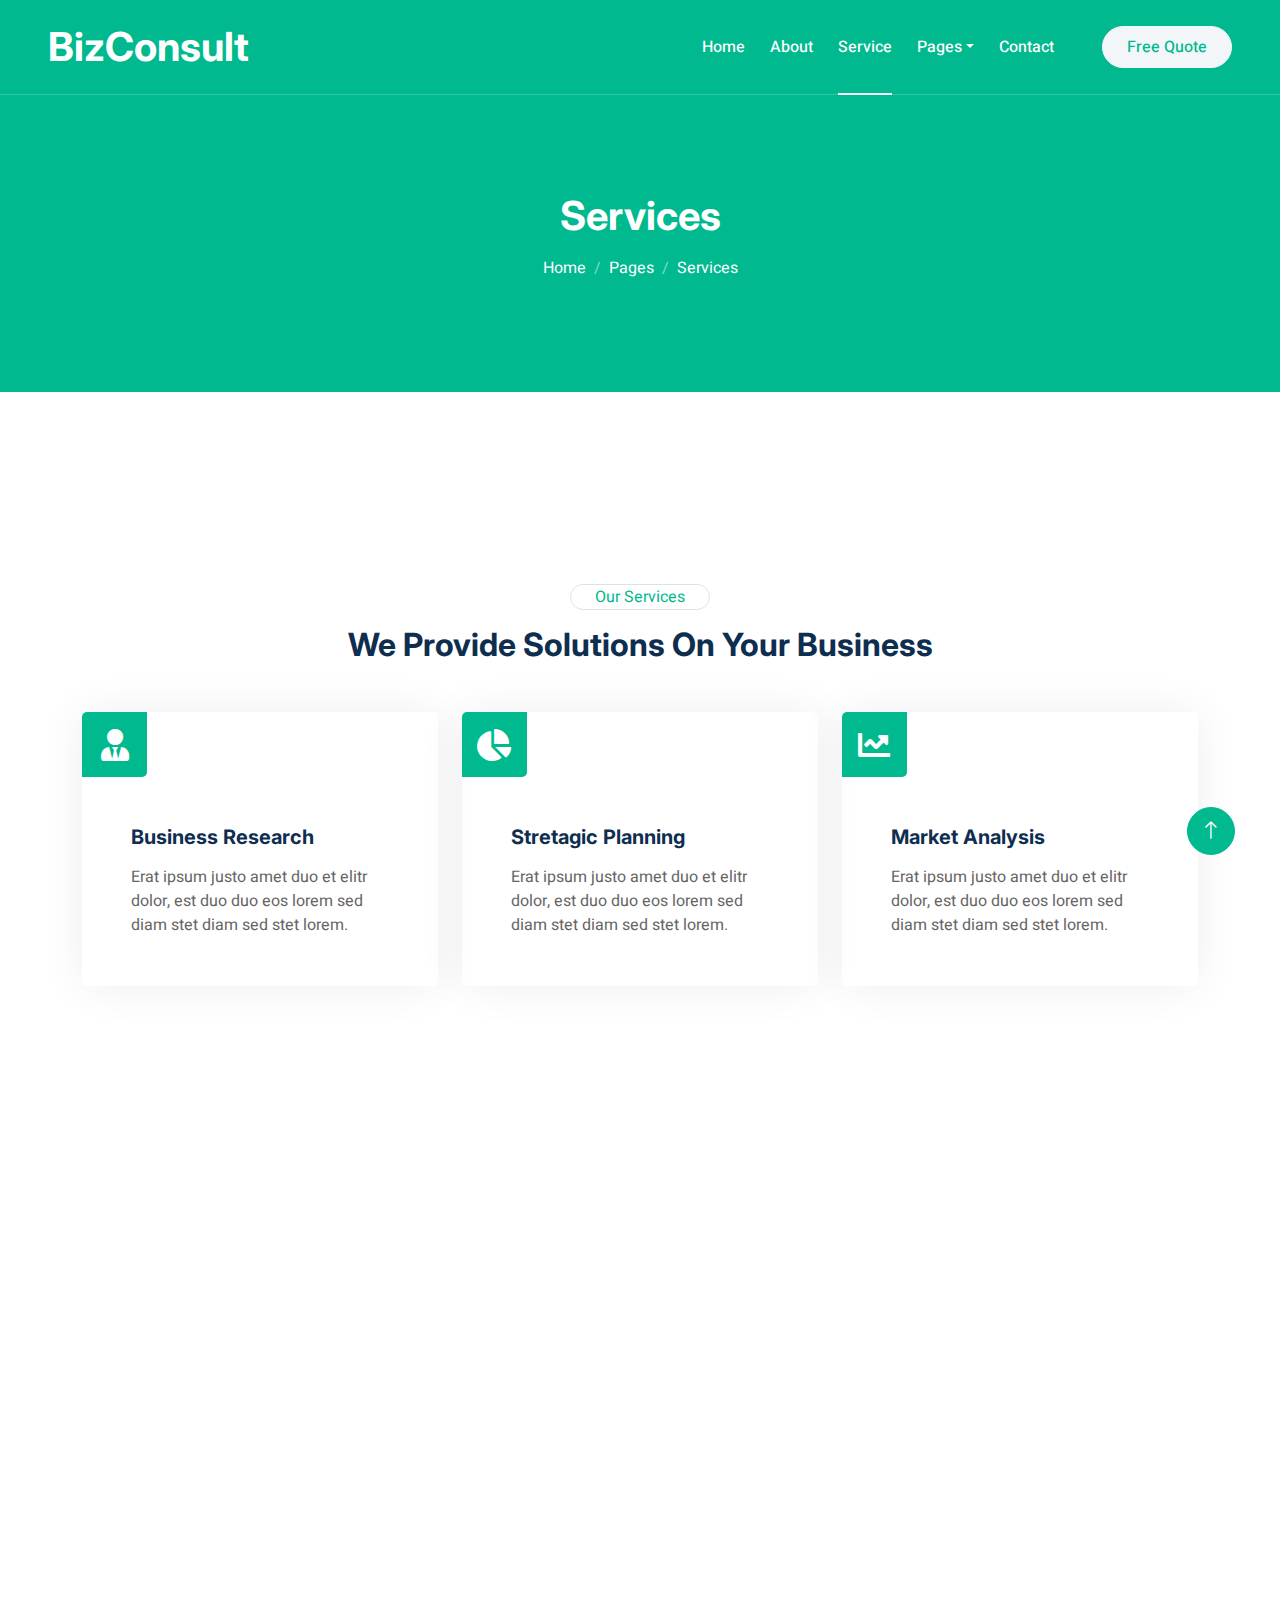
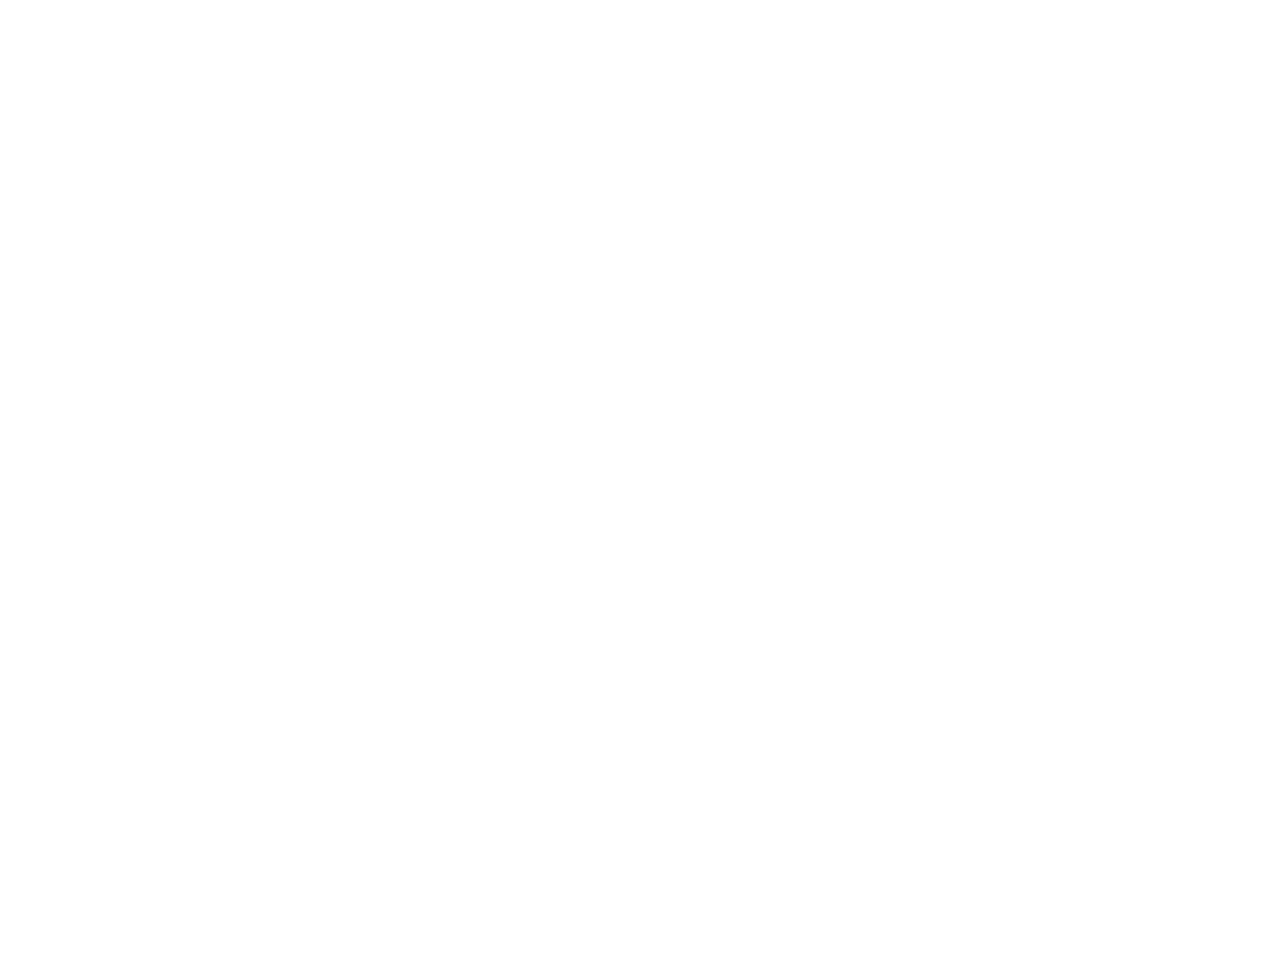
<file: plantilla2/service.html>
<!DOCTYPE html>
<html lang="en">

<head>
    <meta charset="utf-8">
    <title>BizConsult - Consulting HTML Template</title>
    <meta content="width=device-width, initial-scale=1.0" name="viewport">
    <meta content="" name="keywords">
    <meta content="" name="description">

    <!-- Favicon -->
    <link href="img/favicon.ico" rel="icon">

    <!-- Google Web Fonts -->
    <link rel="preconnect" href="https://fonts.googleapis.com">
    <link rel="preconnect" href="https://fonts.gstatic.com" crossorigin>
    <link href="https://fonts.googleapis.com/css2?family=Heebo:wght@400;500;600&family=Inter:wght@700;800&display=swap" rel="stylesheet"> 

    <!-- Icon Font Stylesheet -->
    <link href="https://cdnjs.cloudflare.com/ajax/libs/font-awesome/5.10.0/css/all.min.css" rel="stylesheet">
    <link href="https://cdn.jsdelivr.net/npm/bootstrap-icons@1.4.1/font/bootstrap-icons.css" rel="stylesheet">

    <!-- Libraries Stylesheet -->
    <link href="lib/animate/animate.min.css" rel="stylesheet">
    <link href="lib/owlcarousel/assets/owl.carousel.min.css" rel="stylesheet">

    <!-- Customized Bootstrap Stylesheet -->
    <link href="css/bootstrap.min.css" rel="stylesheet">

    <!-- Template Stylesheet -->
    <link href="css/style.css" rel="stylesheet">
</head>

<body>
    <div class="container-xxl bg-white p-0">
        <!-- Spinner Start -->
        <div id="spinner" class="show bg-white position-fixed translate-middle w-100 vh-100 top-50 start-50 d-flex align-items-center justify-content-center">
            <div class="spinner-border text-primary" style="width: 3rem; height: 3rem;" role="status">
                <span class="sr-only">Loading...</span>
            </div>
        </div>
        <!-- Spinner End -->


        <!-- Navbar & Hero Start -->
        <div class="container-xxl position-relative p-0">
            <nav class="navbar navbar-expand-lg navbar-light px-4 px-lg-5 py-3 py-lg-0">
                <a href="index.html" class="navbar-brand p-0">
                    <h1 class="m-0">BizConsult</h1>
                    <!-- <img src="img/logo.png" alt="Logo"> -->
                </a>
                <button class="navbar-toggler" type="button" data-bs-toggle="collapse" data-bs-target="#navbarCollapse">
                    <span class="fa fa-bars"></span>
                </button>
                <div class="collapse navbar-collapse" id="navbarCollapse">
                    <div class="navbar-nav ms-auto py-0">
                        <a href="index.html" class="nav-item nav-link">Home</a>
                        <a href="about.html" class="nav-item nav-link">About</a>
                        <a href="service.html" class="nav-item nav-link active">Service</a>
                        <div class="nav-item dropdown">
                            <a href="#" class="nav-link dropdown-toggle" data-bs-toggle="dropdown">Pages</a>
                            <div class="dropdown-menu m-0">
                                <a href="feature.html" class="dropdown-item">Features</a>
                                <a href="quote.html" class="dropdown-item">Free Quote</a>
                                <a href="team.html" class="dropdown-item">Our Team</a>
                                <a href="testimonial.html" class="dropdown-item">Testimonial</a>
                                <a href="404.html" class="dropdown-item">404 Page</a>
                            </div>
                        </div>
                        <a href="contact.html" class="nav-item nav-link">Contact</a>
                    </div>
                    <a href="" class="btn btn-light rounded-pill text-primary py-2 px-4 ms-lg-5">Free Quote</a>
                </div>
            </nav>

            <div class="container-xxl bg-primary page-header">
                <div class="container text-center">
                    <h1 class="text-white animated zoomIn mb-3">Services</h1>
                    <nav aria-label="breadcrumb">
                        <ol class="breadcrumb justify-content-center">
                            <li class="breadcrumb-item"><a class="text-white" href="#">Home</a></li>
                            <li class="breadcrumb-item"><a class="text-white" href="#">Pages</a></li>
                            <li class="breadcrumb-item text-white active" aria-current="page">Services</li>
                        </ol>
                    </nav>
                </div>
            </div>
        </div>
        <!-- Navbar & Hero End -->


        <!-- Service Start -->
        <div class="container-xxl py-6">
            <div class="container">
                <div class="mx-auto text-center wow fadeInUp" data-wow-delay="0.1s" style="max-width: 600px;">
                    <div class="d-inline-block border rounded-pill text-primary px-4 mb-3">Our Services</div>
                    <h2 class="mb-5">We Provide Solutions On Your Business</h2>
                </div>
                <div class="row g-4">
                    <div class="col-lg-4 col-md-6 wow fadeInUp" data-wow-delay="0.1s">
                        <div class="service-item rounded h-100">
                            <div class="d-flex justify-content-between">
                                <div class="service-icon">
                                    <i class="fa fa-user-tie fa-2x"></i>
                                </div>
                                <a class="service-btn" href="">
                                    <i class="fa fa-link fa-2x"></i>
                                </a>
                            </div>
                            <div class="p-5">
                                <h5 class="mb-3">Business Research</h5>
                                <span>Erat ipsum justo amet duo et elitr dolor, est duo duo eos lorem sed diam stet diam sed stet lorem.</span>
                            </div>
                        </div>
                    </div>
                    <div class="col-lg-4 col-md-6 wow fadeInUp" data-wow-delay="0.3s">
                        <div class="service-item rounded h-100">
                            <div class="d-flex justify-content-between">
                                <div class="service-icon">
                                    <i class="fa fa-chart-pie fa-2x"></i>
                                </div>
                                <a class="service-btn" href="">
                                    <i class="fa fa-link fa-2x"></i>
                                </a>
                            </div>
                            <div class="p-5">
                                <h5 class="mb-3">Stretagic Planning</h5>
                                <span>Erat ipsum justo amet duo et elitr dolor, est duo duo eos lorem sed diam stet diam sed stet lorem.</span>
                            </div>
                        </div>
                    </div>
                    <div class="col-lg-4 col-md-6 wow fadeInUp" data-wow-delay="0.6s">
                        <div class="service-item rounded h-100">
                            <div class="d-flex justify-content-between">
                                <div class="service-icon">
                                    <i class="fa fa-chart-line fa-2x"></i>
                                </div>
                                <a class="service-btn" href="">
                                    <i class="fa fa-link fa-2x"></i>
                                </a>
                            </div>
                            <div class="p-5">
                                <h5 class="mb-3">Market Analysis</h5>
                                <span>Erat ipsum justo amet duo et elitr dolor, est duo duo eos lorem sed diam stet diam sed stet lorem.</span>
                            </div>
                        </div>
                    </div>
                    <div class="col-lg-4 col-md-6 wow fadeInUp" data-wow-delay="0.1s">
                        <div class="service-item rounded h-100">
                            <div class="d-flex justify-content-between">
                                <div class="service-icon">
                                    <i class="fa fa-chart-area fa-2x"></i>
                                </div>
                                <a class="service-btn" href="">
                                    <i class="fa fa-link fa-2x"></i>
                                </a>
                            </div>
                            <div class="p-5">
                                <h5 class="mb-3">Financial Analaysis</h5>
                                <span>Erat ipsum justo amet duo et elitr dolor, est duo duo eos lorem sed diam stet diam sed stet lorem.</span>
                            </div>
                        </div>
                    </div>
                    <div class="col-lg-4 col-md-6 wow fadeInUp" data-wow-delay="0.3s">
                        <div class="service-item rounded h-100">
                            <div class="d-flex justify-content-between">
                                <div class="service-icon">
                                    <i class="fa fa-balance-scale fa-2x"></i>
                                </div>
                                <a class="service-btn" href="">
                                    <i class="fa fa-link fa-2x"></i>
                                </a>
                            </div>
                            <div class="p-5">
                                <h5 class="mb-3">legal Advisory</h5>
                                <span>Erat ipsum justo amet duo et elitr dolor, est duo duo eos lorem sed diam stet diam sed stet lorem.</span>
                            </div>
                        </div>
                    </div>
                    <div class="col-lg-4 col-md-6 wow fadeInUp" data-wow-delay="0.6s">
                        <div class="service-item rounded h-100">
                            <div class="d-flex justify-content-between">
                                <div class="service-icon">
                                    <i class="fa fa-house-damage fa-2x"></i>
                                </div>
                                <a class="service-btn" href="">
                                    <i class="fa fa-link fa-2x"></i>
                                </a>
                            </div>
                            <div class="p-5">
                                <h5 class="mb-3">Tax & Insurance</h5>
                                <span>Erat ipsum justo amet duo et elitr dolor, est duo duo eos lorem sed diam stet diam sed stet lorem.</span>
                            </div>
                        </div>
                    </div>
                </div>
            </div>
        </div>
        <!-- Service End -->


        <!-- Testimonial Start -->
        <div class="container-xxl py-6">
            <div class="container">
                <div class="mx-auto text-center wow fadeInUp" data-wow-delay="0.1s" style="max-width: 600px;">
                    <div class="d-inline-block border rounded-pill text-primary px-4 mb-3">Testimonial</div>
                    <h2 class="mb-5">What Our Clients Say!</h2>
                </div>
                <div class="owl-carousel testimonial-carousel wow fadeInUp" data-wow-delay="0.1s">
                    <div class="testimonial-item rounded p-4">
                        <i class="fa fa-quote-left fa-2x text-primary mb-3"></i>
                        <p>Dolor et eos labore, stet justo sed est sed. Diam sed sed dolor stet amet eirmod eos labore diam</p>
                        <div class="d-flex align-items-center">
                            <img class="img-fluid flex-shrink-0 rounded-circle" src="img/testimonial-1.jpg">
                            <div class="ps-3">
                                <h6 class="mb-1">Client Name</h6>
                                <small>Profession</small>
                            </div>
                        </div>
                    </div>
                    <div class="testimonial-item rounded p-4">
                        <i class="fa fa-quote-left fa-2x text-primary mb-3"></i>
                        <p>Dolor et eos labore, stet justo sed est sed. Diam sed sed dolor stet amet eirmod eos labore diam</p>
                        <div class="d-flex align-items-center">
                            <img class="img-fluid flex-shrink-0 rounded-circle" src="img/testimonial-2.jpg">
                            <div class="ps-3">
                                <h6 class="mb-1">Client Name</h6>
                                <small>Profession</small>
                            </div>
                        </div>
                    </div>
                    <div class="testimonial-item rounded p-4">
                        <i class="fa fa-quote-left fa-2x text-primary mb-3"></i>
                        <p>Dolor et eos labore, stet justo sed est sed. Diam sed sed dolor stet amet eirmod eos labore diam</p>
                        <div class="d-flex align-items-center">
                            <img class="img-fluid flex-shrink-0 rounded-circle" src="img/testimonial-3.jpg">
                            <div class="ps-3">
                                <h6 class="mb-1">Client Name</h6>
                                <small>Profession</small>
                            </div>
                        </div>
                    </div>
                    <div class="testimonial-item rounded p-4">
                        <i class="fa fa-quote-left fa-2x text-primary mb-3"></i>
                        <p>Dolor et eos labore, stet justo sed est sed. Diam sed sed dolor stet amet eirmod eos labore diam</p>
                        <div class="d-flex align-items-center">
                            <img class="img-fluid flex-shrink-0 rounded-circle" src="img/testimonial-4.jpg">
                            <div class="ps-3">
                                <h6 class="mb-1">Client Name</h6>
                                <small>Profession</small>
                            </div>
                        </div>
                    </div>
                </div>
            </div>
        </div>
        <!-- Testimonial End -->
        

        <!-- Footer Start -->
        <div class="container-fluid bg-dark text-light footer pt-5 wow fadeIn" data-wow-delay="0.1s" style="margin-top: 6rem;">
            <div class="container py-5">
                <div class="row g-5">
                    <div class="col-md-6 col-lg-3">
                        <h5 class="text-white mb-4">Get In Touch</h5>
                        <p><i class="fa fa-map-marker-alt me-3"></i>123 Street, New York, USA</p>
                        <p><i class="fa fa-phone-alt me-3"></i>+012 345 67890</p>
                        <p><i class="fa fa-envelope me-3"></i>info@example.com</p>
                        <div class="d-flex pt-2">
                            <a class="btn btn-outline-light btn-social" href=""><i class="fab fa-twitter"></i></a>
                            <a class="btn btn-outline-light btn-social" href=""><i class="fab fa-facebook-f"></i></a>
                            <a class="btn btn-outline-light btn-social" href=""><i class="fab fa-youtube"></i></a>
                            <a class="btn btn-outline-light btn-social" href=""><i class="fab fa-instagram"></i></a>
                            <a class="btn btn-outline-light btn-social" href=""><i class="fab fa-linkedin-in"></i></a>
                        </div>
                    </div>
                    <div class="col-md-6 col-lg-3">
                        <h5 class="text-white mb-4">Quick Link</h5>
                        <a class="btn btn-link" href="">About Us</a>
                        <a class="btn btn-link" href="">Contact Us</a>
                        <a class="btn btn-link" href="">Privacy Policy</a>
                        <a class="btn btn-link" href="">Terms & Condition</a>
                        <a class="btn btn-link" href="">Career</a>
                    </div>
                    <div class="col-md-6 col-lg-3">
                        <h5 class="text-white mb-4">Popular Link</h5>
                        <a class="btn btn-link" href="">About Us</a>
                        <a class="btn btn-link" href="">Contact Us</a>
                        <a class="btn btn-link" href="">Privacy Policy</a>
                        <a class="btn btn-link" href="">Terms & Condition</a>
                        <a class="btn btn-link" href="">Career</a>
                    </div>
                    <div class="col-md-6 col-lg-3">
                        <h5 class="text-white mb-4">Newsletter</h5>
                        <p>Lorem ipsum dolor sit amet elit. Phasellus nec pretium mi. Curabitur facilisis ornare velit non vulpu</p>
                        <div class="position-relative w-100 mt-3">
                            <input class="form-control border-0 rounded-pill w-100 ps-4 pe-5" type="text" placeholder="Your Email" style="height: 48px;">
                            <button type="button" class="btn shadow-none position-absolute top-0 end-0 mt-1 me-2"><i class="fa fa-paper-plane text-primary fs-4"></i></button>
                        </div>
                    </div>
                </div>
            </div>
            <div class="container">
                <div class="copyright">
                    <div class="row">
                        <div class="col-md-6 text-center text-md-start mb-3 mb-md-0">
                            &copy; <a class="border-bottom" href="#">Your Site Name</a>, All Right Reserved. 
							
							<!--/*** This template is free as long as you keep the footer author’s credit link/attribution link/backlink. If you'd like to use the template without the footer author’s credit link/attribution link/backlink, you can purchase the Credit Removal License from "https://htmlcodex.com/credit-removal". Thank you for your support. ***/-->
							Designed By <a class="border-bottom" href="https://htmlcodex.com">HTML Codex</a>
                            <br>Distributed By: <a class="border-bottom" href="https://themewagon.com" target="_blank">ThemeWagon</a>
                        </div>
                        <div class="col-md-6 text-center text-md-end">
                            <div class="footer-menu">
                                <a href="">Home</a>
                                <a href="">Cookies</a>
                                <a href="">Help</a>
                                <a href="">FQAs</a>
                            </div>
                        </div>
                    </div>
                </div>
            </div>
        </div>
        <!-- Footer End -->


        <!-- Back to Top -->
        <a href="#" class="btn btn-lg btn-primary btn-lg-square back-to-top"><i class="bi bi-arrow-up"></i></a>
    </div>

    <!-- JavaScript Libraries -->
    <script src="https://code.jquery.com/jquery-3.4.1.min.js"></script>
    <script src="https://cdn.jsdelivr.net/npm/bootstrap@5.0.0/dist/js/bootstrap.bundle.min.js"></script>
    <script src="lib/wow/wow.min.js"></script>
    <script src="lib/easing/easing.min.js"></script>
    <script src="lib/waypoints/waypoints.min.js"></script>
    <script src="lib/owlcarousel/owl.carousel.min.js"></script>

    <!-- Template Javascript -->
    <script src="js/main.js"></script>
</body>

</html>
</file>
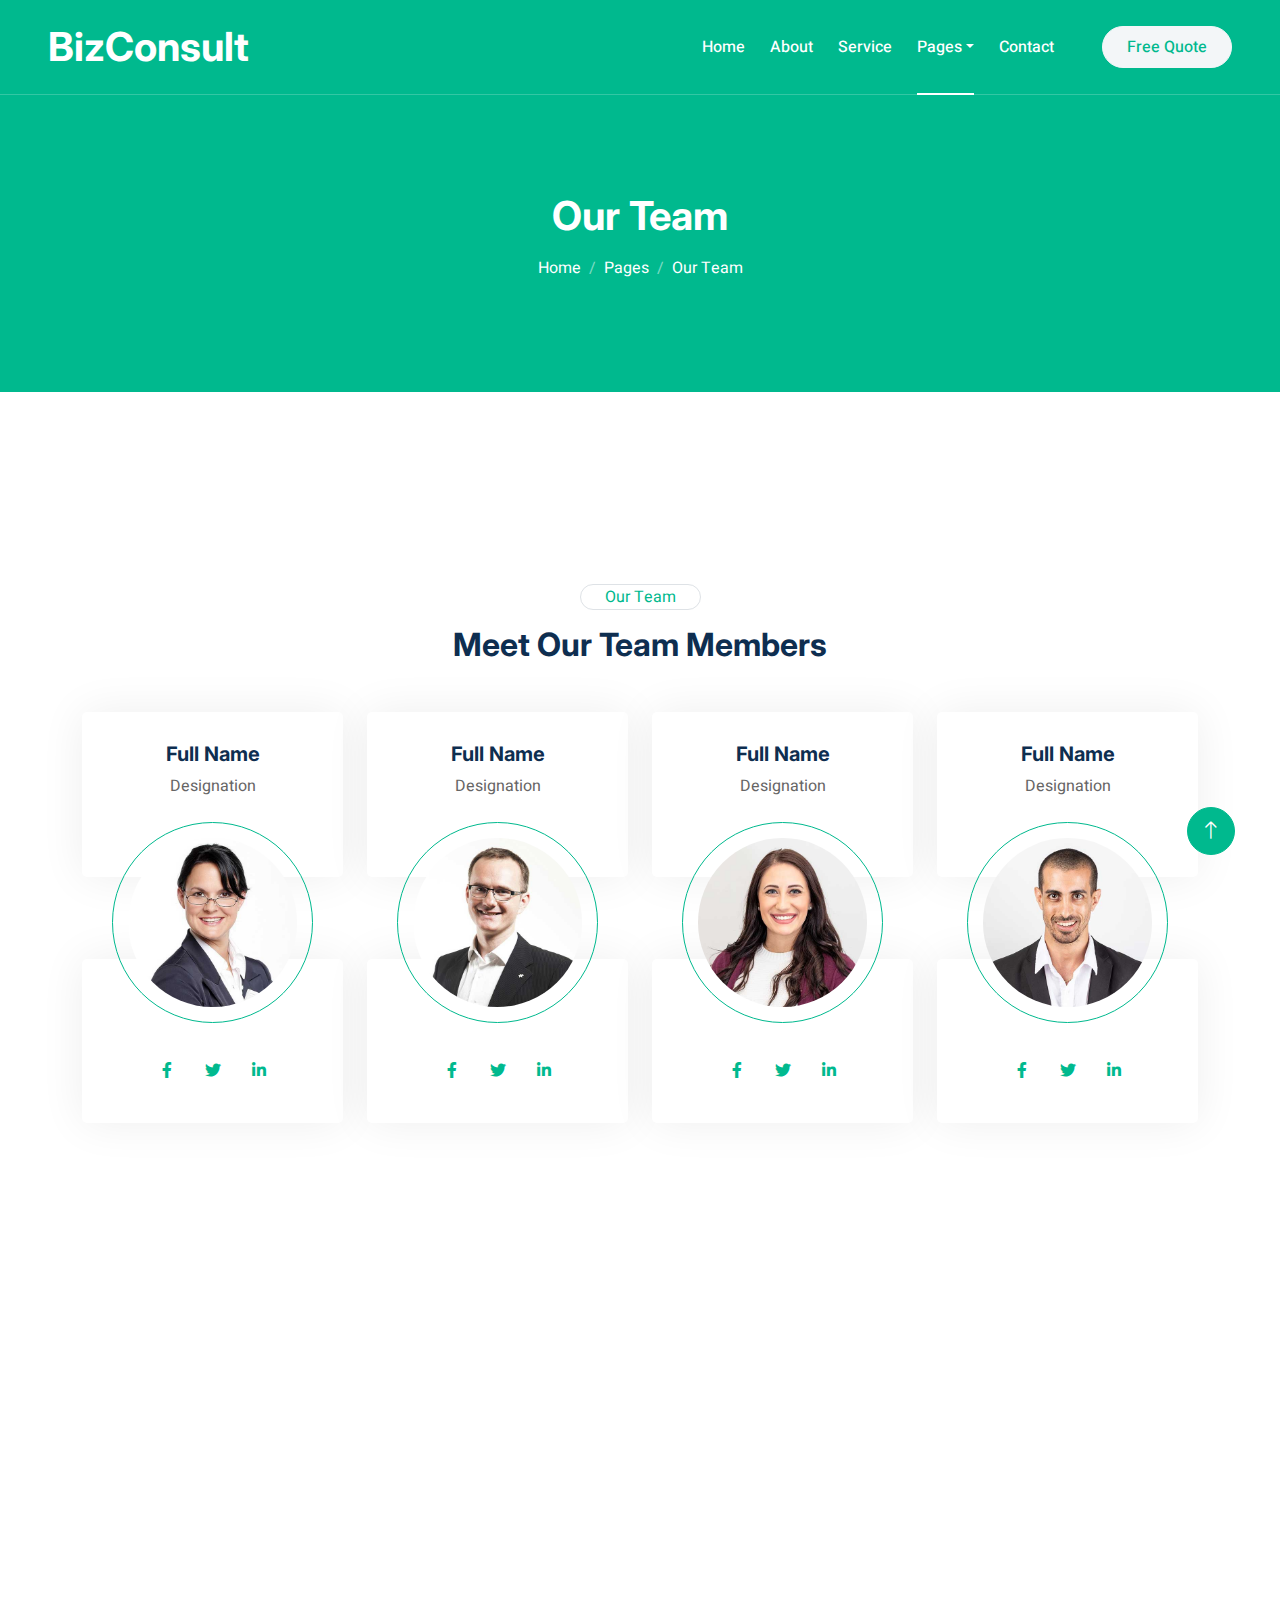
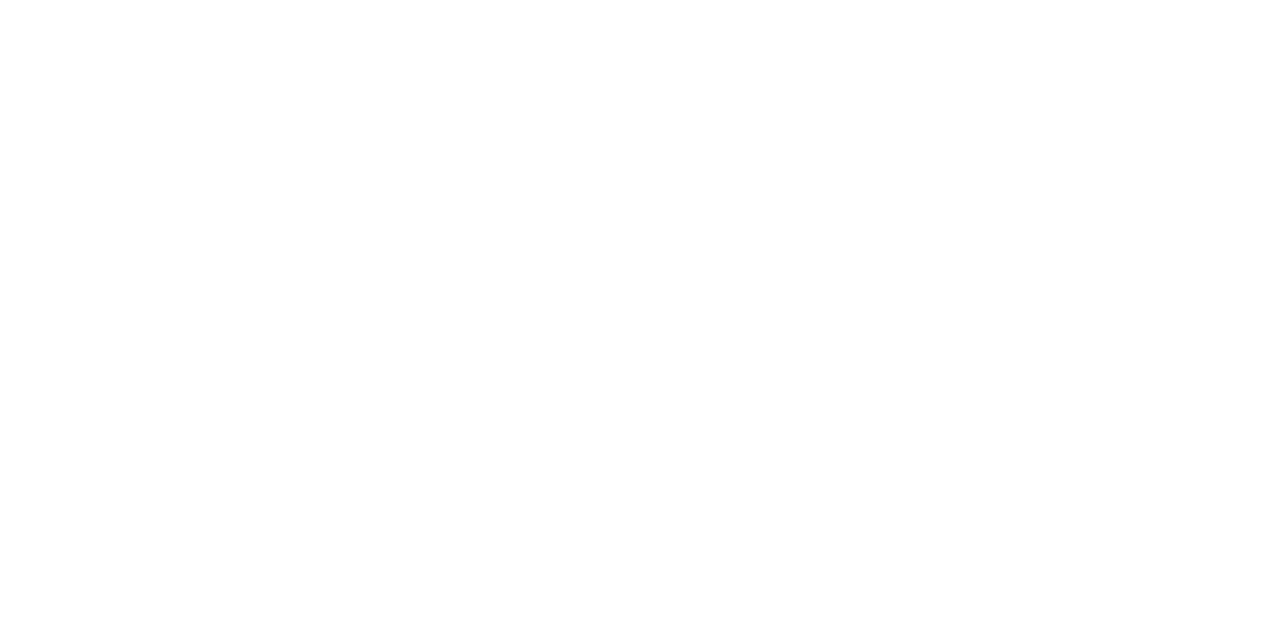
<file: plantilla2/team.html>
<!DOCTYPE html>
<html lang="en">

<head>
    <meta charset="utf-8">
    <title>BizConsult - Consulting HTML Template</title>
    <meta content="width=device-width, initial-scale=1.0" name="viewport">
    <meta content="" name="keywords">
    <meta content="" name="description">

    <!-- Favicon -->
    <link href="img/favicon.ico" rel="icon">

    <!-- Google Web Fonts -->
    <link rel="preconnect" href="https://fonts.googleapis.com">
    <link rel="preconnect" href="https://fonts.gstatic.com" crossorigin>
    <link href="https://fonts.googleapis.com/css2?family=Heebo:wght@400;500;600&family=Inter:wght@700;800&display=swap" rel="stylesheet"> 

    <!-- Icon Font Stylesheet -->
    <link href="https://cdnjs.cloudflare.com/ajax/libs/font-awesome/5.10.0/css/all.min.css" rel="stylesheet">
    <link href="https://cdn.jsdelivr.net/npm/bootstrap-icons@1.4.1/font/bootstrap-icons.css" rel="stylesheet">

    <!-- Libraries Stylesheet -->
    <link href="lib/animate/animate.min.css" rel="stylesheet">
    <link href="lib/owlcarousel/assets/owl.carousel.min.css" rel="stylesheet">

    <!-- Customized Bootstrap Stylesheet -->
    <link href="css/bootstrap.min.css" rel="stylesheet">

    <!-- Template Stylesheet -->
    <link href="css/style.css" rel="stylesheet">
</head>

<body>
    <div class="container-xxl bg-white p-0">
        <!-- Spinner Start -->
        <div id="spinner" class="show bg-white position-fixed translate-middle w-100 vh-100 top-50 start-50 d-flex align-items-center justify-content-center">
            <div class="spinner-border text-primary" style="width: 3rem; height: 3rem;" role="status">
                <span class="sr-only">Loading...</span>
            </div>
        </div>
        <!-- Spinner End -->


        <!-- Navbar & Hero Start -->
        <div class="container-xxl position-relative p-0">
            <nav class="navbar navbar-expand-lg navbar-light px-4 px-lg-5 py-3 py-lg-0">
                <a href="index.html" class="navbar-brand p-0">
                    <h1 class="m-0">BizConsult</h1>
                    <!-- <img src="img/logo.png" alt="Logo"> -->
                </a>
                <button class="navbar-toggler" type="button" data-bs-toggle="collapse" data-bs-target="#navbarCollapse">
                    <span class="fa fa-bars"></span>
                </button>
                <div class="collapse navbar-collapse" id="navbarCollapse">
                    <div class="navbar-nav ms-auto py-0">
                        <a href="index.html" class="nav-item nav-link">Home</a>
                        <a href="about.html" class="nav-item nav-link">About</a>
                        <a href="service.html" class="nav-item nav-link">Service</a>
                        <div class="nav-item dropdown">
                            <a href="#" class="nav-link dropdown-toggle active" data-bs-toggle="dropdown">Pages</a>
                            <div class="dropdown-menu m-0">
                                <a href="feature.html" class="dropdown-item">Features</a>
                                <a href="quote.html" class="dropdown-item">Free Quote</a>
                                <a href="team.html" class="dropdown-item active">Our Team</a>
                                <a href="testimonial.html" class="dropdown-item">Testimonial</a>
                                <a href="404.html" class="dropdown-item">404 Page</a>
                            </div>
                        </div>
                        <a href="contact.html" class="nav-item nav-link">Contact</a>
                    </div>
                    <a href="" class="btn btn-light rounded-pill text-primary py-2 px-4 ms-lg-5">Free Quote</a>
                </div>
            </nav>

            <div class="container-xxl bg-primary page-header">
                <div class="container text-center">
                    <h1 class="text-white animated zoomIn mb-3">Our Team</h1>
                    <nav aria-label="breadcrumb">
                        <ol class="breadcrumb justify-content-center">
                            <li class="breadcrumb-item"><a class="text-white" href="#">Home</a></li>
                            <li class="breadcrumb-item"><a class="text-white" href="#">Pages</a></li>
                            <li class="breadcrumb-item text-white active" aria-current="page">Our Team</li>
                        </ol>
                    </nav>
                </div>
            </div>
        </div>
        <!-- Navbar & Hero End -->


        <!-- Team Start -->
        <div class="container-xxl py-6">
            <div class="container">
                <div class="mx-auto text-center wow fadeInUp" data-wow-delay="0.1s" style="max-width: 600px;">
                    <div class="d-inline-block border rounded-pill text-primary px-4 mb-3">Our Team</div>
                    <h2 class="mb-5">Meet Our Team Members</h2>
                </div>
                <div class="row g-4">
                    <div class="col-lg-3 col-md-6 wow fadeInUp" data-wow-delay="0.1s">
                        <div class="team-item">
                            <h5>Full Name</h5>
                            <p class="mb-4">Designation</p>
                            <img class="img-fluid rounded-circle w-100 mb-4" src="img/team-1.jpg" alt="">
                            <div class="d-flex justify-content-center">
                                <a class="btn btn-square text-primary bg-white m-1" href=""><i class="fab fa-facebook-f"></i></a>
                                <a class="btn btn-square text-primary bg-white m-1" href=""><i class="fab fa-twitter"></i></a>
                                <a class="btn btn-square text-primary bg-white m-1" href=""><i class="fab fa-linkedin-in"></i></a>
                            </div>
                        </div>
                    </div>
                    <div class="col-lg-3 col-md-6 wow fadeInUp" data-wow-delay="0.3s">
                        <div class="team-item">
                            <h5>Full Name</h5>
                            <p class="mb-4">Designation</p>
                            <img class="img-fluid rounded-circle w-100 mb-4" src="img/team-2.jpg" alt="">
                            <div class="d-flex justify-content-center">
                                <a class="btn btn-square text-primary bg-white m-1" href=""><i class="fab fa-facebook-f"></i></a>
                                <a class="btn btn-square text-primary bg-white m-1" href=""><i class="fab fa-twitter"></i></a>
                                <a class="btn btn-square text-primary bg-white m-1" href=""><i class="fab fa-linkedin-in"></i></a>
                            </div>
                        </div>
                    </div>
                    <div class="col-lg-3 col-md-6 wow fadeInUp" data-wow-delay="0.5s">
                        <div class="team-item">
                            <h5>Full Name</h5>
                            <p class="mb-4">Designation</p>
                            <img class="img-fluid rounded-circle w-100 mb-4" src="img/team-3.jpg" alt="">
                            <div class="d-flex justify-content-center">
                                <a class="btn btn-square text-primary bg-white m-1" href=""><i class="fab fa-facebook-f"></i></a>
                                <a class="btn btn-square text-primary bg-white m-1" href=""><i class="fab fa-twitter"></i></a>
                                <a class="btn btn-square text-primary bg-white m-1" href=""><i class="fab fa-linkedin-in"></i></a>
                            </div>
                        </div>
                    </div>
                    <div class="col-lg-3 col-md-6 wow fadeInUp" data-wow-delay="0.7s">
                        <div class="team-item">
                            <h5>Full Name</h5>
                            <p class="mb-4">Designation</p>
                            <img class="img-fluid rounded-circle w-100 mb-4" src="img/team-4.jpg" alt="">
                            <div class="d-flex justify-content-center">
                                <a class="btn btn-square text-primary bg-white m-1" href=""><i class="fab fa-facebook-f"></i></a>
                                <a class="btn btn-square text-primary bg-white m-1" href=""><i class="fab fa-twitter"></i></a>
                                <a class="btn btn-square text-primary bg-white m-1" href=""><i class="fab fa-linkedin-in"></i></a>
                            </div>
                        </div>
                    </div>
                    <div class="col-lg-3 col-md-6 wow fadeInUp" data-wow-delay="0.1s">
                        <div class="team-item">
                            <h5>Full Name</h5>
                            <p class="mb-4">Designation</p>
                            <img class="img-fluid rounded-circle w-100 mb-4" src="img/team-2.jpg" alt="">
                            <div class="d-flex justify-content-center">
                                <a class="btn btn-square text-primary bg-white m-1" href=""><i class="fab fa-facebook-f"></i></a>
                                <a class="btn btn-square text-primary bg-white m-1" href=""><i class="fab fa-twitter"></i></a>
                                <a class="btn btn-square text-primary bg-white m-1" href=""><i class="fab fa-linkedin-in"></i></a>
                            </div>
                        </div>
                    </div>
                    <div class="col-lg-3 col-md-6 wow fadeInUp" data-wow-delay="0.3s">
                        <div class="team-item">
                            <h5>Full Name</h5>
                            <p class="mb-4">Designation</p>
                            <img class="img-fluid rounded-circle w-100 mb-4" src="img/team-3.jpg" alt="">
                            <div class="d-flex justify-content-center">
                                <a class="btn btn-square text-primary bg-white m-1" href=""><i class="fab fa-facebook-f"></i></a>
                                <a class="btn btn-square text-primary bg-white m-1" href=""><i class="fab fa-twitter"></i></a>
                                <a class="btn btn-square text-primary bg-white m-1" href=""><i class="fab fa-linkedin-in"></i></a>
                            </div>
                        </div>
                    </div>
                    <div class="col-lg-3 col-md-6 wow fadeInUp" data-wow-delay="0.5s">
                        <div class="team-item">
                            <h5>Full Name</h5>
                            <p class="mb-4">Designation</p>
                            <img class="img-fluid rounded-circle w-100 mb-4" src="img/team-4.jpg" alt="">
                            <div class="d-flex justify-content-center">
                                <a class="btn btn-square text-primary bg-white m-1" href=""><i class="fab fa-facebook-f"></i></a>
                                <a class="btn btn-square text-primary bg-white m-1" href=""><i class="fab fa-twitter"></i></a>
                                <a class="btn btn-square text-primary bg-white m-1" href=""><i class="fab fa-linkedin-in"></i></a>
                            </div>
                        </div>
                    </div>
                    <div class="col-lg-3 col-md-6 wow fadeInUp" data-wow-delay="0.7s">
                        <div class="team-item">
                            <h5>Full Name</h5>
                            <p class="mb-4">Designation</p>
                            <img class="img-fluid rounded-circle w-100 mb-4" src="img/team-1.jpg" alt="">
                            <div class="d-flex justify-content-center">
                                <a class="btn btn-square text-primary bg-white m-1" href=""><i class="fab fa-facebook-f"></i></a>
                                <a class="btn btn-square text-primary bg-white m-1" href=""><i class="fab fa-twitter"></i></a>
                                <a class="btn btn-square text-primary bg-white m-1" href=""><i class="fab fa-linkedin-in"></i></a>
                            </div>
                        </div>
                    </div>
                </div>
            </div>
        </div>
        <!-- Team End -->
        

        <!-- Footer Start -->
        <div class="container-fluid bg-dark text-light footer pt-5 wow fadeIn" data-wow-delay="0.1s" style="margin-top: 6rem;">
            <div class="container py-5">
                <div class="row g-5">
                    <div class="col-md-6 col-lg-3">
                        <h5 class="text-white mb-4">Get In Touch</h5>
                        <p><i class="fa fa-map-marker-alt me-3"></i>123 Street, New York, USA</p>
                        <p><i class="fa fa-phone-alt me-3"></i>+012 345 67890</p>
                        <p><i class="fa fa-envelope me-3"></i>info@example.com</p>
                        <div class="d-flex pt-2">
                            <a class="btn btn-outline-light btn-social" href=""><i class="fab fa-twitter"></i></a>
                            <a class="btn btn-outline-light btn-social" href=""><i class="fab fa-facebook-f"></i></a>
                            <a class="btn btn-outline-light btn-social" href=""><i class="fab fa-youtube"></i></a>
                            <a class="btn btn-outline-light btn-social" href=""><i class="fab fa-instagram"></i></a>
                            <a class="btn btn-outline-light btn-social" href=""><i class="fab fa-linkedin-in"></i></a>
                        </div>
                    </div>
                    <div class="col-md-6 col-lg-3">
                        <h5 class="text-white mb-4">Quick Link</h5>
                        <a class="btn btn-link" href="">About Us</a>
                        <a class="btn btn-link" href="">Contact Us</a>
                        <a class="btn btn-link" href="">Privacy Policy</a>
                        <a class="btn btn-link" href="">Terms & Condition</a>
                        <a class="btn btn-link" href="">Career</a>
                    </div>
                    <div class="col-md-6 col-lg-3">
                        <h5 class="text-white mb-4">Popular Link</h5>
                        <a class="btn btn-link" href="">About Us</a>
                        <a class="btn btn-link" href="">Contact Us</a>
                        <a class="btn btn-link" href="">Privacy Policy</a>
                        <a class="btn btn-link" href="">Terms & Condition</a>
                        <a class="btn btn-link" href="">Career</a>
                    </div>
                    <div class="col-md-6 col-lg-3">
                        <h5 class="text-white mb-4">Newsletter</h5>
                        <p>Lorem ipsum dolor sit amet elit. Phasellus nec pretium mi. Curabitur facilisis ornare velit non vulpu</p>
                        <div class="position-relative w-100 mt-3">
                            <input class="form-control border-0 rounded-pill w-100 ps-4 pe-5" type="text" placeholder="Your Email" style="height: 48px;">
                            <button type="button" class="btn shadow-none position-absolute top-0 end-0 mt-1 me-2"><i class="fa fa-paper-plane text-primary fs-4"></i></button>
                        </div>
                    </div>
                </div>
            </div>
            <div class="container">
                <div class="copyright">
                    <div class="row">
                        <div class="col-md-6 text-center text-md-start mb-3 mb-md-0">
                            &copy; <a class="border-bottom" href="#">Your Site Name</a>, All Right Reserved. 
							
							<!--/*** This template is free as long as you keep the footer author’s credit link/attribution link/backlink. If you'd like to use the template without the footer author’s credit link/attribution link/backlink, you can purchase the Credit Removal License from "https://htmlcodex.com/credit-removal". Thank you for your support. ***/-->
							Designed By <a class="border-bottom" href="https://htmlcodex.com">HTML Codex</a>
                            <br>Distributed By: <a class="border-bottom" href="https://themewagon.com" target="_blank">ThemeWagon</a>
                        </div>
                        <div class="col-md-6 text-center text-md-end">
                            <div class="footer-menu">
                                <a href="">Home</a>
                                <a href="">Cookies</a>
                                <a href="">Help</a>
                                <a href="">FQAs</a>
                            </div>
                        </div>
                    </div>
                </div>
            </div>
        </div>
        <!-- Footer End -->


        <!-- Back to Top -->
        <a href="#" class="btn btn-lg btn-primary btn-lg-square back-to-top"><i class="bi bi-arrow-up"></i></a>
    </div>

    <!-- JavaScript Libraries -->
    <script src="https://code.jquery.com/jquery-3.4.1.min.js"></script>
    <script src="https://cdn.jsdelivr.net/npm/bootstrap@5.0.0/dist/js/bootstrap.bundle.min.js"></script>
    <script src="lib/wow/wow.min.js"></script>
    <script src="lib/easing/easing.min.js"></script>
    <script src="lib/waypoints/waypoints.min.js"></script>
    <script src="lib/owlcarousel/owl.carousel.min.js"></script>

    <!-- Template Javascript -->
    <script src="js/main.js"></script>
</body>

</html>
</file>
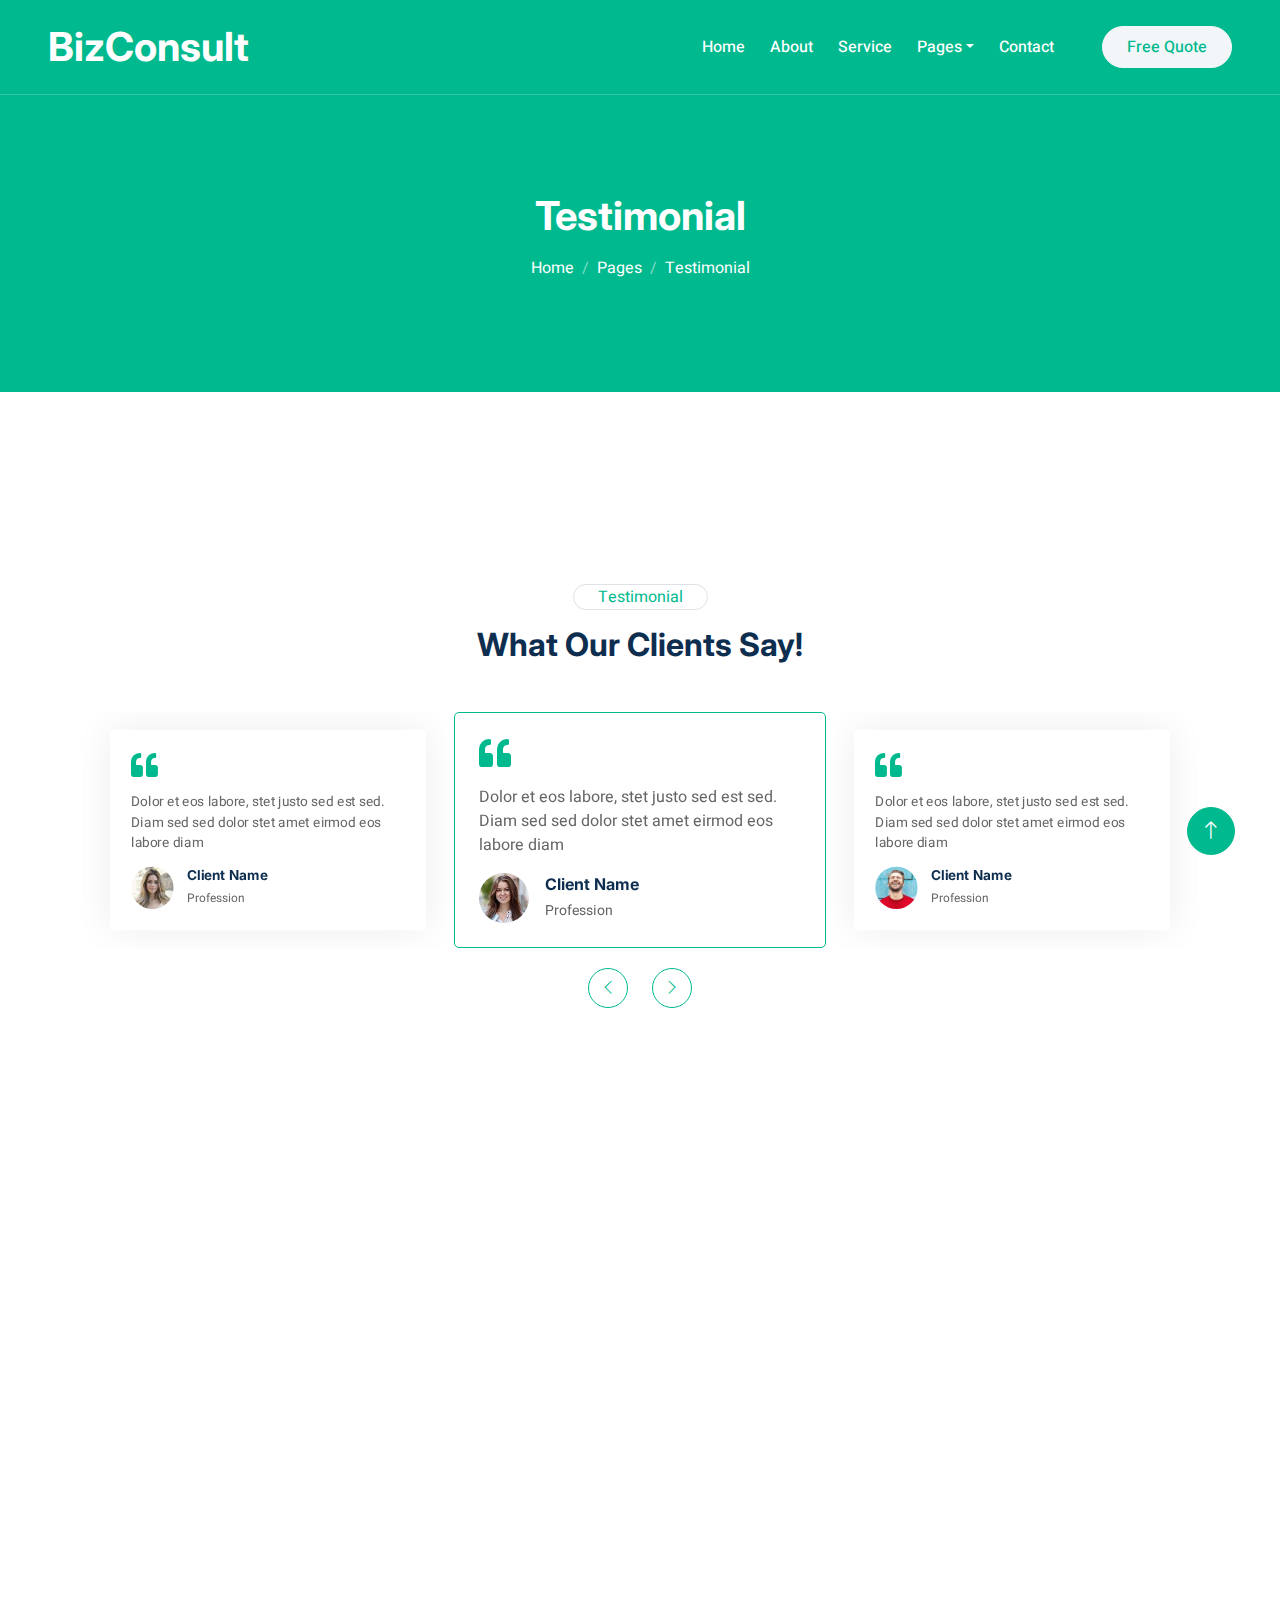
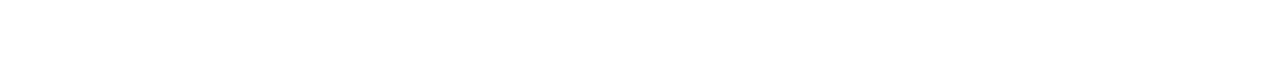
<file: plantilla2/testimonial.html>
<!DOCTYPE html>
<html lang="en">

<head>
    <meta charset="utf-8">
    <title>BizConsult - Consulting HTML Template</title>
    <meta content="width=device-width, initial-scale=1.0" name="viewport">
    <meta content="" name="keywords">
    <meta content="" name="description">

    <!-- Favicon -->
    <link href="img/favicon.ico" rel="icon">

    <!-- Google Web Fonts -->
    <link rel="preconnect" href="https://fonts.googleapis.com">
    <link rel="preconnect" href="https://fonts.gstatic.com" crossorigin>
    <link href="https://fonts.googleapis.com/css2?family=Heebo:wght@400;500;600&family=Inter:wght@700;800&display=swap" rel="stylesheet"> 

    <!-- Icon Font Stylesheet -->
    <link href="https://cdnjs.cloudflare.com/ajax/libs/font-awesome/5.10.0/css/all.min.css" rel="stylesheet">
    <link href="https://cdn.jsdelivr.net/npm/bootstrap-icons@1.4.1/font/bootstrap-icons.css" rel="stylesheet">

    <!-- Libraries Stylesheet -->
    <link href="lib/animate/animate.min.css" rel="stylesheet">
    <link href="lib/owlcarousel/assets/owl.carousel.min.css" rel="stylesheet">

    <!-- Customized Bootstrap Stylesheet -->
    <link href="css/bootstrap.min.css" rel="stylesheet">

    <!-- Template Stylesheet -->
    <link href="css/style.css" rel="stylesheet">
</head>

<body>
    <div class="container-xxl bg-white p-0">
        <!-- Spinner Start -->
        <div id="spinner" class="show bg-white position-fixed translate-middle w-100 vh-100 top-50 start-50 d-flex align-items-center justify-content-center">
            <div class="spinner-border text-primary" style="width: 3rem; height: 3rem;" role="status">
                <span class="sr-only">Loading...</span>
            </div>
        </div>
        <!-- Spinner End -->


        <!-- Navbar & Hero Start -->
        <div class="container-xxl position-relative p-0">
            <nav class="navbar navbar-expand-lg navbar-light px-4 px-lg-5 py-3 py-lg-0">
                <a href="index.html" class="navbar-brand p-0">
                    <h1 class="m-0">BizConsult</h1>
                    <!-- <img src="img/logo.png" alt="Logo"> -->
                </a>
                <button class="navbar-toggler" type="button" data-bs-toggle="collapse" data-bs-target="#navbarCollapse">
                    <span class="fa fa-bars"></span>
                </button>
                <div class="collapse navbar-collapse" id="navbarCollapse">
                    <div class="navbar-nav ms-auto py-0">
                        <a href="index.html" class="nav-item nav-link">Home</a>
                        <a href="about.html" class="nav-item nav-link">About</a>
                        <a href="service.html" class="nav-item nav-link">Service</a>
                        <div class="nav-item dropdown">
                            <a href="#" class="nav-link dropdown-toggle" data-bs-toggle="dropdown">Pages</a>
                            <div class="dropdown-menu m-0">
                                <a href="feature.html" class="dropdown-item">Features</a>
                                <a href="quote.html" class="dropdown-item">Free Quote</a>
                                <a href="team.html" class="dropdown-item">Our Team</a>
                                <a href="testimonial.html" class="dropdown-item active">Testimonial</a>
                                <a href="404.html" class="dropdown-item">404 Page</a>
                            </div>
                        </div>
                        <a href="contact.html" class="nav-item nav-link">Contact</a>
                    </div>
                    <a href="" class="btn btn-light rounded-pill text-primary py-2 px-4 ms-lg-5">Free Quote</a>
                </div>
            </nav>

            <div class="container-xxl bg-primary page-header">
                <div class="container text-center">
                    <h1 class="text-white animated zoomIn mb-3">Testimonial</h1>
                    <nav aria-label="breadcrumb">
                        <ol class="breadcrumb justify-content-center">
                            <li class="breadcrumb-item"><a class="text-white" href="#">Home</a></li>
                            <li class="breadcrumb-item"><a class="text-white" href="#">Pages</a></li>
                            <li class="breadcrumb-item text-white active" aria-current="page">Testimonial</li>
                        </ol>
                    </nav>
                </div>
            </div>
        </div>
        <!-- Navbar & Hero End -->


        <!-- Testimonial Start -->
        <div class="container-xxl py-6">
            <div class="container">
                <div class="mx-auto text-center wow fadeInUp" data-wow-delay="0.1s" style="max-width: 600px;">
                    <div class="d-inline-block border rounded-pill text-primary px-4 mb-3">Testimonial</div>
                    <h2 class="mb-5">What Our Clients Say!</h2>
                </div>
                <div class="owl-carousel testimonial-carousel wow fadeInUp" data-wow-delay="0.1s">
                    <div class="testimonial-item rounded p-4">
                        <i class="fa fa-quote-left fa-2x text-primary mb-3"></i>
                        <p>Dolor et eos labore, stet justo sed est sed. Diam sed sed dolor stet amet eirmod eos labore diam</p>
                        <div class="d-flex align-items-center">
                            <img class="img-fluid flex-shrink-0 rounded-circle" src="img/testimonial-1.jpg">
                            <div class="ps-3">
                                <h6 class="mb-1">Client Name</h6>
                                <small>Profession</small>
                            </div>
                        </div>
                    </div>
                    <div class="testimonial-item rounded p-4">
                        <i class="fa fa-quote-left fa-2x text-primary mb-3"></i>
                        <p>Dolor et eos labore, stet justo sed est sed. Diam sed sed dolor stet amet eirmod eos labore diam</p>
                        <div class="d-flex align-items-center">
                            <img class="img-fluid flex-shrink-0 rounded-circle" src="img/testimonial-2.jpg">
                            <div class="ps-3">
                                <h6 class="mb-1">Client Name</h6>
                                <small>Profession</small>
                            </div>
                        </div>
                    </div>
                    <div class="testimonial-item rounded p-4">
                        <i class="fa fa-quote-left fa-2x text-primary mb-3"></i>
                        <p>Dolor et eos labore, stet justo sed est sed. Diam sed sed dolor stet amet eirmod eos labore diam</p>
                        <div class="d-flex align-items-center">
                            <img class="img-fluid flex-shrink-0 rounded-circle" src="img/testimonial-3.jpg">
                            <div class="ps-3">
                                <h6 class="mb-1">Client Name</h6>
                                <small>Profession</small>
                            </div>
                        </div>
                    </div>
                    <div class="testimonial-item rounded p-4">
                        <i class="fa fa-quote-left fa-2x text-primary mb-3"></i>
                        <p>Dolor et eos labore, stet justo sed est sed. Diam sed sed dolor stet amet eirmod eos labore diam</p>
                        <div class="d-flex align-items-center">
                            <img class="img-fluid flex-shrink-0 rounded-circle" src="img/testimonial-4.jpg">
                            <div class="ps-3">
                                <h6 class="mb-1">Client Name</h6>
                                <small>Profession</small>
                            </div>
                        </div>
                    </div>
                </div>
            </div>
        </div>
        <!-- Testimonial End -->
        

        <!-- Footer Start -->
        <div class="container-fluid bg-dark text-light footer pt-5 wow fadeIn" data-wow-delay="0.1s" style="margin-top: 6rem;">
            <div class="container py-5">
                <div class="row g-5">
                    <div class="col-md-6 col-lg-3">
                        <h5 class="text-white mb-4">Get In Touch</h5>
                        <p><i class="fa fa-map-marker-alt me-3"></i>123 Street, New York, USA</p>
                        <p><i class="fa fa-phone-alt me-3"></i>+012 345 67890</p>
                        <p><i class="fa fa-envelope me-3"></i>info@example.com</p>
                        <div class="d-flex pt-2">
                            <a class="btn btn-outline-light btn-social" href=""><i class="fab fa-twitter"></i></a>
                            <a class="btn btn-outline-light btn-social" href=""><i class="fab fa-facebook-f"></i></a>
                            <a class="btn btn-outline-light btn-social" href=""><i class="fab fa-youtube"></i></a>
                            <a class="btn btn-outline-light btn-social" href=""><i class="fab fa-instagram"></i></a>
                            <a class="btn btn-outline-light btn-social" href=""><i class="fab fa-linkedin-in"></i></a>
                        </div>
                    </div>
                    <div class="col-md-6 col-lg-3">
                        <h5 class="text-white mb-4">Quick Link</h5>
                        <a class="btn btn-link" href="">About Us</a>
                        <a class="btn btn-link" href="">Contact Us</a>
                        <a class="btn btn-link" href="">Privacy Policy</a>
                        <a class="btn btn-link" href="">Terms & Condition</a>
                        <a class="btn btn-link" href="">Career</a>
                    </div>
                    <div class="col-md-6 col-lg-3">
                        <h5 class="text-white mb-4">Popular Link</h5>
                        <a class="btn btn-link" href="">About Us</a>
                        <a class="btn btn-link" href="">Contact Us</a>
                        <a class="btn btn-link" href="">Privacy Policy</a>
                        <a class="btn btn-link" href="">Terms & Condition</a>
                        <a class="btn btn-link" href="">Career</a>
                    </div>
                    <div class="col-md-6 col-lg-3">
                        <h5 class="text-white mb-4">Newsletter</h5>
                        <p>Lorem ipsum dolor sit amet elit. Phasellus nec pretium mi. Curabitur facilisis ornare velit non vulpu</p>
                        <div class="position-relative w-100 mt-3">
                            <input class="form-control border-0 rounded-pill w-100 ps-4 pe-5" type="text" placeholder="Your Email" style="height: 48px;">
                            <button type="button" class="btn shadow-none position-absolute top-0 end-0 mt-1 me-2"><i class="fa fa-paper-plane text-primary fs-4"></i></button>
                        </div>
                    </div>
                </div>
            </div>
            <div class="container">
                <div class="copyright">
                    <div class="row">
                        <div class="col-md-6 text-center text-md-start mb-3 mb-md-0">
                            &copy; <a class="border-bottom" href="#">Your Site Name</a>, All Right Reserved. 
							
							<!--/*** This template is free as long as you keep the footer author’s credit link/attribution link/backlink. If you'd like to use the template without the footer author’s credit link/attribution link/backlink, you can purchase the Credit Removal License from "https://htmlcodex.com/credit-removal". Thank you for your support. ***/-->
							Designed By <a class="border-bottom" href="https://htmlcodex.com">HTML Codex</a>
                            <br>Distributed By: <a class="border-bottom" href="https://themewagon.com" target="_blank">ThemeWagon</a>
                        </div>
                        <div class="col-md-6 text-center text-md-end">
                            <div class="footer-menu">
                                <a href="">Home</a>
                                <a href="">Cookies</a>
                                <a href="">Help</a>
                                <a href="">FQAs</a>
                            </div>
                        </div>
                    </div>
                </div>
            </div>
        </div>
        <!-- Footer End -->


        <!-- Back to Top -->
        <a href="#" class="btn btn-lg btn-primary btn-lg-square back-to-top"><i class="bi bi-arrow-up"></i></a>
    </div>

    <!-- JavaScript Libraries -->
    <script src="https://code.jquery.com/jquery-3.4.1.min.js"></script>
    <script src="https://cdn.jsdelivr.net/npm/bootstrap@5.0.0/dist/js/bootstrap.bundle.min.js"></script>
    <script src="lib/wow/wow.min.js"></script>
    <script src="lib/easing/easing.min.js"></script>
    <script src="lib/waypoints/waypoints.min.js"></script>
    <script src="lib/owlcarousel/owl.carousel.min.js"></script>

    <!-- Template Javascript -->
    <script src="js/main.js"></script>
</body>

</html>
</file>
<file: plantilla/plugins/daterangepicker/daterangepicker.css>
.daterangepicker {
  position: absolute;
  color: inherit;
  background-color: #fff;
  border-radius: 4px;
  border: 1px solid #ddd;
  width: 278px;
  max-width: none;
  padding: 0;
  margin-top: 7px;
  top: 100px;
  left: 20px;
  z-index: 3001;
  display: none;
  font-family: arial;
  font-size: 15px;
  line-height: 1em;
}

.daterangepicker:before, .daterangepicker:after {
  position: absolute;
  display: inline-block;
  border-bottom-color: rgba(0, 0, 0, 0.2);
  content: '';
}

.daterangepicker:before {
  top: -7px;
  border-right: 7px solid transparent;
  border-left: 7px solid transparent;
  border-bottom: 7px solid #ccc;
}

.daterangepicker:after {
  top: -6px;
  border-right: 6px solid transparent;
  border-bottom: 6px solid #fff;
  border-left: 6px solid transparent;
}

.daterangepicker.opensleft:before {
  right: 9px;
}

.daterangepicker.opensleft:after {
  right: 10px;
}

.daterangepicker.openscenter:before {
  left: 0;
  right: 0;
  width: 0;
  margin-left: auto;
  margin-right: auto;
}

.daterangepicker.openscenter:after {
  left: 0;
  right: 0;
  width: 0;
  margin-left: auto;
  margin-right: auto;
}

.daterangepicker.opensright:before {
  left: 9px;
}

.daterangepicker.opensright:after {
  left: 10px;
}

.daterangepicker.drop-up {
  margin-top: -7px;
}

.daterangepicker.drop-up:before {
  top: initial;
  bottom: -7px;
  border-bottom: initial;
  border-top: 7px solid #ccc;
}

.daterangepicker.drop-up:after {
  top: initial;
  bottom: -6px;
  border-bottom: initial;
  border-top: 6px solid #fff;
}

.daterangepicker.single .daterangepicker .ranges, .daterangepicker.single .drp-calendar {
  float: none;
}

.daterangepicker.single .drp-selected {
  display: none;
}

.daterangepicker.show-calendar .drp-calendar {
  display: block;
}

.daterangepicker.show-calendar .drp-buttons {
  display: block;
}

.daterangepicker.auto-apply .drp-buttons {
  display: none;
}

.daterangepicker .drp-calendar {
  display: none;
  max-width: 270px;
}

.daterangepicker .drp-calendar.left {
  padding: 8px 0 8px 8px;
}

.daterangepicker .drp-calendar.right {
  padding: 8px;
}

.daterangepicker .drp-calendar.single .calendar-table {
  border: none;
}

.daterangepicker .calendar-table .next span, .daterangepicker .calendar-table .prev span {
  color: #fff;
  border: solid black;
  border-width: 0 2px 2px 0;
  border-radius: 0;
  display: inline-block;
  padding: 3px;
}

.daterangepicker .calendar-table .next span {
  transform: rotate(-45deg);
  -webkit-transform: rotate(-45deg);
}

.daterangepicker .calendar-table .prev span {
  transform: rotate(135deg);
  -webkit-transform: rotate(135deg);
}

.daterangepicker .calendar-table th, .daterangepicker .calendar-table td {
  white-space: nowrap;
  text-align: center;
  vertical-align: middle;
  min-width: 32px;
  width: 32px;
  height: 24px;
  line-height: 24px;
  font-size: 12px;
  border-radius: 4px;
  border: 1px solid transparent;
  white-space: nowrap;
  cursor: pointer;
}

.daterangepicker .calendar-table {
  border: 1px solid #fff;
  border-radius: 4px;
  background-color: #fff;
}

.daterangepicker .calendar-table table {
  width: 100%;
  margin: 0;
  border-spacing: 0;
  border-collapse: collapse;
}

.daterangepicker td.available:hover, .daterangepicker th.available:hover {
  background-color: #eee;
  border-color: transparent;
  color: inherit;
}

.daterangepicker td.week, .daterangepicker th.week {
  font-size: 80%;
  color: #ccc;
}

.daterangepicker td.off, .daterangepicker td.off.in-range, .daterangepicker td.off.start-date, .daterangepicker td.off.end-date {
  background-color: #fff;
  border-color: transparent;
  color: #999;
}

.daterangepicker td.in-range {
  background-color: #ebf4f8;
  border-color: transparent;
  color: #000;
  border-radius: 0;
}

.daterangepicker td.start-date {
  border-radius: 4px 0 0 4px;
}

.daterangepicker td.end-date {
  border-radius: 0 4px 4px 0;
}

.daterangepicker td.start-date.end-date {
  border-radius: 4px;
}

.daterangepicker td.active, .daterangepicker td.active:hover {
  background-color: #357ebd;
  border-color: transparent;
  color: #fff;
}

.daterangepicker th.month {
  width: auto;
}

.daterangepicker td.disabled, .daterangepicker option.disabled {
  color: #999;
  cursor: not-allowed;
  text-decoration: line-through;
}

.daterangepicker select.monthselect, .daterangepicker select.yearselect {
  font-size: 12px;
  padding: 1px;
  height: auto;
  margin: 0;
  cursor: default;
}

.daterangepicker select.monthselect {
  margin-right: 2%;
  width: 56%;
}

.daterangepicker select.yearselect {
  width: 40%;
}

.daterangepicker select.hourselect, .daterangepicker select.minuteselect, .daterangepicker select.secondselect, .daterangepicker select.ampmselect {
  width: 50px;
  margin: 0 auto;
  background: #eee;
  border: 1px solid #eee;
  padding: 2px;
  outline: 0;
  font-size: 12px;
}

.daterangepicker .calendar-time {
  text-align: center;
  margin: 4px auto 0 auto;
  line-height: 30px;
  position: relative;
}

.daterangepicker .calendar-time select.disabled {
  color: #ccc;
  cursor: not-allowed;
}

.daterangepicker .drp-buttons {
  clear: both;
  text-align: right;
  padding: 8px;
  border-top: 1px solid #ddd;
  display: none;
  line-height: 12px;
  vertical-align: middle;
}

.daterangepicker .drp-selected {
  display: inline-block;
  font-size: 12px;
  padding-right: 8px;
}

.daterangepicker .drp-buttons .btn {
  margin-left: 8px;
  font-size: 12px;
  font-weight: bold;
  padding: 4px 8px;
}

.daterangepicker.show-ranges.single.rtl .drp-calendar.left {
  border-right: 1px solid #ddd;
}

.daterangepicker.show-ranges.single.ltr .drp-calendar.left {
  border-left: 1px solid #ddd;
}

.daterangepicker.show-ranges.rtl .drp-calendar.right {
  border-right: 1px solid #ddd;
}

.daterangepicker.show-ranges.ltr .drp-calendar.left {
  border-left: 1px solid #ddd;
}

.daterangepicker .ranges {
  float: none;
  text-align: left;
  margin: 0;
}

.daterangepicker.show-calendar .ranges {
  margin-top: 8px;
}

.daterangepicker .ranges ul {
  list-style: none;
  margin: 0 auto;
  padding: 0;
  width: 100%;
}

.daterangepicker .ranges li {
  font-size: 12px;
  padding: 8px 12px;
  cursor: pointer;
}

.daterangepicker .ranges li:hover {
  background-color: #eee;
}

.daterangepicker .ranges li.active {
  background-color: #08c;
  color: #fff;
}

/*  Larger Screen Styling */
@media (min-width: 564px) {
  .daterangepicker {
    width: auto;
  }

  .daterangepicker .ranges ul {
    width: 140px;
  }

  .daterangepicker.single .ranges ul {
    width: 100%;
  }

  .daterangepicker.single .drp-calendar.left {
    clear: none;
  }

  .daterangepicker.single .ranges, .daterangepicker.single .drp-calendar {
    float: left;
  }

  .daterangepicker {
    direction: ltr;
    text-align: left;
  }

  .daterangepicker .drp-calendar.left {
    clear: left;
    margin-right: 0;
  }

  .daterangepicker .drp-calendar.left .calendar-table {
    border-right: none;
    border-top-right-radius: 0;
    border-bottom-right-radius: 0;
  }

  .daterangepicker .drp-calendar.right {
    margin-left: 0;
  }

  .daterangepicker .drp-calendar.right .calendar-table {
    border-left: none;
    border-top-left-radius: 0;
    border-bottom-left-radius: 0;
  }

  .daterangepicker .drp-calendar.left .calendar-table {
    padding-right: 8px;
  }

  .daterangepicker .ranges, .daterangepicker .drp-calendar {
    float: left;
  }
}

@media (min-width: 730px) {
  .daterangepicker .ranges {
    width: auto;
  }

  .daterangepicker .ranges {
    float: left;
  }

  .daterangepicker.rtl .ranges {
    float: right;
  }

  .daterangepicker .drp-calendar.left {
    clear: none !important;
  }
}
</file>
<file: plantilla2/css/style.css>
/********** Template CSS **********/
:root {
    --primary: #00B98E;
    --light: #F3F6F8;
    --dark: #0E2E50;
}


/*** Spinner ***/
#spinner {
    opacity: 0;
    visibility: hidden;
    transition: opacity .5s ease-out, visibility 0s linear .5s;
    z-index: 99999;
}

#spinner.show {
    transition: opacity .5s ease-out, visibility 0s linear 0s;
    visibility: visible;
    opacity: 1;
}

.back-to-top {
    position: fixed;
    display: none;
    right: 45px;
    bottom: 45px;
    z-index: 99;
}

.my-6 {
    margin-top: 6rem;
    margin-bottom: 6rem;
}

.py-6 {
    padding-top: 6rem;
    padding-bottom: 6rem;
}


/*** Button ***/
.btn {
    font-weight: 500;
    transition: .5s;
}

.btn.btn-primary,
.btn.btn-outline-primary:hover {
    color: #FFFFFF;
}

.btn-square {
    width: 38px;
    height: 38px;
}

.btn-sm-square {
    width: 32px;
    height: 32px;
}

.btn-lg-square {
    width: 48px;
    height: 48px;
}

.btn-square,
.btn-sm-square,
.btn-lg-square {
    padding: 0;
    display: flex;
    align-items: center;
    justify-content: center;
    font-weight: normal;
    border-radius: 50px;
}


/*** Navbar ***/
.navbar .navbar-nav .nav-link {
    position: relative;
    margin-left: 25px;
    padding: 35px 0;
    color: #FFFFFF;
    font-weight: 500;
    outline: none;
    transition: .5s;
}

.navbar .navbar-nav .nav-link:hover,
.navbar .navbar-nav .nav-link.active {
    color: #FFFFFF;
}

.sticky-top.navbar .navbar-nav .nav-link {
    padding: 20px 0;
    color: var(--dark);
}

.sticky-top.navbar .navbar-nav .nav-link:hover,
.sticky-top.navbar .navbar-nav .nav-link.active {
    color: var(--primary);
}

.navbar .navbar-brand h1 {
    color: #FFFFFF;
}

.navbar .navbar-brand img {
    max-height: 60px;
    transition: .5s;
}

.sticky-top.navbar .navbar-brand img {
    max-height: 45px;
}

@media (max-width: 991.98px) {
    .sticky-top.navbar {
        position: relative;
        background: #FFFFFF;
    }

    .navbar .navbar-collapse {
        margin-top: 15px;
        border-top: 1px solid #DDDDDD;
    }

    .navbar .navbar-nav .nav-link,
    .sticky-top.navbar .navbar-nav .nav-link {
        padding: 10px 0;
        margin-left: 0;
        color: var(--dark);
    }

    .navbar .navbar-nav .nav-link:hover,
    .navbar .navbar-nav .nav-link.active {
        color: var(--primary);
    }

    .navbar .navbar-brand h1 {
        color: var(--primary);
    }

    .navbar .navbar-brand img {
        max-height: 45px;
    }
}

@media (min-width: 992px) {
    .navbar {
        position: absolute;
        width: 100%;
        top: 0;
        left: 0;
        border-bottom: 1px solid rgba(256, 256, 256, .2);
        z-index: 999;
    }
    
    .sticky-top.navbar {
        position: fixed;
        background: #FFFFFF;
    }

    .navbar .navbar-nav .nav-link::before {
        position: absolute;
        content: "";
        width: 100%;
        height: 2px;
        bottom: 10px;
        left: 0;
        background: #FFFFFF;
        opacity: 0;
        transition: .5s;
    }

    .sticky-top.navbar .navbar-nav .nav-link::before {
        background: var(--primary);
    }

    .navbar .navbar-nav .nav-link:hover::before,
    .navbar .navbar-nav .nav-link.active::before {
        bottom: -1px;
        left: 0;
        opacity: 1;
    }

    .navbar .navbar-nav .nav-link.nav-contact::before {
        display: none;
    }

    .sticky-top.navbar .navbar-brand h1 {
        color: var(--primary);
    }

    .navbar .nav-item .dropdown-menu {
        display: block;
        visibility: hidden;
        top: 100%;
        transform: rotateX(-75deg);
        transform-origin: 0% 0%;
        transition: .5s;
        opacity: 0;
    }

    .navbar .nav-item:hover .dropdown-menu {
        transform: rotateX(0deg);
        visibility: visible;
        transition: .5s;
        opacity: 1;
    }
}


/*** Hero Header ***/
.hero-header {
    margin-bottom: 6rem;
    padding: 12rem 0 9rem 0;
    background: url(../img/shape-bottom.png) center bottom no-repeat;
}

.page-header {
    margin-bottom: 6rem;
    padding: 12rem 0 6rem 0;
}

@media (max-width: 991.98px) {
    .hero-header {
        padding: 6rem 0 9rem 0;
    }

    .page-header {
        padding: 6rem 0;
    }
}

.page-header .breadcrumb-item+.breadcrumb-item::before {
    color: rgba(256, 256, 256, .5);
}


/*** Service ***/
.service-item {
    box-shadow: 0 0 45px rgba(0, 0, 0, .07);
    border: 1px solid transparent;
    transition: .5s;
}

.service-item:hover {
    box-shadow: none;
    border-color: var(--primary);
}

.service-item .service-icon,
.service-item .service-btn {
    margin: -1px 0 0 -1px;
    width: 65px;
    height: 65px;
    display: flex;
    align-items: center;
    justify-content: center;
    color: #FFFFFF;
    background: var(--primary);
    border-radius: 5px 0;
    transition: .5s;
}

.service-item .service-btn {
    margin: -1px -1px 0 0;
    border-radius: 0 5px;
    opacity: 0;
}

.service-item:hover .service-btn {
    opacity: 1;
}


/*** Testimonial ***/
.testimonial-carousel .owl-item .testimonial-item {
    box-shadow: 0 0 45px rgba(0, 0, 0, .07);
    border: 1px solid transparent;
    transform: scale(.85);
    transition: .5s;
}

.testimonial-carousel .owl-item.center .testimonial-item {
    box-shadow: none;
    border-color: var(--primary);
    transform: scale(1);
}

.testimonial-carousel .owl-item .testimonial-item img {
    width: 50px;
    height: 50px;
}

.testimonial-carousel .owl-nav {
    margin-top: 20px;
    display: flex;
    justify-content: center;
}

.testimonial-carousel .owl-nav .owl-prev,
.testimonial-carousel .owl-nav .owl-next {
    margin: 0 12px;
    width: 40px;
    height: 40px;
    display: flex;
    align-items: center;
    justify-content: center;
    color: var(--primary);
    border: 1px solid var(--primary);
    border-radius: 45px;
    transition: .5s;
}

.testimonial-carousel .owl-nav .owl-prev:hover,
.testimonial-carousel .owl-nav .owl-next:hover {
    color: #FFFFFF;
    background: var(--primary);
}



/*** Team ***/
.team-item {
    position: relative;
    padding: 30px;
    text-align: center;
    transition: .5s;
    z-index: 1;
}

.team-item::before,
.team-item::after {
    position: absolute;
    content: "";
    width: 100%;
    height: 40%;
    top: 0;
    left: 0;
    border-radius: 5px;
    background: #FFFFFF;
    box-shadow: 0 0 45px rgba(0, 0, 0, .07);
    transition: .5s;
    z-index: -1;
}

.team-item::after {
    top: auto;
    bottom: 0;
}

.team-item:hover::before,
.team-item:hover::after {
    background: var(--primary);
}

.team-item h5,
.team-item p {
    transition: .5s;
}

.team-item:hover h5,
.team-item:hover p {
    color: #FFFFFF;
}

.team-item img {
    padding: 15px;
    border: 1px solid var(--primary);
}


/*** Footer ***/
.footer .btn.btn-social {
    margin-right: 5px;
    width: 40px;
    height: 40px;
    display: flex;
    align-items: center;
    justify-content: center;
    color: var(--light);
    border: 1px solid rgba(256, 256, 256, .1);
    border-radius: 40px;
    transition: .3s;
}

.footer .btn.btn-social:hover {
    color: var(--primary);
}

.footer .btn.btn-link {
    display: block;
    margin-bottom: 10px;
    padding: 0;
    text-align: left;
    color: var(--light);
    font-weight: normal;
    transition: .3s;
}

.footer .btn.btn-link::before {
    position: relative;
    content: "\f105";
    font-family: "Font Awesome 5 Free";
    font-weight: 900;
    margin-right: 10px;
}

.footer .btn.btn-link:hover {
    letter-spacing: 1px;
    box-shadow: none;
}

.footer .copyright {
    padding: 25px 0;
    font-size: 14px;
    border-top: 1px solid rgba(256, 256, 256, .1);
}

.footer .copyright a {
    color: var(--light);
}

.footer .footer-menu a {
    margin-right: 15px;
    padding-right: 15px;
    border-right: 1px solid rgba(255, 255, 255, .1);
}

.footer .footer-menu a:last-child {
    margin-right: 0;
    padding-right: 0;
    border-right: none;
}

.enlace {
    color: var(--dark);
}
</file>
<file: plantilla/plugins/jqvmap/jqvmap.min.css>
.jqvmap-label,.jqvmap-pin{pointer-events:none}.jqvmap-label{position:absolute;display:none;-webkit-border-radius:3px;-moz-border-radius:3px;border-radius:3px;background:#292929;color:#fff;font-family:sans-serif,Verdana;font-size:smaller;padding:3px}.jqvmap-zoomin,.jqvmap-zoomout{position:absolute;left:10px;-webkit-border-radius:3px;-moz-border-radius:3px;border-radius:3px;background:#000;padding:3px;color:#fff;width:10px;height:10px;cursor:pointer;line-height:10px;text-align:center}.jqvmap-zoomin{top:10px}.jqvmap-zoomout{top:30px}.jqvmap-region{cursor:pointer}.jqvmap-ajax_response{width:100%;height:500px}
</file>
<file: plantilla/plugins/overlayScrollbars/css/OverlayScrollbars.min.css>
/*!
 * OverlayScrollbars
 * https://github.com/KingSora/OverlayScrollbars
 *
 * Version: 1.13.0
 *
 * Copyright KingSora | Rene Haas.
 * https://github.com/KingSora
 *
 * Released under the MIT license.
 * Date: 02.08.2020
 */
html.os-html,html.os-html>.os-host{display:block;overflow:hidden;box-sizing:border-box;height:100%!important;width:100%!important;min-width:100%!important;min-height:100%!important;margin:0!important;position:absolute!important}html.os-html>.os-host>.os-padding{position:absolute}body.os-dragging,body.os-dragging *{cursor:default}.os-host,.os-host-textarea{position:relative;overflow:visible!important;-webkit-box-orient:vertical;-webkit-box-direction:normal;-ms-flex-direction:column;flex-direction:column;-ms-flex-wrap:nowrap;flex-wrap:nowrap;-webkit-box-pack:start;-ms-flex-pack:start;justify-content:flex-start;-ms-flex-line-pack:start;align-content:flex-start;-webkit-box-align:start;-ms-flex-align:start;-ms-grid-row-align:flex-start;align-items:flex-start}.os-host-flexbox{overflow:hidden!important;display:-webkit-box;display:-ms-flexbox;display:flex}.os-host-flexbox>.os-size-auto-observer{height:inherit!important}.os-host-flexbox>.os-content-glue{-webkit-box-flex:1;-ms-flex-positive:1;flex-grow:1;-ms-flex-negative:0;flex-shrink:0}.os-host-flexbox>.os-size-auto-observer,.os-host-flexbox>.os-content-glue{min-height:0;min-width:0;-webkit-box-flex:0;-ms-flex-positive:0;flex-grow:0;-ms-flex-negative:1;flex-shrink:1;-ms-flex-preferred-size:auto;flex-basis:auto}#os-dummy-scrollbar-size{position:fixed;opacity:0;-ms-filter:'progid:DXImageTransform.Microsoft.Alpha(Opacity=0)';visibility:hidden;overflow:scroll;height:500px;width:500px}#os-dummy-scrollbar-size>div{width:200%;height:200%;margin:10px 0}#os-dummy-scrollbar-size:before,#os-dummy-scrollbar-size:after,.os-content:before,.os-content:after{content:'';display:table;width:.01px;height:.01px;line-height:0;font-size:0;flex-grow:0;flex-shrink:0;visibility:hidden}#os-dummy-scrollbar-size,.os-viewport{-ms-overflow-style:scrollbar!important}.os-viewport-native-scrollbars-invisible#os-dummy-scrollbar-size,.os-viewport-native-scrollbars-invisible.os-viewport{scrollbar-width:none!important}.os-viewport-native-scrollbars-invisible#os-dummy-scrollbar-size::-webkit-scrollbar,.os-viewport-native-scrollbars-invisible.os-viewport::-webkit-scrollbar,.os-viewport-native-scrollbars-invisible#os-dummy-scrollbar-size::-webkit-scrollbar-corner,.os-viewport-native-scrollbars-invisible.os-viewport::-webkit-scrollbar-corner{display:none!important;width:0!important;height:0!important;visibility:hidden!important;background:0 0!important}.os-content-glue{box-sizing:inherit;max-height:100%;max-width:100%;width:100%;pointer-events:none}.os-padding{box-sizing:inherit;direction:inherit;position:absolute;overflow:visible;padding:0;margin:0;left:0;top:0;bottom:0;right:0;width:auto!important;height:auto!important;z-index:0}.os-host-overflow>.os-padding{overflow:hidden}.os-viewport{direction:inherit!important;box-sizing:inherit!important;resize:none!important;outline:0!important;position:absolute;overflow:hidden;top:0;left:0;bottom:0;right:0;padding:0;margin:0;-webkit-overflow-scrolling:touch}.os-content-arrange{position:absolute;z-index:-1;min-height:1px;min-width:1px;pointer-events:none}.os-content{direction:inherit;box-sizing:border-box!important;position:relative;display:block;height:100%;width:100%;height:100%;width:100%;visibility:visible}.os-content>.os-textarea{box-sizing:border-box!important;direction:inherit!important;background:0 0!important;outline:0 transparent!important;overflow:hidden!important;position:absolute!important;display:block!important;top:0!important;left:0!important;margin:0!important;border-radius:0!important;float:none!important;-webkit-filter:none!important;filter:none!important;border:0!important;resize:none!important;-webkit-transform:none!important;transform:none!important;max-width:none!important;max-height:none!important;box-shadow:none!important;-webkit-perspective:none!important;perspective:none!important;opacity:1!important;z-index:1!important;clip:auto!important;vertical-align:baseline!important;padding:0}.os-host-rtl>.os-padding>.os-viewport>.os-content>.os-textarea{right:0!important}.os-content>.os-textarea-cover{z-index:-1;pointer-events:none}.os-content>.os-textarea[wrap=off]{white-space:pre!important;margin:0!important}.os-text-inherit{font-family:inherit;font-size:inherit;font-weight:inherit;font-style:inherit;font-variant:inherit;text-transform:inherit;text-decoration:inherit;text-indent:inherit;text-align:inherit;text-shadow:inherit;text-overflow:inherit;letter-spacing:inherit;word-spacing:inherit;line-height:inherit;unicode-bidi:inherit;direction:inherit;color:inherit;cursor:text}.os-resize-observer,.os-resize-observer-host{box-sizing:inherit;display:block;visibility:hidden;position:absolute;top:0;left:0;height:100%;width:100%;overflow:hidden;pointer-events:none;z-index:-1}.os-resize-observer-host{padding:inherit;border:inherit;border-color:transparent;border-style:solid;box-sizing:border-box}.os-resize-observer-host.observed{display:flex;flex-direction:column;justify-content:flex-start;align-items:flex-start}.os-resize-observer-host>.os-resize-observer,.os-resize-observer-host.observed>.os-resize-observer{height:200%;width:200%;padding:inherit;border:inherit;margin:0;display:block;box-sizing:content-box}.os-resize-observer-host.observed>.os-resize-observer,.os-resize-observer-host.observed>.os-resize-observer:before{display:flex;position:relative;flex-grow:1;flex-shrink:0;flex-basis:auto;box-sizing:border-box}.os-resize-observer-host.observed>.os-resize-observer:before{content:'';box-sizing:content-box;padding:inherit;border:inherit;margin:0}.os-size-auto-observer{box-sizing:inherit!important;height:100%;width:inherit;max-width:1px;position:relative;float:left;max-height:1px;overflow:hidden;z-index:-1;padding:0;margin:0;pointer-events:none;-webkit-box-flex:inherit;-ms-flex-positive:inherit;flex-grow:inherit;-ms-flex-negative:0;flex-shrink:0;-ms-flex-preferred-size:0;flex-basis:0}.os-size-auto-observer>.os-resize-observer{width:1000%;height:1000%;min-height:1px;min-width:1px}.os-resize-observer-item{position:absolute;top:0;right:0;bottom:0;left:0;overflow:hidden;z-index:-1;opacity:0;direction:ltr!important;-webkit-box-flex:0!important;-ms-flex:none!important;flex:none!important}.os-resize-observer-item-final{position:absolute;left:0;top:0;-webkit-transition:none!important;transition:none!important;-webkit-box-flex:0!important;-ms-flex:none!important;flex:none!important}.os-resize-observer{-webkit-animation-duration:.001s;animation-duration:.001s;-webkit-animation-name:os-resize-observer-dummy-animation;animation-name:os-resize-observer-dummy-animation}object.os-resize-observer{box-sizing:border-box!important}@-webkit-keyframes os-resize-observer-dummy-animation{0%{z-index:0}to{z-index:-1}}@keyframes os-resize-observer-dummy-animation{0%{z-index:0}to{z-index:-1}}.os-host-transition>.os-scrollbar,.os-host-transition>.os-scrollbar-corner{-webkit-transition:opacity .3s,visibility .3s,top .3s,right .3s,bottom .3s,left .3s;transition:opacity .3s,visibility .3s,top .3s,right .3s,bottom .3s,left .3s}html.os-html>.os-host>.os-scrollbar{position:absolute;z-index:999999}.os-scrollbar,.os-scrollbar-corner{position:absolute;opacity:1;-ms-filter:'progid:DXImageTransform.Microsoft.Alpha(Opacity=100)';z-index:1}.os-scrollbar-corner{bottom:0;right:0}.os-scrollbar{pointer-events:none}.os-scrollbar-track{pointer-events:auto;position:relative;height:100%;width:100%;padding:0!important;border:0!important}.os-scrollbar-handle{pointer-events:auto;position:absolute;width:100%;height:100%}.os-scrollbar-handle-off,.os-scrollbar-track-off{pointer-events:none}.os-scrollbar.os-scrollbar-unusable,.os-scrollbar.os-scrollbar-unusable *{pointer-events:none!important}.os-scrollbar.os-scrollbar-unusable .os-scrollbar-handle{opacity:0!important}.os-scrollbar-horizontal{bottom:0;left:0}.os-scrollbar-vertical{top:0;right:0}.os-host-rtl>.os-scrollbar-horizontal{right:0}.os-host-rtl>.os-scrollbar-vertical{right:auto;left:0}.os-host-rtl>.os-scrollbar-corner{right:auto;left:0}.os-scrollbar-auto-hidden,.os-padding+.os-scrollbar-corner,.os-host-resize-disabled.os-host-scrollbar-horizontal-hidden>.os-scrollbar-corner,.os-host-scrollbar-horizontal-hidden>.os-scrollbar-horizontal,.os-host-resize-disabled.os-host-scrollbar-vertical-hidden>.os-scrollbar-corner,.os-host-scrollbar-vertical-hidden>.os-scrollbar-vertical,.os-scrollbar-horizontal.os-scrollbar-auto-hidden+.os-scrollbar-vertical+.os-scrollbar-corner,.os-scrollbar-horizontal+.os-scrollbar-vertical.os-scrollbar-auto-hidden+.os-scrollbar-corner,.os-scrollbar-horizontal.os-scrollbar-auto-hidden+.os-scrollbar-vertical.os-scrollbar-auto-hidden+.os-scrollbar-corner{opacity:0;visibility:hidden;pointer-events:none}.os-scrollbar-corner-resize-both{cursor:nwse-resize}.os-host-rtl>.os-scrollbar-corner-resize-both{cursor:nesw-resize}.os-scrollbar-corner-resize-horizontal{cursor:ew-resize}.os-scrollbar-corner-resize-vertical{cursor:ns-resize}.os-dragging .os-scrollbar-corner.os-scrollbar-corner-resize{cursor:default}.os-host-resize-disabled.os-host-scrollbar-horizontal-hidden>.os-scrollbar-vertical{top:0;bottom:0}.os-host-resize-disabled.os-host-scrollbar-vertical-hidden>.os-scrollbar-horizontal,.os-host-rtl.os-host-resize-disabled.os-host-scrollbar-vertical-hidden>.os-scrollbar-horizontal{right:0;left:0}.os-scrollbar:hover,.os-scrollbar-corner.os-scrollbar-corner-resize{opacity:1!important;visibility:visible!important}.os-scrollbar-corner.os-scrollbar-corner-resize{background-image:url([data-uri]);background-repeat:no-repeat;background-position:100% 100%;pointer-events:auto!important}.os-host-rtl>.os-scrollbar-corner.os-scrollbar-corner-resize{-webkit-transform:scale(-1,1);transform:scale(-1,1)}.os-host-overflow{overflow:hidden!important}.os-theme-none>.os-scrollbar-horizontal,.os-theme-none>.os-scrollbar-vertical,.os-theme-none>.os-scrollbar-corner{display:none!important}.os-theme-none>.os-scrollbar-corner-resize{display:block!important;min-width:10px;min-height:10px}.os-theme-dark>.os-scrollbar-horizontal,.os-theme-light>.os-scrollbar-horizontal{right:10px;height:10px}.os-theme-dark>.os-scrollbar-vertical,.os-theme-light>.os-scrollbar-vertical{bottom:10px;width:10px}.os-theme-dark.os-host-rtl>.os-scrollbar-horizontal,.os-theme-light.os-host-rtl>.os-scrollbar-horizontal{left:10px;right:0}.os-theme-dark>.os-scrollbar-corner,.os-theme-light>.os-scrollbar-corner{height:10px;width:10px}.os-theme-dark>.os-scrollbar-corner,.os-theme-light>.os-scrollbar-corner{background-color:transparent}.os-theme-dark>.os-scrollbar,.os-theme-light>.os-scrollbar{padding:2px;box-sizing:border-box;background:0 0}.os-theme-dark>.os-scrollbar.os-scrollbar-unusable,.os-theme-light>.os-scrollbar.os-scrollbar-unusable{background:0 0}.os-theme-dark>.os-scrollbar>.os-scrollbar-track,.os-theme-light>.os-scrollbar>.os-scrollbar-track{background:0 0}.os-theme-dark>.os-scrollbar-horizontal>.os-scrollbar-track>.os-scrollbar-handle,.os-theme-light>.os-scrollbar-horizontal>.os-scrollbar-track>.os-scrollbar-handle{min-width:30px}.os-theme-dark>.os-scrollbar-vertical>.os-scrollbar-track>.os-scrollbar-handle,.os-theme-light>.os-scrollbar-vertical>.os-scrollbar-track>.os-scrollbar-handle{min-height:30px}.os-theme-dark.os-host-transition>.os-scrollbar>.os-scrollbar-track>.os-scrollbar-handle,.os-theme-light.os-host-transition>.os-scrollbar>.os-scrollbar-track>.os-scrollbar-handle{-webkit-transition:background-color .3s;transition:background-color .3s}.os-theme-dark>.os-scrollbar>.os-scrollbar-track>.os-scrollbar-handle,.os-theme-light>.os-scrollbar>.os-scrollbar-track>.os-scrollbar-handle,.os-theme-dark>.os-scrollbar>.os-scrollbar-track,.os-theme-light>.os-scrollbar>.os-scrollbar-track{border-radius:10px}.os-theme-dark>.os-scrollbar>.os-scrollbar-track>.os-scrollbar-handle{background:rgba(0,0,0,.4)}.os-theme-light>.os-scrollbar>.os-scrollbar-track>.os-scrollbar-handle{background:rgba(255,255,255,.4)}.os-theme-dark>.os-scrollbar:hover>.os-scrollbar-track>.os-scrollbar-handle{background:rgba(0,0,0,.55)}.os-theme-light>.os-scrollbar:hover>.os-scrollbar-track>.os-scrollbar-handle{background:rgba(255,255,255,.55)}.os-theme-dark>.os-scrollbar>.os-scrollbar-track>.os-scrollbar-handle.active{background:rgba(0,0,0,.7)}.os-theme-light>.os-scrollbar>.os-scrollbar-track>.os-scrollbar-handle.active{background:rgba(255,255,255,.7)}.os-theme-dark>.os-scrollbar-horizontal .os-scrollbar-handle:before,.os-theme-dark>.os-scrollbar-vertical .os-scrollbar-handle:before,.os-theme-light>.os-scrollbar-horizontal .os-scrollbar-handle:before,.os-theme-light>.os-scrollbar-vertical .os-scrollbar-handle:before{content:'';position:absolute;left:0;right:0;top:0;bottom:0;display:block}.os-theme-dark.os-host-scrollbar-horizontal-hidden>.os-scrollbar-horizontal .os-scrollbar-handle:before,.os-theme-dark.os-host-scrollbar-vertical-hidden>.os-scrollbar-vertical .os-scrollbar-handle:before,.os-theme-light.os-host-scrollbar-horizontal-hidden>.os-scrollbar-horizontal .os-scrollbar-handle:before,.os-theme-light.os-host-scrollbar-vertical-hidden>.os-scrollbar-vertical .os-scrollbar-handle:before{display:none}.os-theme-dark>.os-scrollbar-horizontal .os-scrollbar-handle:before,.os-theme-light>.os-scrollbar-horizontal .os-scrollbar-handle:before{top:-6px;bottom:-2px}.os-theme-dark>.os-scrollbar-vertical .os-scrollbar-handle:before,.os-theme-light>.os-scrollbar-vertical .os-scrollbar-handle:before{left:-6px;right:-2px}.os-host-rtl.os-theme-dark>.os-scrollbar-vertical .os-scrollbar-handle:before,.os-host-rtl.os-theme-light>.os-scrollbar-vertical .os-scrollbar-handle:before{right:-6px;left:-2px}
</file>
<file: plantilla/plugins/summernote/summernote-bs4.min.css>
@font-face{font-family:summernote;font-style:normal;font-weight:400;font-display:auto;src:url(font/summernote.eot);src:url(font/summernote.eot?#iefix) format("embedded-opentype"),url(font/summernote.woff2) format("woff2"),url(font/summernote.woff) format("woff"),url(font/summernote.ttf) format("truetype")}[class*=" note-icon"]:before,[class^=note-icon]:before{display:inline-block;font-family:summernote;font-style:normal;font-size:inherit;text-decoration:inherit;text-rendering:auto;text-transform:none;vertical-align:middle;-moz-osx-font-smoothing:grayscale;-webkit-font-smoothing:antialiased;speak:none}.note-icon-fw{text-align:center;width:1.25em}.note-icon-border{border:.08em solid #eee;border-radius:.1em;padding:.2em .25em .15em}.note-icon-pull-left{float:left}.note-icon-pull-right{float:right}.note-icon.note-icon-pull-left{margin-right:.3em}.note-icon.note-icon-pull-right{margin-left:.3em}.note-icon-align:before{content:""}.note-icon-align-center:before{content:""}.note-icon-align-indent:before{content:""}.note-icon-align-justify:before{content:""}.note-icon-align-left:before{content:""}.note-icon-align-outdent:before{content:""}.note-icon-align-right:before{content:""}.note-icon-arrow-circle-down:before{content:""}.note-icon-arrow-circle-left:before{content:""}.note-icon-arrow-circle-right:before{content:""}.note-icon-arrow-circle-up:before{content:""}.note-icon-arrows-alt:before{content:""}.note-icon-arrows-h:before{content:""}.note-icon-arrows-v:before{content:""}.note-icon-bold:before{content:""}.note-icon-caret:before{content:""}.note-icon-chain-broken:before{content:""}.note-icon-circle:before{content:""}.note-icon-close:before{content:""}.note-icon-code:before{content:""}.note-icon-col-after:before{content:""}.note-icon-col-before:before{content:""}.note-icon-col-remove:before{content:""}.note-icon-eraser:before{content:""}.note-icon-float-left:before{content:""}.note-icon-float-none:before{content:""}.note-icon-float-right:before{content:""}.note-icon-font:before{content:""}.note-icon-frame:before{content:""}.note-icon-italic:before{content:""}.note-icon-link:before{content:""}.note-icon-magic:before{content:""}.note-icon-menu-check:before{content:""}.note-icon-minus:before{content:""}.note-icon-orderedlist:before{content:""}.note-icon-pencil:before{content:""}.note-icon-picture:before{content:""}.note-icon-question:before{content:""}.note-icon-redo:before{content:""}.note-icon-rollback:before{content:""}.note-icon-row-above:before{content:""}.note-icon-row-below:before{content:""}.note-icon-row-remove:before{content:""}.note-icon-special-character:before{content:""}.note-icon-square:before{content:""}.note-icon-strikethrough:before{content:""}.note-icon-subscript:before{content:""}.note-icon-summernote:before{content:""}.note-icon-superscript:before{content:""}.note-icon-table:before{content:""}.note-icon-text-height:before{content:""}.note-icon-trash:before{content:""}.note-icon-underline:before{content:""}.note-icon-undo:before{content:""}.note-icon-unorderedlist:before{content:""}.note-icon-video:before{content:""}.note-editor{position:relative}.note-editor .note-dropzone{position:absolute;display:none;z-index:100;color:#87cefa;background-color:#fff;opacity:.95}.note-editor .note-dropzone .note-dropzone-message{display:table-cell;vertical-align:middle;text-align:center;font-size:28px;font-weight:700}.note-editor .note-dropzone.hover{color:#098ddf}.note-editor.dragover .note-dropzone{display:table}.note-editor .note-editing-area{position:relative}.note-editor .note-editing-area .note-editable{outline:none}.note-editor .note-editing-area .note-editable sup{vertical-align:super}.note-editor .note-editing-area .note-editable sub{vertical-align:sub}.note-editor .note-editing-area .note-editable img.note-float-left{margin-right:10px}.note-editor .note-editing-area .note-editable img.note-float-right{margin-left:10px}.note-editor.note-airframe,.note-editor.note-frame{border:1px solid rgba(0,0,0,.2)}.note-editor.note-airframe.codeview .note-editing-area .note-editable,.note-editor.note-frame.codeview .note-editing-area .note-editable{display:none}.note-editor.note-airframe.codeview .note-editing-area .note-codable,.note-editor.note-frame.codeview .note-editing-area .note-codable{display:block}.note-editor.note-airframe .note-editing-area,.note-editor.note-frame .note-editing-area{overflow:hidden}.note-editor.note-airframe .note-editing-area .note-editable,.note-editor.note-frame .note-editing-area .note-editable{padding:10px;overflow:auto;word-wrap:break-word}.note-editor.note-airframe .note-editing-area .note-editable[contenteditable=false],.note-editor.note-frame .note-editing-area .note-editable[contenteditable=false]{background-color:hsla(0,0%,50.2%,.11)}.note-editor.note-airframe .note-editing-area .note-codable,.note-editor.note-frame .note-editing-area .note-codable{display:none;width:100%;padding:10px;border:none;box-shadow:none;font-family:Menlo,Monaco,monospace,sans-serif;font-size:14px;color:#ccc;background-color:#222;resize:none;outline:none;-ms-box-sizing:border-box;box-sizing:border-box;border-radius:0;margin-bottom:0}.note-editor.note-airframe.fullscreen,.note-editor.note-frame.fullscreen{position:fixed;top:0;left:0;width:100%!important;z-index:1050}.note-editor.note-airframe.fullscreen .note-resizebar,.note-editor.note-frame.fullscreen .note-resizebar{display:none}.note-editor.note-airframe .note-status-output,.note-editor.note-frame .note-status-output{display:block;width:100%;font-size:14px;line-height:1.42857143;height:20px;margin-bottom:0;color:#000;border:0;border-top:1px solid #e2e2e2}.note-editor.note-airframe .note-status-output:empty,.note-editor.note-frame .note-status-output:empty{height:0;border-top:0 solid transparent}.note-editor.note-airframe .note-status-output .pull-right,.note-editor.note-frame .note-status-output .pull-right{float:right!important}.note-editor.note-airframe .note-status-output .text-muted,.note-editor.note-frame .note-status-output .text-muted{color:#777}.note-editor.note-airframe .note-status-output .text-primary,.note-editor.note-frame .note-status-output .text-primary{color:#286090}.note-editor.note-airframe .note-status-output .text-success,.note-editor.note-frame .note-status-output .text-success{color:#3c763d}.note-editor.note-airframe .note-status-output .text-info,.note-editor.note-frame .note-status-output .text-info{color:#31708f}.note-editor.note-airframe .note-status-output .text-warning,.note-editor.note-frame .note-status-output .text-warning{color:#8a6d3b}.note-editor.note-airframe .note-status-output .text-danger,.note-editor.note-frame .note-status-output .text-danger{color:#a94442}.note-editor.note-airframe .note-status-output .alert,.note-editor.note-frame .note-status-output .alert{margin:-7px 0 0;padding:7px 10px 2px;border-radius:0;color:#000;background-color:#f5f5f5}.note-editor.note-airframe .note-status-output .alert .note-icon,.note-editor.note-frame .note-status-output .alert .note-icon{margin-right:5px}.note-editor.note-airframe .note-status-output .alert-success,.note-editor.note-frame .note-status-output .alert-success{color:#3c763d!important;background-color:#dff0d8!important}.note-editor.note-airframe .note-status-output .alert-info,.note-editor.note-frame .note-status-output .alert-info{color:#31708f!important;background-color:#d9edf7!important}.note-editor.note-airframe .note-status-output .alert-warning,.note-editor.note-frame .note-status-output .alert-warning{color:#8a6d3b!important;background-color:#fcf8e3!important}.note-editor.note-airframe .note-status-output .alert-danger,.note-editor.note-frame .note-status-output .alert-danger{color:#a94442!important;background-color:#f2dede!important}.note-editor.note-airframe .note-statusbar,.note-editor.note-frame .note-statusbar{background-color:hsla(0,0%,50.2%,.11);border-bottom-left-radius:4px;border-bottom-right-radius:4px;border-top:1px solid rgba(0,0,0,.2)}.note-editor.note-airframe .note-statusbar .note-resizebar,.note-editor.note-frame .note-statusbar .note-resizebar{padding-top:1px;height:9px;width:100%;cursor:ns-resize}.note-editor.note-airframe .note-statusbar .note-resizebar .note-icon-bar,.note-editor.note-frame .note-statusbar .note-resizebar .note-icon-bar{width:20px;margin:1px auto;border-top:1px solid rgba(0,0,0,.2)}.note-editor.note-airframe .note-statusbar.locked .note-resizebar,.note-editor.note-frame .note-statusbar.locked .note-resizebar{cursor:default}.note-editor.note-airframe .note-statusbar.locked .note-resizebar .note-icon-bar,.note-editor.note-frame .note-statusbar.locked .note-resizebar .note-icon-bar{display:none}.note-editor.note-airframe .note-placeholder,.note-editor.note-frame .note-placeholder{padding:10px}.note-editor.note-airframe{border:0}.note-editor.note-airframe .note-editing-area .note-editable{padding:0}.note-popover.popover{display:none;max-width:none}.note-popover.popover .popover-content a{display:inline-block;max-width:200px;overflow:hidden;text-overflow:ellipsis;white-space:nowrap;vertical-align:middle}.note-popover.popover .arrow{left:20px!important}.note-toolbar{position:relative}.note-editor .note-toolbar,.note-popover .popover-content{margin:0;padding:0 0 5px 5px}.note-editor .note-toolbar>.note-btn-group,.note-popover .popover-content>.note-btn-group{margin-top:5px;margin-left:0;margin-right:5px}.note-editor .note-toolbar .note-btn-group .note-table,.note-popover .popover-content .note-btn-group .note-table{min-width:0;padding:5px}.note-editor .note-toolbar .note-btn-group .note-table .note-dimension-picker,.note-popover .popover-content .note-btn-group .note-table .note-dimension-picker{font-size:18px}.note-editor .note-toolbar .note-btn-group .note-table .note-dimension-picker .note-dimension-picker-mousecatcher,.note-popover .popover-content .note-btn-group .note-table .note-dimension-picker .note-dimension-picker-mousecatcher{position:absolute!important;z-index:3;width:10em;height:10em;cursor:pointer}.note-editor .note-toolbar .note-btn-group .note-table .note-dimension-picker .note-dimension-picker-unhighlighted,.note-popover .popover-content .note-btn-group .note-table .note-dimension-picker .note-dimension-picker-unhighlighted{position:relative!important;z-index:1;width:5em;height:5em;background:url("[data-uri]") repeat}.note-editor .note-toolbar .note-btn-group .note-table .note-dimension-picker .note-dimension-picker-highlighted,.note-popover .popover-content .note-btn-group .note-table .note-dimension-picker .note-dimension-picker-highlighted{position:absolute!important;z-index:2;width:1em;height:1em;background:url("[data-uri]") repeat}.note-editor .note-toolbar .note-style .dropdown-style blockquote,.note-editor .note-toolbar .note-style .dropdown-style pre,.note-popover .popover-content .note-style .dropdown-style blockquote,.note-popover .popover-content .note-style .dropdown-style pre{margin:0;padding:5px 10px}.note-editor .note-toolbar .note-style .dropdown-style h1,.note-editor .note-toolbar .note-style .dropdown-style h2,.note-editor .note-toolbar .note-style .dropdown-style h3,.note-editor .note-toolbar .note-style .dropdown-style h4,.note-editor .note-toolbar .note-style .dropdown-style h5,.note-editor .note-toolbar .note-style .dropdown-style h6,.note-editor .note-toolbar .note-style .dropdown-style p,.note-popover .popover-content .note-style .dropdown-style h1,.note-popover .popover-content .note-style .dropdown-style h2,.note-popover .popover-content .note-style .dropdown-style h3,.note-popover .popover-content .note-style .dropdown-style h4,.note-popover .popover-content .note-style .dropdown-style h5,.note-popover .popover-content .note-style .dropdown-style h6,.note-popover .popover-content .note-style .dropdown-style p{margin:0;padding:0}.note-editor .note-toolbar .note-color-all .note-dropdown-menu,.note-popover .popover-content .note-color-all .note-dropdown-menu{min-width:337px}.note-editor .note-toolbar .note-color .dropdown-toggle,.note-popover .popover-content .note-color .dropdown-toggle{width:20px;padding-left:5px}.note-editor .note-toolbar .note-color .note-dropdown-menu .note-palette,.note-popover .popover-content .note-color .note-dropdown-menu .note-palette{display:inline-block;margin:0;width:160px}.note-editor .note-toolbar .note-color .note-dropdown-menu .note-palette:first-child,.note-popover .popover-content .note-color .note-dropdown-menu .note-palette:first-child{margin:0 5px}.note-editor .note-toolbar .note-color .note-dropdown-menu .note-palette .note-palette-title,.note-popover .popover-content .note-color .note-dropdown-menu .note-palette .note-palette-title{font-size:12px;margin:2px 7px;text-align:center;border-bottom:1px solid #eee}.note-editor .note-toolbar .note-color .note-dropdown-menu .note-palette .note-color-reset,.note-editor .note-toolbar .note-color .note-dropdown-menu .note-palette .note-color-select,.note-popover .popover-content .note-color .note-dropdown-menu .note-palette .note-color-reset,.note-popover .popover-content .note-color .note-dropdown-menu .note-palette .note-color-select{font-size:11px;margin:3px;padding:0 3px;cursor:pointer;width:100%;border-radius:5px}.note-editor .note-toolbar .note-color .note-dropdown-menu .note-palette .note-color-reset:hover,.note-editor .note-toolbar .note-color .note-dropdown-menu .note-palette .note-color-select:hover,.note-popover .popover-content .note-color .note-dropdown-menu .note-palette .note-color-reset:hover,.note-popover .popover-content .note-color .note-dropdown-menu .note-palette .note-color-select:hover{background:#eee}.note-editor .note-toolbar .note-color .note-dropdown-menu .note-palette .note-color-row,.note-popover .popover-content .note-color .note-dropdown-menu .note-palette .note-color-row{height:20px}.note-editor .note-toolbar .note-color .note-dropdown-menu .note-palette .note-color-select-btn,.note-popover .popover-content .note-color .note-dropdown-menu .note-palette .note-color-select-btn{display:none}.note-editor .note-toolbar .note-color .note-dropdown-menu .note-palette .note-holder-custom .note-color-btn,.note-popover .popover-content .note-color .note-dropdown-menu .note-palette .note-holder-custom .note-color-btn{border:1px solid #eee}.note-editor .note-toolbar .note-para .note-dropdown-menu,.note-popover .popover-content .note-para .note-dropdown-menu{min-width:228px;padding:5px}.note-editor .note-toolbar .note-para .note-dropdown-menu>div+div,.note-popover .popover-content .note-para .note-dropdown-menu>div+div{margin-left:5px}.note-editor .note-toolbar .note-dropdown-menu,.note-popover .popover-content .note-dropdown-menu{min-width:160px}.note-editor .note-toolbar .note-dropdown-menu.right,.note-popover .popover-content .note-dropdown-menu.right{right:0;left:auto}.note-editor .note-toolbar .note-dropdown-menu.right:before,.note-popover .popover-content .note-dropdown-menu.right:before{right:9px;left:auto!important}.note-editor .note-toolbar .note-dropdown-menu.right:after,.note-popover .popover-content .note-dropdown-menu.right:after{right:10px;left:auto!important}.note-editor .note-toolbar .note-dropdown-menu.note-check a i,.note-popover .popover-content .note-dropdown-menu.note-check a i{color:#00bfff;visibility:hidden}.note-editor .note-toolbar .note-dropdown-menu.note-check a.checked i,.note-popover .popover-content .note-dropdown-menu.note-check a.checked i{visibility:visible}.note-editor .note-toolbar .note-fontsize-10,.note-popover .popover-content .note-fontsize-10{font-size:10px}.note-editor .note-toolbar .note-color-palette,.note-popover .popover-content .note-color-palette{line-height:1}.note-editor .note-toolbar .note-color-palette div .note-color-btn,.note-popover .popover-content .note-color-palette div .note-color-btn{width:20px;height:20px;padding:0;margin:0;border:0;border-radius:0}.note-editor .note-toolbar .note-color-palette div .note-color-btn:hover,.note-popover .popover-content .note-color-palette div .note-color-btn:hover{transform:scale(1.2);transition:all .2s}.note-modal .modal-dialog{outline:0;border-radius:5px;box-shadow:0 3px 9px rgba(0,0,0,.5)}.note-modal .form-group{margin-left:0;margin-right:0}.note-modal .note-modal-form{margin:0}.note-modal .note-image-dialog .note-dropzone{min-height:100px;font-size:30px;line-height:4;color:#d3d3d3;text-align:center;border:4px dashed #d3d3d3;margin-bottom:10px}@-moz-document url-prefix(){.note-modal .note-image-input{height:auto}}.note-placeholder{position:absolute;display:none;color:grey}.note-handle .note-control-selection{position:absolute;display:none;border:1px solid #000}.note-handle .note-control-selection>div{position:absolute}.note-handle .note-control-selection .note-control-selection-bg{width:100%;height:100%;background-color:#000;-webkit-opacity:.3;-khtml-opacity:.3;-moz-opacity:.3;opacity:.3;-ms-filter:progid:DXImageTransform.Microsoft.Alpha(opacity=30);filter:alpha(opacity=30)}.note-handle .note-control-selection .note-control-handle,.note-handle .note-control-selection .note-control-holder,.note-handle .note-control-selection .note-control-sizing{width:7px;height:7px;border:1px solid #000}.note-handle .note-control-selection .note-control-sizing{background-color:#000}.note-handle .note-control-selection .note-control-nw{top:-5px;left:-5px;border-right:none;border-bottom:none}.note-handle .note-control-selection .note-control-ne{top:-5px;right:-5px;border-bottom:none;border-left:none}.note-handle .note-control-selection .note-control-sw{bottom:-5px;left:-5px;border-top:none;border-right:none}.note-handle .note-control-selection .note-control-se{right:-5px;bottom:-5px;cursor:se-resize}.note-handle .note-control-selection .note-control-se.note-control-holder{cursor:default;border-top:none;border-left:none}.note-handle .note-control-selection .note-control-selection-info{right:0;bottom:0;padding:5px;margin:5px;color:#fff;background-color:#000;font-size:12px;border-radius:5px;-webkit-opacity:.7;-khtml-opacity:.7;-moz-opacity:.7;opacity:.7;-ms-filter:progid:DXImageTransform.Microsoft.Alpha(opacity=70);filter:alpha(opacity=70)}.note-hint-popover{min-width:100px;padding:2px}.note-hint-popover .popover-content{padding:3px;max-height:150px;overflow:auto}.note-hint-popover .popover-content .note-hint-group .note-hint-item{display:block!important;padding:3px}.note-hint-popover .popover-content .note-hint-group .note-hint-item.active,.note-hint-popover .popover-content .note-hint-group .note-hint-item:hover{display:block;clear:both;font-weight:400;line-height:1.4;color:#fff;white-space:nowrap;text-decoration:none;background-color:#428bca;outline:0;cursor:pointer}.note-toolbar{background:hsla(0,0%,50.2%,.11)}.note-btn-group .note-btn{border-color:rgba(0,0,0,.2);padding:.28rem .65rem;font-size:13px}
</file>
